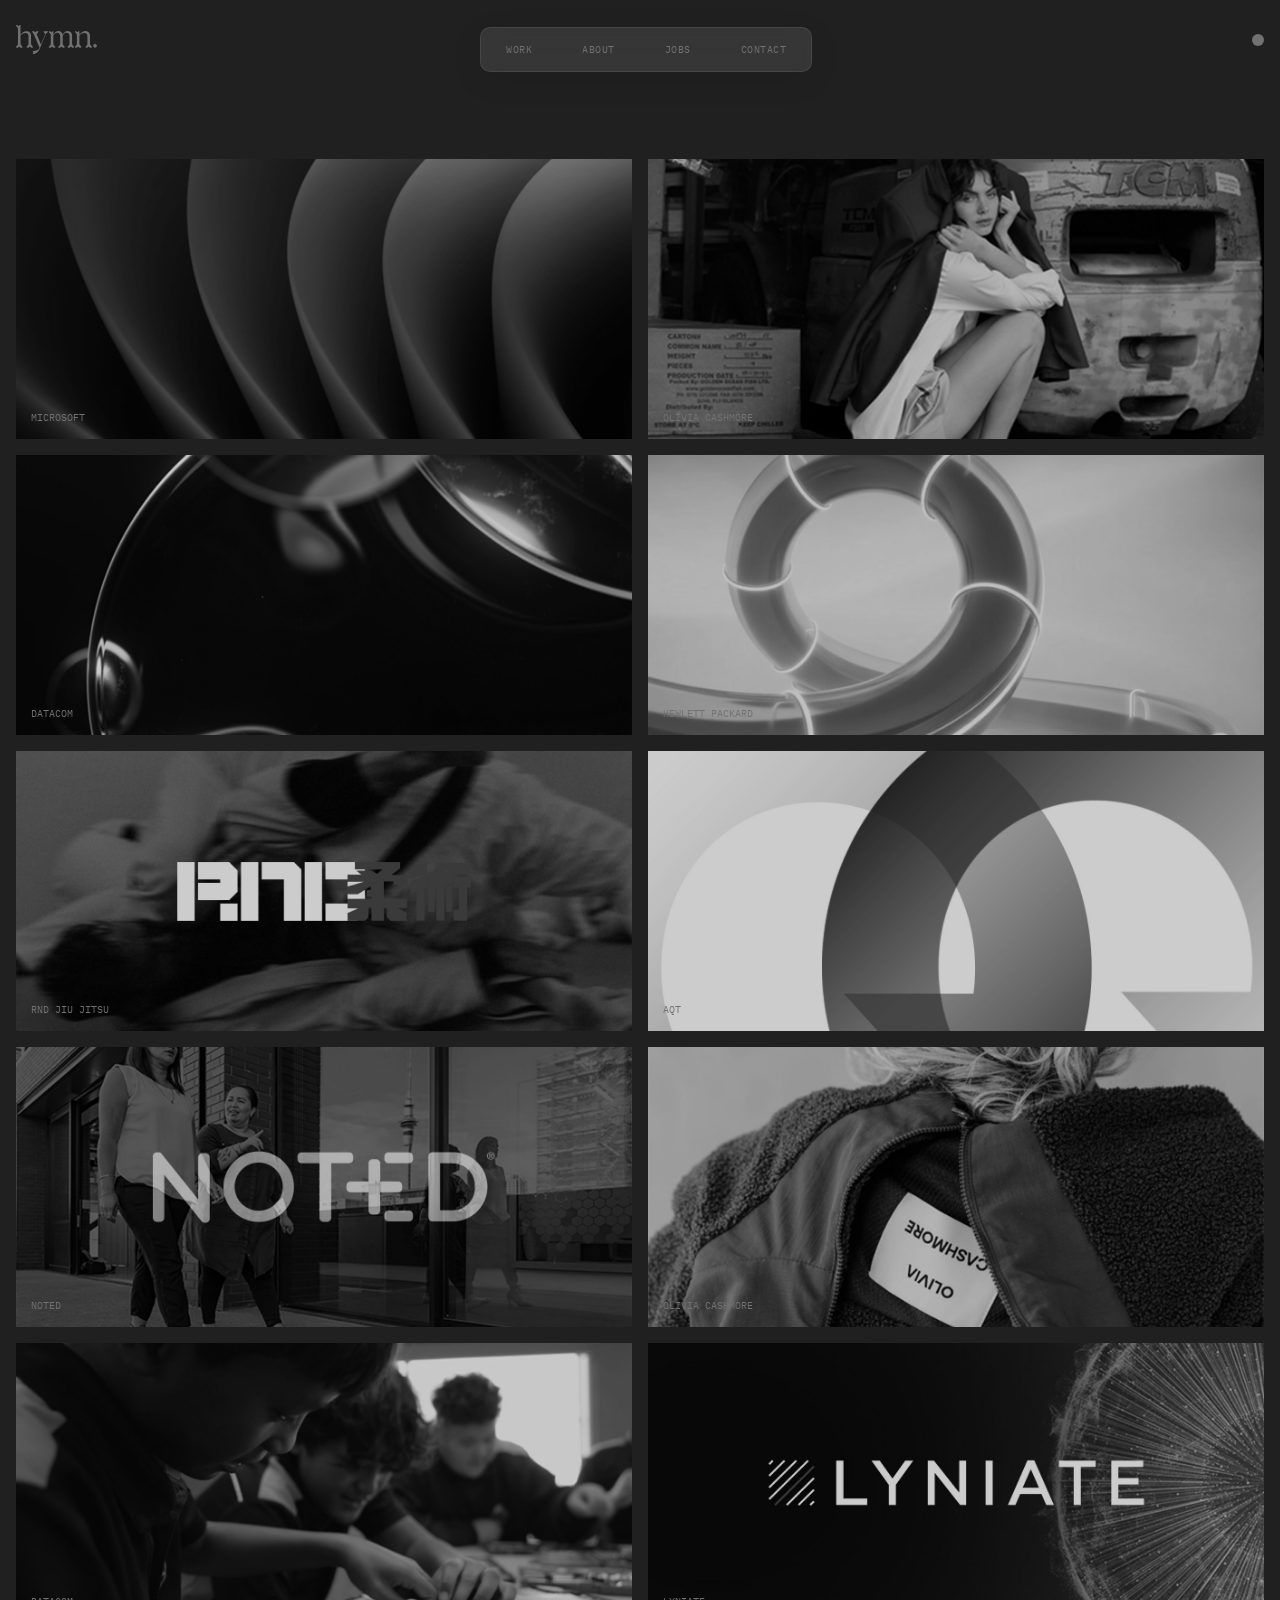
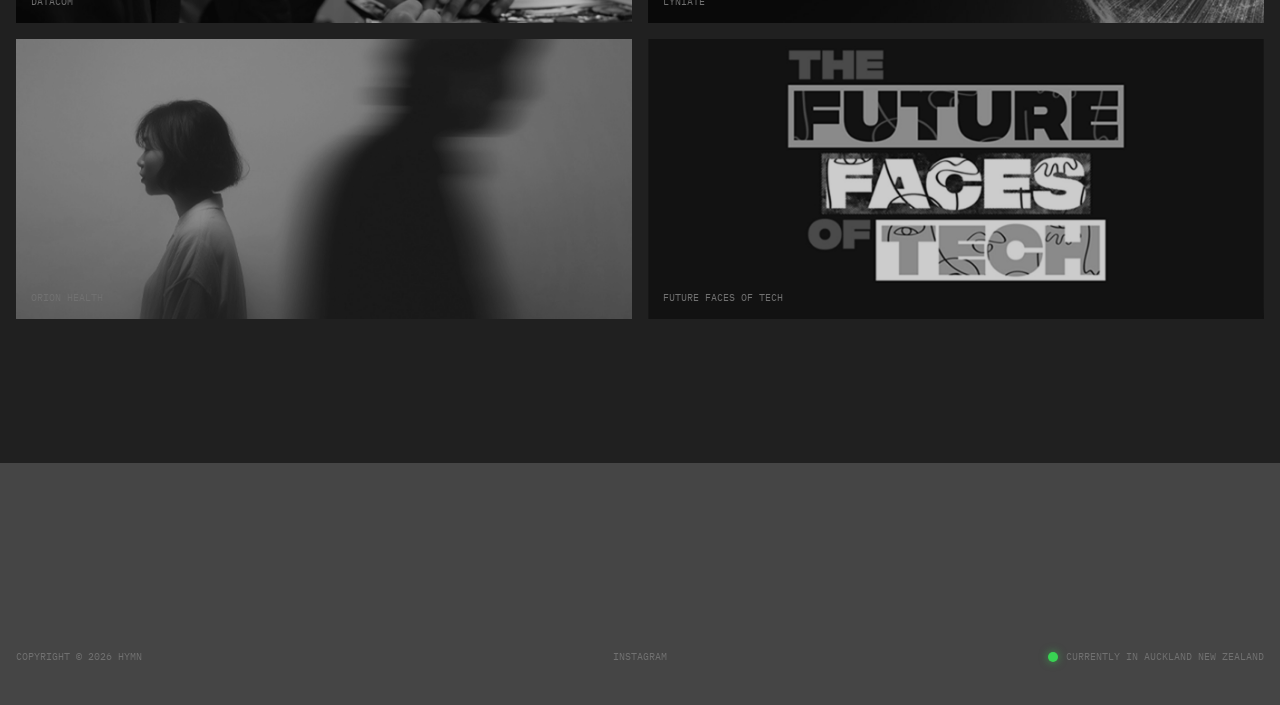
<file: index.html>
<!DOCTYPE html>
<html lang="en">
<head>
  <meta charset="UTF-8" />
  <meta name="viewport" content="width=device-width, initial-scale=1.0"/>
  <title>Hymn</title>
  
  <!-- ─── MODE FLASH FIX ───────────────────── -->
  <script>
    const saved = localStorage.getItem('colorMode');
    const hour = new Date().getHours();
    if (saved === 'light' || (!saved && hour >= 6 && hour < 16)) {
      document.documentElement.classList.add('light-mode');
    }
  </script>
  <link href="https://fonts.googleapis.com/css2?family=IBM+Plex+Mono:wght@400;500&family=IBM+Plex+Sans:wght@300;400&display=swap" rel="stylesheet">
  <link rel="stylesheet" href="/css/index.css">
</head>
<body>

  <!-- ─── HEADER ─────────────────────────────── -->
  <header>

    <!-- Full logo — desktop -->
   <a href="/index.html" class="logo logo-full">
      <svg width="81" height="29" viewBox="0 0 81 29" fill="none" xmlns="http://www.w3.org/2000/svg">
        <g>
          <path d="M34.8125 9.52207C34.2271 8.7255 33.6429 7.92894 33.0576 7.13237C32.9177 6.94176 32.752 6.75703 32.8919 6.497C33.0259 6.24756 33.2598 6.19696 33.5172 6.19931C33.7417 6.20049 33.9662 6.19931 34.1883 6.19931C34.4022 6.42287 34.6021 6.63701 34.8077 6.84645C35.1921 7.23709 35.5071 7.23826 35.8903 6.84881C36.096 6.63937 36.2958 6.42522 36.4944 6.21814H37.3419V9.3997C37.3619 9.40912 37.3819 9.41853 37.4018 9.42794C37.4724 9.31969 37.5405 9.21027 37.6134 9.1032C38.1623 8.29839 38.7735 7.55007 39.581 6.98647C40.8117 6.12636 42.1645 5.88751 43.6056 6.26991C44.9208 6.61937 45.7671 7.51947 46.282 8.75021C46.4054 9.04672 46.4912 9.3597 46.597 9.67503C46.8614 9.30087 47.113 8.91965 47.3904 8.55725C48.1602 7.55124 49.0747 6.70643 50.3089 6.33109C51.8498 5.8628 53.3226 6.03224 54.6014 7.07942C55.3619 7.70185 55.7933 8.55254 55.959 9.51736C56.0389 9.98801 56.0753 10.4704 56.0765 10.9481C56.0871 13.612 56.0812 16.2758 56.0812 18.9397V19.3127C56.5913 20.0022 57.1097 20.7023 57.6269 21.4012C57.7256 21.5353 57.8208 21.6718 57.9242 21.8024C58.0594 21.9718 58.0994 22.1601 58.003 22.3507C57.9078 22.5389 57.728 22.6284 57.5187 22.6296C57.0098 22.6343 56.5008 22.6307 55.9637 22.6307C55.7862 22.4425 55.6028 22.2401 55.4124 22.0448C55.3243 21.9542 55.2291 21.8659 55.1245 21.7977C54.8588 21.6259 54.6155 21.673 54.3334 21.9342C54.0972 22.153 53.8597 22.373 53.5823 22.6307C53.1439 22.6307 52.635 22.6343 52.126 22.6296C51.9074 22.6272 51.724 22.5437 51.6206 22.3377C51.5207 22.1365 51.5877 21.9601 51.7123 21.7918C52.3258 20.967 52.937 20.141 53.5553 19.3056C53.5553 19.1938 53.5553 19.0762 53.5553 18.9597C53.5553 16.6877 53.5635 14.4156 53.5494 12.1436C53.5459 11.5576 53.5118 10.967 53.4225 10.3892C53.359 9.97977 53.2215 9.56914 53.0428 9.1938C52.6314 8.33369 51.8792 7.96777 50.9647 7.87717C49.66 7.74656 48.6151 8.28427 47.7347 9.17968C47.3951 9.52443 47.1306 9.94448 46.845 10.341C46.7815 10.4292 46.7462 10.5575 46.7462 10.6669C46.7415 13.5261 46.7439 16.3864 46.7451 19.2456C46.7451 19.2644 46.7498 19.2844 46.7568 19.3327C47.3116 20.0822 47.8828 20.8529 48.4529 21.6235C48.4999 21.6859 48.5481 21.7483 48.5916 21.813C48.8443 22.2013 48.6527 22.6107 48.1908 22.6272C47.6736 22.646 47.1541 22.6319 46.6804 22.6319C46.4453 22.4083 46.2361 22.2177 46.0363 22.0165C45.6202 21.5977 45.3275 21.5965 44.9138 22.0059C44.7116 22.206 44.4954 22.3907 44.2321 22.6307C43.7901 22.6307 43.2612 22.6484 42.7346 22.626C42.268 22.606 42.087 22.1718 42.3749 21.7789C42.9344 21.0117 43.5033 20.2516 44.0687 19.4892C44.1098 19.4339 44.1498 19.3786 44.2074 19.2974C44.2074 19.2244 44.2074 19.1268 44.2074 19.0303C44.2074 16.6994 44.2133 14.3685 44.2039 12.0377C44.2015 11.3235 44.1768 10.6093 43.9841 9.91153C43.7866 9.19615 43.4551 8.5796 42.7758 8.21956C42.5454 8.09719 42.2915 8.00306 42.0364 7.94894C41.1102 7.75127 40.2322 7.88187 39.4059 8.36899C38.5749 8.85846 37.9425 9.53737 37.4512 10.3563C37.3936 10.4516 37.356 10.574 37.356 10.6846C37.3513 13.5343 37.3537 16.3841 37.3537 19.2338C37.3537 19.2527 37.3584 19.2727 37.3642 19.3244C37.9296 20.0881 38.5114 20.874 39.0932 21.66C39.1344 21.7153 39.1779 21.7683 39.2143 21.8259C39.46 22.2166 39.259 22.6143 38.7923 22.6296C38.2846 22.646 37.7744 22.6331 37.2385 22.6331C37.0469 22.4319 36.8471 22.2177 36.6425 22.0083C36.237 21.5918 35.9291 21.5941 35.5212 22.013C35.3237 22.2166 35.1298 22.4236 34.9312 22.6319C34.4058 22.6319 33.8862 22.646 33.3691 22.6284C32.9024 22.6119 32.7014 22.2048 32.973 21.8259C33.4972 21.0941 34.0367 20.3728 34.5691 19.6468C34.6502 19.5362 34.7302 19.4256 34.8113 19.3139V9.52325L34.8125 9.52207Z" fill="currentColor"/>
          <path d="M4.40442 22.6311C4.19403 22.4111 3.99421 22.1958 3.78852 21.9863C3.40534 21.598 3.09268 21.5992 2.70833 21.9899C2.50263 22.1993 2.30282 22.4134 2.09477 22.6323C1.5917 22.6323 1.09333 22.6299 0.594967 22.6335C0.358713 22.6358 0.174176 22.544 0.056636 22.3405C-0.0667805 22.1275 0.0319527 21.9416 0.15772 21.771C0.679595 21.0615 1.20617 20.3555 1.7304 19.6472C1.8115 19.5378 1.8926 19.426 1.97606 19.3119V3.32053C1.40129 2.54279 0.819467 1.75681 0.237647 0.970833C0.196508 0.915533 0.153018 0.862585 0.117757 0.803754C-0.116147 0.423708 0.0766177 0.0366021 0.523268 0.0083634C0.79596 -0.00810919 1.06983 0.00483356 1.29903 0.00483356C1.54821 0.240156 1.77154 0.44371 1.98781 0.655501C2.36864 1.02849 2.67542 1.03202 3.04567 0.653148C3.25136 0.44371 3.45 0.22839 3.6557 0.0118932H4.50198V9.6413C4.52314 9.65307 4.54429 9.66483 4.56545 9.67778C4.65713 9.57423 4.74881 9.47187 4.83932 9.36833C5.51164 8.59764 6.25332 7.89991 7.10783 7.33867C8.14453 6.65741 9.25763 6.16323 10.5224 6.13499C11.7083 6.10911 12.8226 6.33031 13.7253 7.18453C14.3295 7.75636 14.6539 8.47881 14.8537 9.27184C15.0206 9.9331 15.0429 10.6073 15.0429 11.2827C15.0429 13.8383 15.0429 16.3939 15.0429 18.9495V19.2989C15.6365 20.1014 16.2242 20.8956 16.8119 21.6898C16.8413 21.7287 16.8707 21.7675 16.9012 21.8063C17.0317 21.9746 17.0775 22.1581 16.9753 22.3534C16.8742 22.5452 16.6967 22.6264 16.4898 22.6288C15.9809 22.6346 15.4731 22.6311 15.003 22.6311C14.7585 22.4005 14.5352 22.1981 14.3201 21.9852C13.9298 21.6004 13.623 21.6004 13.241 21.9957C13.0436 22.1993 12.8508 22.4076 12.6428 22.6288C12.1127 22.6288 11.5743 22.6499 11.0395 22.6217C10.5941 22.5993 10.413 22.1769 10.6787 21.8122C11.237 21.045 11.8047 20.2838 12.3748 19.5237C12.4794 19.3837 12.5311 19.2448 12.5311 19.0672C12.5264 16.7469 12.5311 14.4266 12.5252 12.1051C12.5229 11.4109 12.5064 10.7132 12.3231 10.0366C12.1703 9.47422 11.9587 8.93651 11.5085 8.53528C10.8362 7.93639 10.0169 7.81755 9.16947 7.91285C7.75783 8.0717 6.53659 8.70119 5.4423 9.57659C5.10261 9.84838 4.81699 10.1896 4.53254 10.4732V19.3166C5.08498 20.0685 5.65269 20.8403 6.21923 21.6133C6.27095 21.6839 6.32619 21.7545 6.37438 21.8275C6.62945 22.2146 6.43433 22.6111 5.96417 22.6264C5.4564 22.6429 4.94628 22.6299 4.40912 22.6299L4.40442 22.6311Z" fill="currentColor"/>
          <path d="M63.335 22.6318C63.1023 22.4 62.8825 22.1788 62.6603 21.9576C62.2995 21.5987 62.0139 21.6011 61.6566 21.967C61.465 22.1635 61.2746 22.36 61.083 22.5553C61.063 22.5765 61.0371 22.5918 60.9913 22.6259C60.4859 22.6259 59.9569 22.6471 59.4315 22.6189C58.9896 22.5953 58.7921 22.1812 59.0448 21.8152C59.3892 21.3163 59.763 20.8375 60.125 20.3503C60.3178 20.0915 60.5035 19.8267 60.7068 19.5761C60.8585 19.3902 60.9125 19.1926 60.9114 18.9549C60.9055 16.3604 60.9078 13.7648 60.9078 11.1704C60.9078 10.7586 60.8961 10.3479 60.9114 9.93731C60.9219 9.65845 60.8455 9.43019 60.6751 9.20663C60.1403 8.50772 59.6408 7.78058 59.0895 7.09343C58.7263 6.64161 59.0307 6.23215 59.4503 6.2098C59.6748 6.19803 59.9017 6.17803 60.1238 6.20156C60.2355 6.21333 60.3577 6.29569 60.44 6.38041C60.6845 6.6322 60.9125 6.90047 61.0524 7.05696C61.5261 7.18168 61.7741 7.07461 61.9892 6.83222C62.1831 6.61337 62.3982 6.41335 62.5934 6.21686H63.4196V9.58197L63.4761 9.61139C63.5407 9.54785 63.6065 9.48667 63.6677 9.42077C64.4951 8.5289 65.3649 7.68409 66.4251 7.06637C67.6393 6.35923 68.9346 5.98389 70.3545 6.16391C71.2196 6.27333 72.0106 6.55925 72.6477 7.1758C73.2577 7.76646 73.6256 8.50772 73.762 9.33135C73.8877 10.0903 73.9641 10.8657 73.9723 11.6352C73.9982 14.0931 73.9841 16.5511 73.9782 19.009C73.9782 19.2373 74.0405 19.4173 74.1792 19.5985C74.714 20.2986 75.2335 21.0092 75.759 21.7164C75.8918 21.8941 76.0128 22.0788 75.8929 22.307C75.7731 22.5377 75.5685 22.633 75.3111 22.6318C74.8316 22.6294 74.3532 22.6318 73.876 22.6318C73.6456 22.4012 73.4258 22.18 73.2048 21.9599C72.8393 21.5975 72.5666 21.5987 72.2022 21.9635C72.0012 22.1647 71.8037 22.3671 71.6039 22.5694C71.5898 22.5836 71.5722 22.593 71.524 22.6283C71.0303 22.6283 70.5014 22.6494 69.976 22.6212C69.5082 22.5965 69.3284 22.1553 69.6128 21.767C70.1676 21.0092 70.7365 20.2609 71.2877 19.5008C71.3665 19.3914 71.4217 19.2361 71.4217 19.1008C71.4253 16.5746 71.4264 14.0484 71.4112 11.5222C71.4065 10.7962 71.3066 10.0773 71.0104 9.40195C70.6413 8.56302 69.9972 8.09002 69.0921 7.95001C67.9896 7.7794 66.9776 8.0712 66.0032 8.53949C65.1346 8.95719 64.3353 9.47843 63.6794 10.1985C63.4984 10.3962 63.4197 10.6115 63.4208 10.8868C63.4291 13.5801 63.4279 16.2722 63.422 18.9655C63.422 19.1926 63.4749 19.3773 63.6136 19.5597C64.1519 20.2692 64.6785 20.9881 65.2086 21.7023C65.3461 21.887 65.4801 22.0741 65.3497 22.3176C65.218 22.5624 64.9959 22.6341 64.7326 22.6318C64.2636 22.6283 63.7934 22.6318 63.3327 22.6318H63.335Z" fill="currentColor"/>
          <path d="M29.3541 8.94053C28.9063 8.43341 28.4714 7.94277 28.0377 7.45094C27.9084 7.30387 27.7732 7.16149 27.6545 7.00618C27.4265 6.70967 27.5405 6.34963 27.8966 6.2355C27.9883 6.20608 28.0894 6.19785 28.1858 6.19667C29.2824 6.19432 30.3779 6.19549 31.4745 6.19667C31.5521 6.19667 31.6332 6.20138 31.7073 6.22138C32.0305 6.30492 32.1645 6.67438 31.9682 6.945C31.9224 7.00736 31.8636 7.06148 31.8083 7.11561C31.2383 7.66744 30.6635 8.21339 30.1017 8.77228C29.9736 8.89935 29.8584 9.05702 29.789 9.22175C27.8097 13.9411 25.8362 18.6629 23.8639 23.3846C23.3408 24.6366 22.7272 25.832 21.8222 26.8615C20.9148 27.8923 19.824 28.6112 18.4653 28.8771C18.0833 28.9512 17.6895 28.9759 17.3004 28.9971C16.9854 29.0147 16.8127 28.8383 16.7892 28.5182C16.7809 28.4017 16.788 28.2841 16.788 28.1723C16.9255 28.0429 17.0618 27.9299 17.1806 27.8017C17.418 27.544 17.4062 27.2957 17.15 27.0592C17.043 26.9592 16.9243 26.871 16.7903 26.7604C16.8091 26.4968 16.7127 26.212 16.909 25.9144C17.063 25.9038 17.2346 25.8826 17.4062 25.8802C18.5805 25.8697 19.7288 25.6943 20.8231 25.2613C21.6788 24.9237 22.471 24.4707 22.9988 23.6823C23.1915 23.3941 23.3326 23.0646 23.4595 22.7387C23.5007 22.634 23.4407 22.4728 23.3902 22.3528C22.5791 20.4125 21.7634 18.4758 20.9489 16.5379C19.9862 14.2471 19.0248 11.955 18.0574 9.66651C17.9822 9.48884 17.8823 9.31705 17.7683 9.16056C17.2593 8.46636 16.7445 7.77569 16.2238 7.08972C16.0827 6.90382 16.0005 6.71438 16.1074 6.49435C16.212 6.27903 16.4071 6.19667 16.6399 6.19667C17.1382 6.19667 17.6366 6.19667 18.1538 6.19667C18.3336 6.41317 18.5158 6.62967 18.6945 6.84852C19.0518 7.28622 19.4937 7.2921 19.8499 6.86146C20.0309 6.64261 20.2119 6.42611 20.4023 6.19785C20.9101 6.19785 21.4179 6.19785 21.9256 6.19785C22.1595 6.19785 22.3511 6.28845 22.4534 6.50377C22.5521 6.71085 22.4863 6.90146 22.3558 7.07913C21.8622 7.74862 21.3697 8.4193 20.8783 9.08996C20.8208 9.1688 20.7643 9.24763 20.6891 9.35235C22.0949 12.6975 23.503 16.0461 24.9252 19.4289C26.4074 15.9179 27.8755 12.441 29.3541 8.94053Z" fill="currentColor"/>
          <path d="M78.9702 22.8094C78.8056 22.7165 78.614 22.653 78.4824 22.5259C78.0686 22.1247 77.6714 21.7058 77.2776 21.2846C77.0026 20.9904 77.0073 20.5739 77.287 20.2774C77.6831 19.8573 78.0851 19.4443 78.493 19.0372C78.8009 18.7289 79.257 18.7266 79.5708 19.0337C79.9693 19.4232 80.3618 19.8197 80.7427 20.2268C81.1023 20.6115 81.0812 21.008 80.7109 21.3881C80.356 21.7517 80.008 22.1223 79.6507 22.4835C79.4732 22.6624 79.2605 22.7765 78.969 22.8106L78.9702 22.8094Z" fill="currentColor"/>
        </g>
      </svg>
    </a>

<!-- Monogram — tablet/mobile -->
<a href="/index.html" class="logo logo-mark">

  <!-- Light mode pre-hover -->
  <svg class="mark-light-default" width="29" height="29" viewBox="0 0 42 42" fill="none" xmlns="http://www.w3.org/2000/svg">
    <circle cx="21" cy="21" r="21" fill="#C1C1C1"/>
    <path d="M23.1004 28.8694C21.7055 30.0985 19.5795 30.1659 18.089 29.0546C17.9878 28.9761 17.8865 28.8919 17.7909 28.8021C15.8111 26.8883 13.9101 24.8904 12.0259 22.8812C10.7098 21.4782 10.7323 19.4914 12.0709 18.0772C13.9663 16.0736 15.8899 14.1037 17.8416 12.1619C19.3151 10.6915 21.4974 10.6802 22.9991 12.145C24.9058 14.0027 26.7843 15.894 28.6066 17.8358C30.3277 19.671 30.2265 21.5623 28.4548 23.3751C26.7562 25.1093 25.0914 26.8771 23.3816 28.6001C23.286 28.6955 23.1903 28.7853 23.0947 28.8751L23.1004 28.8694Z" fill="#999999"/>
  </svg>

  <!-- Light mode hover -->
  <svg class="mark-light-hover" width="29" height="29" viewBox="0 0 42 42" fill="none" xmlns="http://www.w3.org/2000/svg">
    <circle cx="21" cy="21" r="21" fill="#717171"/>
    <path d="M23.1004 28.8694C21.7055 30.0985 19.5795 30.1659 18.089 29.0546C17.9878 28.9761 17.8865 28.8919 17.7909 28.8021C15.8111 26.8883 13.9101 24.8904 12.0259 22.8812C10.7098 21.4782 10.7323 19.4914 12.0709 18.0772C13.9663 16.0736 15.8899 14.1037 17.8416 12.1619C19.3151 10.6915 21.4974 10.6802 22.9991 12.145C24.9058 14.0027 26.7843 15.894 28.6066 17.8358C30.3277 19.671 30.2265 21.5623 28.4548 23.3751C26.7562 25.1093 25.0914 26.8771 23.3816 28.6001C23.286 28.6955 23.1903 28.7853 23.0947 28.8751L23.1004 28.8694Z" fill="#313131"/>
  </svg>

  <!-- Dark mode pre-hover -->
  <svg class="mark-dark-default" width="29" height="29" viewBox="0 0 42 42" fill="none" xmlns="http://www.w3.org/2000/svg">
    <circle cx="21" cy="21" r="21" fill="#484848"/>
    <path d="M23.1004 28.8694C21.7055 30.0985 19.5795 30.1659 18.089 29.0546C17.9878 28.9761 17.8865 28.8919 17.7909 28.8021C15.8111 26.8883 13.9101 24.8904 12.0259 22.8812C10.7098 21.4782 10.7323 19.4914 12.0709 18.0772C13.9663 16.0736 15.8899 14.1037 17.8416 12.1619C19.3151 10.6915 21.4974 10.6802 22.9991 12.145C24.9058 14.0027 26.7843 15.894 28.6066 17.8358C30.3277 19.671 30.2265 21.5623 28.4548 23.3751C26.7562 25.1093 25.0914 26.8771 23.3816 28.6001C23.286 28.6955 23.1903 28.7853 23.0947 28.8751L23.1004 28.8694Z" fill="#313131"/>
  </svg>

  <!-- Dark mode hover -->
  <svg class="mark-dark-hover" width="29" height="29" viewBox="0 0 42 42" fill="none" xmlns="http://www.w3.org/2000/svg">
    <circle cx="21" cy="21" r="21" fill="#717171"/>
    <path d="M23.1004 28.8694C21.7055 30.0985 19.5795 30.1659 18.089 29.0546C17.9878 28.9761 17.8865 28.8919 17.7909 28.8021C15.8111 26.8883 13.9101 24.8904 12.0259 22.8812C10.7098 21.4782 10.7323 19.4914 12.0709 18.0772C13.9663 16.0736 15.8899 14.1037 17.8416 12.1619C19.3151 10.6915 21.4974 10.6802 22.9991 12.145C24.9058 14.0027 26.7843 15.894 28.6066 17.8358C30.3277 19.671 30.2265 21.5623 28.4548 23.3751C26.7562 25.1093 25.0914 26.8771 23.3816 28.6001C23.286 28.6955 23.1903 28.7853 23.0947 28.8751L23.1004 28.8694Z" fill="#313131"/>
  </svg>

</a>

<nav>
  <a href="/index.html">Work</a>
  <a href="/about.html">About</a>
  <a href="/jobs.html">Jobs</a>
  <a href="/contact.html">Contact</a>
</nav>

  </header>

  <!-- ─── MODE TOGGLE ───────────────────────── -->
  <div class="mode-toggle" id="modeToggle">
    <div class="toggle-outline"></div>
    <div class="toggle-solid"></div>
  </div>

  <!-- ─── MAIN GRID ─────────────────────────── -->
  <main>
    <div class="grid">

      <!-- Row 1 -->
      <a href="/work/microsoft-ai-roadshow.html" style="display:contents">
        <div class="card">
          <img src="/images/index/microsoft-ai-roadshow.jpg" alt="Microsoft AI Training Roadshow" />
          <div class="card-overlay"></div>
          <span class="card-client">Microsoft</span>
          <span class="card-title">AI Training Roadshow</span>
        </div>
      </a>

      <div class="card">
        <img src="/images/index/olivia-cashmore-website.jpg" alt="Olivia Cashmore Website" />
        <div class="card-overlay"></div>
        <span class="card-client">Olivia Cashmore</span>
        <span class="card-title">Website Experience</span>
      </div>

      <div class="card">
        <img src="/images/index/datacom-always-solving.jpg" alt="Datacom Always Solving" />
        <div class="card-overlay"></div>
        <span class="card-client">Datacom</span>
        <span class="card-title">Always Solving</span>
      </div>

      <div class="card">
        <img src="/images/index/hp-datacom-partner-video.jpg" alt="HP Datacom Partner Video" />
        <div class="card-overlay"></div>
        <span class="card-client">Hewlett Packard</span>
        <span class="card-title">Partner Video</span>
      </div>

      <!-- Row 2 -->
      <div class="card">
        <img src="/images/index/rnd-jj.jpg" alt="RND Jiu Jitsu" />
        <div class="card-overlay"></div>
        <span class="card-client">RND Jiu Jitsu</span>
        <span class="card-title">Brand Identity</span>
      </div>

      <div class="card">
        <img src="/images/index/aqt-brand-identity.jpg" alt="AQT Brand Identity" />
        <div class="card-overlay"></div>
        <span class="card-client">AQT</span>
        <span class="card-title">Brand Identity</span>
      </div>

      <div class="card">
        <img src="/images/index/noted-website-design.jpg" alt="Noted Website Experience" />
        <div class="card-overlay"></div>
        <span class="card-client">Noted</span>
        <span class="card-title">Website Experience</span>
      </div>

      <div class="card">
        <img src="/images/index/olivia-cashmore-brand-identity.jpg" alt="Olivia Cashmore Brand Identity" />
        <div class="card-overlay"></div>
        <span class="card-client">Olivia Cashmore</span>
        <span class="card-title">Brand Identity</span>
      </div>

      <!-- Row 3 -->
      <div class="card">
        <img src="/images/index/e-waste-video.jpg" alt="Datacom E Waste Video" />
        <div class="card-overlay"></div>
        <span class="card-client">Datacom</span>
        <span class="card-title">E Waste for Good</span>
      </div>

      <div class="card">
        <img src="/images/index/lyniate-brand-identity.jpg" alt="Lyniate Brand Identity" />
        <div class="card-overlay"></div>
        <span class="card-client">Lyniate</span>
        <span class="card-title">Brand Identity</span>
      </div>

      <div class="card">
        <img src="/images/index/orion-health-blog-site.jpg" alt="Orion Health Blog Site" />
        <div class="card-overlay"></div>
        <span class="card-client">Orion Health</span>
        <span class="card-title">Blog Experience</span>
      </div>

      <div class="card">
        <img src="/images/index/future-faces-of-tech.jpg" alt="Future Faces of Tech" />
        <div class="card-overlay"></div>
        <span class="card-client">Future Faces of Tech</span>
        <span class="card-title">Event Visuals</span>
      </div>

    </div>
  </main>

<!-- ─── FOOTER ────────────────────────────── -->
  <footer>
    <span class="footer-copyright">Copyright © 2026 HYMN</span>
    <a href="https://www.instagram.com/hymncreative/" target="_blank" class="footer-instagram">Instagram</a>
    <div class="footer-location">
      <span class="status-dot"></span>
      <span>Currently in Auckland New Zealand</span>
    </div>
  </footer>

  <!-- ─── BOTTOM NAV — MOBILE ONLY ────────── -->
<nav class="bottom-nav">
  <a href="/index.html">Work</a>
  <a href="/about.html">About</a>
  <a href="/jobs.html">Jobs</a>
  <a href="/contact.html">Contact</a>
</nav>

<script src="/js/main.js"></script>

</body>
</html>
</file>
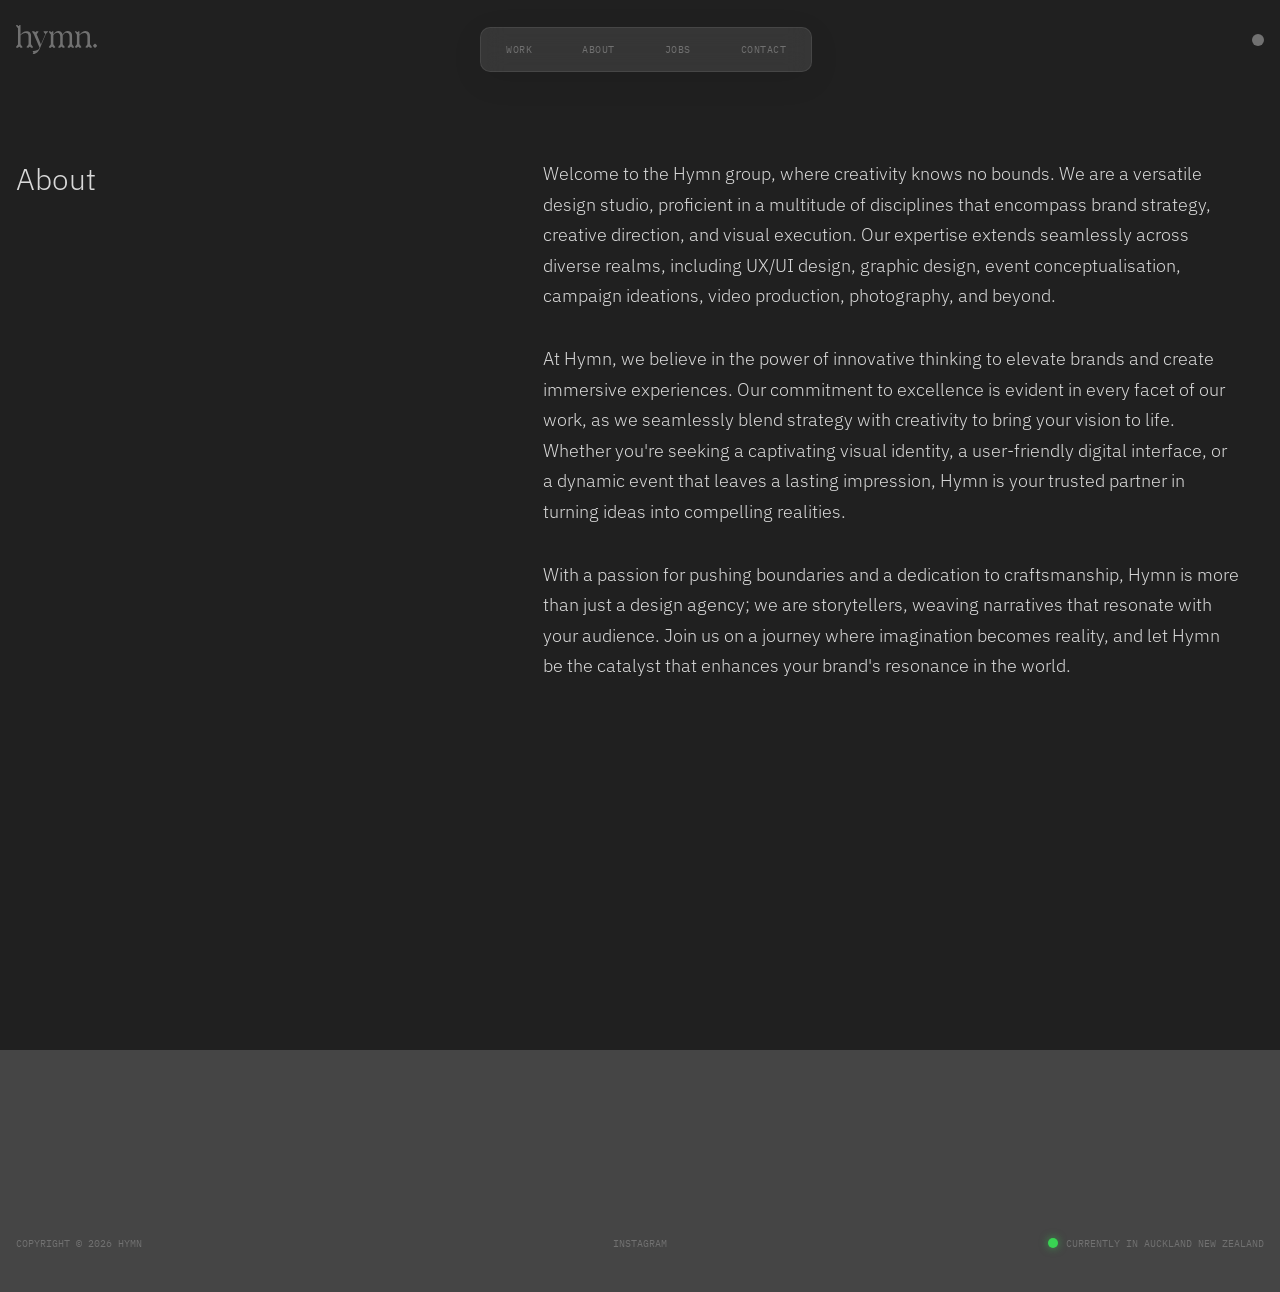
<file: about.html>
<!DOCTYPE html>
<html lang="en">
<head>
  <meta charset="UTF-8" />
  <meta name="viewport" content="width=device-width, initial-scale=1.0"/>
  <title>Hymn</title>
  
  <!-- ─── MODE FLASH FIX ───────────────────── -->
  <script>
    const saved = localStorage.getItem('colorMode');
    const hour = new Date().getHours();
    if (saved === 'light' || (!saved && hour >= 6 && hour < 16)) {
      document.documentElement.classList.add('light-mode');
    }
  </script>
  <link href="https://fonts.googleapis.com/css2?family=IBM+Plex+Mono:wght@400;500&family=IBM+Plex+Sans:wght@300;400;500&display=swap" rel="stylesheet">
  <link rel="stylesheet" href="/css/about.css">
</head>

<body>

  <!-- ─── HEADER ─────────────────────────────── -->
  <header>

    <!-- Full logo — desktop -->
    <a href="/index.html" class="logo logo-full">
      <svg width="81" height="29" viewBox="0 0 81 29" fill="none" xmlns="http://www.w3.org/2000/svg">
        <g>
          <path d="M34.8125 9.52207C34.2271 8.7255 33.6429 7.92894 33.0576 7.13237C32.9177 6.94176 32.752 6.75703 32.8919 6.497C33.0259 6.24756 33.2598 6.19696 33.5172 6.19931C33.7417 6.20049 33.9662 6.19931 34.1883 6.19931C34.4022 6.42287 34.6021 6.63701 34.8077 6.84645C35.1921 7.23709 35.5071 7.23826 35.8903 6.84881C36.096 6.63937 36.2958 6.42522 36.4944 6.21814H37.3419V9.3997C37.3619 9.40912 37.3819 9.41853 37.4018 9.42794C37.4724 9.31969 37.5405 9.21027 37.6134 9.1032C38.1623 8.29839 38.7735 7.55007 39.581 6.98647C40.8117 6.12636 42.1645 5.88751 43.6056 6.26991C44.9208 6.61937 45.7671 7.51947 46.282 8.75021C46.4054 9.04672 46.4912 9.3597 46.597 9.67503C46.8614 9.30087 47.113 8.91965 47.3904 8.55725C48.1602 7.55124 49.0747 6.70643 50.3089 6.33109C51.8498 5.8628 53.3226 6.03224 54.6014 7.07942C55.3619 7.70185 55.7933 8.55254 55.959 9.51736C56.0389 9.98801 56.0753 10.4704 56.0765 10.9481C56.0871 13.612 56.0812 16.2758 56.0812 18.9397V19.3127C56.5913 20.0022 57.1097 20.7023 57.6269 21.4012C57.7256 21.5353 57.8208 21.6718 57.9242 21.8024C58.0594 21.9718 58.0994 22.1601 58.003 22.3507C57.9078 22.5389 57.728 22.6284 57.5187 22.6296C57.0098 22.6343 56.5008 22.6307 55.9637 22.6307C55.7862 22.4425 55.6028 22.2401 55.4124 22.0448C55.3243 21.9542 55.2291 21.8659 55.1245 21.7977C54.8588 21.6259 54.6155 21.673 54.3334 21.9342C54.0972 22.153 53.8597 22.373 53.5823 22.6307C53.1439 22.6307 52.635 22.6343 52.126 22.6296C51.9074 22.6272 51.724 22.5437 51.6206 22.3377C51.5207 22.1365 51.5877 21.9601 51.7123 21.7918C52.3258 20.967 52.937 20.141 53.5553 19.3056C53.5553 19.1938 53.5553 19.0762 53.5553 18.9597C53.5553 16.6877 53.5635 14.4156 53.5494 12.1436C53.5459 11.5576 53.5118 10.967 53.4225 10.3892C53.359 9.97977 53.2215 9.56914 53.0428 9.1938C52.6314 8.33369 51.8792 7.96777 50.9647 7.87717C49.66 7.74656 48.6151 8.28427 47.7347 9.17968C47.3951 9.52443 47.1306 9.94448 46.845 10.341C46.7815 10.4292 46.7462 10.5575 46.7462 10.6669C46.7415 13.5261 46.7439 16.3864 46.7451 19.2456C46.7451 19.2644 46.7498 19.2844 46.7568 19.3327C47.3116 20.0822 47.8828 20.8529 48.4529 21.6235C48.4999 21.6859 48.5481 21.7483 48.5916 21.813C48.8443 22.2013 48.6527 22.6107 48.1908 22.6272C47.6736 22.646 47.1541 22.6319 46.6804 22.6319C46.4453 22.4083 46.2361 22.2177 46.0363 22.0165C45.6202 21.5977 45.3275 21.5965 44.9138 22.0059C44.7116 22.206 44.4954 22.3907 44.2321 22.6307C43.7901 22.6307 43.2612 22.6484 42.7346 22.626C42.268 22.606 42.087 22.1718 42.3749 21.7789C42.9344 21.0117 43.5033 20.2516 44.0687 19.4892C44.1098 19.4339 44.1498 19.3786 44.2074 19.2974C44.2074 19.2244 44.2074 19.1268 44.2074 19.0303C44.2074 16.6994 44.2133 14.3685 44.2039 12.0377C44.2015 11.3235 44.1768 10.6093 43.9841 9.91153C43.7866 9.19615 43.4551 8.5796 42.7758 8.21956C42.5454 8.09719 42.2915 8.00306 42.0364 7.94894C41.1102 7.75127 40.2322 7.88187 39.4059 8.36899C38.5749 8.85846 37.9425 9.53737 37.4512 10.3563C37.3936 10.4516 37.356 10.574 37.356 10.6846C37.3513 13.5343 37.3537 16.3841 37.3537 19.2338C37.3537 19.2527 37.3584 19.2727 37.3642 19.3244C37.9296 20.0881 38.5114 20.874 39.0932 21.66C39.1344 21.7153 39.1779 21.7683 39.2143 21.8259C39.46 22.2166 39.259 22.6143 38.7923 22.6296C38.2846 22.646 37.7744 22.6331 37.2385 22.6331C37.0469 22.4319 36.8471 22.2177 36.6425 22.0083C36.237 21.5918 35.9291 21.5941 35.5212 22.013C35.3237 22.2166 35.1298 22.4236 34.9312 22.6319C34.4058 22.6319 33.8862 22.646 33.3691 22.6284C32.9024 22.6119 32.7014 22.2048 32.973 21.8259C33.4972 21.0941 34.0367 20.3728 34.5691 19.6468C34.6502 19.5362 34.7302 19.4256 34.8113 19.3139V9.52325L34.8125 9.52207Z" fill="currentColor"/>
          <path d="M4.40442 22.6311C4.19403 22.4111 3.99421 22.1958 3.78852 21.9863C3.40534 21.598 3.09268 21.5992 2.70833 21.9899C2.50263 22.1993 2.30282 22.4134 2.09477 22.6323C1.5917 22.6323 1.09333 22.6299 0.594967 22.6335C0.358713 22.6358 0.174176 22.544 0.056636 22.3405C-0.0667805 22.1275 0.0319527 21.9416 0.15772 21.771C0.679595 21.0615 1.20617 20.3555 1.7304 19.6472C1.8115 19.5378 1.8926 19.426 1.97606 19.3119V3.32053C1.40129 2.54279 0.819467 1.75681 0.237647 0.970833C0.196508 0.915533 0.153018 0.862585 0.117757 0.803754C-0.116147 0.423708 0.0766177 0.0366021 0.523268 0.0083634C0.79596 -0.00810919 1.06983 0.00483356 1.29903 0.00483356C1.54821 0.240156 1.77154 0.44371 1.98781 0.655501C2.36864 1.02849 2.67542 1.03202 3.04567 0.653148C3.25136 0.44371 3.45 0.22839 3.6557 0.0118932H4.50198V9.6413C4.52314 9.65307 4.54429 9.66483 4.56545 9.67778C4.65713 9.57423 4.74881 9.47187 4.83932 9.36833C5.51164 8.59764 6.25332 7.89991 7.10783 7.33867C8.14453 6.65741 9.25763 6.16323 10.5224 6.13499C11.7083 6.10911 12.8226 6.33031 13.7253 7.18453C14.3295 7.75636 14.6539 8.47881 14.8537 9.27184C15.0206 9.9331 15.0429 10.6073 15.0429 11.2827C15.0429 13.8383 15.0429 16.3939 15.0429 18.9495V19.2989C15.6365 20.1014 16.2242 20.8956 16.8119 21.6898C16.8413 21.7287 16.8707 21.7675 16.9012 21.8063C17.0317 21.9746 17.0775 22.1581 16.9753 22.3534C16.8742 22.5452 16.6967 22.6264 16.4898 22.6288C15.9809 22.6346 15.4731 22.6311 15.003 22.6311C14.7585 22.4005 14.5352 22.1981 14.3201 21.9852C13.9298 21.6004 13.623 21.6004 13.241 21.9957C13.0436 22.1993 12.8508 22.4076 12.6428 22.6288C12.1127 22.6288 11.5743 22.6499 11.0395 22.6217C10.5941 22.5993 10.413 22.1769 10.6787 21.8122C11.237 21.045 11.8047 20.2838 12.3748 19.5237C12.4794 19.3837 12.5311 19.2448 12.5311 19.0672C12.5264 16.7469 12.5311 14.4266 12.5252 12.1051C12.5229 11.4109 12.5064 10.7132 12.3231 10.0366C12.1703 9.47422 11.9587 8.93651 11.5085 8.53528C10.8362 7.93639 10.0169 7.81755 9.16947 7.91285C7.75783 8.0717 6.53659 8.70119 5.4423 9.57659C5.10261 9.84838 4.81699 10.1896 4.53254 10.4732V19.3166C5.08498 20.0685 5.65269 20.8403 6.21923 21.6133C6.27095 21.6839 6.32619 21.7545 6.37438 21.8275C6.62945 22.2146 6.43433 22.6111 5.96417 22.6264C5.4564 22.6429 4.94628 22.6299 4.40912 22.6299L4.40442 22.6311Z" fill="currentColor"/>
          <path d="M63.335 22.6318C63.1023 22.4 62.8825 22.1788 62.6603 21.9576C62.2995 21.5987 62.0139 21.6011 61.6566 21.967C61.465 22.1635 61.2746 22.36 61.083 22.5553C61.063 22.5765 61.0371 22.5918 60.9913 22.6259C60.4859 22.6259 59.9569 22.6471 59.4315 22.6189C58.9896 22.5953 58.7921 22.1812 59.0448 21.8152C59.3892 21.3163 59.763 20.8375 60.125 20.3503C60.3178 20.0915 60.5035 19.8267 60.7068 19.5761C60.8585 19.3902 60.9125 19.1926 60.9114 18.9549C60.9055 16.3604 60.9078 13.7648 60.9078 11.1704C60.9078 10.7586 60.8961 10.3479 60.9114 9.93731C60.9219 9.65845 60.8455 9.43019 60.6751 9.20663C60.1403 8.50772 59.6408 7.78058 59.0895 7.09343C58.7263 6.64161 59.0307 6.23215 59.4503 6.2098C59.6748 6.19803 59.9017 6.17803 60.1238 6.20156C60.2355 6.21333 60.3577 6.29569 60.44 6.38041C60.6845 6.6322 60.9125 6.90047 61.0524 7.05696C61.5261 7.18168 61.7741 7.07461 61.9892 6.83222C62.1831 6.61337 62.3982 6.41335 62.5934 6.21686H63.4196V9.58197L63.4761 9.61139C63.5407 9.54785 63.6065 9.48667 63.6677 9.42077C64.4951 8.5289 65.3649 7.68409 66.4251 7.06637C67.6393 6.35923 68.9346 5.98389 70.3545 6.16391C71.2196 6.27333 72.0106 6.55925 72.6477 7.1758C73.2577 7.76646 73.6256 8.50772 73.762 9.33135C73.8877 10.0903 73.9641 10.8657 73.9723 11.6352C73.9982 14.0931 73.9841 16.5511 73.9782 19.009C73.9782 19.2373 74.0405 19.4173 74.1792 19.5985C74.714 20.2986 75.2335 21.0092 75.759 21.7164C75.8918 21.8941 76.0128 22.0788 75.8929 22.307C75.7731 22.5377 75.5685 22.633 75.3111 22.6318C74.8316 22.6294 74.3532 22.6318 73.876 22.6318C73.6456 22.4012 73.4258 22.18 73.2048 21.9599C72.8393 21.5975 72.5666 21.5987 72.2022 21.9635C72.0012 22.1647 71.8037 22.3671 71.6039 22.5694C71.5898 22.5836 71.5722 22.593 71.524 22.6283C71.0303 22.6283 70.5014 22.6494 69.976 22.6212C69.5082 22.5965 69.3284 22.1553 69.6128 21.767C70.1676 21.0092 70.7365 20.2609 71.2877 19.5008C71.3665 19.3914 71.4217 19.2361 71.4217 19.1008C71.4253 16.5746 71.4264 14.0484 71.4112 11.5222C71.4065 10.7962 71.3066 10.0773 71.0104 9.40195C70.6413 8.56302 69.9972 8.09002 69.0921 7.95001C67.9896 7.7794 66.9776 8.0712 66.0032 8.53949C65.1346 8.95719 64.3353 9.47843 63.6794 10.1985C63.4984 10.3962 63.4197 10.6115 63.4208 10.8868C63.4291 13.5801 63.4279 16.2722 63.422 18.9655C63.422 19.1926 63.4749 19.3773 63.6136 19.5597C64.1519 20.2692 64.6785 20.9881 65.2086 21.7023C65.3461 21.887 65.4801 22.0741 65.3497 22.3176C65.218 22.5624 64.9959 22.6341 64.7326 22.6318C64.2636 22.6283 63.7934 22.6318 63.3327 22.6318H63.335Z" fill="currentColor"/>
          <path d="M29.3541 8.94053C28.9063 8.43341 28.4714 7.94277 28.0377 7.45094C27.9084 7.30387 27.7732 7.16149 27.6545 7.00618C27.4265 6.70967 27.5405 6.34963 27.8966 6.2355C27.9883 6.20608 28.0894 6.19785 28.1858 6.19667C29.2824 6.19432 30.3779 6.19549 31.4745 6.19667C31.5521 6.19667 31.6332 6.20138 31.7073 6.22138C32.0305 6.30492 32.1645 6.67438 31.9682 6.945C31.9224 7.00736 31.8636 7.06148 31.8083 7.11561C31.2383 7.66744 30.6635 8.21339 30.1017 8.77228C29.9736 8.89935 29.8584 9.05702 29.789 9.22175C27.8097 13.9411 25.8362 18.6629 23.8639 23.3846C23.3408 24.6366 22.7272 25.832 21.8222 26.8615C20.9148 27.8923 19.824 28.6112 18.4653 28.8771C18.0833 28.9512 17.6895 28.9759 17.3004 28.9971C16.9854 29.0147 16.8127 28.8383 16.7892 28.5182C16.7809 28.4017 16.788 28.2841 16.788 28.1723C16.9255 28.0429 17.0618 27.9299 17.1806 27.8017C17.418 27.544 17.4062 27.2957 17.15 27.0592C17.043 26.9592 16.9243 26.871 16.7903 26.7604C16.8091 26.4968 16.7127 26.212 16.909 25.9144C17.063 25.9038 17.2346 25.8826 17.4062 25.8802C18.5805 25.8697 19.7288 25.6943 20.8231 25.2613C21.6788 24.9237 22.471 24.4707 22.9988 23.6823C23.1915 23.3941 23.3326 23.0646 23.4595 22.7387C23.5007 22.634 23.4407 22.4728 23.3902 22.3528C22.5791 20.4125 21.7634 18.4758 20.9489 16.5379C19.9862 14.2471 19.0248 11.955 18.0574 9.66651C17.9822 9.48884 17.8823 9.31705 17.7683 9.16056C17.2593 8.46636 16.7445 7.77569 16.2238 7.08972C16.0827 6.90382 16.0005 6.71438 16.1074 6.49435C16.212 6.27903 16.4071 6.19667 16.6399 6.19667C17.1382 6.19667 17.6366 6.19667 18.1538 6.19667C18.3336 6.41317 18.5158 6.62967 18.6945 6.84852C19.0518 7.28622 19.4937 7.2921 19.8499 6.86146C20.0309 6.64261 20.2119 6.42611 20.4023 6.19785C20.9101 6.19785 21.4179 6.19785 21.9256 6.19785C22.1595 6.19785 22.3511 6.28845 22.4534 6.50377C22.5521 6.71085 22.4863 6.90146 22.3558 7.07913C21.8622 7.74862 21.3697 8.4193 20.8783 9.08996C20.8208 9.1688 20.7643 9.24763 20.6891 9.35235C22.0949 12.6975 23.503 16.0461 24.9252 19.4289C26.4074 15.9179 27.8755 12.441 29.3541 8.94053Z" fill="currentColor"/>
          <path d="M78.9702 22.8094C78.8056 22.7165 78.614 22.653 78.4824 22.5259C78.0686 22.1247 77.6714 21.7058 77.2776 21.2846C77.0026 20.9904 77.0073 20.5739 77.287 20.2774C77.6831 19.8573 78.0851 19.4443 78.493 19.0372C78.8009 18.7289 79.257 18.7266 79.5708 19.0337C79.9693 19.4232 80.3618 19.8197 80.7427 20.2268C81.1023 20.6115 81.0812 21.008 80.7109 21.3881C80.356 21.7517 80.008 22.1223 79.6507 22.4835C79.4732 22.6624 79.2605 22.7765 78.969 22.8106L78.9702 22.8094Z" fill="currentColor"/>
        </g>
      </svg>
    </a>

    <!-- Monogram — tablet/mobile -->
    <a href="/index.html" class="logo logo-mark">
      <svg class="mark-light-default" width="29" height="29" viewBox="0 0 42 42" fill="none" xmlns="http://www.w3.org/2000/svg">
        <circle cx="21" cy="21" r="21" fill="#C1C1C1"/>
        <path d="M23.1004 28.8694C21.7055 30.0985 19.5795 30.1659 18.089 29.0546C17.9878 28.9761 17.8865 28.8919 17.7909 28.8021C15.8111 26.8883 13.9101 24.8904 12.0259 22.8812C10.7098 21.4782 10.7323 19.4914 12.0709 18.0772C13.9663 16.0736 15.8899 14.1037 17.8416 12.1619C19.3151 10.6915 21.4974 10.6802 22.9991 12.145C24.9058 14.0027 26.7843 15.894 28.6066 17.8358C30.3277 19.671 30.2265 21.5623 28.4548 23.3751C26.7562 25.1093 25.0914 26.8771 23.3816 28.6001C23.286 28.6955 23.1903 28.7853 23.0947 28.8751L23.1004 28.8694Z" fill="#999999"/>
      </svg>
      <svg class="mark-light-hover" width="29" height="29" viewBox="0 0 42 42" fill="none" xmlns="http://www.w3.org/2000/svg">
        <circle cx="21" cy="21" r="21" fill="#717171"/>
        <path d="M23.1004 28.8694C21.7055 30.0985 19.5795 30.1659 18.089 29.0546C17.9878 28.9761 17.8865 28.8919 17.7909 28.8021C15.8111 26.8883 13.9101 24.8904 12.0259 22.8812C10.7098 21.4782 10.7323 19.4914 12.0709 18.0772C13.9663 16.0736 15.8899 14.1037 17.8416 12.1619C19.3151 10.6915 21.4974 10.6802 22.9991 12.145C24.9058 14.0027 26.7843 15.894 28.6066 17.8358C30.3277 19.671 30.2265 21.5623 28.4548 23.3751C26.7562 25.1093 25.0914 26.8771 23.3816 28.6001C23.286 28.6955 23.1903 28.7853 23.0947 28.8751L23.1004 28.8694Z" fill="#313131"/>
      </svg>
      <svg class="mark-dark-default" width="29" height="29" viewBox="0 0 42 42" fill="none" xmlns="http://www.w3.org/2000/svg">
        <circle cx="21" cy="21" r="21" fill="#484848"/>
        <path d="M23.1004 28.8694C21.7055 30.0985 19.5795 30.1659 18.089 29.0546C17.9878 28.9761 17.8865 28.8919 17.7909 28.8021C15.8111 26.8883 13.9101 24.8904 12.0259 22.8812C10.7098 21.4782 10.7323 19.4914 12.0709 18.0772C13.9663 16.0736 15.8899 14.1037 17.8416 12.1619C19.3151 10.6915 21.4974 10.6802 22.9991 12.145C24.9058 14.0027 26.7843 15.894 28.6066 17.8358C30.3277 19.671 30.2265 21.5623 28.4548 23.3751C26.7562 25.1093 25.0914 26.8771 23.3816 28.6001C23.286 28.6955 23.1903 28.7853 23.0947 28.8751L23.1004 28.8694Z" fill="#313131"/>
      </svg>
      <svg class="mark-dark-hover" width="29" height="29" viewBox="0 0 42 42" fill="none" xmlns="http://www.w3.org/2000/svg">
        <circle cx="21" cy="21" r="21" fill="#717171"/>
        <path d="M23.1004 28.8694C21.7055 30.0985 19.5795 30.1659 18.089 29.0546C17.9878 28.9761 17.8865 28.8919 17.7909 28.8021C15.8111 26.8883 13.9101 24.8904 12.0259 22.8812C10.7098 21.4782 10.7323 19.4914 12.0709 18.0772C13.9663 16.0736 15.8899 14.1037 17.8416 12.1619C19.3151 10.6915 21.4974 10.6802 22.9991 12.145C24.9058 14.0027 26.7843 15.894 28.6066 17.8358C30.3277 19.671 30.2265 21.5623 28.4548 23.3751C26.7562 25.1093 25.0914 26.8771 23.3816 28.6001C23.286 28.6955 23.1903 28.7853 23.0947 28.8751L23.1004 28.8694Z" fill="#313131"/>
      </svg>
    </a>

    <nav>
  <a href="/index.html">Work</a>
  <a href="/about.html">About</a>
  <a href="/jobs.html">Jobs</a>
  <a href="/contact.html">Contact</a>
</nav>
  </header>

  <!-- ─── MODE TOGGLE ───────────────────────── -->
  <div class="mode-toggle" id="modeToggle">
    <div class="toggle-outline"></div>
    <div class="toggle-solid"></div>
  </div>

  <!-- ─── MAIN ───────────────────────────────── -->
  <main>
    <div class="about-content">

      <!-- Left column -->
      <div class="about-left">
        <span class="about-label">About</span>
        <h1 class="about-heading">About</h1>
      </div>

      <!-- Right column -->
      <div class="about-right">
        <p>Welcome to the Hymn group, where creativity knows no bounds. We are a versatile design studio, proficient in a multitude of disciplines that encompass brand strategy, creative direction, and visual execution. Our expertise extends seamlessly across diverse realms, including UX/UI design, graphic design, event conceptualisation, campaign ideations, video production, photography, and beyond.</p>

        <p>At Hymn, we believe in the power of innovative thinking to elevate brands and create immersive experiences. Our commitment to excellence is evident in every facet of our work, as we seamlessly blend strategy with creativity to bring your vision to life. Whether you're seeking a captivating visual identity, a user-friendly digital interface, or a dynamic event that leaves a lasting impression, Hymn is your trusted partner in turning ideas into compelling realities.</p>

        <p>With a passion for pushing boundaries and a dedication to craftsmanship, Hymn is more than just a design agency; we are storytellers, weaving narratives that resonate with your audience. Join us on a journey where imagination becomes reality, and let Hymn be the catalyst that enhances your brand's resonance in the world.</p>
      </div>

    </div>
  </main>

<!-- ─── FOOTER ────────────────────────────── -->
  <footer>
    <span class="footer-copyright">Copyright © 2026 HYMN</span>
    <a href="https://www.instagram.com/hymncreative/" target="_blank" class="footer-instagram">Instagram</a>
    <div class="footer-location">
      <span class="status-dot"></span>
      <span>Currently in Auckland New Zealand</span>
    </div>
  </footer>

<!-- ─── BOTTOM NAV — MOBILE ONLY ────────── -->
  <nav class="bottom-nav">
  <a href="/index.html">Work</a>
  <a href="/about.html">About</a>
  <a href="/jobs.html">Jobs</a>
  <a href="/contact.html">Contact</a>
</nav>

<script src="/js/main.js"></script>

</body>
</html>
</file>
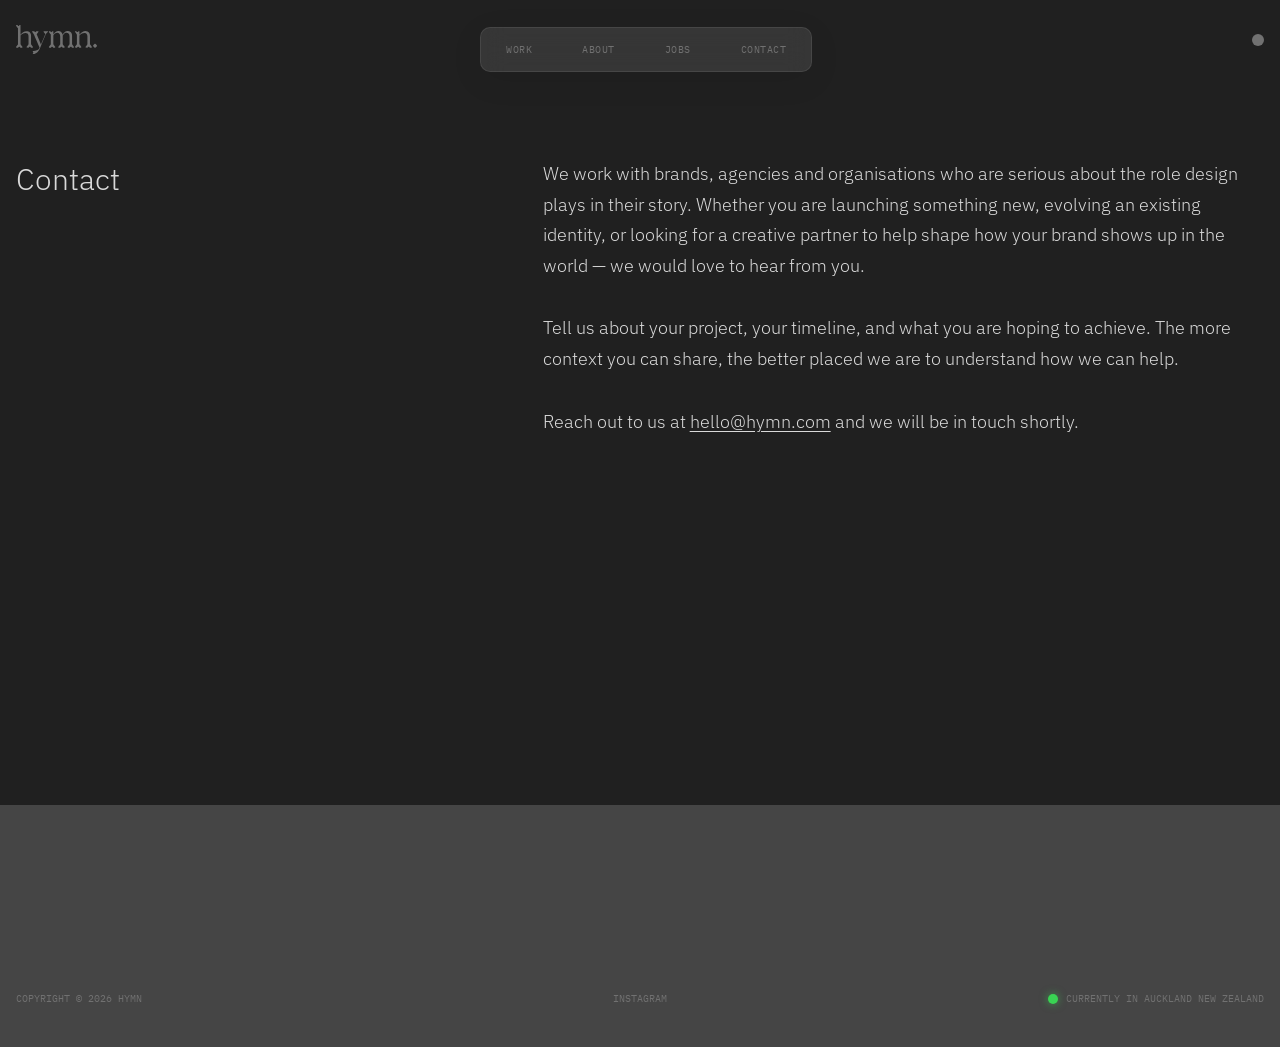
<file: contact.html>
<!DOCTYPE html>
<html lang="en">
<head>
  <meta charset="UTF-8" />
  <meta name="viewport" content="width=device-width, initial-scale=1.0"/>
  <title>Hymn</title>
  
  <!-- ─── MODE FLASH FIX ───────────────────── -->
  <script>
    const saved = localStorage.getItem('colorMode');
    const hour = new Date().getHours();
    if (saved === 'light' || (!saved && hour >= 6 && hour < 16)) {
      document.documentElement.classList.add('light-mode');
    }
  </script>
  <link href="https://fonts.googleapis.com/css2?family=IBM+Plex+Mono:wght@400;500&family=IBM+Plex+Sans:wght@300;400;500&display=swap" rel="stylesheet">
  <link rel="stylesheet" href="/css/contact.css">
</head>

<body>

  <!-- ─── HEADER ─────────────────────────────── -->
  <header>

    <!-- Full logo — desktop -->
    <a href="/index.html" class="logo logo-full">
      <svg width="81" height="29" viewBox="0 0 81 29" fill="none" xmlns="http://www.w3.org/2000/svg">
        <g>
          <path d="M34.8125 9.52207C34.2271 8.7255 33.6429 7.92894 33.0576 7.13237C32.9177 6.94176 32.752 6.75703 32.8919 6.497C33.0259 6.24756 33.2598 6.19696 33.5172 6.19931C33.7417 6.20049 33.9662 6.19931 34.1883 6.19931C34.4022 6.42287 34.6021 6.63701 34.8077 6.84645C35.1921 7.23709 35.5071 7.23826 35.8903 6.84881C36.096 6.63937 36.2958 6.42522 36.4944 6.21814H37.3419V9.3997C37.3619 9.40912 37.3819 9.41853 37.4018 9.42794C37.4724 9.31969 37.5405 9.21027 37.6134 9.1032C38.1623 8.29839 38.7735 7.55007 39.581 6.98647C40.8117 6.12636 42.1645 5.88751 43.6056 6.26991C44.9208 6.61937 45.7671 7.51947 46.282 8.75021C46.4054 9.04672 46.4912 9.3597 46.597 9.67503C46.8614 9.30087 47.113 8.91965 47.3904 8.55725C48.1602 7.55124 49.0747 6.70643 50.3089 6.33109C51.8498 5.8628 53.3226 6.03224 54.6014 7.07942C55.3619 7.70185 55.7933 8.55254 55.959 9.51736C56.0389 9.98801 56.0753 10.4704 56.0765 10.9481C56.0871 13.612 56.0812 16.2758 56.0812 18.9397V19.3127C56.5913 20.0022 57.1097 20.7023 57.6269 21.4012C57.7256 21.5353 57.8208 21.6718 57.9242 21.8024C58.0594 21.9718 58.0994 22.1601 58.003 22.3507C57.9078 22.5389 57.728 22.6284 57.5187 22.6296C57.0098 22.6343 56.5008 22.6307 55.9637 22.6307C55.7862 22.4425 55.6028 22.2401 55.4124 22.0448C55.3243 21.9542 55.2291 21.8659 55.1245 21.7977C54.8588 21.6259 54.6155 21.673 54.3334 21.9342C54.0972 22.153 53.8597 22.373 53.5823 22.6307C53.1439 22.6307 52.635 22.6343 52.126 22.6296C51.9074 22.6272 51.724 22.5437 51.6206 22.3377C51.5207 22.1365 51.5877 21.9601 51.7123 21.7918C52.3258 20.967 52.937 20.141 53.5553 19.3056C53.5553 19.1938 53.5553 19.0762 53.5553 18.9597C53.5553 16.6877 53.5635 14.4156 53.5494 12.1436C53.5459 11.5576 53.5118 10.967 53.4225 10.3892C53.359 9.97977 53.2215 9.56914 53.0428 9.1938C52.6314 8.33369 51.8792 7.96777 50.9647 7.87717C49.66 7.74656 48.6151 8.28427 47.7347 9.17968C47.3951 9.52443 47.1306 9.94448 46.845 10.341C46.7815 10.4292 46.7462 10.5575 46.7462 10.6669C46.7415 13.5261 46.7439 16.3864 46.7451 19.2456C46.7451 19.2644 46.7498 19.2844 46.7568 19.3327C47.3116 20.0822 47.8828 20.8529 48.4529 21.6235C48.4999 21.6859 48.5481 21.7483 48.5916 21.813C48.8443 22.2013 48.6527 22.6107 48.1908 22.6272C47.6736 22.646 47.1541 22.6319 46.6804 22.6319C46.4453 22.4083 46.2361 22.2177 46.0363 22.0165C45.6202 21.5977 45.3275 21.5965 44.9138 22.0059C44.7116 22.206 44.4954 22.3907 44.2321 22.6307C43.7901 22.6307 43.2612 22.6484 42.7346 22.626C42.268 22.606 42.087 22.1718 42.3749 21.7789C42.9344 21.0117 43.5033 20.2516 44.0687 19.4892C44.1098 19.4339 44.1498 19.3786 44.2074 19.2974C44.2074 19.2244 44.2074 19.1268 44.2074 19.0303C44.2074 16.6994 44.2133 14.3685 44.2039 12.0377C44.2015 11.3235 44.1768 10.6093 43.9841 9.91153C43.7866 9.19615 43.4551 8.5796 42.7758 8.21956C42.5454 8.09719 42.2915 8.00306 42.0364 7.94894C41.1102 7.75127 40.2322 7.88187 39.4059 8.36899C38.5749 8.85846 37.9425 9.53737 37.4512 10.3563C37.3936 10.4516 37.356 10.574 37.356 10.6846C37.3513 13.5343 37.3537 16.3841 37.3537 19.2338C37.3537 19.2527 37.3584 19.2727 37.3642 19.3244C37.9296 20.0881 38.5114 20.874 39.0932 21.66C39.1344 21.7153 39.1779 21.7683 39.2143 21.8259C39.46 22.2166 39.259 22.6143 38.7923 22.6296C38.2846 22.646 37.7744 22.6331 37.2385 22.6331C37.0469 22.4319 36.8471 22.2177 36.6425 22.0083C36.237 21.5918 35.9291 21.5941 35.5212 22.013C35.3237 22.2166 35.1298 22.4236 34.9312 22.6319C34.4058 22.6319 33.8862 22.646 33.3691 22.6284C32.9024 22.6119 32.7014 22.2048 32.973 21.8259C33.4972 21.0941 34.0367 20.3728 34.5691 19.6468C34.6502 19.5362 34.7302 19.4256 34.8113 19.3139V9.52325L34.8125 9.52207Z" fill="currentColor"/>
          <path d="M4.40442 22.6311C4.19403 22.4111 3.99421 22.1958 3.78852 21.9863C3.40534 21.598 3.09268 21.5992 2.70833 21.9899C2.50263 22.1993 2.30282 22.4134 2.09477 22.6323C1.5917 22.6323 1.09333 22.6299 0.594967 22.6335C0.358713 22.6358 0.174176 22.544 0.056636 22.3405C-0.0667805 22.1275 0.0319527 21.9416 0.15772 21.771C0.679595 21.0615 1.20617 20.3555 1.7304 19.6472C1.8115 19.5378 1.8926 19.426 1.97606 19.3119V3.32053C1.40129 2.54279 0.819467 1.75681 0.237647 0.970833C0.196508 0.915533 0.153018 0.862585 0.117757 0.803754C-0.116147 0.423708 0.0766177 0.0366021 0.523268 0.0083634C0.79596 -0.00810919 1.06983 0.00483356 1.29903 0.00483356C1.54821 0.240156 1.77154 0.44371 1.98781 0.655501C2.36864 1.02849 2.67542 1.03202 3.04567 0.653148C3.25136 0.44371 3.45 0.22839 3.6557 0.0118932H4.50198V9.6413C4.52314 9.65307 4.54429 9.66483 4.56545 9.67778C4.65713 9.57423 4.74881 9.47187 4.83932 9.36833C5.51164 8.59764 6.25332 7.89991 7.10783 7.33867C8.14453 6.65741 9.25763 6.16323 10.5224 6.13499C11.7083 6.10911 12.8226 6.33031 13.7253 7.18453C14.3295 7.75636 14.6539 8.47881 14.8537 9.27184C15.0206 9.9331 15.0429 10.6073 15.0429 11.2827C15.0429 13.8383 15.0429 16.3939 15.0429 18.9495V19.2989C15.6365 20.1014 16.2242 20.8956 16.8119 21.6898C16.8413 21.7287 16.8707 21.7675 16.9012 21.8063C17.0317 21.9746 17.0775 22.1581 16.9753 22.3534C16.8742 22.5452 16.6967 22.6264 16.4898 22.6288C15.9809 22.6346 15.4731 22.6311 15.003 22.6311C14.7585 22.4005 14.5352 22.1981 14.3201 21.9852C13.9298 21.6004 13.623 21.6004 13.241 21.9957C13.0436 22.1993 12.8508 22.4076 12.6428 22.6288C12.1127 22.6288 11.5743 22.6499 11.0395 22.6217C10.5941 22.5993 10.413 22.1769 10.6787 21.8122C11.237 21.045 11.8047 20.2838 12.3748 19.5237C12.4794 19.3837 12.5311 19.2448 12.5311 19.0672C12.5264 16.7469 12.5311 14.4266 12.5252 12.1051C12.5229 11.4109 12.5064 10.7132 12.3231 10.0366C12.1703 9.47422 11.9587 8.93651 11.5085 8.53528C10.8362 7.93639 10.0169 7.81755 9.16947 7.91285C7.75783 8.0717 6.53659 8.70119 5.4423 9.57659C5.10261 9.84838 4.81699 10.1896 4.53254 10.4732V19.3166C5.08498 20.0685 5.65269 20.8403 6.21923 21.6133C6.27095 21.6839 6.32619 21.7545 6.37438 21.8275C6.62945 22.2146 6.43433 22.6111 5.96417 22.6264C5.4564 22.6429 4.94628 22.6299 4.40912 22.6299L4.40442 22.6311Z" fill="currentColor"/>
          <path d="M63.335 22.6318C63.1023 22.4 62.8825 22.1788 62.6603 21.9576C62.2995 21.5987 62.0139 21.6011 61.6566 21.967C61.465 22.1635 61.2746 22.36 61.083 22.5553C61.063 22.5765 61.0371 22.5918 60.9913 22.6259C60.4859 22.6259 59.9569 22.6471 59.4315 22.6189C58.9896 22.5953 58.7921 22.1812 59.0448 21.8152C59.3892 21.3163 59.763 20.8375 60.125 20.3503C60.3178 20.0915 60.5035 19.8267 60.7068 19.5761C60.8585 19.3902 60.9125 19.1926 60.9114 18.9549C60.9055 16.3604 60.9078 13.7648 60.9078 11.1704C60.9078 10.7586 60.8961 10.3479 60.9114 9.93731C60.9219 9.65845 60.8455 9.43019 60.6751 9.20663C60.1403 8.50772 59.6408 7.78058 59.0895 7.09343C58.7263 6.64161 59.0307 6.23215 59.4503 6.2098C59.6748 6.19803 59.9017 6.17803 60.1238 6.20156C60.2355 6.21333 60.3577 6.29569 60.44 6.38041C60.6845 6.6322 60.9125 6.90047 61.0524 7.05696C61.5261 7.18168 61.7741 7.07461 61.9892 6.83222C62.1831 6.61337 62.3982 6.41335 62.5934 6.21686H63.4196V9.58197L63.4761 9.61139C63.5407 9.54785 63.6065 9.48667 63.6677 9.42077C64.4951 8.5289 65.3649 7.68409 66.4251 7.06637C67.6393 6.35923 68.9346 5.98389 70.3545 6.16391C71.2196 6.27333 72.0106 6.55925 72.6477 7.1758C73.2577 7.76646 73.6256 8.50772 73.762 9.33135C73.8877 10.0903 73.9641 10.8657 73.9723 11.6352C73.9982 14.0931 73.9841 16.5511 73.9782 19.009C73.9782 19.2373 74.0405 19.4173 74.1792 19.5985C74.714 20.2986 75.2335 21.0092 75.759 21.7164C75.8918 21.8941 76.0128 22.0788 75.8929 22.307C75.7731 22.5377 75.5685 22.633 75.3111 22.6318C74.8316 22.6294 74.3532 22.6318 73.876 22.6318C73.6456 22.4012 73.4258 22.18 73.2048 21.9599C72.8393 21.5975 72.5666 21.5987 72.2022 21.9635C72.0012 22.1647 71.8037 22.3671 71.6039 22.5694C71.5898 22.5836 71.5722 22.593 71.524 22.6283C71.0303 22.6283 70.5014 22.6494 69.976 22.6212C69.5082 22.5965 69.3284 22.1553 69.6128 21.767C70.1676 21.0092 70.7365 20.2609 71.2877 19.5008C71.3665 19.3914 71.4217 19.2361 71.4217 19.1008C71.4253 16.5746 71.4264 14.0484 71.4112 11.5222C71.4065 10.7962 71.3066 10.0773 71.0104 9.40195C70.6413 8.56302 69.9972 8.09002 69.0921 7.95001C67.9896 7.7794 66.9776 8.0712 66.0032 8.53949C65.1346 8.95719 64.3353 9.47843 63.6794 10.1985C63.4984 10.3962 63.4197 10.6115 63.4208 10.8868C63.4291 13.5801 63.4279 16.2722 63.422 18.9655C63.422 19.1926 63.4749 19.3773 63.6136 19.5597C64.1519 20.2692 64.6785 20.9881 65.2086 21.7023C65.3461 21.887 65.4801 22.0741 65.3497 22.3176C65.218 22.5624 64.9959 22.6341 64.7326 22.6318C64.2636 22.6283 63.7934 22.6318 63.3327 22.6318H63.335Z" fill="currentColor"/>
          <path d="M29.3541 8.94053C28.9063 8.43341 28.4714 7.94277 28.0377 7.45094C27.9084 7.30387 27.7732 7.16149 27.6545 7.00618C27.4265 6.70967 27.5405 6.34963 27.8966 6.2355C27.9883 6.20608 28.0894 6.19785 28.1858 6.19667C29.2824 6.19432 30.3779 6.19549 31.4745 6.19667C31.5521 6.19667 31.6332 6.20138 31.7073 6.22138C32.0305 6.30492 32.1645 6.67438 31.9682 6.945C31.9224 7.00736 31.8636 7.06148 31.8083 7.11561C31.2383 7.66744 30.6635 8.21339 30.1017 8.77228C29.9736 8.89935 29.8584 9.05702 29.789 9.22175C27.8097 13.9411 25.8362 18.6629 23.8639 23.3846C23.3408 24.6366 22.7272 25.832 21.8222 26.8615C20.9148 27.8923 19.824 28.6112 18.4653 28.8771C18.0833 28.9512 17.6895 28.9759 17.3004 28.9971C16.9854 29.0147 16.8127 28.8383 16.7892 28.5182C16.7809 28.4017 16.788 28.2841 16.788 28.1723C16.9255 28.0429 17.0618 27.9299 17.1806 27.8017C17.418 27.544 17.4062 27.2957 17.15 27.0592C17.043 26.9592 16.9243 26.871 16.7903 26.7604C16.8091 26.4968 16.7127 26.212 16.909 25.9144C17.063 25.9038 17.2346 25.8826 17.4062 25.8802C18.5805 25.8697 19.7288 25.6943 20.8231 25.2613C21.6788 24.9237 22.471 24.4707 22.9988 23.6823C23.1915 23.3941 23.3326 23.0646 23.4595 22.7387C23.5007 22.634 23.4407 22.4728 23.3902 22.3528C22.5791 20.4125 21.7634 18.4758 20.9489 16.5379C19.9862 14.2471 19.0248 11.955 18.0574 9.66651C17.9822 9.48884 17.8823 9.31705 17.7683 9.16056C17.2593 8.46636 16.7445 7.77569 16.2238 7.08972C16.0827 6.90382 16.0005 6.71438 16.1074 6.49435C16.212 6.27903 16.4071 6.19667 16.6399 6.19667C17.1382 6.19667 17.6366 6.19667 18.1538 6.19667C18.3336 6.41317 18.5158 6.62967 18.6945 6.84852C19.0518 7.28622 19.4937 7.2921 19.8499 6.86146C20.0309 6.64261 20.2119 6.42611 20.4023 6.19785C20.9101 6.19785 21.4179 6.19785 21.9256 6.19785C22.1595 6.19785 22.3511 6.28845 22.4534 6.50377C22.5521 6.71085 22.4863 6.90146 22.3558 7.07913C21.8622 7.74862 21.3697 8.4193 20.8783 9.08996C20.8208 9.1688 20.7643 9.24763 20.6891 9.35235C22.0949 12.6975 23.503 16.0461 24.9252 19.4289C26.4074 15.9179 27.8755 12.441 29.3541 8.94053Z" fill="currentColor"/>
          <path d="M78.9702 22.8094C78.8056 22.7165 78.614 22.653 78.4824 22.5259C78.0686 22.1247 77.6714 21.7058 77.2776 21.2846C77.0026 20.9904 77.0073 20.5739 77.287 20.2774C77.6831 19.8573 78.0851 19.4443 78.493 19.0372C78.8009 18.7289 79.257 18.7266 79.5708 19.0337C79.9693 19.4232 80.3618 19.8197 80.7427 20.2268C81.1023 20.6115 81.0812 21.008 80.7109 21.3881C80.356 21.7517 80.008 22.1223 79.6507 22.4835C79.4732 22.6624 79.2605 22.7765 78.969 22.8106L78.9702 22.8094Z" fill="currentColor"/>
        </g>
      </svg>
    </a>

    <!-- Monogram — tablet/mobile -->
    <a href="/index.html" class="logo logo-mark">
      <svg class="mark-light-default" width="29" height="29" viewBox="0 0 42 42" fill="none" xmlns="http://www.w3.org/2000/svg">
        <circle cx="21" cy="21" r="21" fill="#C1C1C1"/>
        <path d="M23.1004 28.8694C21.7055 30.0985 19.5795 30.1659 18.089 29.0546C17.9878 28.9761 17.8865 28.8919 17.7909 28.8021C15.8111 26.8883 13.9101 24.8904 12.0259 22.8812C10.7098 21.4782 10.7323 19.4914 12.0709 18.0772C13.9663 16.0736 15.8899 14.1037 17.8416 12.1619C19.3151 10.6915 21.4974 10.6802 22.9991 12.145C24.9058 14.0027 26.7843 15.894 28.6066 17.8358C30.3277 19.671 30.2265 21.5623 28.4548 23.3751C26.7562 25.1093 25.0914 26.8771 23.3816 28.6001C23.286 28.6955 23.1903 28.7853 23.0947 28.8751L23.1004 28.8694Z" fill="#999999"/>
      </svg>
      <svg class="mark-light-hover" width="29" height="29" viewBox="0 0 42 42" fill="none" xmlns="http://www.w3.org/2000/svg">
        <circle cx="21" cy="21" r="21" fill="#717171"/>
        <path d="M23.1004 28.8694C21.7055 30.0985 19.5795 30.1659 18.089 29.0546C17.9878 28.9761 17.8865 28.8919 17.7909 28.8021C15.8111 26.8883 13.9101 24.8904 12.0259 22.8812C10.7098 21.4782 10.7323 19.4914 12.0709 18.0772C13.9663 16.0736 15.8899 14.1037 17.8416 12.1619C19.3151 10.6915 21.4974 10.6802 22.9991 12.145C24.9058 14.0027 26.7843 15.894 28.6066 17.8358C30.3277 19.671 30.2265 21.5623 28.4548 23.3751C26.7562 25.1093 25.0914 26.8771 23.3816 28.6001C23.286 28.6955 23.1903 28.7853 23.0947 28.8751L23.1004 28.8694Z" fill="#313131"/>
      </svg>
      <svg class="mark-dark-default" width="29" height="29" viewBox="0 0 42 42" fill="none" xmlns="http://www.w3.org/2000/svg">
        <circle cx="21" cy="21" r="21" fill="#484848"/>
        <path d="M23.1004 28.8694C21.7055 30.0985 19.5795 30.1659 18.089 29.0546C17.9878 28.9761 17.8865 28.8919 17.7909 28.8021C15.8111 26.8883 13.9101 24.8904 12.0259 22.8812C10.7098 21.4782 10.7323 19.4914 12.0709 18.0772C13.9663 16.0736 15.8899 14.1037 17.8416 12.1619C19.3151 10.6915 21.4974 10.6802 22.9991 12.145C24.9058 14.0027 26.7843 15.894 28.6066 17.8358C30.3277 19.671 30.2265 21.5623 28.4548 23.3751C26.7562 25.1093 25.0914 26.8771 23.3816 28.6001C23.286 28.6955 23.1903 28.7853 23.0947 28.8751L23.1004 28.8694Z" fill="#313131"/>
      </svg>
      <svg class="mark-dark-hover" width="29" height="29" viewBox="0 0 42 42" fill="none" xmlns="http://www.w3.org/2000/svg">
        <circle cx="21" cy="21" r="21" fill="#717171"/>
        <path d="M23.1004 28.8694C21.7055 30.0985 19.5795 30.1659 18.089 29.0546C17.9878 28.9761 17.8865 28.8919 17.7909 28.8021C15.8111 26.8883 13.9101 24.8904 12.0259 22.8812C10.7098 21.4782 10.7323 19.4914 12.0709 18.0772C13.9663 16.0736 15.8899 14.1037 17.8416 12.1619C19.3151 10.6915 21.4974 10.6802 22.9991 12.145C24.9058 14.0027 26.7843 15.894 28.6066 17.8358C30.3277 19.671 30.2265 21.5623 28.4548 23.3751C26.7562 25.1093 25.0914 26.8771 23.3816 28.6001C23.286 28.6955 23.1903 28.7853 23.0947 28.8751L23.1004 28.8694Z" fill="#313131"/>
      </svg>
    </a>

   <nav>
  <a href="/index.html">Work</a>
  <a href="/about.html">About</a>
  <a href="/jobs.html">Jobs</a>
  <a href="/contact.html">Contact</a>
</nav>
  </header>

  <!-- ─── MODE TOGGLE ───────────────────────── -->
  <div class="mode-toggle" id="modeToggle">
    <div class="toggle-outline"></div>
    <div class="toggle-solid"></div>
  </div>

  <!-- ─── MAIN ───────────────────────────────── -->
  <main>
    <div class="about-content">

      <!-- Left column -->
      <div class="about-left">
        <h1 class="about-heading">Contact</h1>
      </div>

      <!-- Right column -->
      <div class="about-right">
        <p>We work with brands, agencies and organisations who are serious about the role design plays in their story. Whether you are launching something new, evolving an existing identity, or looking for a creative partner to help shape how your brand shows up in the world — we would love to hear from you.</p>

        <p>Tell us about your project, your timeline, and what you are hoping to achieve. The more context you can share, the better placed we are to understand how we can help.</p>

        <p>Reach out to us at <a href="mailto:hello@hymn.com">hello@hymn.com</a> and we will be in touch shortly.</p>
      </div>

    </div>
  </main>

<!-- ─── FOOTER ────────────────────────────── -->
  <footer>
    <span class="footer-copyright">Copyright © 2026 HYMN</span>
    <a href="https://www.instagram.com/hymncreative/" target="_blank" class="footer-instagram">Instagram</a>
    <div class="footer-location">
      <span class="status-dot"></span>
      <span>Currently in Auckland New Zealand</span>
    </div>
  </footer>

  <!-- ─── BOTTOM NAV — MOBILE ONLY ────────── -->
<nav class="bottom-nav">
  <a href="/index.html">Work</a>
  <a href="/about.html">About</a>
  <a href="/jobs.html">Jobs</a>
  <a href="/contact.html">Contact</a>
</nav>

<script src="/js/main.js"></script>

</body>
</html>
</file>
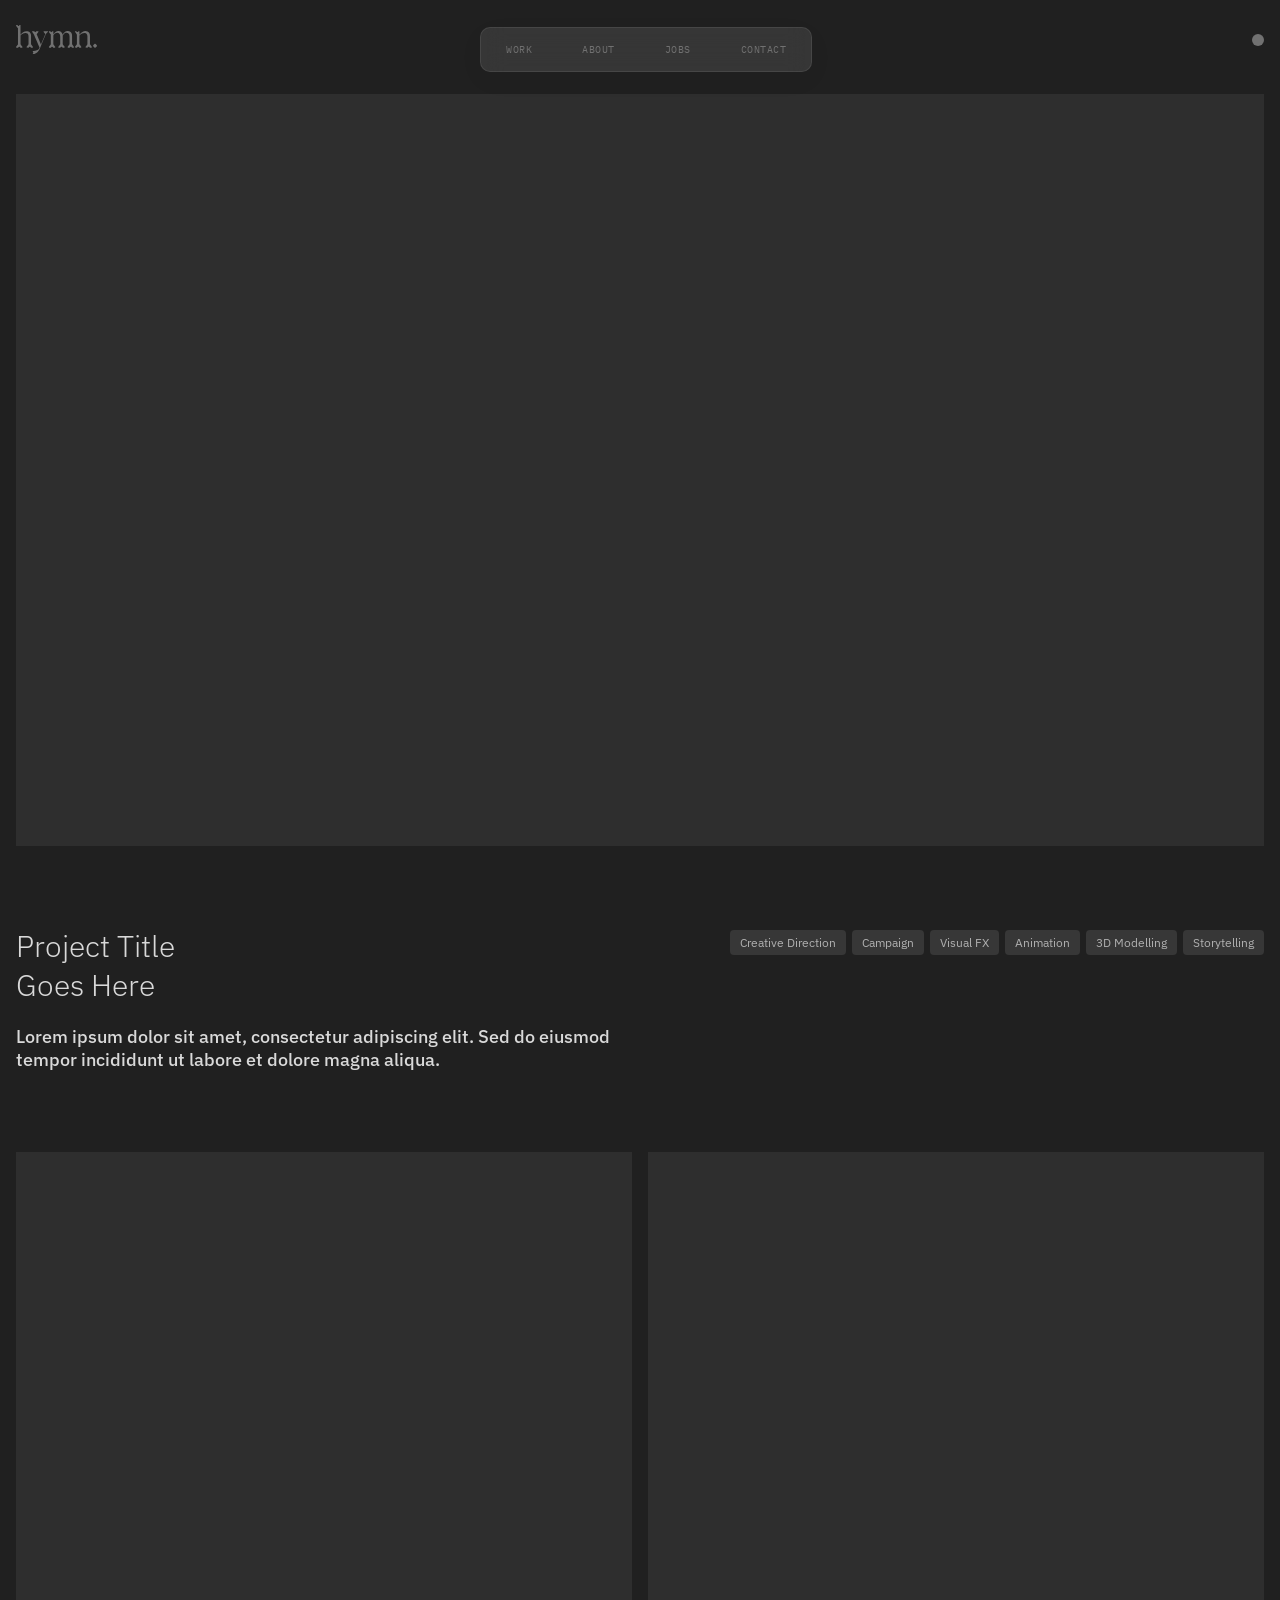
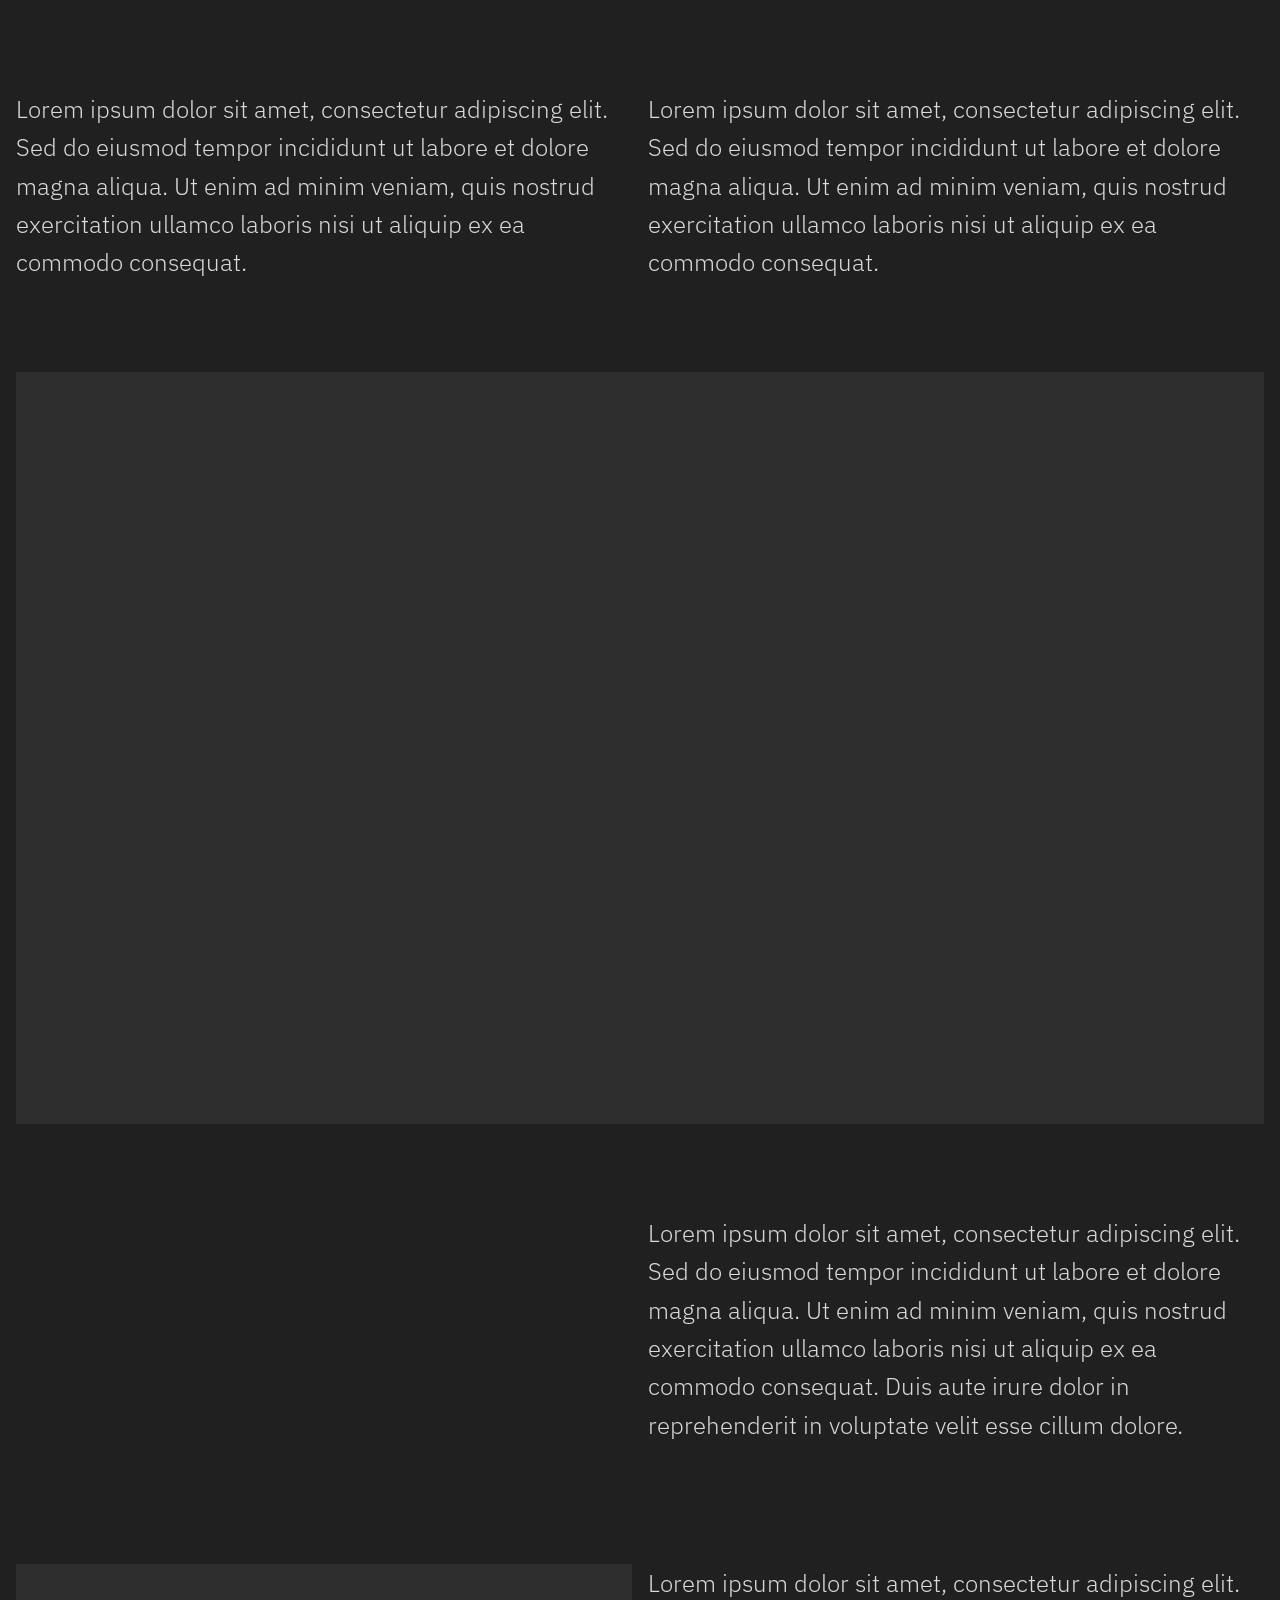
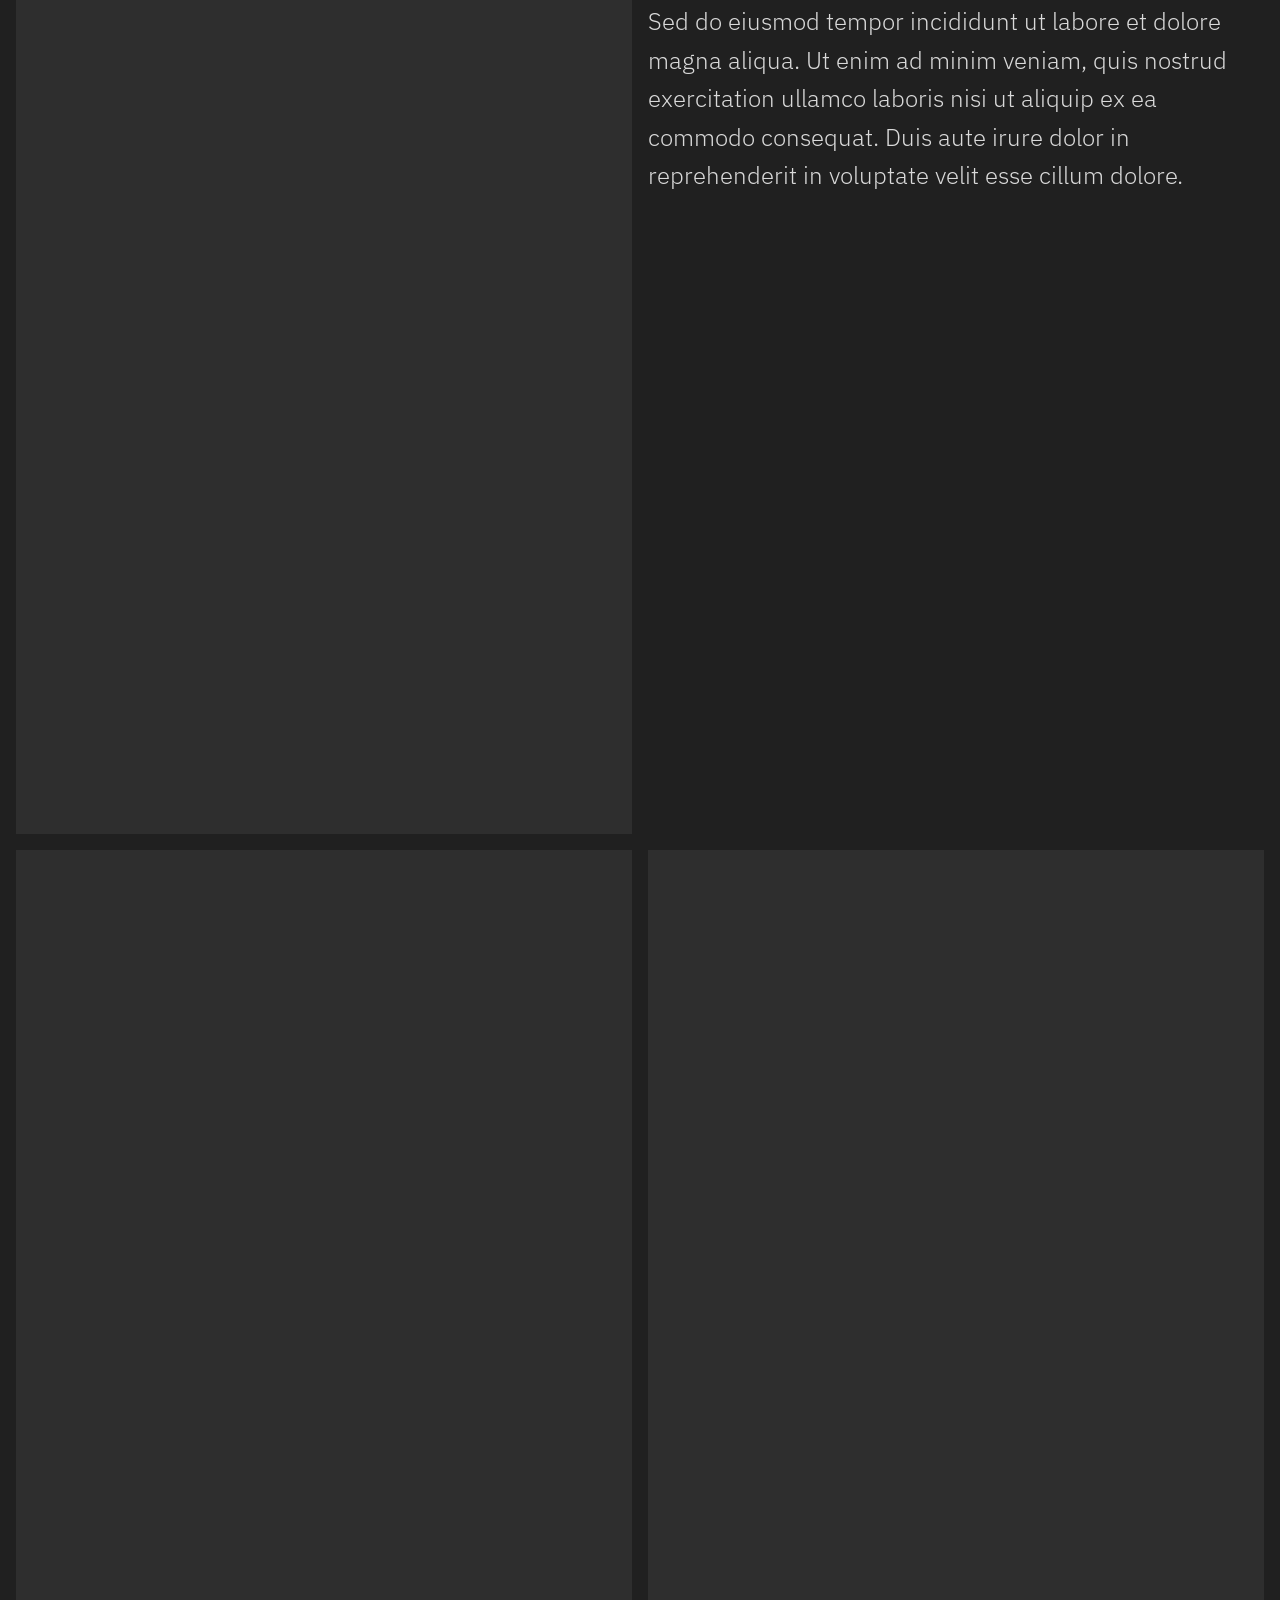
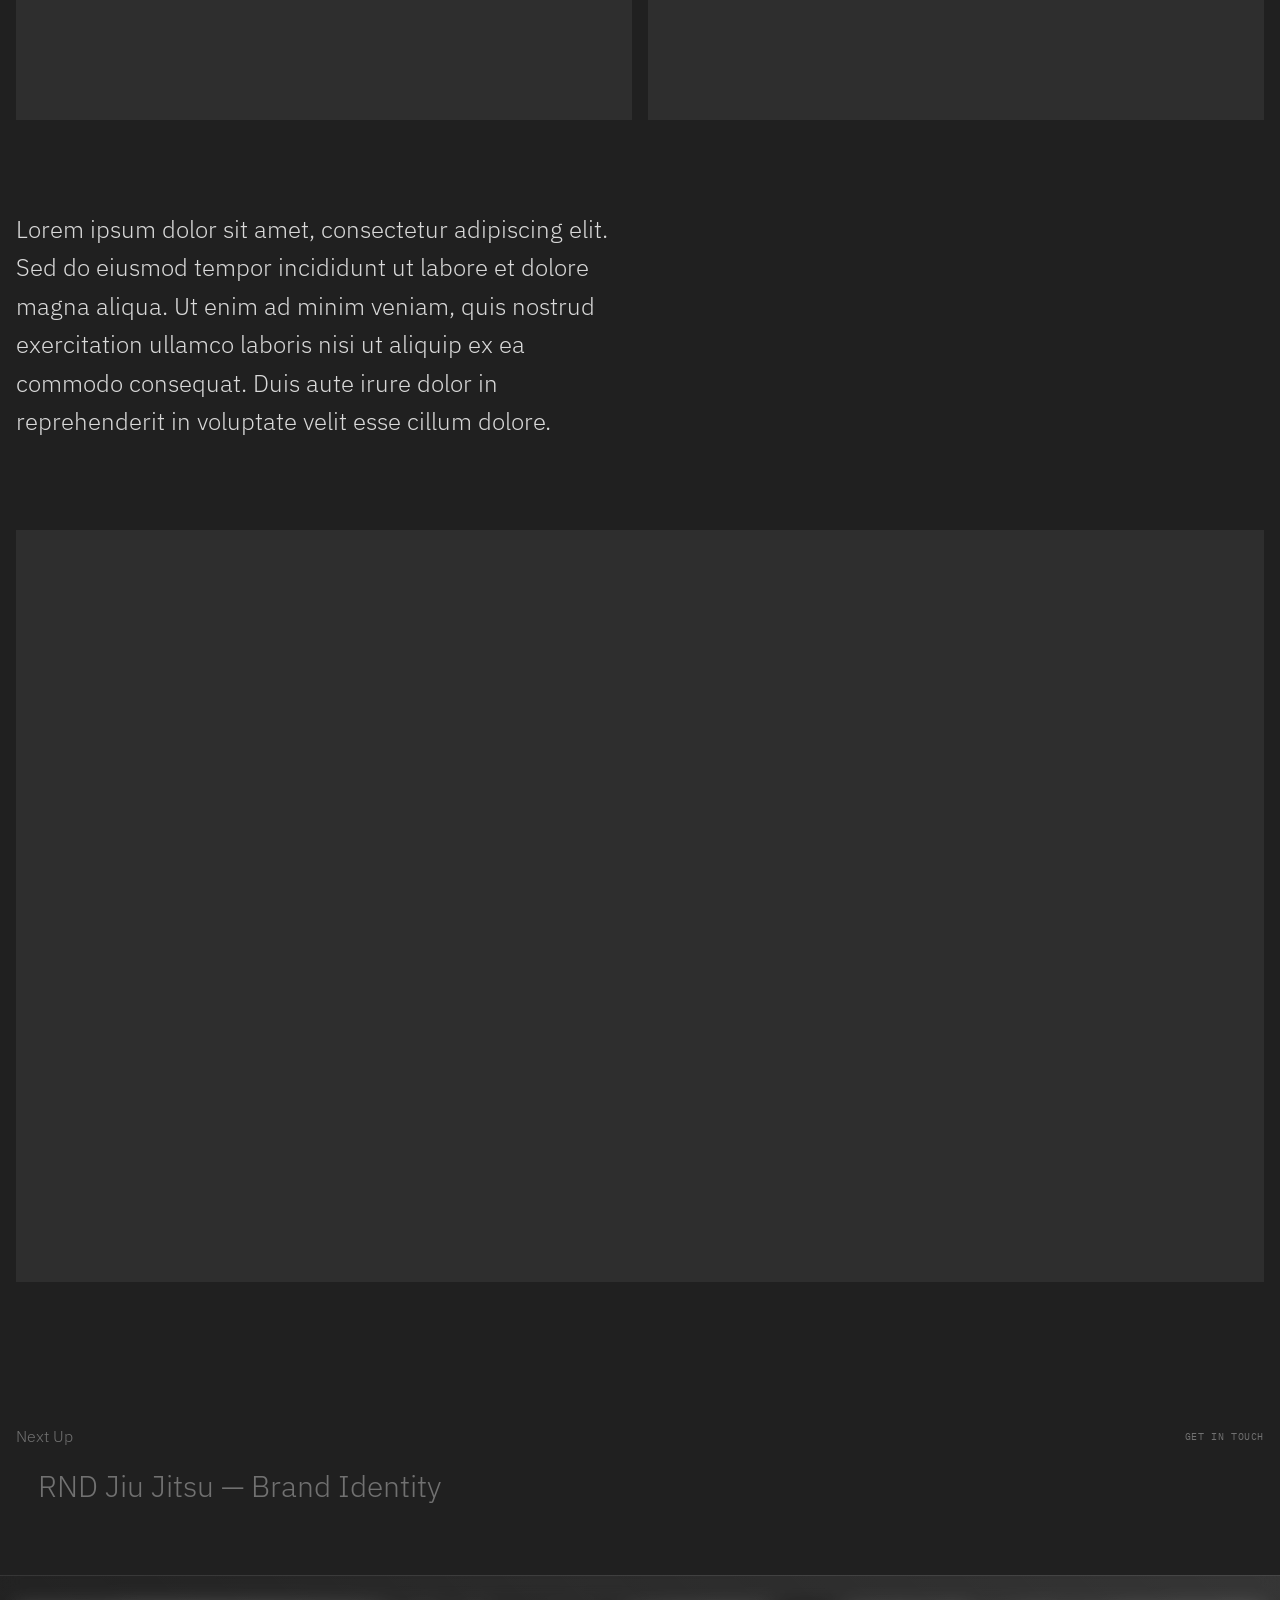
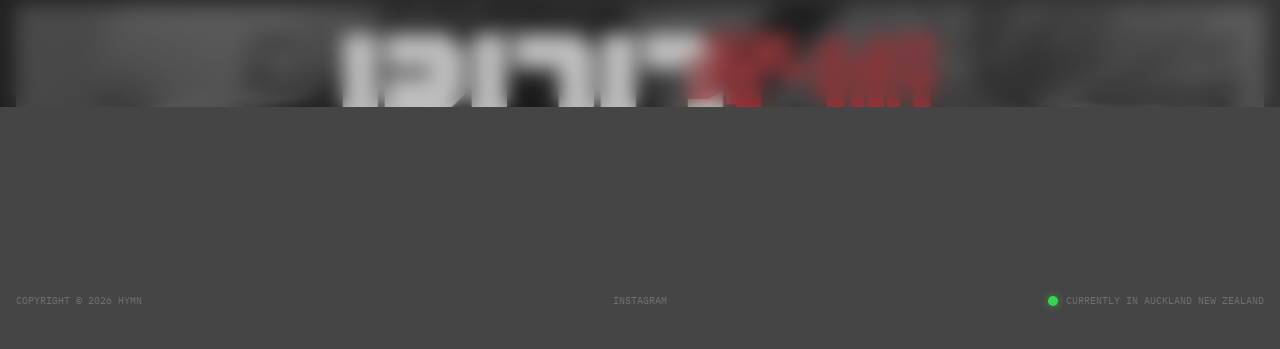
<file: hewlett-packard-partner-video.html>
<!DOCTYPE html>
<html lang="en">
<head>
  <meta charset="UTF-8" />
  <meta name="viewport" content="width=device-width, initial-scale=1.0"/>
  <title>Hymn - Hewlett Packard Partner Video</title>

  <script>
    const saved = localStorage.getItem('colorMode');
    const hour = new Date().getHours();
    if (saved === 'light' || (!saved && hour >= 6 && hour < 16)) {
      document.documentElement.classList.add('light-mode');
    }
  </script>

  <link href="https://fonts.googleapis.com/css2?family=IBM+Plex+Mono:wght@400;500&family=IBM+Plex+Sans:wght@300;400;500&display=swap" rel="stylesheet">
  <link rel="stylesheet" href="/css/case-study.css">
</head>

<body>

  <!-- ─── HEADER ─────────────────────────────── -->
  <header>

    <!-- Full logo — desktop -->
    <a href="/index.html" class="logo logo-full">
      <svg width="81" height="29" viewBox="0 0 81 29" fill="none" xmlns="http://www.w3.org/2000/svg">
        <g>
          <path d="M34.8125 9.52207C34.2271 8.7255 33.6429 7.92894 33.0576 7.13237C32.9177 6.94176 32.752 6.75703 32.8919 6.497C33.0259 6.24756 33.2598 6.19696 33.5172 6.19931C33.7417 6.20049 33.9662 6.19931 34.1883 6.19931C34.4022 6.42287 34.6021 6.63701 34.8077 6.84645C35.1921 7.23709 35.5071 7.23826 35.8903 6.84881C36.096 6.63937 36.2958 6.42522 36.4944 6.21814H37.3419V9.3997C37.3619 9.40912 37.3819 9.41853 37.4018 9.42794C37.4724 9.31969 37.5405 9.21027 37.6134 9.1032C38.1623 8.29839 38.7735 7.55007 39.581 6.98647C40.8117 6.12636 42.1645 5.88751 43.6056 6.26991C44.9208 6.61937 45.7671 7.51947 46.282 8.75021C46.4054 9.04672 46.4912 9.3597 46.597 9.67503C46.8614 9.30087 47.113 8.91965 47.3904 8.55725C48.1602 7.55124 49.0747 6.70643 50.3089 6.33109C51.8498 5.8628 53.3226 6.03224 54.6014 7.07942C55.3619 7.70185 55.7933 8.55254 55.959 9.51736C56.0389 9.98801 56.0753 10.4704 56.0765 10.9481C56.0871 13.612 56.0812 16.2758 56.0812 18.9397V19.3127C56.5913 20.0022 57.1097 20.7023 57.6269 21.4012C57.7256 21.5353 57.8208 21.6718 57.9242 21.8024C58.0594 21.9718 58.0994 22.1601 58.003 22.3507C57.9078 22.5389 57.728 22.6284 57.5187 22.6296C57.0098 22.6343 56.5008 22.6307 55.9637 22.6307C55.7862 22.4425 55.6028 22.2401 55.4124 22.0448C55.3243 21.9542 55.2291 21.8659 55.1245 21.7977C54.8588 21.6259 54.6155 21.673 54.3334 21.9342C54.0972 22.153 53.8597 22.373 53.5823 22.6307C53.1439 22.6307 52.635 22.6343 52.126 22.6296C51.9074 22.6272 51.724 22.5437 51.6206 22.3377C51.5207 22.1365 51.5877 21.9601 51.7123 21.7918C52.3258 20.967 52.937 20.141 53.5553 19.3056C53.5553 19.1938 53.5553 19.0762 53.5553 18.9597C53.5553 16.6877 53.5635 14.4156 53.5494 12.1436C53.5459 11.5576 53.5118 10.967 53.4225 10.3892C53.359 9.97977 53.2215 9.56914 53.0428 9.1938C52.6314 8.33369 51.8792 7.96777 50.9647 7.87717C49.66 7.74656 48.6151 8.28427 47.7347 9.17968C47.3951 9.52443 47.1306 9.94448 46.845 10.341C46.7815 10.4292 46.7462 10.5575 46.7462 10.6669C46.7415 13.5261 46.7439 16.3864 46.7451 19.2456C46.7451 19.2644 46.7498 19.2844 46.7568 19.3327C47.3116 20.0822 47.8828 20.8529 48.4529 21.6235C48.4999 21.6859 48.5481 21.7483 48.5916 21.813C48.8443 22.2013 48.6527 22.6107 48.1908 22.6272C47.6736 22.646 47.1541 22.6319 46.6804 22.6319C46.4453 22.4083 46.2361 22.2177 46.0363 22.0165C45.6202 21.5977 45.3275 21.5965 44.9138 22.0059C44.7116 22.206 44.4954 22.3907 44.2321 22.6307C43.7901 22.6307 43.2612 22.6484 42.7346 22.626C42.268 22.606 42.087 22.1718 42.3749 21.7789C42.9344 21.0117 43.5033 20.2516 44.0687 19.4892C44.1098 19.4339 44.1498 19.3786 44.2074 19.2974C44.2074 19.2244 44.2074 19.1268 44.2074 19.0303C44.2074 16.6994 44.2133 14.3685 44.2039 12.0377C44.2015 11.3235 44.1768 10.6093 43.9841 9.91153C43.7866 9.19615 43.4551 8.5796 42.7758 8.21956C42.5454 8.09719 42.2915 8.00306 42.0364 7.94894C41.1102 7.75127 40.2322 7.88187 39.4059 8.36899C38.5749 8.85846 37.9425 9.53737 37.4512 10.3563C37.3936 10.4516 37.356 10.574 37.356 10.6846C37.3513 13.5343 37.3537 16.3841 37.3537 19.2338C37.3537 19.2527 37.3584 19.2727 37.3642 19.3244C37.9296 20.0881 38.5114 20.874 39.0932 21.66C39.1344 21.7153 39.1779 21.7683 39.2143 21.8259C39.46 22.2166 39.259 22.6143 38.7923 22.6296C38.2846 22.646 37.7744 22.6331 37.2385 22.6331C37.0469 22.4319 36.8471 22.2177 36.6425 22.0083C36.237 21.5918 35.9291 21.5941 35.5212 22.013C35.3237 22.2166 35.1298 22.4236 34.9312 22.6319C34.4058 22.6319 33.8862 22.646 33.3691 22.6284C32.9024 22.6119 32.7014 22.2048 32.973 21.8259C33.4972 21.0941 34.0367 20.3728 34.5691 19.6468C34.6502 19.5362 34.7302 19.4256 34.8113 19.3139V9.52325L34.8125 9.52207Z" fill="currentColor"/>
          <path d="M4.40442 22.6311C4.19403 22.4111 3.99421 22.1958 3.78852 21.9863C3.40534 21.598 3.09268 21.5992 2.70833 21.9899C2.50263 22.1993 2.30282 22.4134 2.09477 22.6323C1.5917 22.6323 1.09333 22.6299 0.594967 22.6335C0.358713 22.6358 0.174176 22.544 0.056636 22.3405C-0.0667805 22.1275 0.0319527 21.9416 0.15772 21.771C0.679595 21.0615 1.20617 20.3555 1.7304 19.6472C1.8115 19.5378 1.8926 19.426 1.97606 19.3119V3.32053C1.40129 2.54279 0.819467 1.75681 0.237647 0.970833C0.196508 0.915533 0.153018 0.862585 0.117757 0.803754C-0.116147 0.423708 0.0766177 0.0366021 0.523268 0.0083634C0.79596 -0.00810919 1.06983 0.00483356 1.29903 0.00483356C1.54821 0.240156 1.77154 0.44371 1.98781 0.655501C2.36864 1.02849 2.67542 1.03202 3.04567 0.653148C3.25136 0.44371 3.45 0.22839 3.6557 0.0118932H4.50198V9.6413C4.52314 9.65307 4.54429 9.66483 4.56545 9.67778C4.65713 9.57423 4.74881 9.47187 4.83932 9.36833C5.51164 8.59764 6.25332 7.89991 7.10783 7.33867C8.14453 6.65741 9.25763 6.16323 10.5224 6.13499C11.7083 6.10911 12.8226 6.33031 13.7253 7.18453C14.3295 7.75636 14.6539 8.47881 14.8537 9.27184C15.0206 9.9331 15.0429 10.6073 15.0429 11.2827C15.0429 13.8383 15.0429 16.3939 15.0429 18.9495V19.2989C15.6365 20.1014 16.2242 20.8956 16.8119 21.6898C16.8413 21.7287 16.8707 21.7675 16.9012 21.8063C17.0317 21.9746 17.0775 22.1581 16.9753 22.3534C16.8742 22.5452 16.6967 22.6264 16.4898 22.6288C15.9809 22.6346 15.4731 22.6311 15.003 22.6311C14.7585 22.4005 14.5352 22.1981 14.3201 21.9852C13.9298 21.6004 13.623 21.6004 13.241 21.9957C13.0436 22.1993 12.8508 22.4076 12.6428 22.6288C12.1127 22.6288 11.5743 22.6499 11.0395 22.6217C10.5941 22.5993 10.413 22.1769 10.6787 21.8122C11.237 21.045 11.8047 20.2838 12.3748 19.5237C12.4794 19.3837 12.5311 19.2448 12.5311 19.0672C12.5264 16.7469 12.5311 14.4266 12.5252 12.1051C12.5229 11.4109 12.5064 10.7132 12.3231 10.0366C12.1703 9.47422 11.9587 8.93651 11.5085 8.53528C10.8362 7.93639 10.0169 7.81755 9.16947 7.91285C7.75783 8.0717 6.53659 8.70119 5.4423 9.57659C5.10261 9.84838 4.81699 10.1896 4.53254 10.4732V19.3166C5.08498 20.0685 5.65269 20.8403 6.21923 21.6133C6.27095 21.6839 6.32619 21.7545 6.37438 21.8275C6.62945 22.2146 6.43433 22.6111 5.96417 22.6264C5.4564 22.6429 4.94628 22.6299 4.40912 22.6299L4.40442 22.6311Z" fill="currentColor"/>
          <path d="M63.335 22.6318C63.1023 22.4 62.8825 22.1788 62.6603 21.9576C62.2995 21.5987 62.0139 21.6011 61.6566 21.967C61.465 22.1635 61.2746 22.36 61.083 22.5553C61.063 22.5765 61.0371 22.5918 60.9913 22.6259C60.4859 22.6259 59.9569 22.6471 59.4315 22.6189C58.9896 22.5953 58.7921 22.1812 59.0448 21.8152C59.3892 21.3163 59.763 20.8375 60.125 20.3503C60.3178 20.0915 60.5035 19.8267 60.7068 19.5761C60.8585 19.3902 60.9125 19.1926 60.9114 18.9549C60.9055 16.3604 60.9078 13.7648 60.9078 11.1704C60.9078 10.7586 60.8961 10.3479 60.9114 9.93731C60.9219 9.65845 60.8455 9.43019 60.6751 9.20663C60.1403 8.50772 59.6408 7.78058 59.0895 7.09343C58.7263 6.64161 59.0307 6.23215 59.4503 6.2098C59.6748 6.19803 59.9017 6.17803 60.1238 6.20156C60.2355 6.21333 60.3577 6.29569 60.44 6.38041C60.6845 6.6322 60.9125 6.90047 61.0524 7.05696C61.5261 7.18168 61.7741 7.07461 61.9892 6.83222C62.1831 6.61337 62.3982 6.41335 62.5934 6.21686H63.4196V9.58197L63.4761 9.61139C63.5407 9.54785 63.6065 9.48667 63.6677 9.42077C64.4951 8.5289 65.3649 7.68409 66.4251 7.06637C67.6393 6.35923 68.9346 5.98389 70.3545 6.16391C71.2196 6.27333 72.0106 6.55925 72.6477 7.1758C73.2577 7.76646 73.6256 8.50772 73.762 9.33135C73.8877 10.0903 73.9641 10.8657 73.9723 11.6352C73.9982 14.0931 73.9841 16.5511 73.9782 19.009C73.9782 19.2373 74.0405 19.4173 74.1792 19.5985C74.714 20.2986 75.2335 21.0092 75.759 21.7164C75.8918 21.8941 76.0128 22.0788 75.8929 22.307C75.7731 22.5377 75.5685 22.633 75.3111 22.6318C74.8316 22.6294 74.3532 22.6318 73.876 22.6318C73.6456 22.4012 73.4258 22.18 73.2048 21.9599C72.8393 21.5975 72.5666 21.5987 72.2022 21.9635C72.0012 22.1647 71.8037 22.3671 71.6039 22.5694C71.5898 22.5836 71.5722 22.593 71.524 22.6283C71.0303 22.6283 70.5014 22.6494 69.976 22.6212C69.5082 22.5965 69.3284 22.1553 69.6128 21.767C70.1676 21.0092 70.7365 20.2609 71.2877 19.5008C71.3665 19.3914 71.4217 19.2361 71.4217 19.1008C71.4253 16.5746 71.4264 14.0484 71.4112 11.5222C71.4065 10.7962 71.3066 10.0773 71.0104 9.40195C70.6413 8.56302 69.9972 8.09002 69.0921 7.95001C67.9896 7.7794 66.9776 8.0712 66.0032 8.53949C65.1346 8.95719 64.3353 9.47843 63.6794 10.1985C63.4984 10.3962 63.4197 10.6115 63.4208 10.8868C63.4291 13.5801 63.4279 16.2722 63.422 18.9655C63.422 19.1926 63.4749 19.3773 63.6136 19.5597C64.1519 20.2692 64.6785 20.9881 65.2086 21.7023C65.3461 21.887 65.4801 22.0741 65.3497 22.3176C65.218 22.5624 64.9959 22.6341 64.7326 22.6318C64.2636 22.6283 63.7934 22.6318 63.3327 22.6318H63.335Z" fill="currentColor"/>
          <path d="M29.3541 8.94053C28.9063 8.43341 28.4714 7.94277 28.0377 7.45094C27.9084 7.30387 27.7732 7.16149 27.6545 7.00618C27.4265 6.70967 27.5405 6.34963 27.8966 6.2355C27.9883 6.20608 28.0894 6.19785 28.1858 6.19667C29.2824 6.19432 30.3779 6.19549 31.4745 6.19667C31.5521 6.19667 31.6332 6.20138 31.7073 6.22138C32.0305 6.30492 32.1645 6.67438 31.9682 6.945C31.9224 7.00736 31.8636 7.06148 31.8083 7.11561C31.2383 7.66744 30.6635 8.21339 30.1017 8.77228C29.9736 8.89935 29.8584 9.05702 29.789 9.22175C27.8097 13.9411 25.8362 18.6629 23.8639 23.3846C23.3408 24.6366 22.7272 25.832 21.8222 26.8615C20.9148 27.8923 19.824 28.6112 18.4653 28.8771C18.0833 28.9512 17.6895 28.9759 17.3004 28.9971C16.9854 29.0147 16.8127 28.8383 16.7892 28.5182C16.7809 28.4017 16.788 28.2841 16.788 28.1723C16.9255 28.0429 17.0618 27.9299 17.1806 27.8017C17.418 27.544 17.4062 27.2957 17.15 27.0592C17.043 26.9592 16.9243 26.871 16.7903 26.7604C16.8091 26.4968 16.7127 26.212 16.909 25.9144C17.063 25.9038 17.2346 25.8826 17.4062 25.8802C18.5805 25.8697 19.7288 25.6943 20.8231 25.2613C21.6788 24.9237 22.471 24.4707 22.9988 23.6823C23.1915 23.3941 23.3326 23.0646 23.4595 22.7387C23.5007 22.634 23.4407 22.4728 23.3902 22.3528C22.5791 20.4125 21.7634 18.4758 20.9489 16.5379C19.9862 14.2471 19.0248 11.955 18.0574 9.66651C17.9822 9.48884 17.8823 9.31705 17.7683 9.16056C17.2593 8.46636 16.7445 7.77569 16.2238 7.08972C16.0827 6.90382 16.0005 6.71438 16.1074 6.49435C16.212 6.27903 16.4071 6.19667 16.6399 6.19667C17.1382 6.19667 17.6366 6.19667 18.1538 6.19667C18.3336 6.41317 18.5158 6.62967 18.6945 6.84852C19.0518 7.28622 19.4937 7.2921 19.8499 6.86146C20.0309 6.64261 20.2119 6.42611 20.4023 6.19785C20.9101 6.19785 21.4179 6.19785 21.9256 6.19785C22.1595 6.19785 22.3511 6.28845 22.4534 6.50377C22.5521 6.71085 22.4863 6.90146 22.3558 7.07913C21.8622 7.74862 21.3697 8.4193 20.8783 9.08996C20.8208 9.1688 20.7643 9.24763 20.6891 9.35235C22.0949 12.6975 23.503 16.0461 24.9252 19.4289C26.4074 15.9179 27.8755 12.441 29.3541 8.94053Z" fill="currentColor"/>
          <path d="M78.9702 22.8094C78.8056 22.7165 78.614 22.653 78.4824 22.5259C78.0686 22.1247 77.6714 21.7058 77.2776 21.2846C77.0026 20.9904 77.0073 20.5739 77.287 20.2774C77.6831 19.8573 78.0851 19.4443 78.493 19.0372C78.8009 18.7289 79.257 18.7266 79.5708 19.0337C79.9693 19.4232 80.3618 19.8197 80.7427 20.2268C81.1023 20.6115 81.0812 21.008 80.7109 21.3881C80.356 21.7517 80.008 22.1223 79.6507 22.4835C79.4732 22.6624 79.2605 22.7765 78.969 22.8106L78.9702 22.8094Z" fill="currentColor"/>
        </g>
      </svg>
    </a>

    <!-- Monogram — tablet/mobile -->
    <a href="/index.html" class="logo logo-mark">
      <svg class="mark-light-default" width="29" height="29" viewBox="0 0 42 42" fill="none" xmlns="http://www.w3.org/2000/svg">
        <circle cx="21" cy="21" r="21" fill="#C1C1C1"/>
        <path d="M23.1004 28.8694C21.7055 30.0985 19.5795 30.1659 18.089 29.0546C17.9878 28.9761 17.8865 28.8919 17.7909 28.8021C15.8111 26.8883 13.9101 24.8904 12.0259 22.8812C10.7098 21.4782 10.7323 19.4914 12.0709 18.0772C13.9663 16.0736 15.8899 14.1037 17.8416 12.1619C19.3151 10.6915 21.4974 10.6802 22.9991 12.145C24.9058 14.0027 26.7843 15.894 28.6066 17.8358C30.3277 19.671 30.2265 21.5623 28.4548 23.3751C26.7562 25.1093 25.0914 26.8771 23.3816 28.6001C23.286 28.6955 23.1903 28.7853 23.0947 28.8751L23.1004 28.8694Z" fill="#999999"/>
      </svg>
      <svg class="mark-light-hover" width="29" height="29" viewBox="0 0 42 42" fill="none" xmlns="http://www.w3.org/2000/svg">
        <circle cx="21" cy="21" r="21" fill="#717171"/>
        <path d="M23.1004 28.8694C21.7055 30.0985 19.5795 30.1659 18.089 29.0546C17.9878 28.9761 17.8865 28.8919 17.7909 28.8021C15.8111 26.8883 13.9101 24.8904 12.0259 22.8812C10.7098 21.4782 10.7323 19.4914 12.0709 18.0772C13.9663 16.0736 15.8899 14.1037 17.8416 12.1619C19.3151 10.6915 21.4974 10.6802 22.9991 12.145C24.9058 14.0027 26.7843 15.894 28.6066 17.8358C30.3277 19.671 30.2265 21.5623 28.4548 23.3751C26.7562 25.1093 25.0914 26.8771 23.3816 28.6001C23.286 28.6955 23.1903 28.7853 23.0947 28.8751L23.1004 28.8694Z" fill="#313131"/>
      </svg>
      <svg class="mark-dark-default" width="29" height="29" viewBox="0 0 42 42" fill="none" xmlns="http://www.w3.org/2000/svg">
        <circle cx="21" cy="21" r="21" fill="#484848"/>
        <path d="M23.1004 28.8694C21.7055 30.0985 19.5795 30.1659 18.089 29.0546C17.9878 28.9761 17.8865 28.8919 17.7909 28.8021C15.8111 26.8883 13.9101 24.8904 12.0259 22.8812C10.7098 21.4782 10.7323 19.4914 12.0709 18.0772C13.9663 16.0736 15.8899 14.1037 17.8416 12.1619C19.3151 10.6915 21.4974 10.6802 22.9991 12.145C24.9058 14.0027 26.7843 15.894 28.6066 17.8358C30.3277 19.671 30.2265 21.5623 28.4548 23.3751C26.7562 25.1093 25.0914 26.8771 23.3816 28.6001C23.286 28.6955 23.1903 28.7853 23.0947 28.8751L23.1004 28.8694Z" fill="#313131"/>
      </svg>
      <svg class="mark-dark-hover" width="29" height="29" viewBox="0 0 42 42" fill="none" xmlns="http://www.w3.org/2000/svg">
        <circle cx="21" cy="21" r="21" fill="#717171"/>
        <path d="M23.1004 28.8694C21.7055 30.0985 19.5795 30.1659 18.089 29.0546C17.9878 28.9761 17.8865 28.8919 17.7909 28.8021C15.8111 26.8883 13.9101 24.8904 12.0259 22.8812C10.7098 21.4782 10.7323 19.4914 12.0709 18.0772C13.9663 16.0736 15.8899 14.1037 17.8416 12.1619C19.3151 10.6915 21.4974 10.6802 22.9991 12.145C24.9058 14.0027 26.7843 15.894 28.6066 17.8358C30.3277 19.671 30.2265 21.5623 28.4548 23.3751C26.7562 25.1093 25.0914 26.8771 23.3816 28.6001C23.286 28.6955 23.1903 28.7853 23.0947 28.8751L23.1004 28.8694Z" fill="#313131"/>
      </svg>
    </a>

    <nav>
      <a href="/index.html">Work</a>
      <a href="/about.html">About</a>
      <a href="/jobs.html">Jobs</a>
      <a href="/contact.html">Contact</a>
    </nav>
  </header>

  <!-- ─── MODE TOGGLE ───────────────────────── -->
  <div class="mode-toggle" id="modeToggle">
    <div class="toggle-outline"></div>
    <div class="toggle-solid"></div>
  </div>

  <!-- ─── MAIN ───────────────────────────────── -->
  <main>

    <!-- Hero -->
    <div class="hero">
      <div class="hero-inner"></div>
    </div>

    <!-- Project Info -->
    <div class="project-info">
      <h1 class="project-title">Project Title<br>Goes Here</h1>
      <div class="project-tags">
        <span class="tag">Creative Direction</span>
        <span class="tag">Campaign</span>
        <span class="tag">Visual FX</span>
        <span class="tag">Animation</span>
        <span class="tag">3D Modelling</span>
        <span class="tag">Storytelling</span>
      </div>
      <p class="project-subtitle">
  Lorem ipsum dolor sit amet, consectetur adipiscing elit. Sed do eiusmod tempor incididunt ut labore et dolore magna aliqua.
</p>
    </div>

    <!-- Half Images -->
    <div class="half-image">
      <div class="placeholder"></div>
      <div class="placeholder"></div>
    </div>

    <!-- Two Col Text -->
    <div class="two-col-text">
      <div class="text-block">
        <p>Lorem ipsum dolor sit amet, consectetur adipiscing elit. Sed do eiusmod tempor incididunt ut labore et dolore magna aliqua. Ut enim ad minim veniam, quis nostrud exercitation ullamco laboris nisi ut aliquip ex ea commodo consequat.</p>
      </div>
      <div class="text-block">
        <p>Lorem ipsum dolor sit amet, consectetur adipiscing elit. Sed do eiusmod tempor incididunt ut labore et dolore magna aliqua. Ut enim ad minim veniam, quis nostrud exercitation ullamco laboris nisi ut aliquip ex ea commodo consequat.</p>
      </div>
    </div>

    <!-- Full Image -->
    <div class="full-image">
      <div class="placeholder"></div>
    </div>

    <!-- Text Right -->
    <div class="text-full align-right">
      <div class="text-block">
        <p>Lorem ipsum dolor sit amet, consectetur adipiscing elit. Sed do eiusmod tempor incididunt ut labore et dolore magna aliqua. Ut enim ad minim veniam, quis nostrud exercitation ullamco laboris nisi ut aliquip ex ea commodo consequat. Duis aute irure dolor in reprehenderit in voluptate velit esse cillum dolore.</p>
      </div>
    </div>

    <!-- Half Left + Text Right -->
    <div class="image-text-row image-left">
      <div class="placeholder"></div>
      <div class="text-block">
        <p>Lorem ipsum dolor sit amet, consectetur adipiscing elit. Sed do eiusmod tempor incididunt ut labore et dolore magna aliqua. Ut enim ad minim veniam, quis nostrud exercitation ullamco laboris nisi ut aliquip ex ea commodo consequat. Duis aute irure dolor in reprehenderit in voluptate velit esse cillum dolore.</p>
      </div>
    </div>

    <!-- Two Col Images -->
    <div class="two-col-images">
      <div class="placeholder"></div>
      <div class="placeholder"></div>
    </div>

    <!-- Text Left -->
    <div class="text-full">
      <div class="text-block">
        <p>Lorem ipsum dolor sit amet, consectetur adipiscing elit. Sed do eiusmod tempor incididunt ut labore et dolore magna aliqua. Ut enim ad minim veniam, quis nostrud exercitation ullamco laboris nisi ut aliquip ex ea commodo consequat. Duis aute irure dolor in reprehenderit in voluptate velit esse cillum dolore.</p>
      </div>
    </div>

    <!-- Full Image -->
    <div class="full-image">
      <div class="placeholder"></div>
    </div>

  </main>

  <!-- ─── NEXT UP WRAPPER ──────────────────── -->
  <div class="next-up-wrapper">
    <div class="next-up-label">
      <span>Next Up</span>
      <a href="/contact.html">Get In Touch</a>
    </div>
    <a href="/work/rndjj.html" class="next-up-title">
      RND Jiu Jitsu — Brand Identity
    </a>
    <div class="next-up-image-wrapper">
      <a href="/work/rndjj.html" class="next-up-image">
        <img src="/images/index/rnd-jj.jpg" alt="RND Jiu Jitsu Brand Identity" />
      </a>
      <div class="glass-overlay"></div>
    </div>
  </div>

  <!-- ─── FOOTER ────────────────────────────── -->
  <footer>
    <span class="footer-copyright">Copyright © 2026 HYMN</span>
    <a href="https://www.instagram.com/hymncreative/" target="_blank" class="footer-instagram">Instagram</a>
    <div class="footer-location">
      <span class="status-dot"></span>
      <span>Currently in Auckland New Zealand</span>
    </div>
  </footer>

  <!-- ─── BOTTOM NAV — MOBILE ONLY ────────── -->
  <nav class="bottom-nav">
    <a href="/index.html">Work</a>
    <a href="/about.html">About</a>
    <a href="/jobs.html">Jobs</a>
    <a href="/contact.html">Contact</a>
  </nav>

  <script src="/js/main.js"></script>

</body>
</html>
</file>
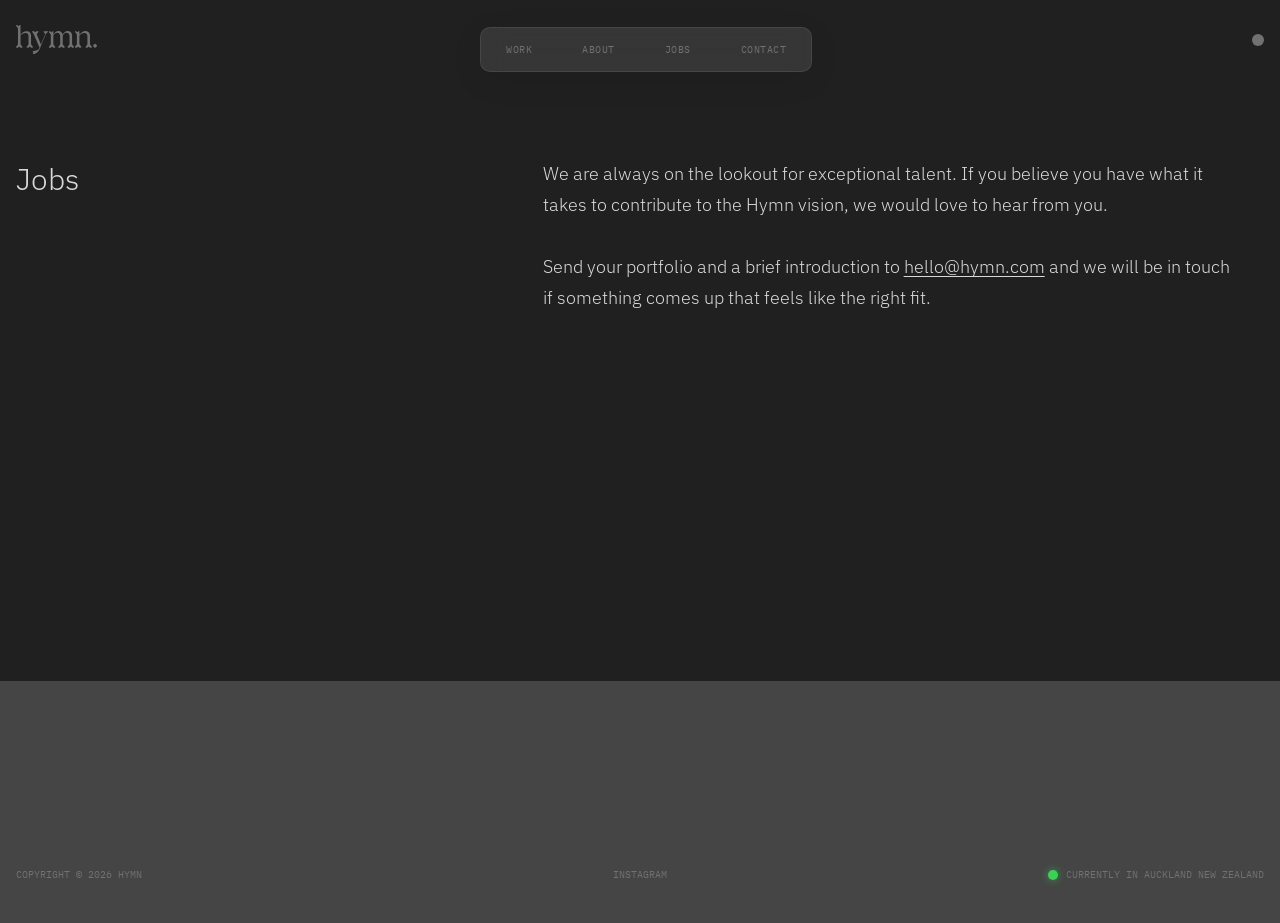
<file: jobs.html>
<!DOCTYPE html>
<html lang="en">
<head>
  <meta charset="UTF-8" />
  <meta name="viewport" content="width=device-width, initial-scale=1.0"/>
  <title>Hymn</title>
  
  <!-- ─── MODE FLASH FIX ───────────────────── -->
  <script>
    const saved = localStorage.getItem('colorMode');
    const hour = new Date().getHours();
    if (saved === 'light' || (!saved && hour >= 6 && hour < 16)) {
      document.documentElement.classList.add('light-mode');
    }
  </script>
  <link href="https://fonts.googleapis.com/css2?family=IBM+Plex+Mono:wght@400;500&family=IBM+Plex+Sans:wght@300;400;500&display=swap" rel="stylesheet">
  <link rel="stylesheet" href="/css/jobs.css">
</head>

<body>

  <!-- ─── HEADER ─────────────────────────────── -->
  <header>

    <!-- Full logo — desktop -->
    <a href="/index.html" class="logo logo-full">
      <svg width="81" height="29" viewBox="0 0 81 29" fill="none" xmlns="http://www.w3.org/2000/svg">
        <g>
          <path d="M34.8125 9.52207C34.2271 8.7255 33.6429 7.92894 33.0576 7.13237C32.9177 6.94176 32.752 6.75703 32.8919 6.497C33.0259 6.24756 33.2598 6.19696 33.5172 6.19931C33.7417 6.20049 33.9662 6.19931 34.1883 6.19931C34.4022 6.42287 34.6021 6.63701 34.8077 6.84645C35.1921 7.23709 35.5071 7.23826 35.8903 6.84881C36.096 6.63937 36.2958 6.42522 36.4944 6.21814H37.3419V9.3997C37.3619 9.40912 37.3819 9.41853 37.4018 9.42794C37.4724 9.31969 37.5405 9.21027 37.6134 9.1032C38.1623 8.29839 38.7735 7.55007 39.581 6.98647C40.8117 6.12636 42.1645 5.88751 43.6056 6.26991C44.9208 6.61937 45.7671 7.51947 46.282 8.75021C46.4054 9.04672 46.4912 9.3597 46.597 9.67503C46.8614 9.30087 47.113 8.91965 47.3904 8.55725C48.1602 7.55124 49.0747 6.70643 50.3089 6.33109C51.8498 5.8628 53.3226 6.03224 54.6014 7.07942C55.3619 7.70185 55.7933 8.55254 55.959 9.51736C56.0389 9.98801 56.0753 10.4704 56.0765 10.9481C56.0871 13.612 56.0812 16.2758 56.0812 18.9397V19.3127C56.5913 20.0022 57.1097 20.7023 57.6269 21.4012C57.7256 21.5353 57.8208 21.6718 57.9242 21.8024C58.0594 21.9718 58.0994 22.1601 58.003 22.3507C57.9078 22.5389 57.728 22.6284 57.5187 22.6296C57.0098 22.6343 56.5008 22.6307 55.9637 22.6307C55.7862 22.4425 55.6028 22.2401 55.4124 22.0448C55.3243 21.9542 55.2291 21.8659 55.1245 21.7977C54.8588 21.6259 54.6155 21.673 54.3334 21.9342C54.0972 22.153 53.8597 22.373 53.5823 22.6307C53.1439 22.6307 52.635 22.6343 52.126 22.6296C51.9074 22.6272 51.724 22.5437 51.6206 22.3377C51.5207 22.1365 51.5877 21.9601 51.7123 21.7918C52.3258 20.967 52.937 20.141 53.5553 19.3056C53.5553 19.1938 53.5553 19.0762 53.5553 18.9597C53.5553 16.6877 53.5635 14.4156 53.5494 12.1436C53.5459 11.5576 53.5118 10.967 53.4225 10.3892C53.359 9.97977 53.2215 9.56914 53.0428 9.1938C52.6314 8.33369 51.8792 7.96777 50.9647 7.87717C49.66 7.74656 48.6151 8.28427 47.7347 9.17968C47.3951 9.52443 47.1306 9.94448 46.845 10.341C46.7815 10.4292 46.7462 10.5575 46.7462 10.6669C46.7415 13.5261 46.7439 16.3864 46.7451 19.2456C46.7451 19.2644 46.7498 19.2844 46.7568 19.3327C47.3116 20.0822 47.8828 20.8529 48.4529 21.6235C48.4999 21.6859 48.5481 21.7483 48.5916 21.813C48.8443 22.2013 48.6527 22.6107 48.1908 22.6272C47.6736 22.646 47.1541 22.6319 46.6804 22.6319C46.4453 22.4083 46.2361 22.2177 46.0363 22.0165C45.6202 21.5977 45.3275 21.5965 44.9138 22.0059C44.7116 22.206 44.4954 22.3907 44.2321 22.6307C43.7901 22.6307 43.2612 22.6484 42.7346 22.626C42.268 22.606 42.087 22.1718 42.3749 21.7789C42.9344 21.0117 43.5033 20.2516 44.0687 19.4892C44.1098 19.4339 44.1498 19.3786 44.2074 19.2974C44.2074 19.2244 44.2074 19.1268 44.2074 19.0303C44.2074 16.6994 44.2133 14.3685 44.2039 12.0377C44.2015 11.3235 44.1768 10.6093 43.9841 9.91153C43.7866 9.19615 43.4551 8.5796 42.7758 8.21956C42.5454 8.09719 42.2915 8.00306 42.0364 7.94894C41.1102 7.75127 40.2322 7.88187 39.4059 8.36899C38.5749 8.85846 37.9425 9.53737 37.4512 10.3563C37.3936 10.4516 37.356 10.574 37.356 10.6846C37.3513 13.5343 37.3537 16.3841 37.3537 19.2338C37.3537 19.2527 37.3584 19.2727 37.3642 19.3244C37.9296 20.0881 38.5114 20.874 39.0932 21.66C39.1344 21.7153 39.1779 21.7683 39.2143 21.8259C39.46 22.2166 39.259 22.6143 38.7923 22.6296C38.2846 22.646 37.7744 22.6331 37.2385 22.6331C37.0469 22.4319 36.8471 22.2177 36.6425 22.0083C36.237 21.5918 35.9291 21.5941 35.5212 22.013C35.3237 22.2166 35.1298 22.4236 34.9312 22.6319C34.4058 22.6319 33.8862 22.646 33.3691 22.6284C32.9024 22.6119 32.7014 22.2048 32.973 21.8259C33.4972 21.0941 34.0367 20.3728 34.5691 19.6468C34.6502 19.5362 34.7302 19.4256 34.8113 19.3139V9.52325L34.8125 9.52207Z" fill="currentColor"/>
          <path d="M4.40442 22.6311C4.19403 22.4111 3.99421 22.1958 3.78852 21.9863C3.40534 21.598 3.09268 21.5992 2.70833 21.9899C2.50263 22.1993 2.30282 22.4134 2.09477 22.6323C1.5917 22.6323 1.09333 22.6299 0.594967 22.6335C0.358713 22.6358 0.174176 22.544 0.056636 22.3405C-0.0667805 22.1275 0.0319527 21.9416 0.15772 21.771C0.679595 21.0615 1.20617 20.3555 1.7304 19.6472C1.8115 19.5378 1.8926 19.426 1.97606 19.3119V3.32053C1.40129 2.54279 0.819467 1.75681 0.237647 0.970833C0.196508 0.915533 0.153018 0.862585 0.117757 0.803754C-0.116147 0.423708 0.0766177 0.0366021 0.523268 0.0083634C0.79596 -0.00810919 1.06983 0.00483356 1.29903 0.00483356C1.54821 0.240156 1.77154 0.44371 1.98781 0.655501C2.36864 1.02849 2.67542 1.03202 3.04567 0.653148C3.25136 0.44371 3.45 0.22839 3.6557 0.0118932H4.50198V9.6413C4.52314 9.65307 4.54429 9.66483 4.56545 9.67778C4.65713 9.57423 4.74881 9.47187 4.83932 9.36833C5.51164 8.59764 6.25332 7.89991 7.10783 7.33867C8.14453 6.65741 9.25763 6.16323 10.5224 6.13499C11.7083 6.10911 12.8226 6.33031 13.7253 7.18453C14.3295 7.75636 14.6539 8.47881 14.8537 9.27184C15.0206 9.9331 15.0429 10.6073 15.0429 11.2827C15.0429 13.8383 15.0429 16.3939 15.0429 18.9495V19.2989C15.6365 20.1014 16.2242 20.8956 16.8119 21.6898C16.8413 21.7287 16.8707 21.7675 16.9012 21.8063C17.0317 21.9746 17.0775 22.1581 16.9753 22.3534C16.8742 22.5452 16.6967 22.6264 16.4898 22.6288C15.9809 22.6346 15.4731 22.6311 15.003 22.6311C14.7585 22.4005 14.5352 22.1981 14.3201 21.9852C13.9298 21.6004 13.623 21.6004 13.241 21.9957C13.0436 22.1993 12.8508 22.4076 12.6428 22.6288C12.1127 22.6288 11.5743 22.6499 11.0395 22.6217C10.5941 22.5993 10.413 22.1769 10.6787 21.8122C11.237 21.045 11.8047 20.2838 12.3748 19.5237C12.4794 19.3837 12.5311 19.2448 12.5311 19.0672C12.5264 16.7469 12.5311 14.4266 12.5252 12.1051C12.5229 11.4109 12.5064 10.7132 12.3231 10.0366C12.1703 9.47422 11.9587 8.93651 11.5085 8.53528C10.8362 7.93639 10.0169 7.81755 9.16947 7.91285C7.75783 8.0717 6.53659 8.70119 5.4423 9.57659C5.10261 9.84838 4.81699 10.1896 4.53254 10.4732V19.3166C5.08498 20.0685 5.65269 20.8403 6.21923 21.6133C6.27095 21.6839 6.32619 21.7545 6.37438 21.8275C6.62945 22.2146 6.43433 22.6111 5.96417 22.6264C5.4564 22.6429 4.94628 22.6299 4.40912 22.6299L4.40442 22.6311Z" fill="currentColor"/>
          <path d="M63.335 22.6318C63.1023 22.4 62.8825 22.1788 62.6603 21.9576C62.2995 21.5987 62.0139 21.6011 61.6566 21.967C61.465 22.1635 61.2746 22.36 61.083 22.5553C61.063 22.5765 61.0371 22.5918 60.9913 22.6259C60.4859 22.6259 59.9569 22.6471 59.4315 22.6189C58.9896 22.5953 58.7921 22.1812 59.0448 21.8152C59.3892 21.3163 59.763 20.8375 60.125 20.3503C60.3178 20.0915 60.5035 19.8267 60.7068 19.5761C60.8585 19.3902 60.9125 19.1926 60.9114 18.9549C60.9055 16.3604 60.9078 13.7648 60.9078 11.1704C60.9078 10.7586 60.8961 10.3479 60.9114 9.93731C60.9219 9.65845 60.8455 9.43019 60.6751 9.20663C60.1403 8.50772 59.6408 7.78058 59.0895 7.09343C58.7263 6.64161 59.0307 6.23215 59.4503 6.2098C59.6748 6.19803 59.9017 6.17803 60.1238 6.20156C60.2355 6.21333 60.3577 6.29569 60.44 6.38041C60.6845 6.6322 60.9125 6.90047 61.0524 7.05696C61.5261 7.18168 61.7741 7.07461 61.9892 6.83222C62.1831 6.61337 62.3982 6.41335 62.5934 6.21686H63.4196V9.58197L63.4761 9.61139C63.5407 9.54785 63.6065 9.48667 63.6677 9.42077C64.4951 8.5289 65.3649 7.68409 66.4251 7.06637C67.6393 6.35923 68.9346 5.98389 70.3545 6.16391C71.2196 6.27333 72.0106 6.55925 72.6477 7.1758C73.2577 7.76646 73.6256 8.50772 73.762 9.33135C73.8877 10.0903 73.9641 10.8657 73.9723 11.6352C73.9982 14.0931 73.9841 16.5511 73.9782 19.009C73.9782 19.2373 74.0405 19.4173 74.1792 19.5985C74.714 20.2986 75.2335 21.0092 75.759 21.7164C75.8918 21.8941 76.0128 22.0788 75.8929 22.307C75.7731 22.5377 75.5685 22.633 75.3111 22.6318C74.8316 22.6294 74.3532 22.6318 73.876 22.6318C73.6456 22.4012 73.4258 22.18 73.2048 21.9599C72.8393 21.5975 72.5666 21.5987 72.2022 21.9635C72.0012 22.1647 71.8037 22.3671 71.6039 22.5694C71.5898 22.5836 71.5722 22.593 71.524 22.6283C71.0303 22.6283 70.5014 22.6494 69.976 22.6212C69.5082 22.5965 69.3284 22.1553 69.6128 21.767C70.1676 21.0092 70.7365 20.2609 71.2877 19.5008C71.3665 19.3914 71.4217 19.2361 71.4217 19.1008C71.4253 16.5746 71.4264 14.0484 71.4112 11.5222C71.4065 10.7962 71.3066 10.0773 71.0104 9.40195C70.6413 8.56302 69.9972 8.09002 69.0921 7.95001C67.9896 7.7794 66.9776 8.0712 66.0032 8.53949C65.1346 8.95719 64.3353 9.47843 63.6794 10.1985C63.4984 10.3962 63.4197 10.6115 63.4208 10.8868C63.4291 13.5801 63.4279 16.2722 63.422 18.9655C63.422 19.1926 63.4749 19.3773 63.6136 19.5597C64.1519 20.2692 64.6785 20.9881 65.2086 21.7023C65.3461 21.887 65.4801 22.0741 65.3497 22.3176C65.218 22.5624 64.9959 22.6341 64.7326 22.6318C64.2636 22.6283 63.7934 22.6318 63.3327 22.6318H63.335Z" fill="currentColor"/>
          <path d="M29.3541 8.94053C28.9063 8.43341 28.4714 7.94277 28.0377 7.45094C27.9084 7.30387 27.7732 7.16149 27.6545 7.00618C27.4265 6.70967 27.5405 6.34963 27.8966 6.2355C27.9883 6.20608 28.0894 6.19785 28.1858 6.19667C29.2824 6.19432 30.3779 6.19549 31.4745 6.19667C31.5521 6.19667 31.6332 6.20138 31.7073 6.22138C32.0305 6.30492 32.1645 6.67438 31.9682 6.945C31.9224 7.00736 31.8636 7.06148 31.8083 7.11561C31.2383 7.66744 30.6635 8.21339 30.1017 8.77228C29.9736 8.89935 29.8584 9.05702 29.789 9.22175C27.8097 13.9411 25.8362 18.6629 23.8639 23.3846C23.3408 24.6366 22.7272 25.832 21.8222 26.8615C20.9148 27.8923 19.824 28.6112 18.4653 28.8771C18.0833 28.9512 17.6895 28.9759 17.3004 28.9971C16.9854 29.0147 16.8127 28.8383 16.7892 28.5182C16.7809 28.4017 16.788 28.2841 16.788 28.1723C16.9255 28.0429 17.0618 27.9299 17.1806 27.8017C17.418 27.544 17.4062 27.2957 17.15 27.0592C17.043 26.9592 16.9243 26.871 16.7903 26.7604C16.8091 26.4968 16.7127 26.212 16.909 25.9144C17.063 25.9038 17.2346 25.8826 17.4062 25.8802C18.5805 25.8697 19.7288 25.6943 20.8231 25.2613C21.6788 24.9237 22.471 24.4707 22.9988 23.6823C23.1915 23.3941 23.3326 23.0646 23.4595 22.7387C23.5007 22.634 23.4407 22.4728 23.3902 22.3528C22.5791 20.4125 21.7634 18.4758 20.9489 16.5379C19.9862 14.2471 19.0248 11.955 18.0574 9.66651C17.9822 9.48884 17.8823 9.31705 17.7683 9.16056C17.2593 8.46636 16.7445 7.77569 16.2238 7.08972C16.0827 6.90382 16.0005 6.71438 16.1074 6.49435C16.212 6.27903 16.4071 6.19667 16.6399 6.19667C17.1382 6.19667 17.6366 6.19667 18.1538 6.19667C18.3336 6.41317 18.5158 6.62967 18.6945 6.84852C19.0518 7.28622 19.4937 7.2921 19.8499 6.86146C20.0309 6.64261 20.2119 6.42611 20.4023 6.19785C20.9101 6.19785 21.4179 6.19785 21.9256 6.19785C22.1595 6.19785 22.3511 6.28845 22.4534 6.50377C22.5521 6.71085 22.4863 6.90146 22.3558 7.07913C21.8622 7.74862 21.3697 8.4193 20.8783 9.08996C20.8208 9.1688 20.7643 9.24763 20.6891 9.35235C22.0949 12.6975 23.503 16.0461 24.9252 19.4289C26.4074 15.9179 27.8755 12.441 29.3541 8.94053Z" fill="currentColor"/>
          <path d="M78.9702 22.8094C78.8056 22.7165 78.614 22.653 78.4824 22.5259C78.0686 22.1247 77.6714 21.7058 77.2776 21.2846C77.0026 20.9904 77.0073 20.5739 77.287 20.2774C77.6831 19.8573 78.0851 19.4443 78.493 19.0372C78.8009 18.7289 79.257 18.7266 79.5708 19.0337C79.9693 19.4232 80.3618 19.8197 80.7427 20.2268C81.1023 20.6115 81.0812 21.008 80.7109 21.3881C80.356 21.7517 80.008 22.1223 79.6507 22.4835C79.4732 22.6624 79.2605 22.7765 78.969 22.8106L78.9702 22.8094Z" fill="currentColor"/>
        </g>
      </svg>
    </a>

    <!-- Monogram — tablet/mobile -->
    <a href="/index.html" class="logo logo-mark">
      <svg class="mark-light-default" width="29" height="29" viewBox="0 0 42 42" fill="none" xmlns="http://www.w3.org/2000/svg">
        <circle cx="21" cy="21" r="21" fill="#C1C1C1"/>
        <path d="M23.1004 28.8694C21.7055 30.0985 19.5795 30.1659 18.089 29.0546C17.9878 28.9761 17.8865 28.8919 17.7909 28.8021C15.8111 26.8883 13.9101 24.8904 12.0259 22.8812C10.7098 21.4782 10.7323 19.4914 12.0709 18.0772C13.9663 16.0736 15.8899 14.1037 17.8416 12.1619C19.3151 10.6915 21.4974 10.6802 22.9991 12.145C24.9058 14.0027 26.7843 15.894 28.6066 17.8358C30.3277 19.671 30.2265 21.5623 28.4548 23.3751C26.7562 25.1093 25.0914 26.8771 23.3816 28.6001C23.286 28.6955 23.1903 28.7853 23.0947 28.8751L23.1004 28.8694Z" fill="#999999"/>
      </svg>
      <svg class="mark-light-hover" width="29" height="29" viewBox="0 0 42 42" fill="none" xmlns="http://www.w3.org/2000/svg">
        <circle cx="21" cy="21" r="21" fill="#717171"/>
        <path d="M23.1004 28.8694C21.7055 30.0985 19.5795 30.1659 18.089 29.0546C17.9878 28.9761 17.8865 28.8919 17.7909 28.8021C15.8111 26.8883 13.9101 24.8904 12.0259 22.8812C10.7098 21.4782 10.7323 19.4914 12.0709 18.0772C13.9663 16.0736 15.8899 14.1037 17.8416 12.1619C19.3151 10.6915 21.4974 10.6802 22.9991 12.145C24.9058 14.0027 26.7843 15.894 28.6066 17.8358C30.3277 19.671 30.2265 21.5623 28.4548 23.3751C26.7562 25.1093 25.0914 26.8771 23.3816 28.6001C23.286 28.6955 23.1903 28.7853 23.0947 28.8751L23.1004 28.8694Z" fill="#313131"/>
      </svg>
      <svg class="mark-dark-default" width="29" height="29" viewBox="0 0 42 42" fill="none" xmlns="http://www.w3.org/2000/svg">
        <circle cx="21" cy="21" r="21" fill="#484848"/>
        <path d="M23.1004 28.8694C21.7055 30.0985 19.5795 30.1659 18.089 29.0546C17.9878 28.9761 17.8865 28.8919 17.7909 28.8021C15.8111 26.8883 13.9101 24.8904 12.0259 22.8812C10.7098 21.4782 10.7323 19.4914 12.0709 18.0772C13.9663 16.0736 15.8899 14.1037 17.8416 12.1619C19.3151 10.6915 21.4974 10.6802 22.9991 12.145C24.9058 14.0027 26.7843 15.894 28.6066 17.8358C30.3277 19.671 30.2265 21.5623 28.4548 23.3751C26.7562 25.1093 25.0914 26.8771 23.3816 28.6001C23.286 28.6955 23.1903 28.7853 23.0947 28.8751L23.1004 28.8694Z" fill="#313131"/>
      </svg>
      <svg class="mark-dark-hover" width="29" height="29" viewBox="0 0 42 42" fill="none" xmlns="http://www.w3.org/2000/svg">
        <circle cx="21" cy="21" r="21" fill="#717171"/>
        <path d="M23.1004 28.8694C21.7055 30.0985 19.5795 30.1659 18.089 29.0546C17.9878 28.9761 17.8865 28.8919 17.7909 28.8021C15.8111 26.8883 13.9101 24.8904 12.0259 22.8812C10.7098 21.4782 10.7323 19.4914 12.0709 18.0772C13.9663 16.0736 15.8899 14.1037 17.8416 12.1619C19.3151 10.6915 21.4974 10.6802 22.9991 12.145C24.9058 14.0027 26.7843 15.894 28.6066 17.8358C30.3277 19.671 30.2265 21.5623 28.4548 23.3751C26.7562 25.1093 25.0914 26.8771 23.3816 28.6001C23.286 28.6955 23.1903 28.7853 23.0947 28.8751L23.1004 28.8694Z" fill="#313131"/>
      </svg>
    </a>

    <nav>
      <a href="/index.html">Work</a>
      <a href="/about.html">About</a>
      <a href="/jobs.html">Jobs</a>
      <a href="/contact.html">Contact</a>
    </nav>
  </header>

  <!-- ─── MODE TOGGLE ───────────────────────── -->
  <div class="mode-toggle" id="modeToggle">
    <div class="toggle-outline"></div>
    <div class="toggle-solid"></div>
  </div>

  <!-- ─── MAIN ───────────────────────────────── -->
  <main>
    <div class="about-content">

      <!-- Left column -->
      <div class="about-left">
        <h1 class="about-heading">Jobs</h1>
      </div>

      <!-- Right column -->
      <div class="about-right">
        <p>We are always on the lookout for exceptional talent. If you believe you have what it takes to contribute to the Hymn vision, we would love to hear from you.</p>

        <p>Send your portfolio and a brief introduction to <a href="mailto:hello@hymn.com">hello@hymn.com</a> and we will be in touch if something comes up that feels like the right fit.</p>
      </div>

    </div>
  </main>

<!-- ─── FOOTER ────────────────────────────── -->
  <footer>
    <span class="footer-copyright">Copyright © 2026 HYMN</span>
    <a href="https://www.instagram.com/hymncreative/" target="_blank" class="footer-instagram">Instagram</a>
    <div class="footer-location">
      <span class="status-dot"></span>
      <span>Currently in Auckland New Zealand</span>
    </div>
  </footer>

  <!-- ─── BOTTOM NAV — MOBILE ONLY ────────── -->
<nav class="bottom-nav">
  <a href="/index.html">Work</a>
  <a href="/about.html">About</a>
  <a href="/jobs.html">Jobs</a>
  <a href="/contact.html">Contact</a>
</nav>

<script src="/js/main.js"></script>

</body>
</html>
</file>
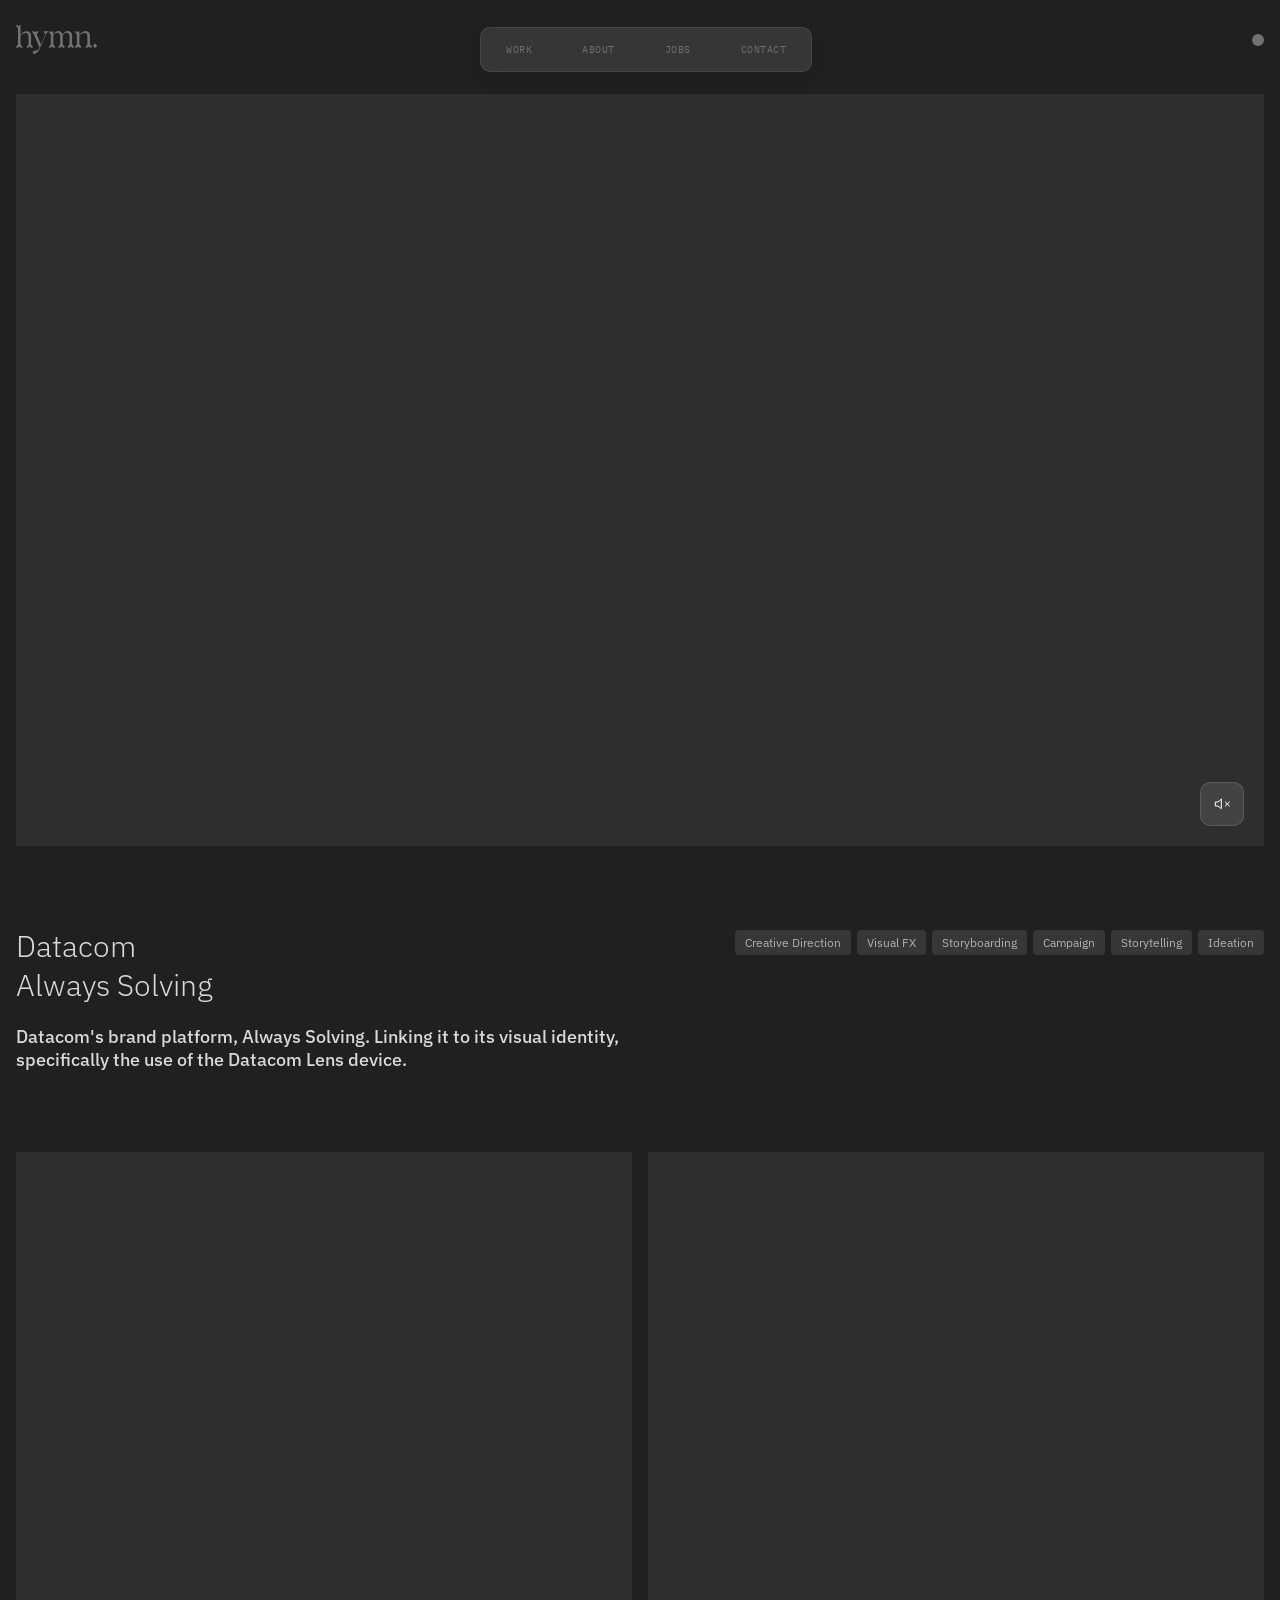
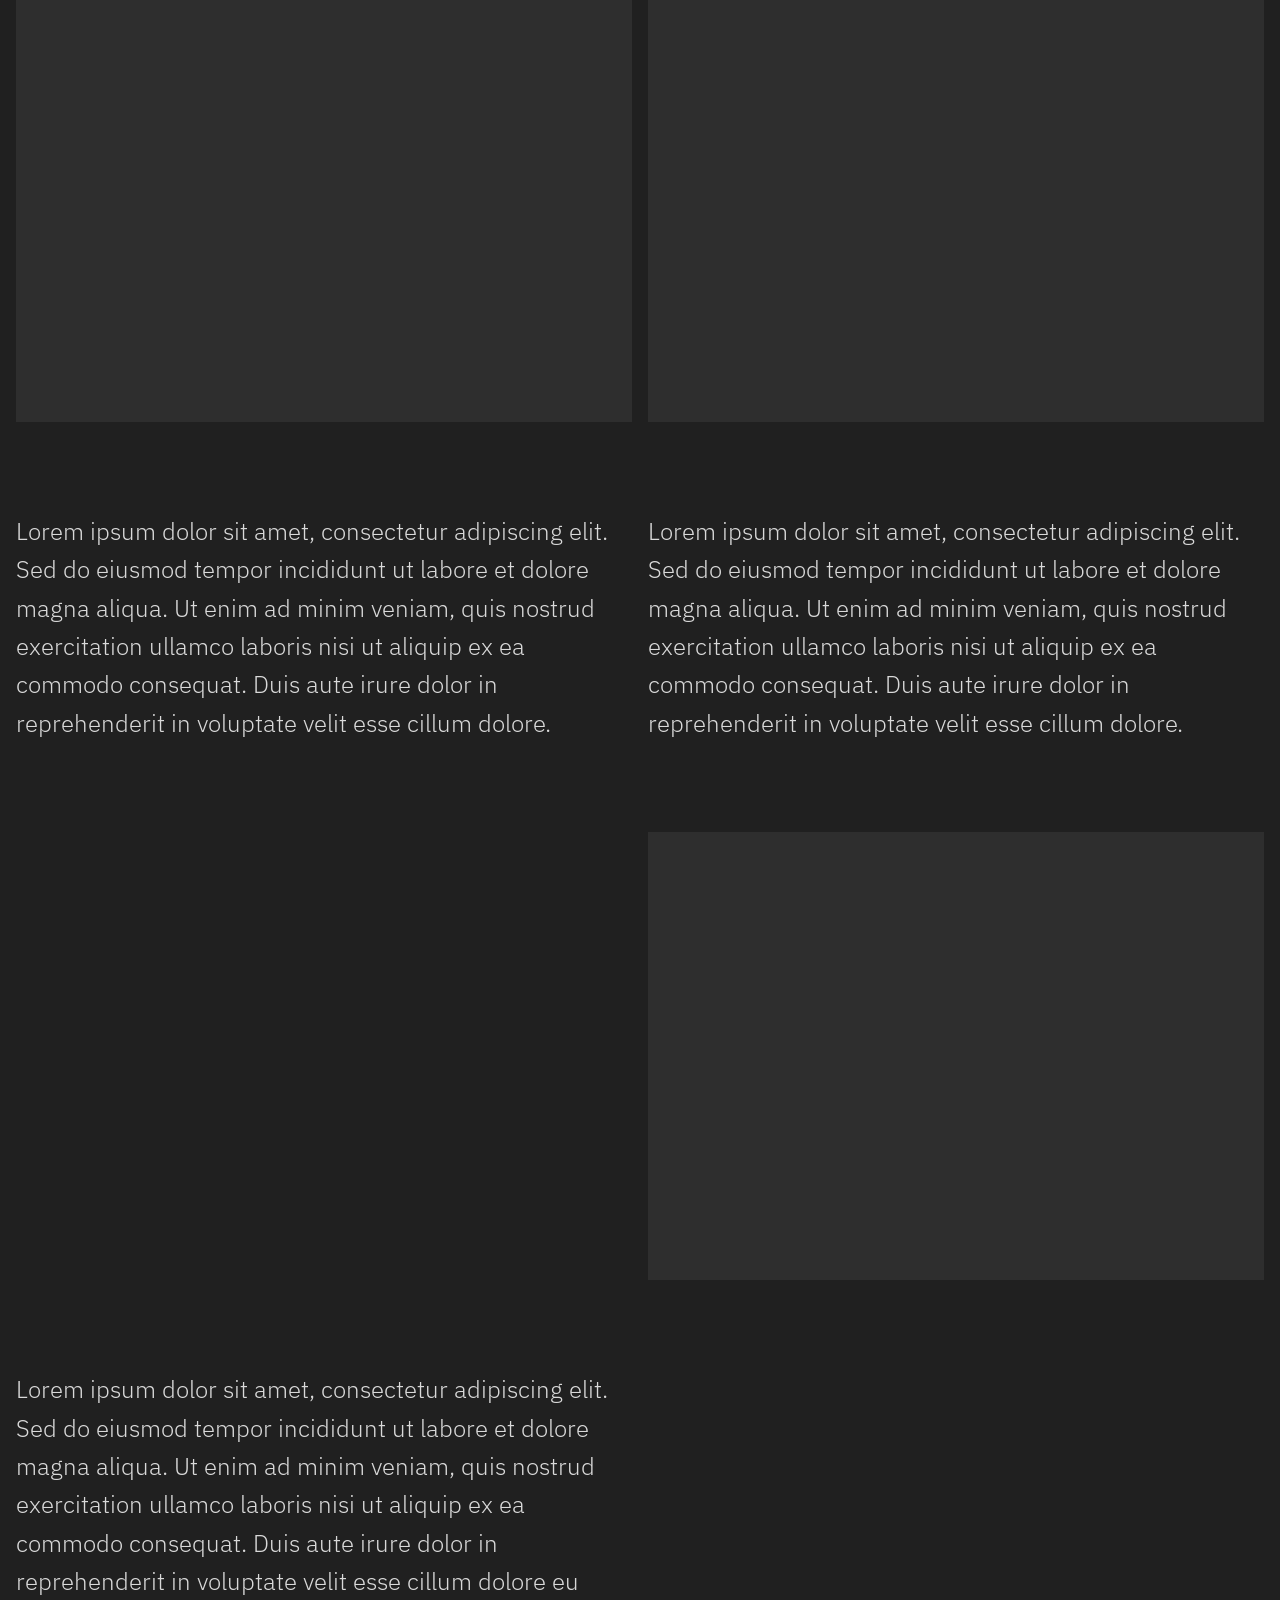
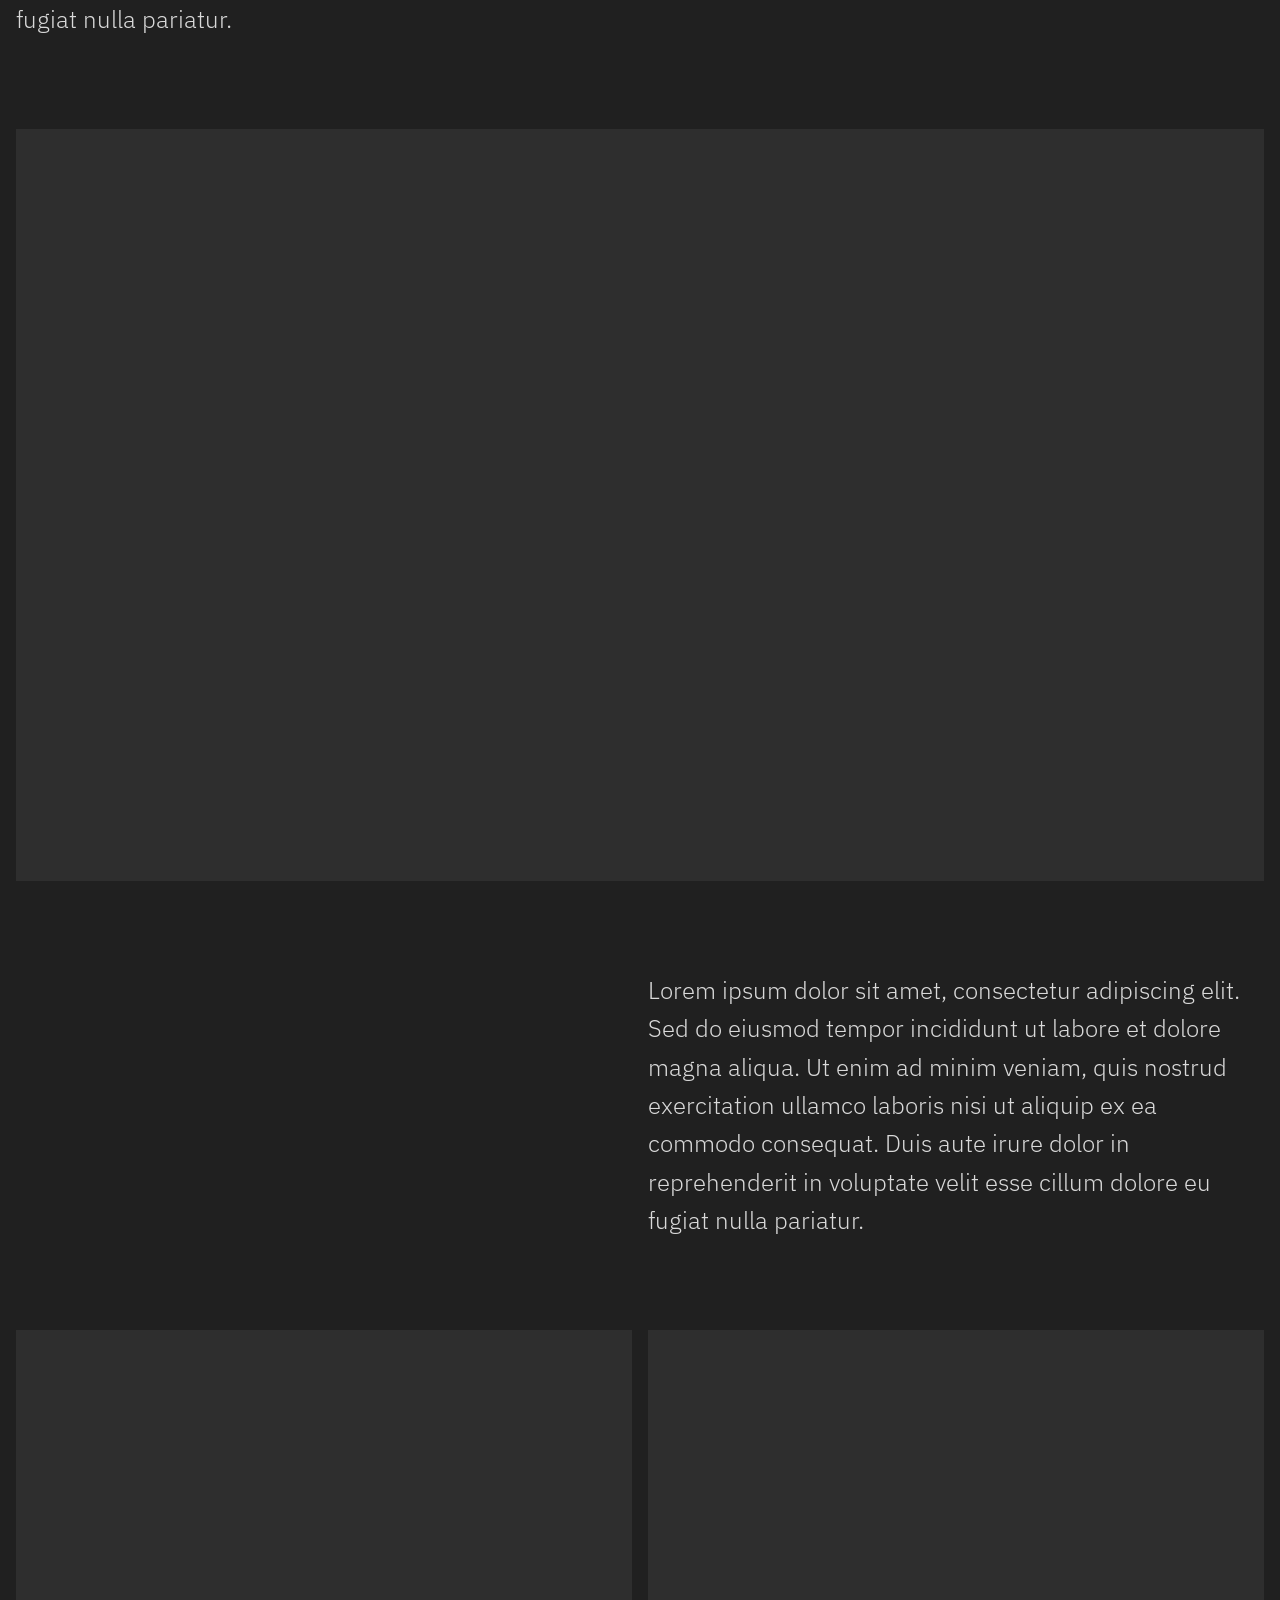
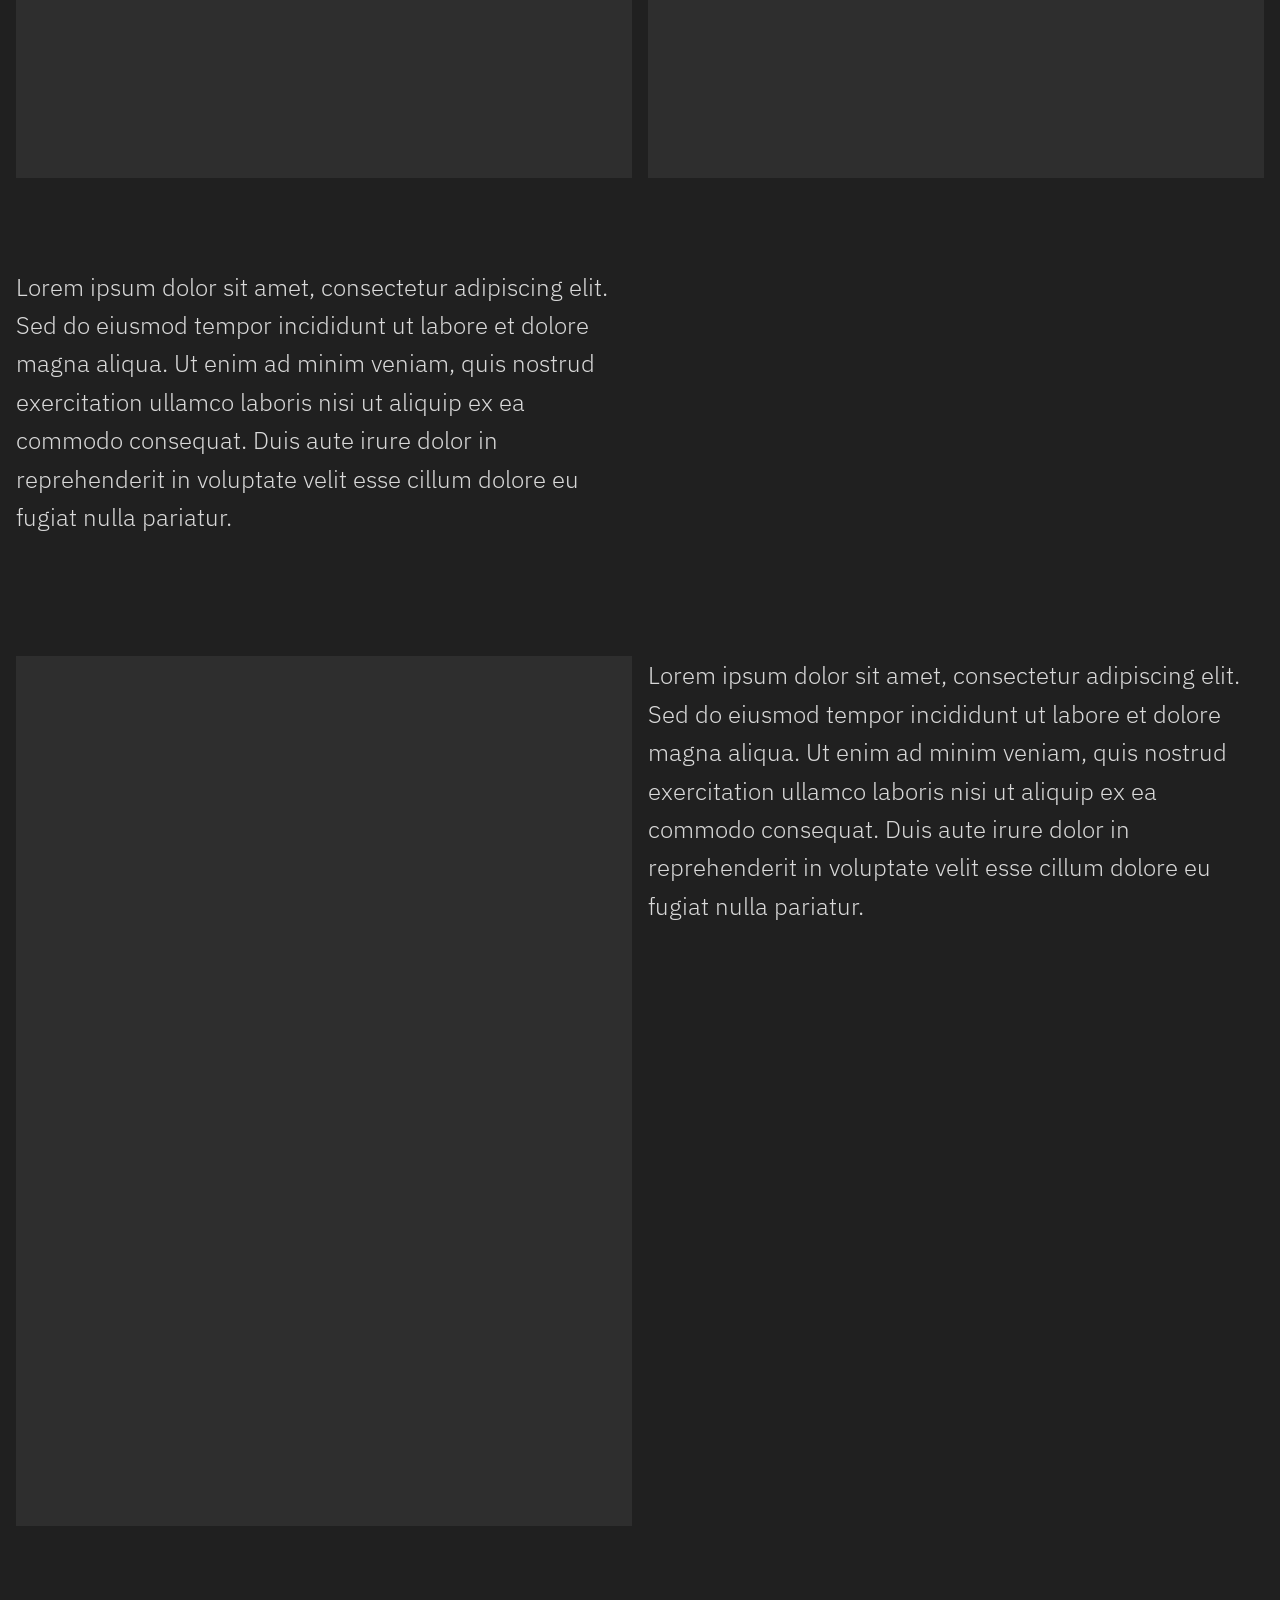
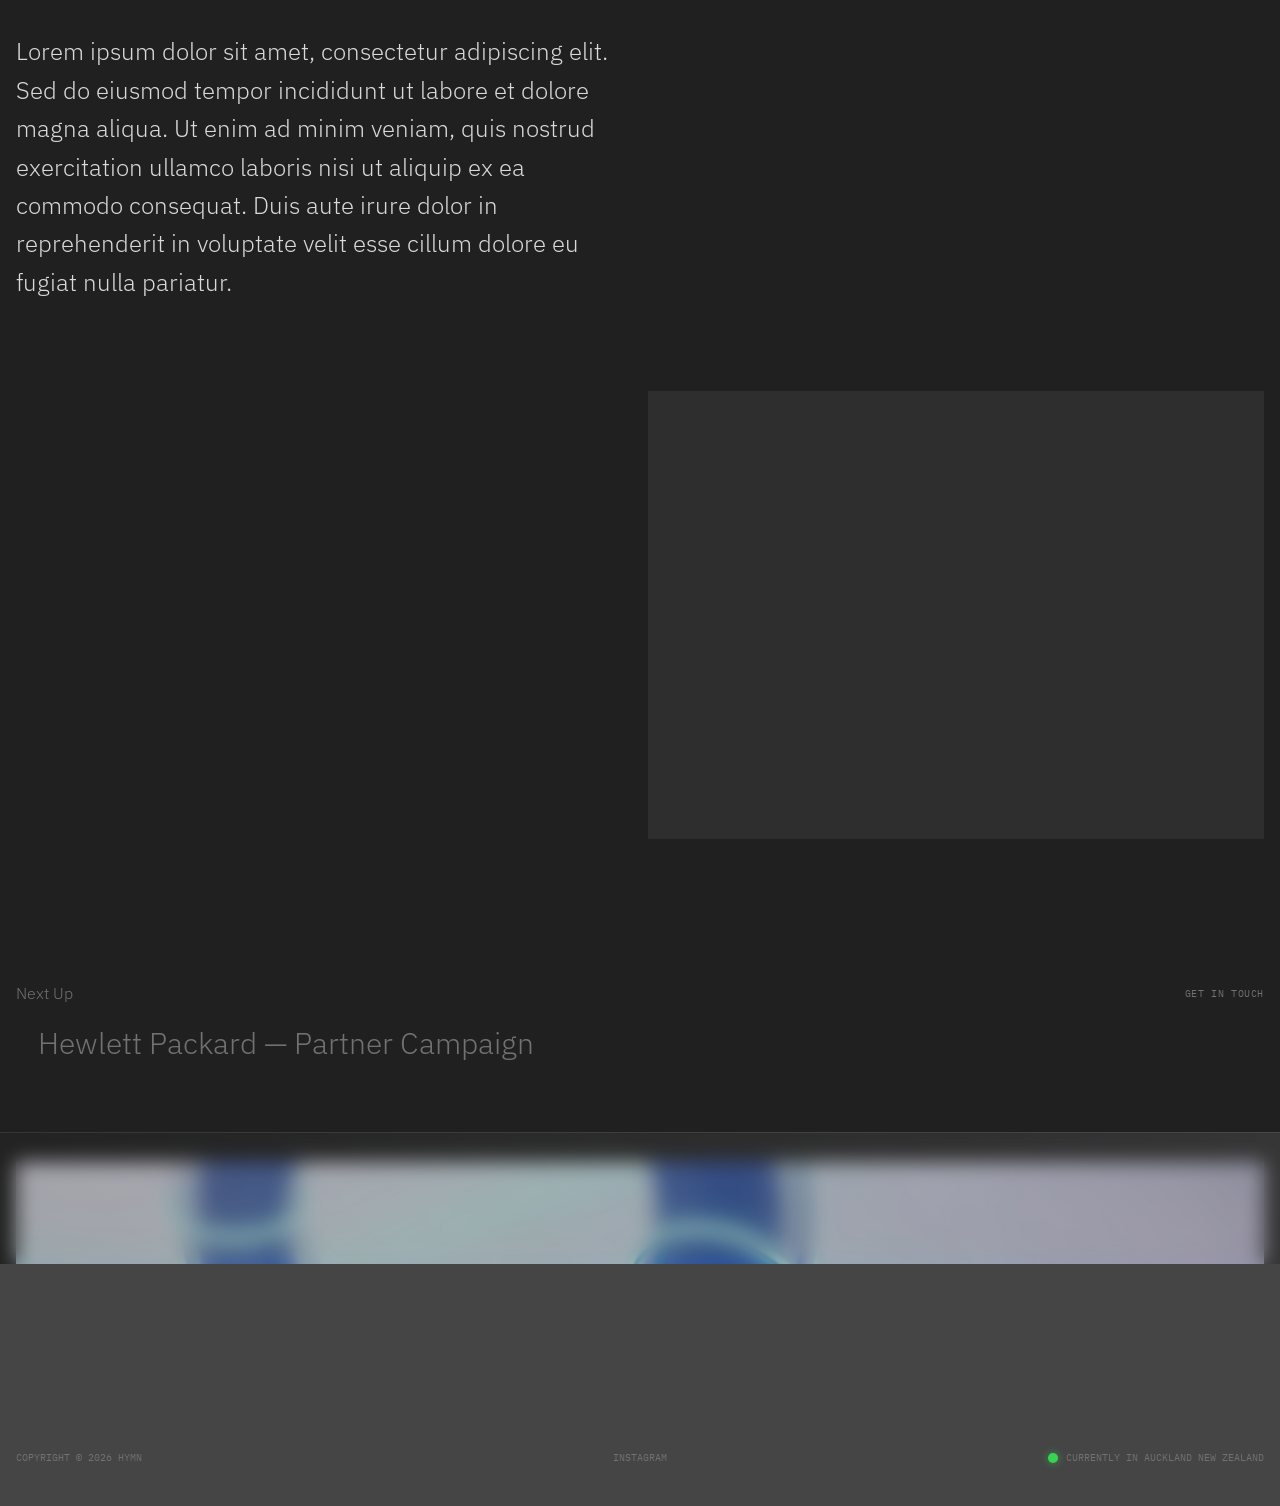
<file: work/datacom-always-solving.html>
<!DOCTYPE html>
<html lang="en">
<head>
  <meta charset="UTF-8" />
  <meta name="viewport" content="width=device-width, initial-scale=1.0"/>
  <title>Hymn - Datacom Always Solving</title>

  <script>
    const saved = localStorage.getItem('colorMode');
    const hour = new Date().getHours();
    if (saved === 'light' || (!saved && hour >= 6 && hour < 16)) {
      document.documentElement.classList.add('light-mode');
    }
  </script>

  <script src="https://player.vimeo.com/api/player.js"></script>

  <link href="https://fonts.googleapis.com/css2?family=IBM+Plex+Mono:wght@400;500&family=IBM+Plex+Sans:wght@300;400;500&display=swap" rel="stylesheet">
  <link rel="stylesheet" href="/css/case-study.css">
</head>

<body>

  <!-- ─── HEADER ─────────────────────────────── -->
  <header>

    <!-- Full logo — desktop -->
    <a href="/index.html" class="logo logo-full">
      <svg width="81" height="29" viewBox="0 0 81 29" fill="none" xmlns="http://www.w3.org/2000/svg">
        <g>
          <path d="M34.8125 9.52207C34.2271 8.7255 33.6429 7.92894 33.0576 7.13237C32.9177 6.94176 32.752 6.75703 32.8919 6.497C33.0259 6.24756 33.2598 6.19696 33.5172 6.19931C33.7417 6.20049 33.9662 6.19931 34.1883 6.19931C34.4022 6.42287 34.6021 6.63701 34.8077 6.84645C35.1921 7.23709 35.5071 7.23826 35.8903 6.84881C36.096 6.63937 36.2958 6.42522 36.4944 6.21814H37.3419V9.3997C37.3619 9.40912 37.3819 9.41853 37.4018 9.42794C37.4724 9.31969 37.5405 9.21027 37.6134 9.1032C38.1623 8.29839 38.7735 7.55007 39.581 6.98647C40.8117 6.12636 42.1645 5.88751 43.6056 6.26991C44.9208 6.61937 45.7671 7.51947 46.282 8.75021C46.4054 9.04672 46.4912 9.3597 46.597 9.67503C46.8614 9.30087 47.113 8.91965 47.3904 8.55725C48.1602 7.55124 49.0747 6.70643 50.3089 6.33109C51.8498 5.8628 53.3226 6.03224 54.6014 7.07942C55.3619 7.70185 55.7933 8.55254 55.959 9.51736C56.0389 9.98801 56.0753 10.4704 56.0765 10.9481C56.0871 13.612 56.0812 16.2758 56.0812 18.9397V19.3127C56.5913 20.0022 57.1097 20.7023 57.6269 21.4012C57.7256 21.5353 57.8208 21.6718 57.9242 21.8024C58.0594 21.9718 58.0994 22.1601 58.003 22.3507C57.9078 22.5389 57.728 22.6284 57.5187 22.6296C57.0098 22.6343 56.5008 22.6307 55.9637 22.6307C55.7862 22.4425 55.6028 22.2401 55.4124 22.0448C55.3243 21.9542 55.2291 21.8659 55.1245 21.7977C54.8588 21.6259 54.6155 21.673 54.3334 21.9342C54.0972 22.153 53.8597 22.373 53.5823 22.6307C53.1439 22.6307 52.635 22.6343 52.126 22.6296C51.9074 22.6272 51.724 22.5437 51.6206 22.3377C51.5207 22.1365 51.5877 21.9601 51.7123 21.7918C52.3258 20.967 52.937 20.141 53.5553 19.3056C53.5553 19.1938 53.5553 19.0762 53.5553 18.9597C53.5553 16.6877 53.5635 14.4156 53.5494 12.1436C53.5459 11.5576 53.5118 10.967 53.4225 10.3892C53.359 9.97977 53.2215 9.56914 53.0428 9.1938C52.6314 8.33369 51.8792 7.96777 50.9647 7.87717C49.66 7.74656 48.6151 8.28427 47.7347 9.17968C47.3951 9.52443 47.1306 9.94448 46.845 10.341C46.7815 10.4292 46.7462 10.5575 46.7462 10.6669C46.7415 13.5261 46.7439 16.3864 46.7451 19.2456C46.7451 19.2644 46.7498 19.2844 46.7568 19.3327C47.3116 20.0822 47.8828 20.8529 48.4529 21.6235C48.4999 21.6859 48.5481 21.7483 48.5916 21.813C48.8443 22.2013 48.6527 22.6107 48.1908 22.6272C47.6736 22.646 47.1541 22.6319 46.6804 22.6319C46.4453 22.4083 46.2361 22.2177 46.0363 22.0165C45.6202 21.5977 45.3275 21.5965 44.9138 22.0059C44.7116 22.206 44.4954 22.3907 44.2321 22.6307C43.7901 22.6307 43.2612 22.6484 42.7346 22.626C42.268 22.606 42.087 22.1718 42.3749 21.7789C42.9344 21.0117 43.5033 20.2516 44.0687 19.4892C44.1098 19.4339 44.1498 19.3786 44.2074 19.2974C44.2074 19.2244 44.2074 19.1268 44.2074 19.0303C44.2074 16.6994 44.2133 14.3685 44.2039 12.0377C44.2015 11.3235 44.1768 10.6093 43.9841 9.91153C43.7866 9.19615 43.4551 8.5796 42.7758 8.21956C42.5454 8.09719 42.2915 8.00306 42.0364 7.94894C41.1102 7.75127 40.2322 7.88187 39.4059 8.36899C38.5749 8.85846 37.9425 9.53737 37.4512 10.3563C37.3936 10.4516 37.356 10.574 37.356 10.6846C37.3513 13.5343 37.3537 16.3841 37.3537 19.2338C37.3537 19.2527 37.3584 19.2727 37.3642 19.3244C37.9296 20.0881 38.5114 20.874 39.0932 21.66C39.1344 21.7153 39.1779 21.7683 39.2143 21.8259C39.46 22.2166 39.259 22.6143 38.7923 22.6296C38.2846 22.646 37.7744 22.6331 37.2385 22.6331C37.0469 22.4319 36.8471 22.2177 36.6425 22.0083C36.237 21.5918 35.9291 21.5941 35.5212 22.013C35.3237 22.2166 35.1298 22.4236 34.9312 22.6319C34.4058 22.6319 33.8862 22.646 33.3691 22.6284C32.9024 22.6119 32.7014 22.2048 32.973 21.8259C33.4972 21.0941 34.0367 20.3728 34.5691 19.6468C34.6502 19.5362 34.7302 19.4256 34.8113 19.3139V9.52325L34.8125 9.52207Z" fill="currentColor"/>
          <path d="M4.40442 22.6311C4.19403 22.4111 3.99421 22.1958 3.78852 21.9863C3.40534 21.598 3.09268 21.5992 2.70833 21.9899C2.50263 22.1993 2.30282 22.4134 2.09477 22.6323C1.5917 22.6323 1.09333 22.6299 0.594967 22.6335C0.358713 22.6358 0.174176 22.544 0.056636 22.3405C-0.0667805 22.1275 0.0319527 21.9416 0.15772 21.771C0.679595 21.0615 1.20617 20.3555 1.7304 19.6472C1.8115 19.5378 1.8926 19.426 1.97606 19.3119V3.32053C1.40129 2.54279 0.819467 1.75681 0.237647 0.970833C0.196508 0.915533 0.153018 0.862585 0.117757 0.803754C-0.116147 0.423708 0.0766177 0.0366021 0.523268 0.0083634C0.79596 -0.00810919 1.06983 0.00483356 1.29903 0.00483356C1.54821 0.240156 1.77154 0.44371 1.98781 0.655501C2.36864 1.02849 2.67542 1.03202 3.04567 0.653148C3.25136 0.44371 3.45 0.22839 3.6557 0.0118932H4.50198V9.6413C4.52314 9.65307 4.54429 9.66483 4.56545 9.67778C4.65713 9.57423 4.74881 9.47187 4.83932 9.36833C5.51164 8.59764 6.25332 7.89991 7.10783 7.33867C8.14453 6.65741 9.25763 6.16323 10.5224 6.13499C11.7083 6.10911 12.8226 6.33031 13.7253 7.18453C14.3295 7.75636 14.6539 8.47881 14.8537 9.27184C15.0206 9.9331 15.0429 10.6073 15.0429 11.2827C15.0429 13.8383 15.0429 16.3939 15.0429 18.9495V19.2989C15.6365 20.1014 16.2242 20.8956 16.8119 21.6898C16.8413 21.7287 16.8707 21.7675 16.9012 21.8063C17.0317 21.9746 17.0775 22.1581 16.9753 22.3534C16.8742 22.5452 16.6967 22.6264 16.4898 22.6288C15.9809 22.6346 15.4731 22.6311 15.003 22.6311C14.7585 22.4005 14.5352 22.1981 14.3201 21.9852C13.9298 21.6004 13.623 21.6004 13.241 21.9957C13.0436 22.1993 12.8508 22.4076 12.6428 22.6288C12.1127 22.6288 11.5743 22.6499 11.0395 22.6217C10.5941 22.5993 10.413 22.1769 10.6787 21.8122C11.237 21.045 11.8047 20.2838 12.3748 19.5237C12.4794 19.3837 12.5311 19.2448 12.5311 19.0672C12.5264 16.7469 12.5311 14.4266 12.5252 12.1051C12.5229 11.4109 12.5064 10.7132 12.3231 10.0366C12.1703 9.47422 11.9587 8.93651 11.5085 8.53528C10.8362 7.93639 10.0169 7.81755 9.16947 7.91285C7.75783 8.0717 6.53659 8.70119 5.4423 9.57659C5.10261 9.84838 4.81699 10.1896 4.53254 10.4732V19.3166C5.08498 20.0685 5.65269 20.8403 6.21923 21.6133C6.27095 21.6839 6.32619 21.7545 6.37438 21.8275C6.62945 22.2146 6.43433 22.6111 5.96417 22.6264C5.4564 22.6429 4.94628 22.6299 4.40912 22.6299L4.40442 22.6311Z" fill="currentColor"/>
          <path d="M63.335 22.6318C63.1023 22.4 62.8825 22.1788 62.6603 21.9576C62.2995 21.5987 62.0139 21.6011 61.6566 21.967C61.465 22.1635 61.2746 22.36 61.083 22.5553C61.063 22.5765 61.0371 22.5918 60.9913 22.6259C60.4859 22.6259 59.9569 22.6471 59.4315 22.6189C58.9896 22.5953 58.7921 22.1812 59.0448 21.8152C59.3892 21.3163 59.763 20.8375 60.125 20.3503C60.3178 20.0915 60.5035 19.8267 60.7068 19.5761C60.8585 19.3902 60.9125 19.1926 60.9114 18.9549C60.9055 16.3604 60.9078 13.7648 60.9078 11.1704C60.9078 10.7586 60.8961 10.3479 60.9114 9.93731C60.9219 9.65845 60.8455 9.43019 60.6751 9.20663C60.1403 8.50772 59.6408 7.78058 59.0895 7.09343C58.7263 6.64161 59.0307 6.23215 59.4503 6.2098C59.6748 6.19803 59.9017 6.17803 60.1238 6.20156C60.2355 6.21333 60.3577 6.29569 60.44 6.38041C60.6845 6.6322 60.9125 6.90047 61.0524 7.05696C61.5261 7.18168 61.7741 7.07461 61.9892 6.83222C62.1831 6.61337 62.3982 6.41335 62.5934 6.21686H63.4196V9.58197L63.4761 9.61139C63.5407 9.54785 63.6065 9.48667 63.6677 9.42077C64.4951 8.5289 65.3649 7.68409 66.4251 7.06637C67.6393 6.35923 68.9346 5.98389 70.3545 6.16391C71.2196 6.27333 72.0106 6.55925 72.6477 7.1758C73.2577 7.76646 73.6256 8.50772 73.762 9.33135C73.8877 10.0903 73.9641 10.8657 73.9723 11.6352C73.9982 14.0931 73.9841 16.5511 73.9782 19.009C73.9782 19.2373 74.0405 19.4173 74.1792 19.5985C74.714 20.2986 75.2335 21.0092 75.759 21.7164C75.8918 21.8941 76.0128 22.0788 75.8929 22.307C75.7731 22.5377 75.5685 22.633 75.3111 22.6318C74.8316 22.6294 74.3532 22.6318 73.876 22.6318C73.6456 22.4012 73.4258 22.18 73.2048 21.9599C72.8393 21.5975 72.5666 21.5987 72.2022 21.9635C72.0012 22.1647 71.8037 22.3671 71.6039 22.5694C71.5898 22.5836 71.5722 22.593 71.524 22.6283C71.0303 22.6283 70.5014 22.6494 69.976 22.6212C69.5082 22.5965 69.3284 22.1553 69.6128 21.767C70.1676 21.0092 70.7365 20.2609 71.2877 19.5008C71.3665 19.3914 71.4217 19.2361 71.4217 19.1008C71.4253 16.5746 71.4264 14.0484 71.4112 11.5222C71.4065 10.7962 71.3066 10.0773 71.0104 9.40195C70.6413 8.56302 69.9972 8.09002 69.0921 7.95001C67.9896 7.7794 66.9776 8.0712 66.0032 8.53949C65.1346 8.95719 64.3353 9.47843 63.6794 10.1985C63.4984 10.3962 63.4197 10.6115 63.4208 10.8868C63.4291 13.5801 63.4279 16.2722 63.422 18.9655C63.422 19.1926 63.4749 19.3773 63.6136 19.5597C64.1519 20.2692 64.6785 20.9881 65.2086 21.7023C65.3461 21.887 65.4801 22.0741 65.3497 22.3176C65.218 22.5624 64.9959 22.6341 64.7326 22.6318C64.2636 22.6283 63.7934 22.6318 63.3327 22.6318H63.335Z" fill="currentColor"/>
          <path d="M29.3541 8.94053C28.9063 8.43341 28.4714 7.94277 28.0377 7.45094C27.9084 7.30387 27.7732 7.16149 27.6545 7.00618C27.4265 6.70967 27.5405 6.34963 27.8966 6.2355C27.9883 6.20608 28.0894 6.19785 28.1858 6.19667C29.2824 6.19432 30.3779 6.19549 31.4745 6.19667C31.5521 6.19667 31.6332 6.20138 31.7073 6.22138C32.0305 6.30492 32.1645 6.67438 31.9682 6.945C31.9224 7.00736 31.8636 7.06148 31.8083 7.11561C31.2383 7.66744 30.6635 8.21339 30.1017 8.77228C29.9736 8.89935 29.8584 9.05702 29.789 9.22175C27.8097 13.9411 25.8362 18.6629 23.8639 23.3846C23.3408 24.6366 22.7272 25.832 21.8222 26.8615C20.9148 27.8923 19.824 28.6112 18.4653 28.8771C18.0833 28.9512 17.6895 28.9759 17.3004 28.9971C16.9854 29.0147 16.8127 28.8383 16.7892 28.5182C16.7809 28.4017 16.788 28.2841 16.788 28.1723C16.9255 28.0429 17.0618 27.9299 17.1806 27.8017C17.418 27.544 17.4062 27.2957 17.15 27.0592C17.043 26.9592 16.9243 26.871 16.7903 26.7604C16.8091 26.4968 16.7127 26.212 16.909 25.9144C17.063 25.9038 17.2346 25.8826 17.4062 25.8802C18.5805 25.8697 19.7288 25.6943 20.8231 25.2613C21.6788 24.9237 22.471 24.4707 22.9988 23.6823C23.1915 23.3941 23.3326 23.0646 23.4595 22.7387C23.5007 22.634 23.4407 22.4728 23.3902 22.3528C22.5791 20.4125 21.7634 18.4758 20.9489 16.5379C19.9862 14.2471 19.0248 11.955 18.0574 9.66651C17.9822 9.48884 17.8823 9.31705 17.7683 9.16056C17.2593 8.46636 16.7445 7.77569 16.2238 7.08972C16.0827 6.90382 16.0005 6.71438 16.1074 6.49435C16.212 6.27903 16.4071 6.19667 16.6399 6.19667C17.1382 6.19667 17.6366 6.19667 18.1538 6.19667C18.3336 6.41317 18.5158 6.62967 18.6945 6.84852C19.0518 7.28622 19.4937 7.2921 19.8499 6.86146C20.0309 6.64261 20.2119 6.42611 20.4023 6.19785C20.9101 6.19785 21.4179 6.19785 21.9256 6.19785C22.1595 6.19785 22.3511 6.28845 22.4534 6.50377C22.5521 6.71085 22.4863 6.90146 22.3558 7.07913C21.8622 7.74862 21.3697 8.4193 20.8783 9.08996C20.8208 9.1688 20.7643 9.24763 20.6891 9.35235C22.0949 12.6975 23.503 16.0461 24.9252 19.4289C26.4074 15.9179 27.8755 12.441 29.3541 8.94053Z" fill="currentColor"/>
          <path d="M78.9702 22.8094C78.8056 22.7165 78.614 22.653 78.4824 22.5259C78.0686 22.1247 77.6714 21.7058 77.2776 21.2846C77.0026 20.9904 77.0073 20.5739 77.287 20.2774C77.6831 19.8573 78.0851 19.4443 78.493 19.0372C78.8009 18.7289 79.257 18.7266 79.5708 19.0337C79.9693 19.4232 80.3618 19.8197 80.7427 20.2268C81.1023 20.6115 81.0812 21.008 80.7109 21.3881C80.356 21.7517 80.008 22.1223 79.6507 22.4835C79.4732 22.6624 79.2605 22.7765 78.969 22.8106L78.9702 22.8094Z" fill="currentColor"/>
        </g>
      </svg>
    </a>

    <!-- Monogram — tablet/mobile -->
    <a href="/index.html" class="logo logo-mark">
      <svg class="mark-light-default" width="29" height="29" viewBox="0 0 42 42" fill="none" xmlns="http://www.w3.org/2000/svg">
        <circle cx="21" cy="21" r="21" fill="#C1C1C1"/>
        <path d="M23.1004 28.8694C21.7055 30.0985 19.5795 30.1659 18.089 29.0546C17.9878 28.9761 17.8865 28.8919 17.7909 28.8021C15.8111 26.8883 13.9101 24.8904 12.0259 22.8812C10.7098 21.4782 10.7323 19.4914 12.0709 18.0772C13.9663 16.0736 15.8899 14.1037 17.8416 12.1619C19.3151 10.6915 21.4974 10.6802 22.9991 12.145C24.9058 14.0027 26.7843 15.894 28.6066 17.8358C30.3277 19.671 30.2265 21.5623 28.4548 23.3751C26.7562 25.1093 25.0914 26.8771 23.3816 28.6001C23.286 28.6955 23.1903 28.7853 23.0947 28.8751L23.1004 28.8694Z" fill="#999999"/>
      </svg>
      <svg class="mark-light-hover" width="29" height="29" viewBox="0 0 42 42" fill="none" xmlns="http://www.w3.org/2000/svg">
        <circle cx="21" cy="21" r="21" fill="#717171"/>
        <path d="M23.1004 28.8694C21.7055 30.0985 19.5795 30.1659 18.089 29.0546C17.9878 28.9761 17.8865 28.8919 17.7909 28.8021C15.8111 26.8883 13.9101 24.8904 12.0259 22.8812C10.7098 21.4782 10.7323 19.4914 12.0709 18.0772C13.9663 16.0736 15.8899 14.1037 17.8416 12.1619C19.3151 10.6915 21.4974 10.6802 22.9991 12.145C24.9058 14.0027 26.7843 15.894 28.6066 17.8358C30.3277 19.671 30.2265 21.5623 28.4548 23.3751C26.7562 25.1093 25.0914 26.8771 23.3816 28.6001C23.286 28.6955 23.1903 28.7853 23.0947 28.8751L23.1004 28.8694Z" fill="#313131"/>
      </svg>
      <svg class="mark-dark-default" width="29" height="29" viewBox="0 0 42 42" fill="none" xmlns="http://www.w3.org/2000/svg">
        <circle cx="21" cy="21" r="21" fill="#484848"/>
        <path d="M23.1004 28.8694C21.7055 30.0985 19.5795 30.1659 18.089 29.0546C17.9878 28.9761 17.8865 28.8919 17.7909 28.8021C15.8111 26.8883 13.9101 24.8904 12.0259 22.8812C10.7098 21.4782 10.7323 19.4914 12.0709 18.0772C13.9663 16.0736 15.8899 14.1037 17.8416 12.1619C19.3151 10.6915 21.4974 10.6802 22.9991 12.145C24.9058 14.0027 26.7843 15.894 28.6066 17.8358C30.3277 19.671 30.2265 21.5623 28.4548 23.3751C26.7562 25.1093 25.0914 26.8771 23.3816 28.6001C23.286 28.6955 23.1903 28.7853 23.0947 28.8751L23.1004 28.8694Z" fill="#313131"/>
      </svg>
      <svg class="mark-dark-hover" width="29" height="29" viewBox="0 0 42 42" fill="none" xmlns="http://www.w3.org/2000/svg">
        <circle cx="21" cy="21" r="21" fill="#717171"/>
        <path d="M23.1004 28.8694C21.7055 30.0985 19.5795 30.1659 18.089 29.0546C17.9878 28.9761 17.8865 28.8919 17.7909 28.8021C15.8111 26.8883 13.9101 24.8904 12.0259 22.8812C10.7098 21.4782 10.7323 19.4914 12.0709 18.0772C13.9663 16.0736 15.8899 14.1037 17.8416 12.1619C19.3151 10.6915 21.4974 10.6802 22.9991 12.145C24.9058 14.0027 26.7843 15.894 28.6066 17.8358C30.3277 19.671 30.2265 21.5623 28.4548 23.3751C26.7562 25.1093 25.0914 26.8771 23.3816 28.6001C23.286 28.6955 23.1903 28.7853 23.0947 28.8751L23.1004 28.8694Z" fill="#313131"/>
      </svg>
    </a>

    <nav>
      <a href="/index.html">Work</a>
      <a href="/about.html">About</a>
      <a href="/jobs.html">Jobs</a>
      <a href="/contact.html">Contact</a>
    </nav>
  </header>

  <!-- ─── MODE TOGGLE ───────────────────────── -->
  <div class="mode-toggle" id="modeToggle">
    <div class="toggle-outline"></div>
    <div class="toggle-solid"></div>
  </div>

  <!-- ─── MAIN ───────────────────────────────── -->
  <main>

    <!-- Hero -->
<div class="hero">
  <div class="hero-inner hero-video">
    <iframe
      id="vimeo-player"
      src="https://player.vimeo.com/video/1004019963?autoplay=1&muted=1&loop=1&background=1"
      frameborder="0"
      allow="autoplay; fullscreen"
      allowfullscreen>
    </iframe>
   <button class="video-mute-toggle" id="muteToggle">
  <!-- Unmuted icon -->
  <svg class="unmuted" width="16" height="16" viewBox="0 0 24 24" fill="none" xmlns="http://www.w3.org/2000/svg">
    <path d="M11 5L6 9H2V15H6L11 19V5Z" stroke="white" stroke-width="1.5" stroke-linecap="round" stroke-linejoin="round"/>
    <path d="M19.07 4.93C20.9447 6.80528 21.9979 9.34836 21.9979 12C21.9979 14.6516 20.9447 17.1947 19.07 19.07M15.54 8.46C16.4774 9.39764 17.004 10.6692 17.004 11.995C17.004 13.3208 16.4774 14.5924 15.54 15.53" stroke="white" stroke-width="1.5" stroke-linecap="round" stroke-linejoin="round"/>
  </svg>
  <!-- Muted icon -->
  <svg class="muted" width="16" height="16" viewBox="0 0 24 24" fill="none" xmlns="http://www.w3.org/2000/svg">
    <path d="M11 5L6 9H2V15H6L11 19V5Z" stroke="white" stroke-width="1.5" stroke-linecap="round" stroke-linejoin="round"/>
    <path d="M23 9L17 15M17 9L23 15" stroke="white" stroke-width="1.5" stroke-linecap="round" stroke-linejoin="round"/>
  </svg>
</button>
  </div>
</div>

    <!-- Project Info -->
    <div class="project-info">
      <h1 class="project-title">Datacom<br>Always Solving</h1>
      <div class="project-tags">
        <span class="tag">Creative Direction</span>
        <span class="tag">Visual FX</span>
        <span class="tag">Storyboarding</span>
        <span class="tag">Campaign</span>
        <span class="tag">Storytelling</span>
        <span class="tag">Ideation</span>
      </div>
      <p class="project-subtitle">
        Datacom's brand platform, Always Solving. Linking it to its visual identity, specifically the use of the Datacom Lens device.
      </p>
    </div>

    <!-- Two Col Images -->
    <div class="two-col-images">
      <div class="placeholder"></div>
      <div class="placeholder"></div>
    </div>

    <!-- Two Col Text -->
    <div class="two-col-text">
      <div class="text-block">
        <p>Lorem ipsum dolor sit amet, consectetur adipiscing elit. Sed do eiusmod tempor incididunt ut labore et dolore magna aliqua. Ut enim ad minim veniam, quis nostrud exercitation ullamco laboris nisi ut aliquip ex ea commodo consequat. Duis aute irure dolor in reprehenderit in voluptate velit esse cillum dolore.</p>
      </div>
      <div class="text-block">
        <p>Lorem ipsum dolor sit amet, consectetur adipiscing elit. Sed do eiusmod tempor incididunt ut labore et dolore magna aliqua. Ut enim ad minim veniam, quis nostrud exercitation ullamco laboris nisi ut aliquip ex ea commodo consequat. Duis aute irure dolor in reprehenderit in voluptate velit esse cillum dolore.</p>
      </div>
    </div>

    <!-- Half Right -->
    <div class="half-image half-right">
      <div class="placeholder"></div>
    </div>

    <!-- Text Left -->
    <div class="text-full">
      <div class="text-block">
        <p>Lorem ipsum dolor sit amet, consectetur adipiscing elit. Sed do eiusmod tempor incididunt ut labore et dolore magna aliqua. Ut enim ad minim veniam, quis nostrud exercitation ullamco laboris nisi ut aliquip ex ea commodo consequat. Duis aute irure dolor in reprehenderit in voluptate velit esse cillum dolore eu fugiat nulla pariatur.</p>
      </div>
    </div>

    <!-- Full Image -->
    <div class="full-image">
      <div class="placeholder"></div>
    </div>

    <!-- Text Right -->
    <div class="text-full align-right">
      <div class="text-block">
        <p>Lorem ipsum dolor sit amet, consectetur adipiscing elit. Sed do eiusmod tempor incididunt ut labore et dolore magna aliqua. Ut enim ad minim veniam, quis nostrud exercitation ullamco laboris nisi ut aliquip ex ea commodo consequat. Duis aute irure dolor in reprehenderit in voluptate velit esse cillum dolore eu fugiat nulla pariatur.</p>
      </div>
    </div>

    <!-- Half Images -->
    <div class="half-image">
      <div class="placeholder"></div>
      <div class="placeholder"></div>
    </div>
  
  <!-- Text Left -->
    <div class="text-full">
      <div class="text-block">
        <p>Lorem ipsum dolor sit amet, consectetur adipiscing elit. Sed do eiusmod tempor incididunt ut labore et dolore magna aliqua. Ut enim ad minim veniam, quis nostrud exercitation ullamco laboris nisi ut aliquip ex ea commodo consequat. Duis aute irure dolor in reprehenderit in voluptate velit esse cillum dolore eu fugiat nulla pariatur.</p>
      </div>
    </div>

<!-- Image Left + Text Top Right -->
    <div class="image-text-row image-left">
      <div class="placeholder"></div>
      <div class="text-block">
        <p>Lorem ipsum dolor sit amet, consectetur adipiscing elit. Sed do eiusmod tempor incididunt ut labore et dolore magna aliqua. Ut enim ad minim veniam, quis nostrud exercitation ullamco laboris nisi ut aliquip ex ea commodo consequat. Duis aute irure dolor in reprehenderit in voluptate velit esse cillum dolore eu fugiat nulla pariatur.</p>
      </div>
    </div>

    <!-- Text Left -->
    <div class="text-full">
      <div class="text-block">
        <p>Lorem ipsum dolor sit amet, consectetur adipiscing elit. Sed do eiusmod tempor incididunt ut labore et dolore magna aliqua. Ut enim ad minim veniam, quis nostrud exercitation ullamco laboris nisi ut aliquip ex ea commodo consequat. Duis aute irure dolor in reprehenderit in voluptate velit esse cillum dolore eu fugiat nulla pariatur.</p>
      </div>
    </div>

    <!-- Half Right -->
    <div class="half-image half-right">
      <div class="placeholder"></div>
    </div>  

  </main>

  <!-- ─── NEXT UP WRAPPER ──────────────────── -->
  <div class="next-up-wrapper">
    <div class="next-up-label">
      <span>Next Up</span>
      <a href="/contact.html">Get In Touch</a>
    </div>
    <a href="/work/hp-datacom-partner-video.html" class="next-up-title">
      Hewlett Packard — Partner Campaign
    </a>
    <div class="next-up-image-wrapper">
      <a href="/work/hp-datacom-partner-video.html" class="next-up-image">
        <img src="/images/index/hp-datacom-partner-video.jpg" alt="Hewlett Packard Campaign" />
      </a>
      <div class="glass-overlay"></div>
    </div>
  </div>

  <!-- ─── FOOTER ────────────────────────────── -->
  <footer>
    <span class="footer-copyright">Copyright © 2026 HYMN</span>
    <a href="https://www.instagram.com/hymncreative/" target="_blank" class="footer-instagram">Instagram</a>
    <div class="footer-location">
      <span class="status-dot"></span>
      <span>Currently in Auckland New Zealand</span>
    </div>
  </footer>

  <!-- ─── BOTTOM NAV — MOBILE ONLY ────────── -->
  <nav class="bottom-nav">
    <a href="/index.html">Work</a>
    <a href="/about.html">About</a>
    <a href="/jobs.html">Jobs</a>
    <a href="/contact.html">Contact</a>
  </nav>

  <script src="/js/main.js"></script>

</body>
</html>
</file>
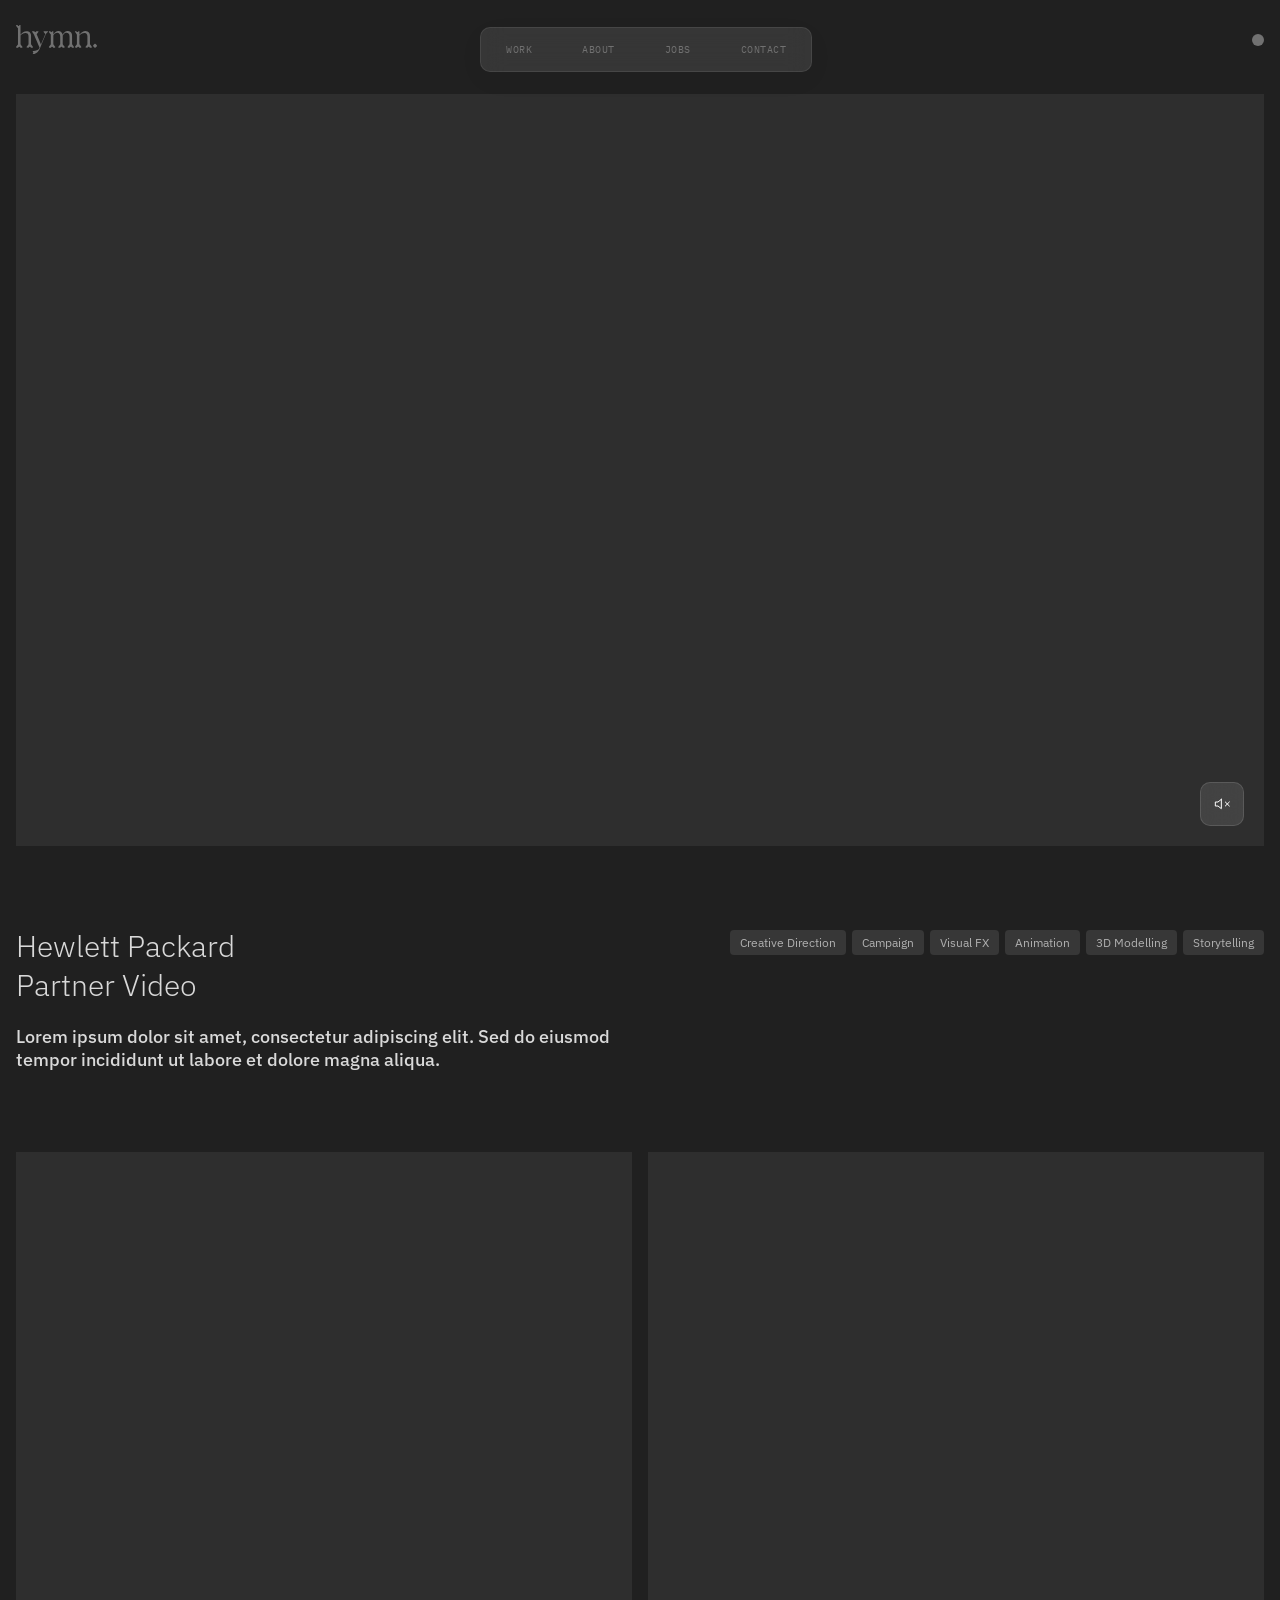
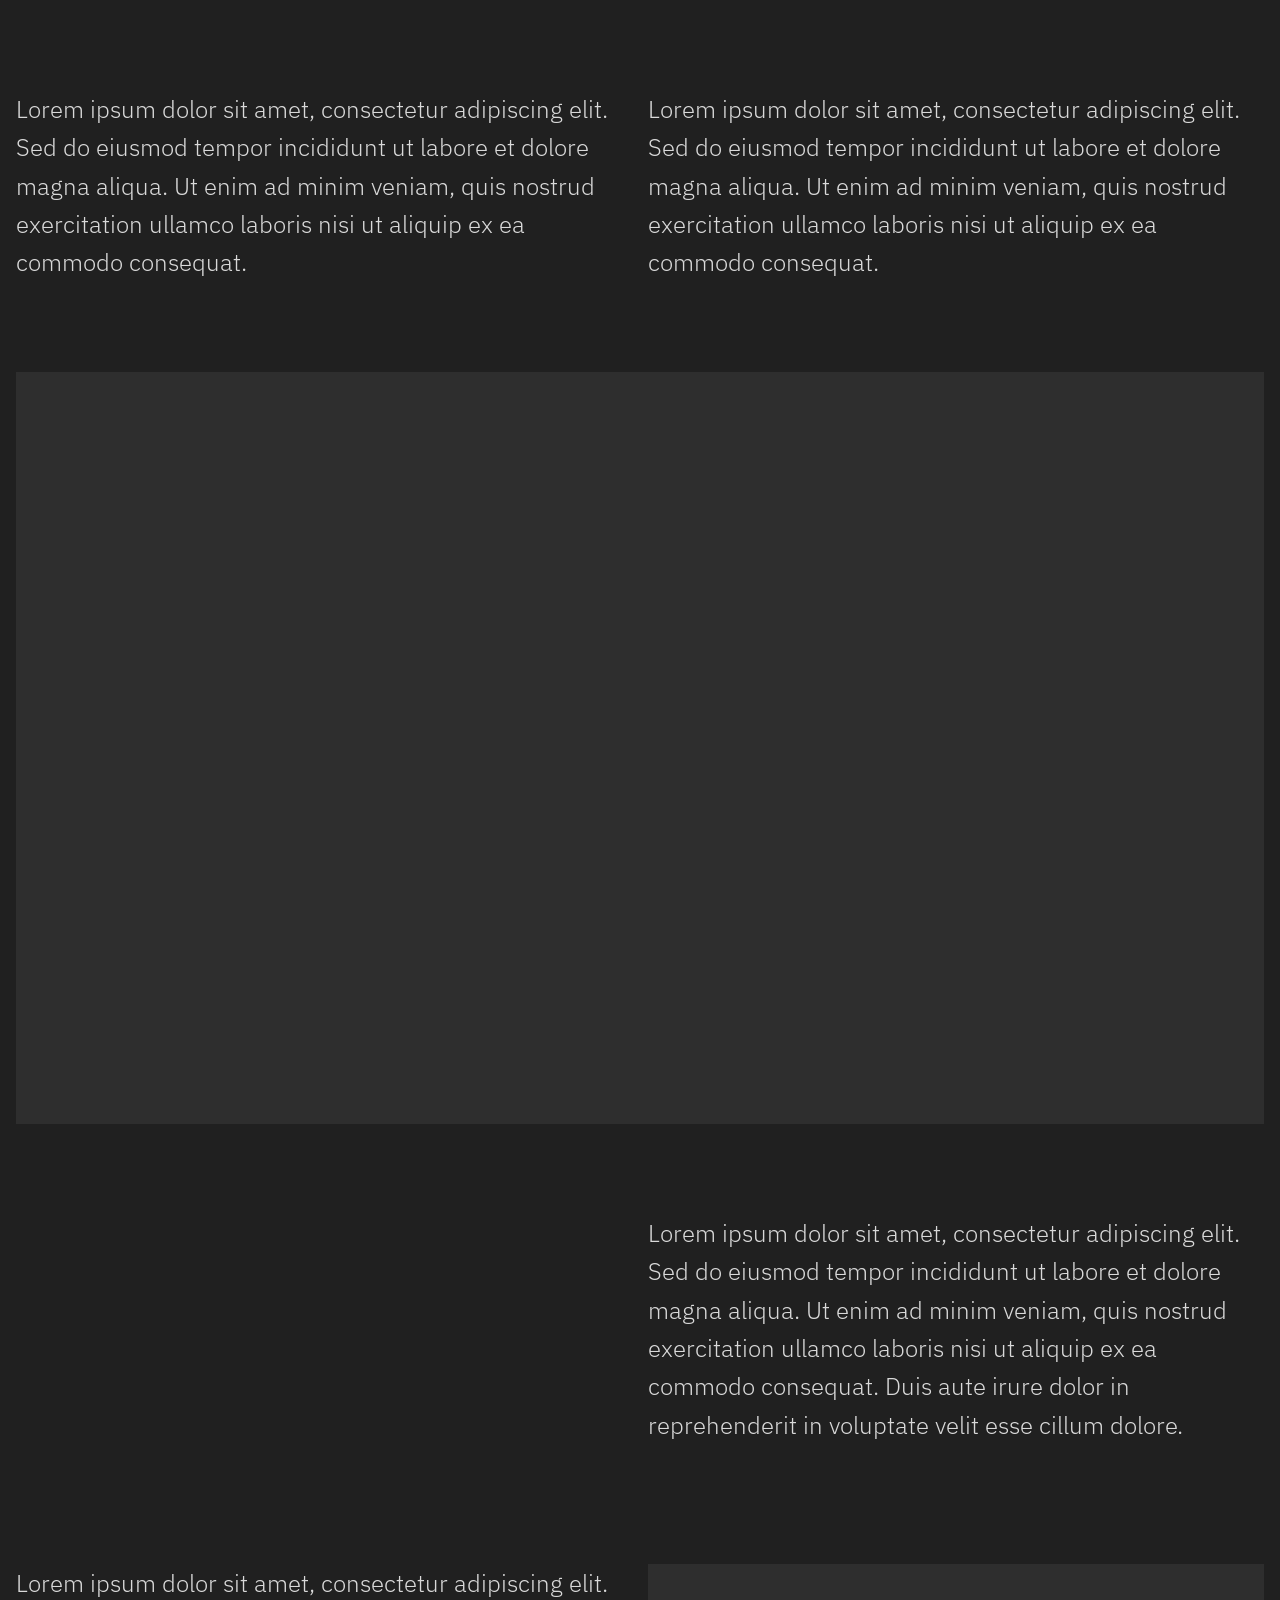
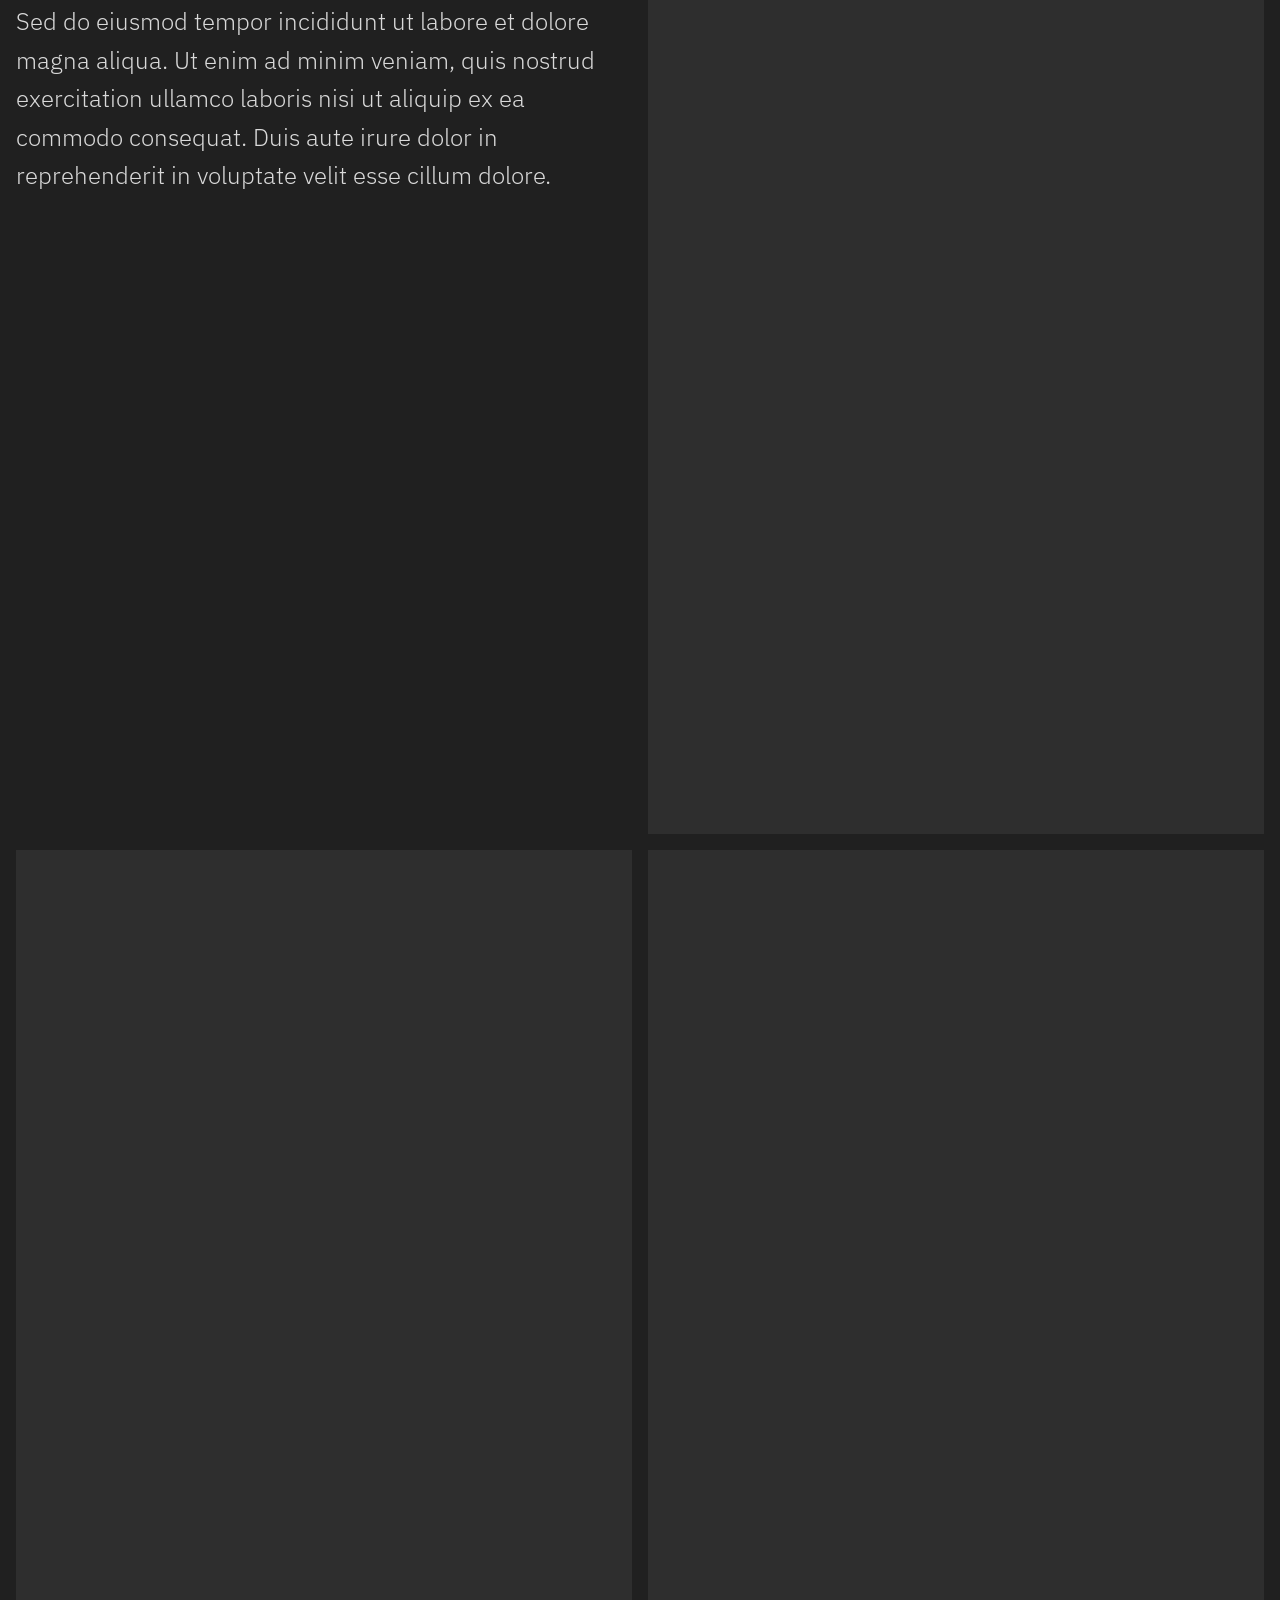
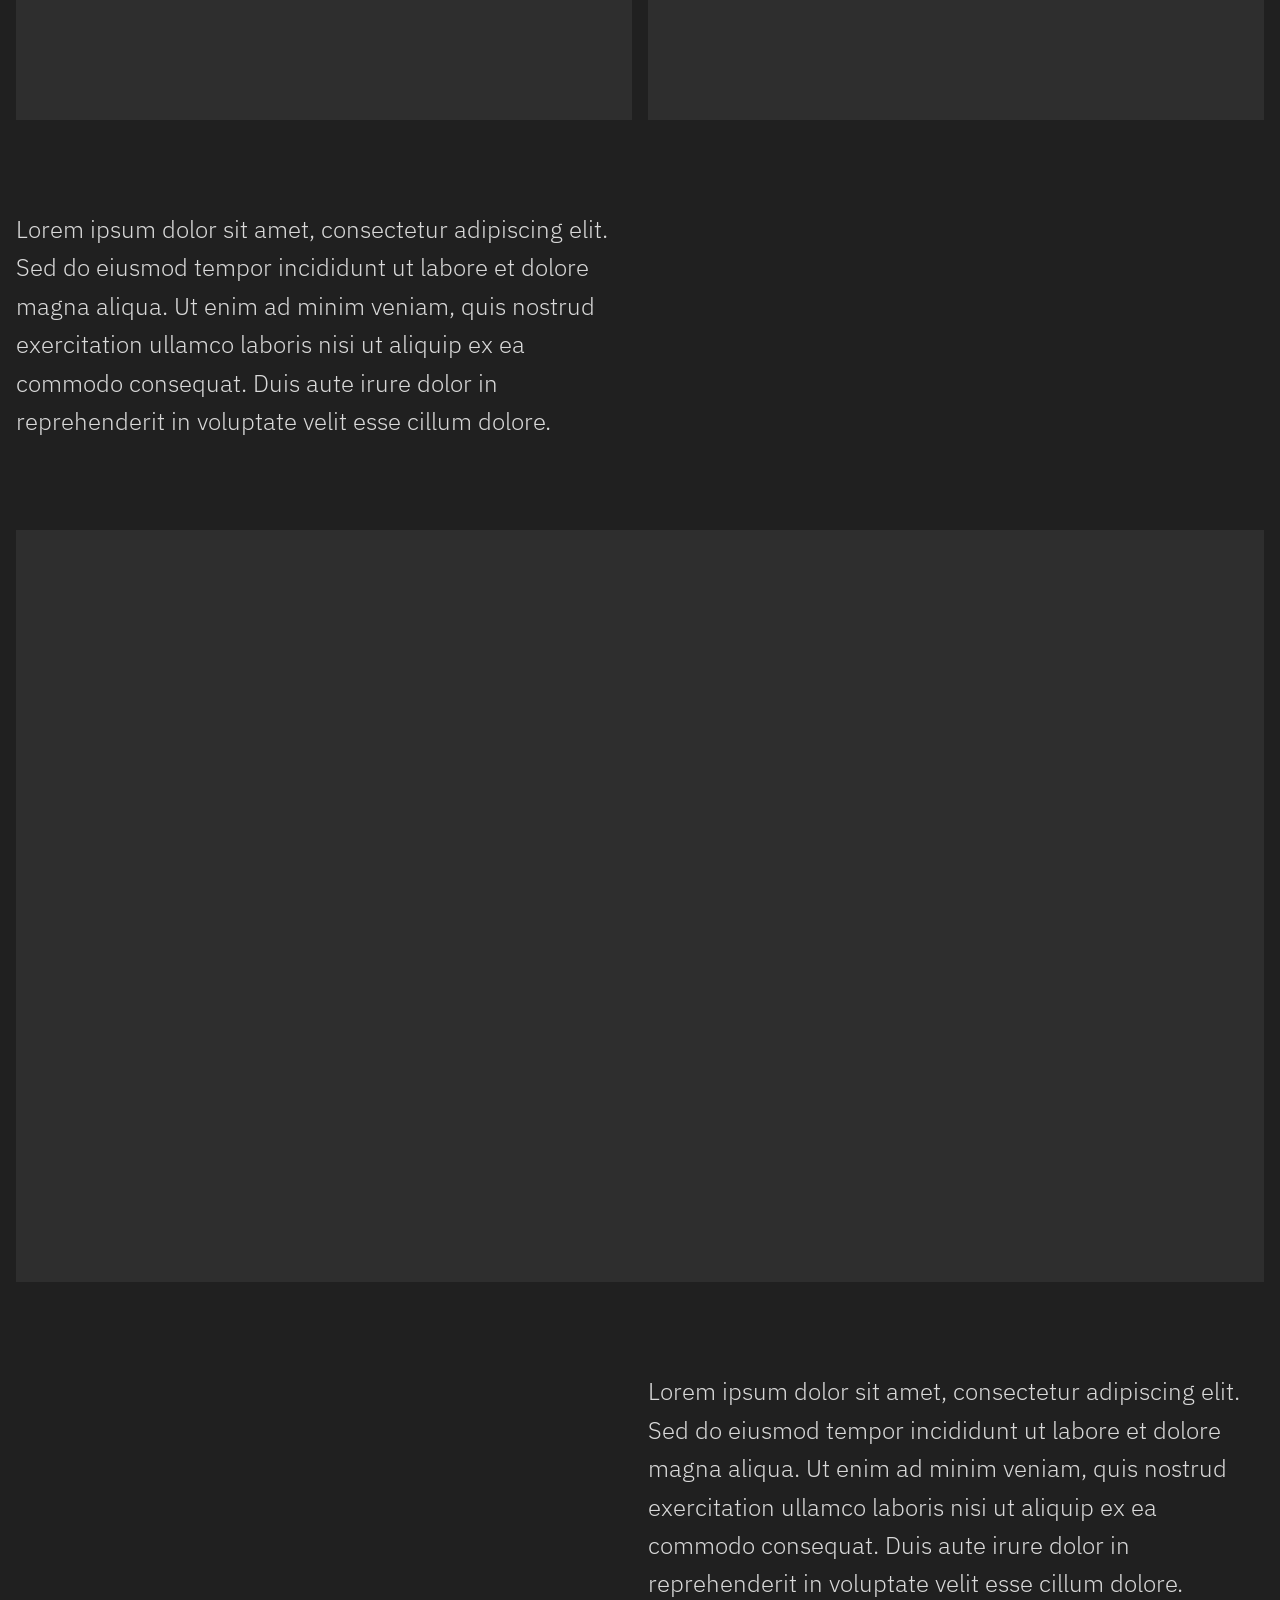
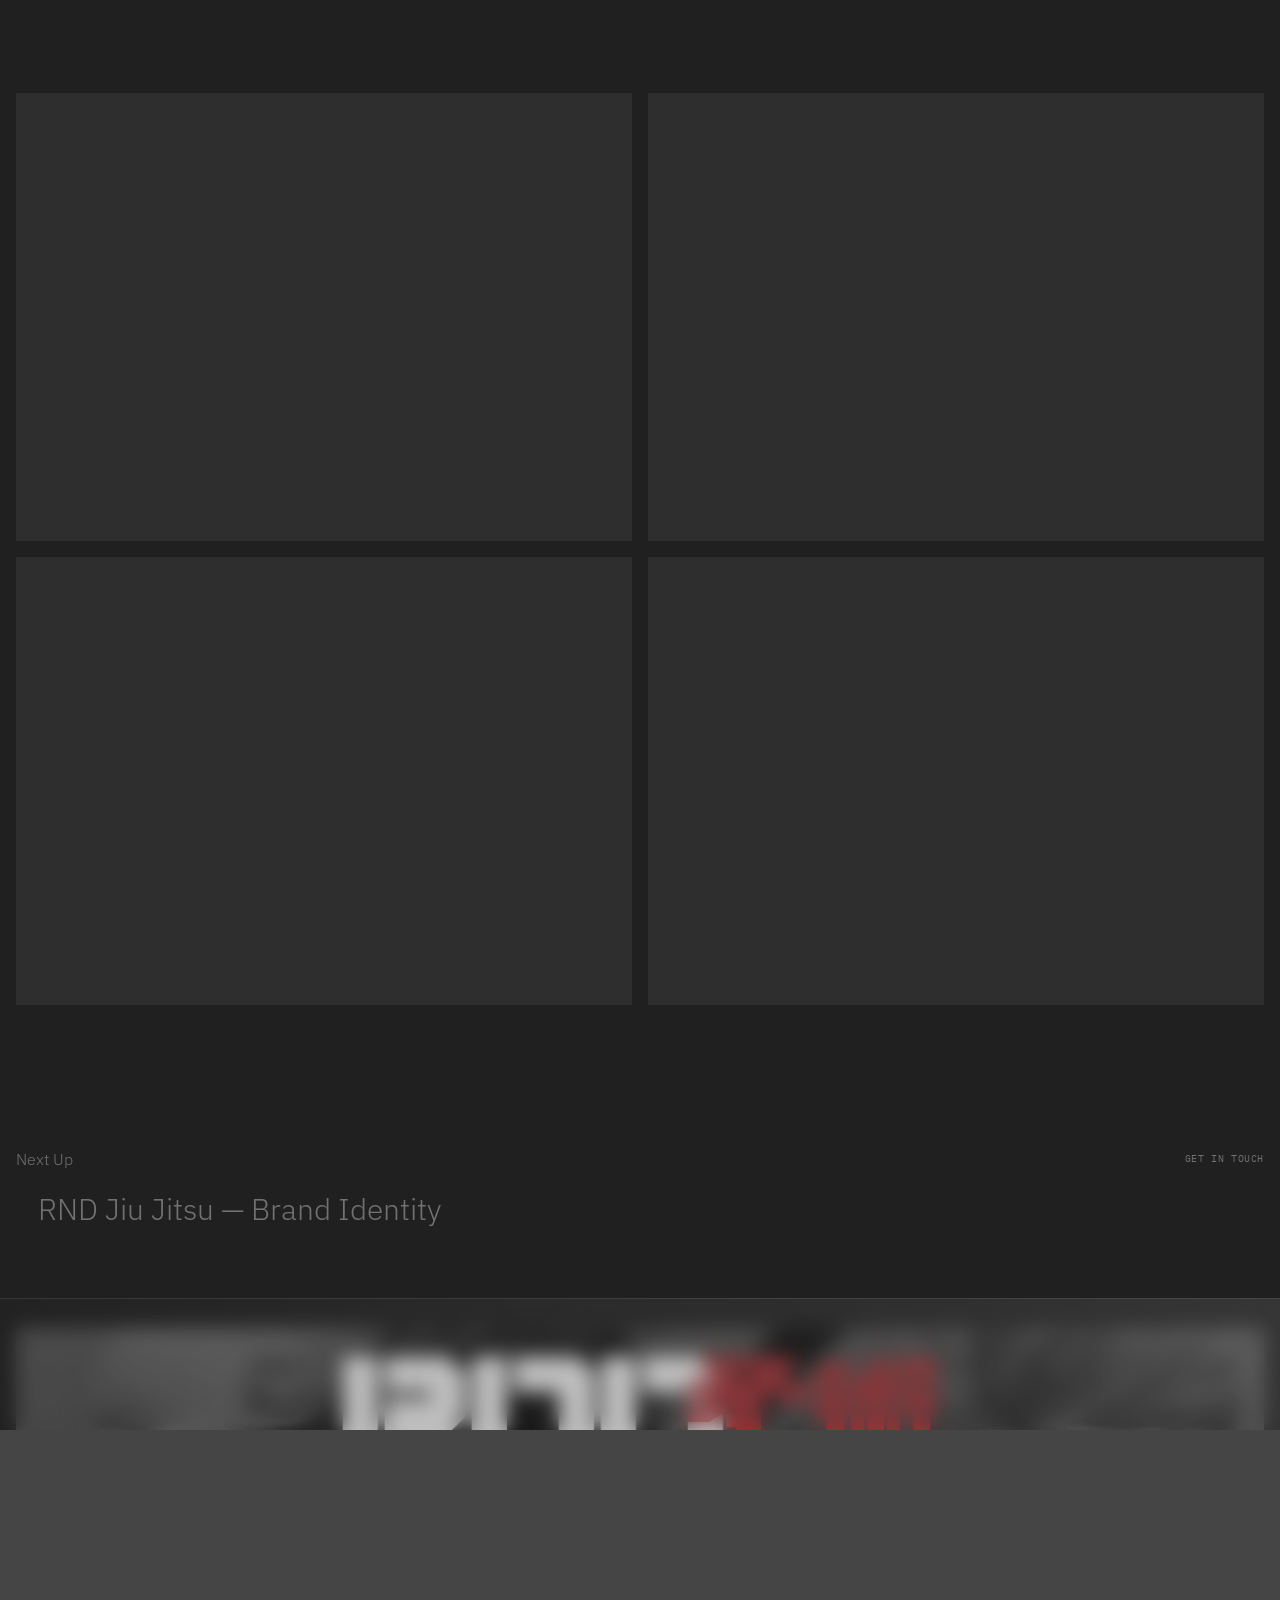
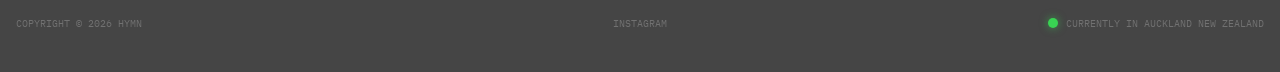
<file: work/hp-datacom-partner-video.html>
<!DOCTYPE html>
<html lang="en">
<head>
  <meta charset="UTF-8" />
  <meta name="viewport" content="width=device-width, initial-scale=1.0"/>
  <title>Hymn - Hewlett Packard Partner Video</title>

  <script>
    const saved = localStorage.getItem('colorMode');
    const hour = new Date().getHours();
    if (saved === 'light' || (!saved && hour >= 6 && hour < 16)) {
      document.documentElement.classList.add('light-mode');
    }
  </script>

  <script src="https://player.vimeo.com/api/player.js"></script>

  <link href="https://fonts.googleapis.com/css2?family=IBM+Plex+Mono:wght@400;500&family=IBM+Plex+Sans:wght@300;400;500&display=swap" rel="stylesheet">
  <link rel="stylesheet" href="/css/case-study.css">
</head>

<body>

  <!-- ─── HEADER ─────────────────────────────── -->
  <header>

    <!-- Full logo — desktop -->
    <a href="/index.html" class="logo logo-full">
      <svg width="81" height="29" viewBox="0 0 81 29" fill="none" xmlns="http://www.w3.org/2000/svg">
        <g>
          <path d="M34.8125 9.52207C34.2271 8.7255 33.6429 7.92894 33.0576 7.13237C32.9177 6.94176 32.752 6.75703 32.8919 6.497C33.0259 6.24756 33.2598 6.19696 33.5172 6.19931C33.7417 6.20049 33.9662 6.19931 34.1883 6.19931C34.4022 6.42287 34.6021 6.63701 34.8077 6.84645C35.1921 7.23709 35.5071 7.23826 35.8903 6.84881C36.096 6.63937 36.2958 6.42522 36.4944 6.21814H37.3419V9.3997C37.3619 9.40912 37.3819 9.41853 37.4018 9.42794C37.4724 9.31969 37.5405 9.21027 37.6134 9.1032C38.1623 8.29839 38.7735 7.55007 39.581 6.98647C40.8117 6.12636 42.1645 5.88751 43.6056 6.26991C44.9208 6.61937 45.7671 7.51947 46.282 8.75021C46.4054 9.04672 46.4912 9.3597 46.597 9.67503C46.8614 9.30087 47.113 8.91965 47.3904 8.55725C48.1602 7.55124 49.0747 6.70643 50.3089 6.33109C51.8498 5.8628 53.3226 6.03224 54.6014 7.07942C55.3619 7.70185 55.7933 8.55254 55.959 9.51736C56.0389 9.98801 56.0753 10.4704 56.0765 10.9481C56.0871 13.612 56.0812 16.2758 56.0812 18.9397V19.3127C56.5913 20.0022 57.1097 20.7023 57.6269 21.4012C57.7256 21.5353 57.8208 21.6718 57.9242 21.8024C58.0594 21.9718 58.0994 22.1601 58.003 22.3507C57.9078 22.5389 57.728 22.6284 57.5187 22.6296C57.0098 22.6343 56.5008 22.6307 55.9637 22.6307C55.7862 22.4425 55.6028 22.2401 55.4124 22.0448C55.3243 21.9542 55.2291 21.8659 55.1245 21.7977C54.8588 21.6259 54.6155 21.673 54.3334 21.9342C54.0972 22.153 53.8597 22.373 53.5823 22.6307C53.1439 22.6307 52.635 22.6343 52.126 22.6296C51.9074 22.6272 51.724 22.5437 51.6206 22.3377C51.5207 22.1365 51.5877 21.9601 51.7123 21.7918C52.3258 20.967 52.937 20.141 53.5553 19.3056C53.5553 19.1938 53.5553 19.0762 53.5553 18.9597C53.5553 16.6877 53.5635 14.4156 53.5494 12.1436C53.5459 11.5576 53.5118 10.967 53.4225 10.3892C53.359 9.97977 53.2215 9.56914 53.0428 9.1938C52.6314 8.33369 51.8792 7.96777 50.9647 7.87717C49.66 7.74656 48.6151 8.28427 47.7347 9.17968C47.3951 9.52443 47.1306 9.94448 46.845 10.341C46.7815 10.4292 46.7462 10.5575 46.7462 10.6669C46.7415 13.5261 46.7439 16.3864 46.7451 19.2456C46.7451 19.2644 46.7498 19.2844 46.7568 19.3327C47.3116 20.0822 47.8828 20.8529 48.4529 21.6235C48.4999 21.6859 48.5481 21.7483 48.5916 21.813C48.8443 22.2013 48.6527 22.6107 48.1908 22.6272C47.6736 22.646 47.1541 22.6319 46.6804 22.6319C46.4453 22.4083 46.2361 22.2177 46.0363 22.0165C45.6202 21.5977 45.3275 21.5965 44.9138 22.0059C44.7116 22.206 44.4954 22.3907 44.2321 22.6307C43.7901 22.6307 43.2612 22.6484 42.7346 22.626C42.268 22.606 42.087 22.1718 42.3749 21.7789C42.9344 21.0117 43.5033 20.2516 44.0687 19.4892C44.1098 19.4339 44.1498 19.3786 44.2074 19.2974C44.2074 19.2244 44.2074 19.1268 44.2074 19.0303C44.2074 16.6994 44.2133 14.3685 44.2039 12.0377C44.2015 11.3235 44.1768 10.6093 43.9841 9.91153C43.7866 9.19615 43.4551 8.5796 42.7758 8.21956C42.5454 8.09719 42.2915 8.00306 42.0364 7.94894C41.1102 7.75127 40.2322 7.88187 39.4059 8.36899C38.5749 8.85846 37.9425 9.53737 37.4512 10.3563C37.3936 10.4516 37.356 10.574 37.356 10.6846C37.3513 13.5343 37.3537 16.3841 37.3537 19.2338C37.3537 19.2527 37.3584 19.2727 37.3642 19.3244C37.9296 20.0881 38.5114 20.874 39.0932 21.66C39.1344 21.7153 39.1779 21.7683 39.2143 21.8259C39.46 22.2166 39.259 22.6143 38.7923 22.6296C38.2846 22.646 37.7744 22.6331 37.2385 22.6331C37.0469 22.4319 36.8471 22.2177 36.6425 22.0083C36.237 21.5918 35.9291 21.5941 35.5212 22.013C35.3237 22.2166 35.1298 22.4236 34.9312 22.6319C34.4058 22.6319 33.8862 22.646 33.3691 22.6284C32.9024 22.6119 32.7014 22.2048 32.973 21.8259C33.4972 21.0941 34.0367 20.3728 34.5691 19.6468C34.6502 19.5362 34.7302 19.4256 34.8113 19.3139V9.52325L34.8125 9.52207Z" fill="currentColor"/>
          <path d="M4.40442 22.6311C4.19403 22.4111 3.99421 22.1958 3.78852 21.9863C3.40534 21.598 3.09268 21.5992 2.70833 21.9899C2.50263 22.1993 2.30282 22.4134 2.09477 22.6323C1.5917 22.6323 1.09333 22.6299 0.594967 22.6335C0.358713 22.6358 0.174176 22.544 0.056636 22.3405C-0.0667805 22.1275 0.0319527 21.9416 0.15772 21.771C0.679595 21.0615 1.20617 20.3555 1.7304 19.6472C1.8115 19.5378 1.8926 19.426 1.97606 19.3119V3.32053C1.40129 2.54279 0.819467 1.75681 0.237647 0.970833C0.196508 0.915533 0.153018 0.862585 0.117757 0.803754C-0.116147 0.423708 0.0766177 0.0366021 0.523268 0.0083634C0.79596 -0.00810919 1.06983 0.00483356 1.29903 0.00483356C1.54821 0.240156 1.77154 0.44371 1.98781 0.655501C2.36864 1.02849 2.67542 1.03202 3.04567 0.653148C3.25136 0.44371 3.45 0.22839 3.6557 0.0118932H4.50198V9.6413C4.52314 9.65307 4.54429 9.66483 4.56545 9.67778C4.65713 9.57423 4.74881 9.47187 4.83932 9.36833C5.51164 8.59764 6.25332 7.89991 7.10783 7.33867C8.14453 6.65741 9.25763 6.16323 10.5224 6.13499C11.7083 6.10911 12.8226 6.33031 13.7253 7.18453C14.3295 7.75636 14.6539 8.47881 14.8537 9.27184C15.0206 9.9331 15.0429 10.6073 15.0429 11.2827C15.0429 13.8383 15.0429 16.3939 15.0429 18.9495V19.2989C15.6365 20.1014 16.2242 20.8956 16.8119 21.6898C16.8413 21.7287 16.8707 21.7675 16.9012 21.8063C17.0317 21.9746 17.0775 22.1581 16.9753 22.3534C16.8742 22.5452 16.6967 22.6264 16.4898 22.6288C15.9809 22.6346 15.4731 22.6311 15.003 22.6311C14.7585 22.4005 14.5352 22.1981 14.3201 21.9852C13.9298 21.6004 13.623 21.6004 13.241 21.9957C13.0436 22.1993 12.8508 22.4076 12.6428 22.6288C12.1127 22.6288 11.5743 22.6499 11.0395 22.6217C10.5941 22.5993 10.413 22.1769 10.6787 21.8122C11.237 21.045 11.8047 20.2838 12.3748 19.5237C12.4794 19.3837 12.5311 19.2448 12.5311 19.0672C12.5264 16.7469 12.5311 14.4266 12.5252 12.1051C12.5229 11.4109 12.5064 10.7132 12.3231 10.0366C12.1703 9.47422 11.9587 8.93651 11.5085 8.53528C10.8362 7.93639 10.0169 7.81755 9.16947 7.91285C7.75783 8.0717 6.53659 8.70119 5.4423 9.57659C5.10261 9.84838 4.81699 10.1896 4.53254 10.4732V19.3166C5.08498 20.0685 5.65269 20.8403 6.21923 21.6133C6.27095 21.6839 6.32619 21.7545 6.37438 21.8275C6.62945 22.2146 6.43433 22.6111 5.96417 22.6264C5.4564 22.6429 4.94628 22.6299 4.40912 22.6299L4.40442 22.6311Z" fill="currentColor"/>
          <path d="M63.335 22.6318C63.1023 22.4 62.8825 22.1788 62.6603 21.9576C62.2995 21.5987 62.0139 21.6011 61.6566 21.967C61.465 22.1635 61.2746 22.36 61.083 22.5553C61.063 22.5765 61.0371 22.5918 60.9913 22.6259C60.4859 22.6259 59.9569 22.6471 59.4315 22.6189C58.9896 22.5953 58.7921 22.1812 59.0448 21.8152C59.3892 21.3163 59.763 20.8375 60.125 20.3503C60.3178 20.0915 60.5035 19.8267 60.7068 19.5761C60.8585 19.3902 60.9125 19.1926 60.9114 18.9549C60.9055 16.3604 60.9078 13.7648 60.9078 11.1704C60.9078 10.7586 60.8961 10.3479 60.9114 9.93731C60.9219 9.65845 60.8455 9.43019 60.6751 9.20663C60.1403 8.50772 59.6408 7.78058 59.0895 7.09343C58.7263 6.64161 59.0307 6.23215 59.4503 6.2098C59.6748 6.19803 59.9017 6.17803 60.1238 6.20156C60.2355 6.21333 60.3577 6.29569 60.44 6.38041C60.6845 6.6322 60.9125 6.90047 61.0524 7.05696C61.5261 7.18168 61.7741 7.07461 61.9892 6.83222C62.1831 6.61337 62.3982 6.41335 62.5934 6.21686H63.4196V9.58197L63.4761 9.61139C63.5407 9.54785 63.6065 9.48667 63.6677 9.42077C64.4951 8.5289 65.3649 7.68409 66.4251 7.06637C67.6393 6.35923 68.9346 5.98389 70.3545 6.16391C71.2196 6.27333 72.0106 6.55925 72.6477 7.1758C73.2577 7.76646 73.6256 8.50772 73.762 9.33135C73.8877 10.0903 73.9641 10.8657 73.9723 11.6352C73.9982 14.0931 73.9841 16.5511 73.9782 19.009C73.9782 19.2373 74.0405 19.4173 74.1792 19.5985C74.714 20.2986 75.2335 21.0092 75.759 21.7164C75.8918 21.8941 76.0128 22.0788 75.8929 22.307C75.7731 22.5377 75.5685 22.633 75.3111 22.6318C74.8316 22.6294 74.3532 22.6318 73.876 22.6318C73.6456 22.4012 73.4258 22.18 73.2048 21.9599C72.8393 21.5975 72.5666 21.5987 72.2022 21.9635C72.0012 22.1647 71.8037 22.3671 71.6039 22.5694C71.5898 22.5836 71.5722 22.593 71.524 22.6283C71.0303 22.6283 70.5014 22.6494 69.976 22.6212C69.5082 22.5965 69.3284 22.1553 69.6128 21.767C70.1676 21.0092 70.7365 20.2609 71.2877 19.5008C71.3665 19.3914 71.4217 19.2361 71.4217 19.1008C71.4253 16.5746 71.4264 14.0484 71.4112 11.5222C71.4065 10.7962 71.3066 10.0773 71.0104 9.40195C70.6413 8.56302 69.9972 8.09002 69.0921 7.95001C67.9896 7.7794 66.9776 8.0712 66.0032 8.53949C65.1346 8.95719 64.3353 9.47843 63.6794 10.1985C63.4984 10.3962 63.4197 10.6115 63.4208 10.8868C63.4291 13.5801 63.4279 16.2722 63.422 18.9655C63.422 19.1926 63.4749 19.3773 63.6136 19.5597C64.1519 20.2692 64.6785 20.9881 65.2086 21.7023C65.3461 21.887 65.4801 22.0741 65.3497 22.3176C65.218 22.5624 64.9959 22.6341 64.7326 22.6318C64.2636 22.6283 63.7934 22.6318 63.3327 22.6318H63.335Z" fill="currentColor"/>
          <path d="M29.3541 8.94053C28.9063 8.43341 28.4714 7.94277 28.0377 7.45094C27.9084 7.30387 27.7732 7.16149 27.6545 7.00618C27.4265 6.70967 27.5405 6.34963 27.8966 6.2355C27.9883 6.20608 28.0894 6.19785 28.1858 6.19667C29.2824 6.19432 30.3779 6.19549 31.4745 6.19667C31.5521 6.19667 31.6332 6.20138 31.7073 6.22138C32.0305 6.30492 32.1645 6.67438 31.9682 6.945C31.9224 7.00736 31.8636 7.06148 31.8083 7.11561C31.2383 7.66744 30.6635 8.21339 30.1017 8.77228C29.9736 8.89935 29.8584 9.05702 29.789 9.22175C27.8097 13.9411 25.8362 18.6629 23.8639 23.3846C23.3408 24.6366 22.7272 25.832 21.8222 26.8615C20.9148 27.8923 19.824 28.6112 18.4653 28.8771C18.0833 28.9512 17.6895 28.9759 17.3004 28.9971C16.9854 29.0147 16.8127 28.8383 16.7892 28.5182C16.7809 28.4017 16.788 28.2841 16.788 28.1723C16.9255 28.0429 17.0618 27.9299 17.1806 27.8017C17.418 27.544 17.4062 27.2957 17.15 27.0592C17.043 26.9592 16.9243 26.871 16.7903 26.7604C16.8091 26.4968 16.7127 26.212 16.909 25.9144C17.063 25.9038 17.2346 25.8826 17.4062 25.8802C18.5805 25.8697 19.7288 25.6943 20.8231 25.2613C21.6788 24.9237 22.471 24.4707 22.9988 23.6823C23.1915 23.3941 23.3326 23.0646 23.4595 22.7387C23.5007 22.634 23.4407 22.4728 23.3902 22.3528C22.5791 20.4125 21.7634 18.4758 20.9489 16.5379C19.9862 14.2471 19.0248 11.955 18.0574 9.66651C17.9822 9.48884 17.8823 9.31705 17.7683 9.16056C17.2593 8.46636 16.7445 7.77569 16.2238 7.08972C16.0827 6.90382 16.0005 6.71438 16.1074 6.49435C16.212 6.27903 16.4071 6.19667 16.6399 6.19667C17.1382 6.19667 17.6366 6.19667 18.1538 6.19667C18.3336 6.41317 18.5158 6.62967 18.6945 6.84852C19.0518 7.28622 19.4937 7.2921 19.8499 6.86146C20.0309 6.64261 20.2119 6.42611 20.4023 6.19785C20.9101 6.19785 21.4179 6.19785 21.9256 6.19785C22.1595 6.19785 22.3511 6.28845 22.4534 6.50377C22.5521 6.71085 22.4863 6.90146 22.3558 7.07913C21.8622 7.74862 21.3697 8.4193 20.8783 9.08996C20.8208 9.1688 20.7643 9.24763 20.6891 9.35235C22.0949 12.6975 23.503 16.0461 24.9252 19.4289C26.4074 15.9179 27.8755 12.441 29.3541 8.94053Z" fill="currentColor"/>
          <path d="M78.9702 22.8094C78.8056 22.7165 78.614 22.653 78.4824 22.5259C78.0686 22.1247 77.6714 21.7058 77.2776 21.2846C77.0026 20.9904 77.0073 20.5739 77.287 20.2774C77.6831 19.8573 78.0851 19.4443 78.493 19.0372C78.8009 18.7289 79.257 18.7266 79.5708 19.0337C79.9693 19.4232 80.3618 19.8197 80.7427 20.2268C81.1023 20.6115 81.0812 21.008 80.7109 21.3881C80.356 21.7517 80.008 22.1223 79.6507 22.4835C79.4732 22.6624 79.2605 22.7765 78.969 22.8106L78.9702 22.8094Z" fill="currentColor"/>
        </g>
      </svg>
    </a>

    <!-- Monogram — tablet/mobile -->
    <a href="/index.html" class="logo logo-mark">
      <svg class="mark-light-default" width="29" height="29" viewBox="0 0 42 42" fill="none" xmlns="http://www.w3.org/2000/svg">
        <circle cx="21" cy="21" r="21" fill="#C1C1C1"/>
        <path d="M23.1004 28.8694C21.7055 30.0985 19.5795 30.1659 18.089 29.0546C17.9878 28.9761 17.8865 28.8919 17.7909 28.8021C15.8111 26.8883 13.9101 24.8904 12.0259 22.8812C10.7098 21.4782 10.7323 19.4914 12.0709 18.0772C13.9663 16.0736 15.8899 14.1037 17.8416 12.1619C19.3151 10.6915 21.4974 10.6802 22.9991 12.145C24.9058 14.0027 26.7843 15.894 28.6066 17.8358C30.3277 19.671 30.2265 21.5623 28.4548 23.3751C26.7562 25.1093 25.0914 26.8771 23.3816 28.6001C23.286 28.6955 23.1903 28.7853 23.0947 28.8751L23.1004 28.8694Z" fill="#999999"/>
      </svg>
      <svg class="mark-light-hover" width="29" height="29" viewBox="0 0 42 42" fill="none" xmlns="http://www.w3.org/2000/svg">
        <circle cx="21" cy="21" r="21" fill="#717171"/>
        <path d="M23.1004 28.8694C21.7055 30.0985 19.5795 30.1659 18.089 29.0546C17.9878 28.9761 17.8865 28.8919 17.7909 28.8021C15.8111 26.8883 13.9101 24.8904 12.0259 22.8812C10.7098 21.4782 10.7323 19.4914 12.0709 18.0772C13.9663 16.0736 15.8899 14.1037 17.8416 12.1619C19.3151 10.6915 21.4974 10.6802 22.9991 12.145C24.9058 14.0027 26.7843 15.894 28.6066 17.8358C30.3277 19.671 30.2265 21.5623 28.4548 23.3751C26.7562 25.1093 25.0914 26.8771 23.3816 28.6001C23.286 28.6955 23.1903 28.7853 23.0947 28.8751L23.1004 28.8694Z" fill="#313131"/>
      </svg>
      <svg class="mark-dark-default" width="29" height="29" viewBox="0 0 42 42" fill="none" xmlns="http://www.w3.org/2000/svg">
        <circle cx="21" cy="21" r="21" fill="#484848"/>
        <path d="M23.1004 28.8694C21.7055 30.0985 19.5795 30.1659 18.089 29.0546C17.9878 28.9761 17.8865 28.8919 17.7909 28.8021C15.8111 26.8883 13.9101 24.8904 12.0259 22.8812C10.7098 21.4782 10.7323 19.4914 12.0709 18.0772C13.9663 16.0736 15.8899 14.1037 17.8416 12.1619C19.3151 10.6915 21.4974 10.6802 22.9991 12.145C24.9058 14.0027 26.7843 15.894 28.6066 17.8358C30.3277 19.671 30.2265 21.5623 28.4548 23.3751C26.7562 25.1093 25.0914 26.8771 23.3816 28.6001C23.286 28.6955 23.1903 28.7853 23.0947 28.8751L23.1004 28.8694Z" fill="#313131"/>
      </svg>
      <svg class="mark-dark-hover" width="29" height="29" viewBox="0 0 42 42" fill="none" xmlns="http://www.w3.org/2000/svg">
        <circle cx="21" cy="21" r="21" fill="#717171"/>
        <path d="M23.1004 28.8694C21.7055 30.0985 19.5795 30.1659 18.089 29.0546C17.9878 28.9761 17.8865 28.8919 17.7909 28.8021C15.8111 26.8883 13.9101 24.8904 12.0259 22.8812C10.7098 21.4782 10.7323 19.4914 12.0709 18.0772C13.9663 16.0736 15.8899 14.1037 17.8416 12.1619C19.3151 10.6915 21.4974 10.6802 22.9991 12.145C24.9058 14.0027 26.7843 15.894 28.6066 17.8358C30.3277 19.671 30.2265 21.5623 28.4548 23.3751C26.7562 25.1093 25.0914 26.8771 23.3816 28.6001C23.286 28.6955 23.1903 28.7853 23.0947 28.8751L23.1004 28.8694Z" fill="#313131"/>
      </svg>
    </a>

    <nav>
      <a href="/index.html">Work</a>
      <a href="/about.html">About</a>
      <a href="/jobs.html">Jobs</a>
      <a href="/contact.html">Contact</a>
    </nav>
  </header>

  <!-- ─── MODE TOGGLE ───────────────────────── -->
  <div class="mode-toggle" id="modeToggle">
    <div class="toggle-outline"></div>
    <div class="toggle-solid"></div>
  </div>

  <!-- ─── MAIN ───────────────────────────────── -->
  <main>

  <!-- Hero -->
<div class="hero">
  <div class="hero-inner hero-video">
    <iframe
      id="vimeo-player"
      src="https://player.vimeo.com/video/1193412928?autoplay=1&muted=1&loop=1&background=1"
      frameborder="0"
      allow="autoplay; fullscreen"
      allowfullscreen>
    </iframe>
    <button class="video-mute-toggle" id="muteToggle">
      <svg class="unmuted" width="16" height="16" viewBox="0 0 24 24" fill="none" xmlns="http://www.w3.org/2000/svg">
        <path d="M11 5L6 9H2V15H6L11 19V5Z" stroke="white" stroke-width="1.5" stroke-linecap="round" stroke-linejoin="round"/>
        <path d="M19.07 4.93C20.9447 6.80528 21.9979 9.34836 21.9979 12C21.9979 14.6516 20.9447 17.1947 19.07 19.07M15.54 8.46C16.4774 9.39764 17.004 10.6692 17.004 11.995C17.004 13.3208 16.4774 14.5924 15.54 15.53" stroke="white" stroke-width="1.5" stroke-linecap="round" stroke-linejoin="round"/>
      </svg>
      <svg class="muted" width="16" height="16" viewBox="0 0 24 24" fill="none" xmlns="http://www.w3.org/2000/svg">
        <path d="M11 5L6 9H2V15H6L11 19V5Z" stroke="white" stroke-width="1.5" stroke-linecap="round" stroke-linejoin="round"/>
        <path d="M23 9L17 15M17 9L23 15" stroke="white" stroke-width="1.5" stroke-linecap="round" stroke-linejoin="round"/>
      </svg>
    </button>
  </div>
</div>

    <!-- Project Info -->
    <div class="project-info">
      <h1 class="project-title">Hewlett Packard<br>Partner Video</h1>
      <div class="project-tags">
        <span class="tag">Creative Direction</span>
        <span class="tag">Campaign</span>
        <span class="tag">Visual FX</span>
        <span class="tag">Animation</span>
        <span class="tag">3D Modelling</span>
        <span class="tag">Storytelling</span>
      </div>
      <p class="project-subtitle">
  Lorem ipsum dolor sit amet, consectetur adipiscing elit. Sed do eiusmod tempor incididunt ut labore et dolore magna aliqua.
</p>
    </div>

    <!-- Half Images -->
    <div class="half-image">
      <div class="placeholder"></div>
      <div class="placeholder"></div>
    </div>

    <!-- Two Col Text -->
    <div class="two-col-text">
      <div class="text-block">
        <p>Lorem ipsum dolor sit amet, consectetur adipiscing elit. Sed do eiusmod tempor incididunt ut labore et dolore magna aliqua. Ut enim ad minim veniam, quis nostrud exercitation ullamco laboris nisi ut aliquip ex ea commodo consequat.</p>
      </div>
      <div class="text-block">
        <p>Lorem ipsum dolor sit amet, consectetur adipiscing elit. Sed do eiusmod tempor incididunt ut labore et dolore magna aliqua. Ut enim ad minim veniam, quis nostrud exercitation ullamco laboris nisi ut aliquip ex ea commodo consequat.</p>
      </div>
    </div>

    <!-- Full Image -->
    <div class="full-image">
      <div class="placeholder"></div>
    </div>

    <!-- Text Right -->
    <div class="text-full align-right">
      <div class="text-block">
        <p>Lorem ipsum dolor sit amet, consectetur adipiscing elit. Sed do eiusmod tempor incididunt ut labore et dolore magna aliqua. Ut enim ad minim veniam, quis nostrud exercitation ullamco laboris nisi ut aliquip ex ea commodo consequat. Duis aute irure dolor in reprehenderit in voluptate velit esse cillum dolore.</p>
      </div>
    </div>

    <!-- Text Left + Half Image Right -->
    <div class="image-text-row">
      <div class="text-block">
        <p>Lorem ipsum dolor sit amet, consectetur adipiscing elit. Sed do eiusmod tempor incididunt ut labore et dolore magna aliqua. Ut enim ad minim veniam, quis nostrud exercitation ullamco laboris nisi ut aliquip ex ea commodo consequat. Duis aute irure dolor in reprehenderit in voluptate velit esse cillum dolore.</p>
      </div>
      <div class="placeholder"></div>
    </div>

    <!-- Two Col Images -->
    <div class="two-col-images">
      <div class="placeholder"></div>
      <div class="placeholder"></div>
    </div>

    <!-- Text Left -->
    <div class="text-full">
      <div class="text-block">
        <p>Lorem ipsum dolor sit amet, consectetur adipiscing elit. Sed do eiusmod tempor incididunt ut labore et dolore magna aliqua. Ut enim ad minim veniam, quis nostrud exercitation ullamco laboris nisi ut aliquip ex ea commodo consequat. Duis aute irure dolor in reprehenderit in voluptate velit esse cillum dolore.</p>
      </div>
    </div>

    <!-- Full Image -->
    <div class="full-image">
      <div class="placeholder"></div>
    </div>

    <!-- Text Right -->
<div class="text-full align-right">
  <div class="text-block">
    <p>Lorem ipsum dolor sit amet, consectetur adipiscing elit. Sed do eiusmod tempor incididunt ut labore et dolore magna aliqua. Ut enim ad minim veniam, quis nostrud exercitation ullamco laboris nisi ut aliquip ex ea commodo consequat. Duis aute irure dolor in reprehenderit in voluptate velit esse cillum dolore.</p>
  </div>
</div>

    <!-- Half Images -->
    <div class="half-image">
      <div class="placeholder"></div>
      <div class="placeholder"></div>
    </div>

    <!-- Half Images -->
    <div class="half-image">
      <div class="placeholder"></div>
      <div class="placeholder"></div>
    </div>

  </main>

  <!-- ─── NEXT UP WRAPPER ──────────────────── -->
  <div class="next-up-wrapper">
    <div class="next-up-label">
      <span>Next Up</span>
      <a href="/contact.html">Get In Touch</a>
    </div>
    <a href="/work/rndjj.html" class="next-up-title">
      RND Jiu Jitsu — Brand Identity
    </a>
    <div class="next-up-image-wrapper">
      <a href="/work/rndjj.html" class="next-up-image">
        <img src="/images/index/rnd-jj.jpg" alt="RND Jiu Jitsu Brand Identity" />
      </a>
      <div class="glass-overlay"></div>
    </div>
  </div>

  <!-- ─── FOOTER ────────────────────────────── -->
  <footer>
    <span class="footer-copyright">Copyright © 2026 HYMN</span>
    <a href="https://www.instagram.com/hymncreative/" target="_blank" class="footer-instagram">Instagram</a>
    <div class="footer-location">
      <span class="status-dot"></span>
      <span>Currently in Auckland New Zealand</span>
    </div>
  </footer>

  <!-- ─── BOTTOM NAV — MOBILE ONLY ────────── -->
  <nav class="bottom-nav">
    <a href="/index.html">Work</a>
    <a href="/about.html">About</a>
    <a href="/jobs.html">Jobs</a>
    <a href="/contact.html">Contact</a>
  </nav>

  <script src="/js/main.js"></script>

</body>
</html>
</file>
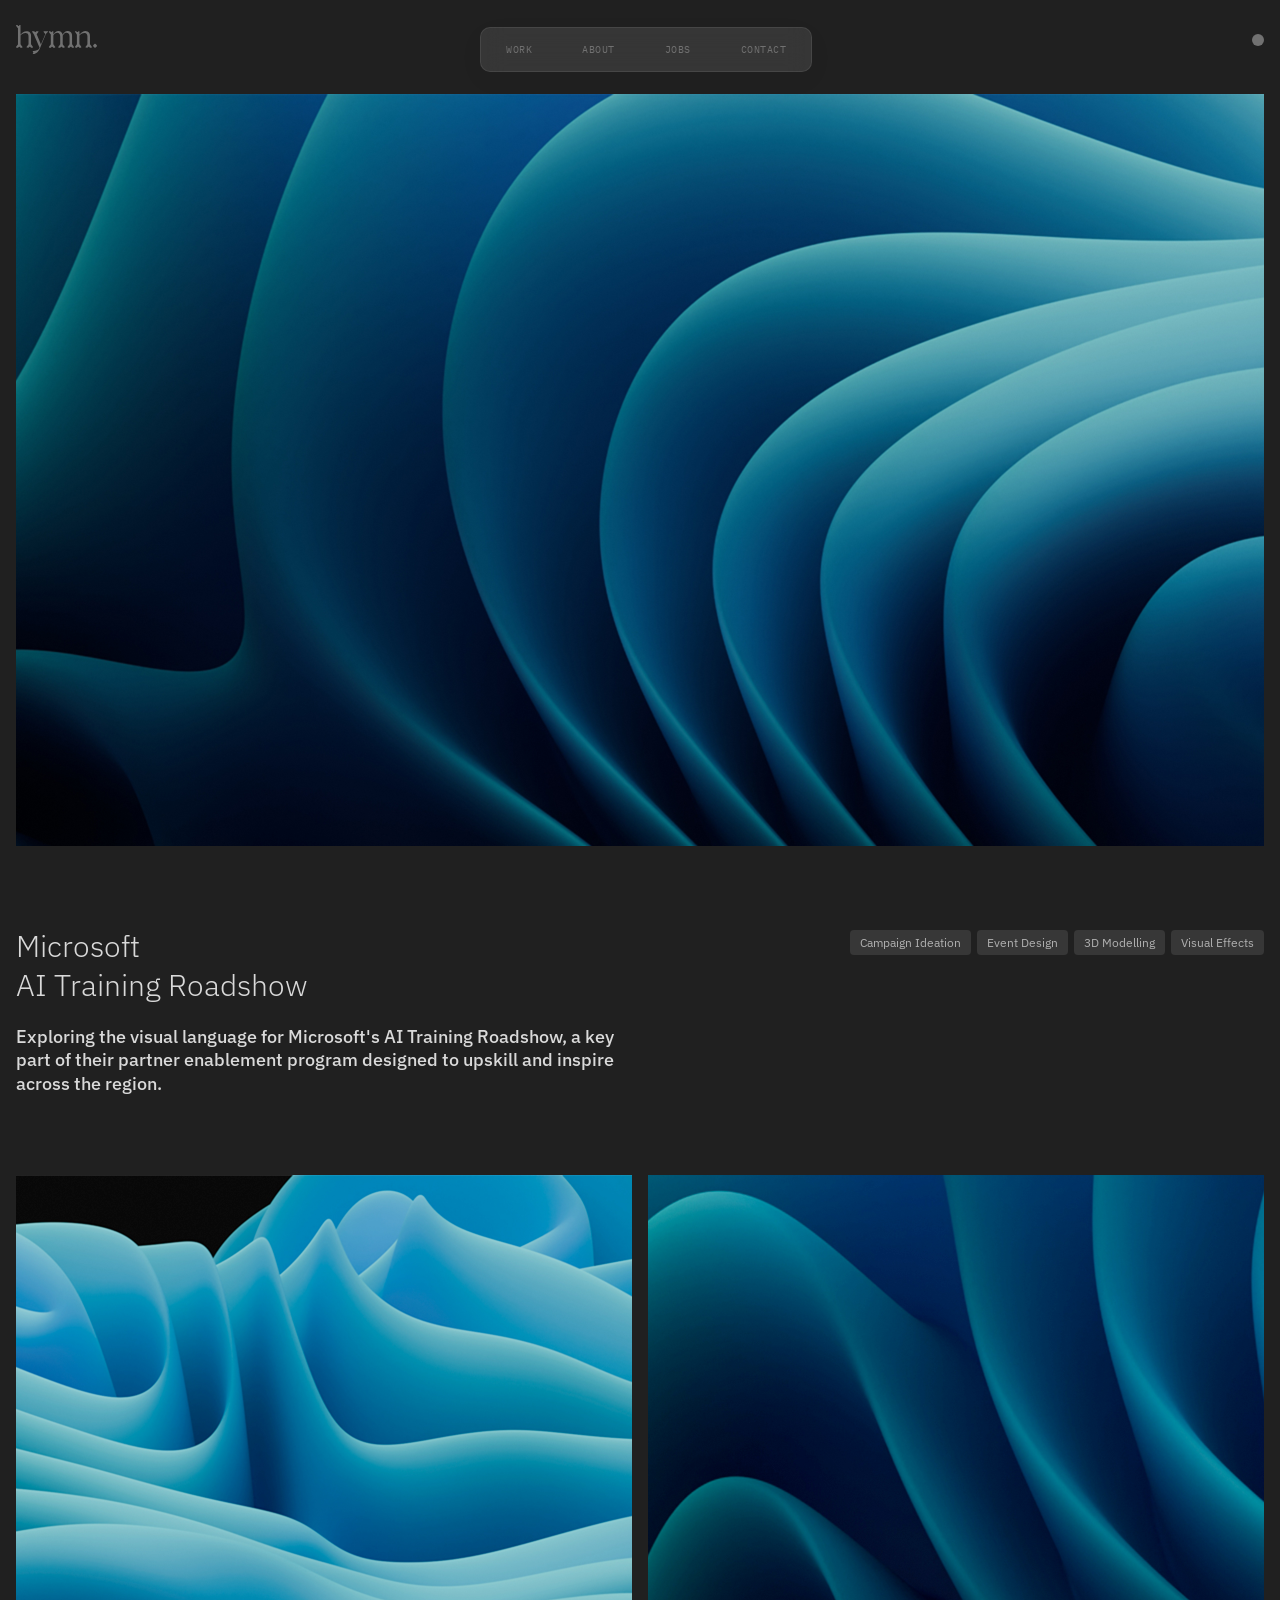
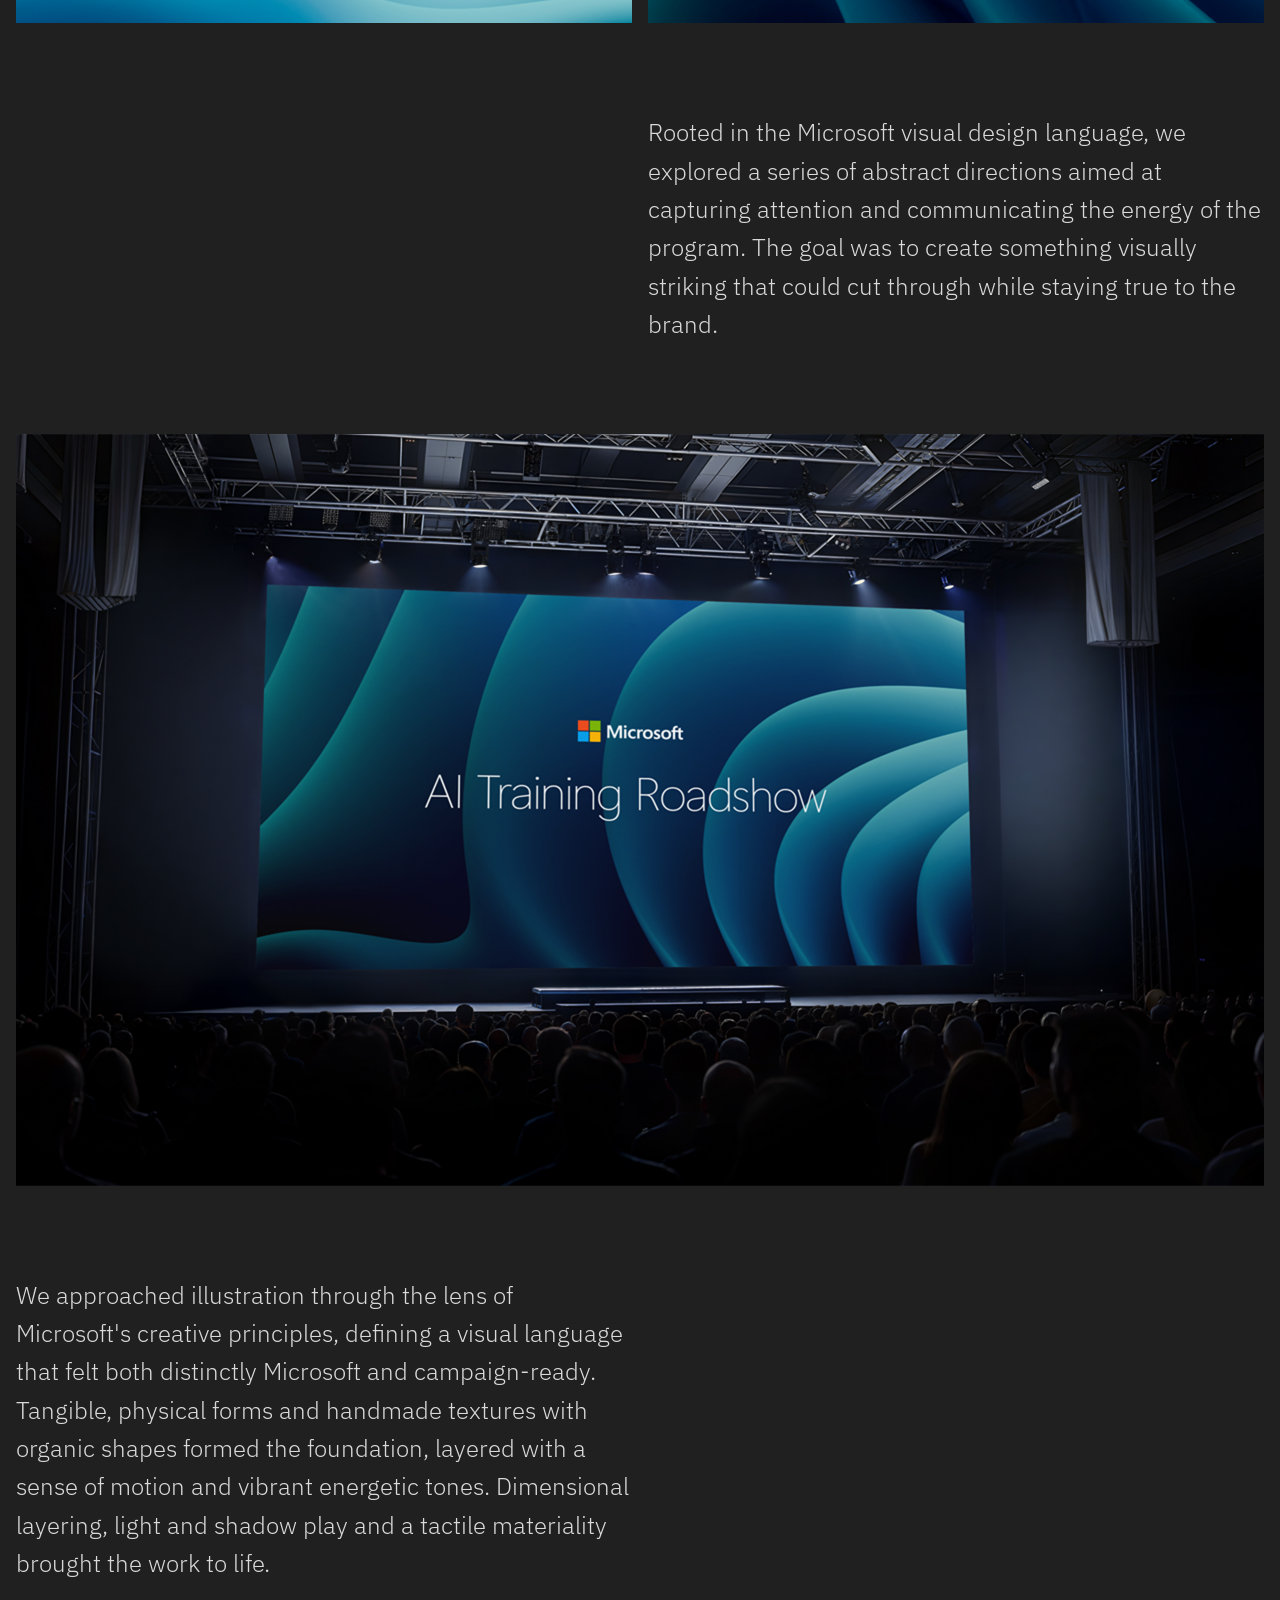
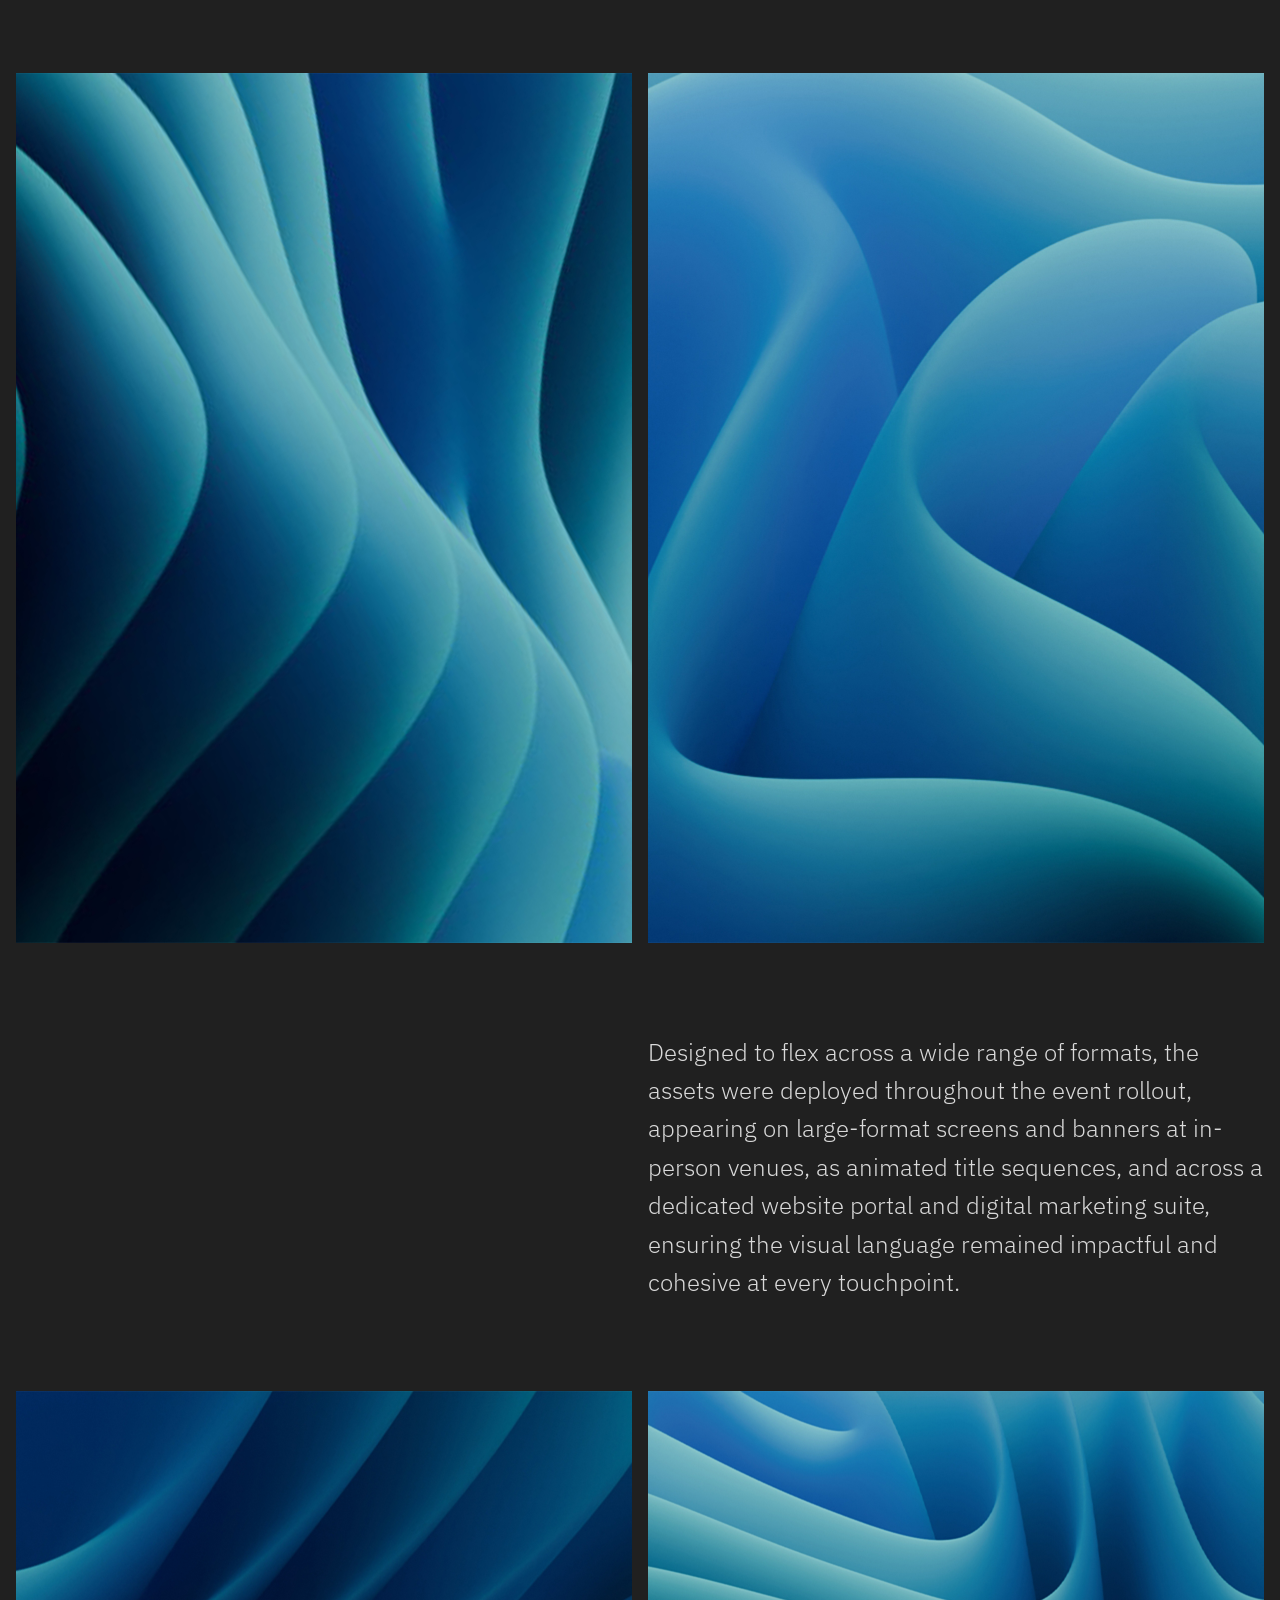
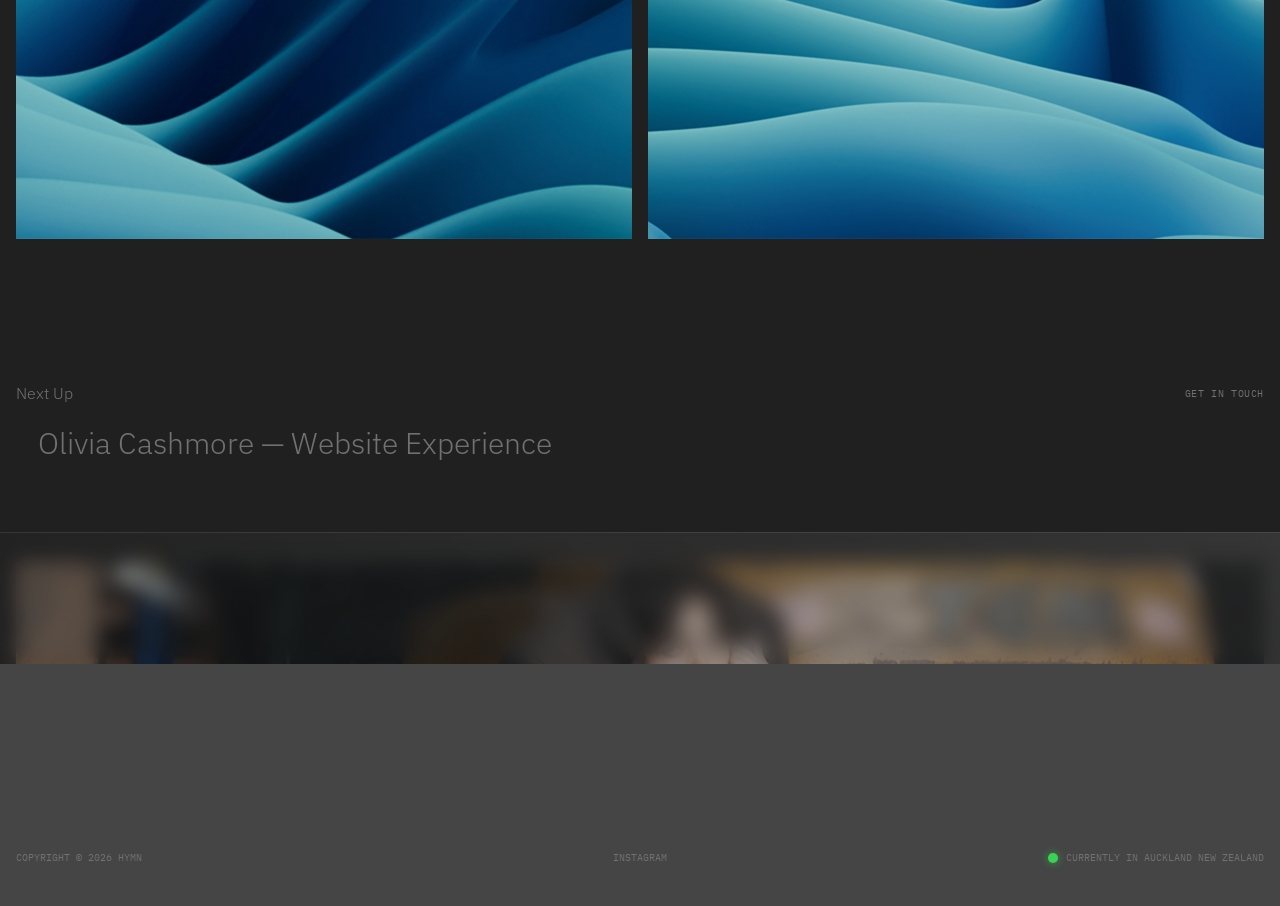
<file: work/microsoft-ai-roadshow.html>
<!DOCTYPE html>
<html lang="en">
<head>
  <meta charset="UTF-8" />
  <meta name="viewport" content="width=device-width, initial-scale=1.0"/>
  <title>Hymn - Microsoft AI Training Roadshow</title>

  <script>
    const saved = localStorage.getItem('colorMode');
    const hour = new Date().getHours();
    if (saved === 'light' || (!saved && hour >= 6 && hour < 16)) {
      document.documentElement.classList.add('light-mode');
    }
  </script>

  <link href="https://fonts.googleapis.com/css2?family=IBM+Plex+Mono:wght@400;500&family=IBM+Plex+Sans:wght@300;400;500&display=swap" rel="stylesheet">
  <link rel="stylesheet" href="/css/case-study.css">
</head>

<body>

  <!-- ─── HEADER ─────────────────────────────── -->
  <header>

    <!-- Full logo — desktop -->
    <a href="/index.html" class="logo logo-full">
      <svg width="81" height="29" viewBox="0 0 81 29" fill="none" xmlns="http://www.w3.org/2000/svg">
        <g>
          <path d="M34.8125 9.52207C34.2271 8.7255 33.6429 7.92894 33.0576 7.13237C32.9177 6.94176 32.752 6.75703 32.8919 6.497C33.0259 6.24756 33.2598 6.19696 33.5172 6.19931C33.7417 6.20049 33.9662 6.19931 34.1883 6.19931C34.4022 6.42287 34.6021 6.63701 34.8077 6.84645C35.1921 7.23709 35.5071 7.23826 35.8903 6.84881C36.096 6.63937 36.2958 6.42522 36.4944 6.21814H37.3419V9.3997C37.3619 9.40912 37.3819 9.41853 37.4018 9.42794C37.4724 9.31969 37.5405 9.21027 37.6134 9.1032C38.1623 8.29839 38.7735 7.55007 39.581 6.98647C40.8117 6.12636 42.1645 5.88751 43.6056 6.26991C44.9208 6.61937 45.7671 7.51947 46.282 8.75021C46.4054 9.04672 46.4912 9.3597 46.597 9.67503C46.8614 9.30087 47.113 8.91965 47.3904 8.55725C48.1602 7.55124 49.0747 6.70643 50.3089 6.33109C51.8498 5.8628 53.3226 6.03224 54.6014 7.07942C55.3619 7.70185 55.7933 8.55254 55.959 9.51736C56.0389 9.98801 56.0753 10.4704 56.0765 10.9481C56.0871 13.612 56.0812 16.2758 56.0812 18.9397V19.3127C56.5913 20.0022 57.1097 20.7023 57.6269 21.4012C57.7256 21.5353 57.8208 21.6718 57.9242 21.8024C58.0594 21.9718 58.0994 22.1601 58.003 22.3507C57.9078 22.5389 57.728 22.6284 57.5187 22.6296C57.0098 22.6343 56.5008 22.6307 55.9637 22.6307C55.7862 22.4425 55.6028 22.2401 55.4124 22.0448C55.3243 21.9542 55.2291 21.8659 55.1245 21.7977C54.8588 21.6259 54.6155 21.673 54.3334 21.9342C54.0972 22.153 53.8597 22.373 53.5823 22.6307C53.1439 22.6307 52.635 22.6343 52.126 22.6296C51.9074 22.6272 51.724 22.5437 51.6206 22.3377C51.5207 22.1365 51.5877 21.9601 51.7123 21.7918C52.3258 20.967 52.937 20.141 53.5553 19.3056C53.5553 19.1938 53.5553 19.0762 53.5553 18.9597C53.5553 16.6877 53.5635 14.4156 53.5494 12.1436C53.5459 11.5576 53.5118 10.967 53.4225 10.3892C53.359 9.97977 53.2215 9.56914 53.0428 9.1938C52.6314 8.33369 51.8792 7.96777 50.9647 7.87717C49.66 7.74656 48.6151 8.28427 47.7347 9.17968C47.3951 9.52443 47.1306 9.94448 46.845 10.341C46.7815 10.4292 46.7462 10.5575 46.7462 10.6669C46.7415 13.5261 46.7439 16.3864 46.7451 19.2456C46.7451 19.2644 46.7498 19.2844 46.7568 19.3327C47.3116 20.0822 47.8828 20.8529 48.4529 21.6235C48.4999 21.6859 48.5481 21.7483 48.5916 21.813C48.8443 22.2013 48.6527 22.6107 48.1908 22.6272C47.6736 22.646 47.1541 22.6319 46.6804 22.6319C46.4453 22.4083 46.2361 22.2177 46.0363 22.0165C45.6202 21.5977 45.3275 21.5965 44.9138 22.0059C44.7116 22.206 44.4954 22.3907 44.2321 22.6307C43.7901 22.6307 43.2612 22.6484 42.7346 22.626C42.268 22.606 42.087 22.1718 42.3749 21.7789C42.9344 21.0117 43.5033 20.2516 44.0687 19.4892C44.1098 19.4339 44.1498 19.3786 44.2074 19.2974C44.2074 19.2244 44.2074 19.1268 44.2074 19.0303C44.2074 16.6994 44.2133 14.3685 44.2039 12.0377C44.2015 11.3235 44.1768 10.6093 43.9841 9.91153C43.7866 9.19615 43.4551 8.5796 42.7758 8.21956C42.5454 8.09719 42.2915 8.00306 42.0364 7.94894C41.1102 7.75127 40.2322 7.88187 39.4059 8.36899C38.5749 8.85846 37.9425 9.53737 37.4512 10.3563C37.3936 10.4516 37.356 10.574 37.356 10.6846C37.3513 13.5343 37.3537 16.3841 37.3537 19.2338C37.3537 19.2527 37.3584 19.2727 37.3642 19.3244C37.9296 20.0881 38.5114 20.874 39.0932 21.66C39.1344 21.7153 39.1779 21.7683 39.2143 21.8259C39.46 22.2166 39.259 22.6143 38.7923 22.6296C38.2846 22.646 37.7744 22.6331 37.2385 22.6331C37.0469 22.4319 36.8471 22.2177 36.6425 22.0083C36.237 21.5918 35.9291 21.5941 35.5212 22.013C35.3237 22.2166 35.1298 22.4236 34.9312 22.6319C34.4058 22.6319 33.8862 22.646 33.3691 22.6284C32.9024 22.6119 32.7014 22.2048 32.973 21.8259C33.4972 21.0941 34.0367 20.3728 34.5691 19.6468C34.6502 19.5362 34.7302 19.4256 34.8113 19.3139V9.52325L34.8125 9.52207Z" fill="currentColor"/>
          <path d="M4.40442 22.6311C4.19403 22.4111 3.99421 22.1958 3.78852 21.9863C3.40534 21.598 3.09268 21.5992 2.70833 21.9899C2.50263 22.1993 2.30282 22.4134 2.09477 22.6323C1.5917 22.6323 1.09333 22.6299 0.594967 22.6335C0.358713 22.6358 0.174176 22.544 0.056636 22.3405C-0.0667805 22.1275 0.0319527 21.9416 0.15772 21.771C0.679595 21.0615 1.20617 20.3555 1.7304 19.6472C1.8115 19.5378 1.8926 19.426 1.97606 19.3119V3.32053C1.40129 2.54279 0.819467 1.75681 0.237647 0.970833C0.196508 0.915533 0.153018 0.862585 0.117757 0.803754C-0.116147 0.423708 0.0766177 0.0366021 0.523268 0.0083634C0.79596 -0.00810919 1.06983 0.00483356 1.29903 0.00483356C1.54821 0.240156 1.77154 0.44371 1.98781 0.655501C2.36864 1.02849 2.67542 1.03202 3.04567 0.653148C3.25136 0.44371 3.45 0.22839 3.6557 0.0118932H4.50198V9.6413C4.52314 9.65307 4.54429 9.66483 4.56545 9.67778C4.65713 9.57423 4.74881 9.47187 4.83932 9.36833C5.51164 8.59764 6.25332 7.89991 7.10783 7.33867C8.14453 6.65741 9.25763 6.16323 10.5224 6.13499C11.7083 6.10911 12.8226 6.33031 13.7253 7.18453C14.3295 7.75636 14.6539 8.47881 14.8537 9.27184C15.0206 9.9331 15.0429 10.6073 15.0429 11.2827C15.0429 13.8383 15.0429 16.3939 15.0429 18.9495V19.2989C15.6365 20.1014 16.2242 20.8956 16.8119 21.6898C16.8413 21.7287 16.8707 21.7675 16.9012 21.8063C17.0317 21.9746 17.0775 22.1581 16.9753 22.3534C16.8742 22.5452 16.6967 22.6264 16.4898 22.6288C15.9809 22.6346 15.4731 22.6311 15.003 22.6311C14.7585 22.4005 14.5352 22.1981 14.3201 21.9852C13.9298 21.6004 13.623 21.6004 13.241 21.9957C13.0436 22.1993 12.8508 22.4076 12.6428 22.6288C12.1127 22.6288 11.5743 22.6499 11.0395 22.6217C10.5941 22.5993 10.413 22.1769 10.6787 21.8122C11.237 21.045 11.8047 20.2838 12.3748 19.5237C12.4794 19.3837 12.5311 19.2448 12.5311 19.0672C12.5264 16.7469 12.5311 14.4266 12.5252 12.1051C12.5229 11.4109 12.5064 10.7132 12.3231 10.0366C12.1703 9.47422 11.9587 8.93651 11.5085 8.53528C10.8362 7.93639 10.0169 7.81755 9.16947 7.91285C7.75783 8.0717 6.53659 8.70119 5.4423 9.57659C5.10261 9.84838 4.81699 10.1896 4.53254 10.4732V19.3166C5.08498 20.0685 5.65269 20.8403 6.21923 21.6133C6.27095 21.6839 6.32619 21.7545 6.37438 21.8275C6.62945 22.2146 6.43433 22.6111 5.96417 22.6264C5.4564 22.6429 4.94628 22.6299 4.40912 22.6299L4.40442 22.6311Z" fill="currentColor"/>
          <path d="M63.335 22.6318C63.1023 22.4 62.8825 22.1788 62.6603 21.9576C62.2995 21.5987 62.0139 21.6011 61.6566 21.967C61.465 22.1635 61.2746 22.36 61.083 22.5553C61.063 22.5765 61.0371 22.5918 60.9913 22.6259C60.4859 22.6259 59.9569 22.6471 59.4315 22.6189C58.9896 22.5953 58.7921 22.1812 59.0448 21.8152C59.3892 21.3163 59.763 20.8375 60.125 20.3503C60.3178 20.0915 60.5035 19.8267 60.7068 19.5761C60.8585 19.3902 60.9125 19.1926 60.9114 18.9549C60.9055 16.3604 60.9078 13.7648 60.9078 11.1704C60.9078 10.7586 60.8961 10.3479 60.9114 9.93731C60.9219 9.65845 60.8455 9.43019 60.6751 9.20663C60.1403 8.50772 59.6408 7.78058 59.0895 7.09343C58.7263 6.64161 59.0307 6.23215 59.4503 6.2098C59.6748 6.19803 59.9017 6.17803 60.1238 6.20156C60.2355 6.21333 60.3577 6.29569 60.44 6.38041C60.6845 6.6322 60.9125 6.90047 61.0524 7.05696C61.5261 7.18168 61.7741 7.07461 61.9892 6.83222C62.1831 6.61337 62.3982 6.41335 62.5934 6.21686H63.4196V9.58197L63.4761 9.61139C63.5407 9.54785 63.6065 9.48667 63.6677 9.42077C64.4951 8.5289 65.3649 7.68409 66.4251 7.06637C67.6393 6.35923 68.9346 5.98389 70.3545 6.16391C71.2196 6.27333 72.0106 6.55925 72.6477 7.1758C73.2577 7.76646 73.6256 8.50772 73.762 9.33135C73.8877 10.0903 73.9641 10.8657 73.9723 11.6352C73.9982 14.0931 73.9841 16.5511 73.9782 19.009C73.9782 19.2373 74.0405 19.4173 74.1792 19.5985C74.714 20.2986 75.2335 21.0092 75.759 21.7164C75.8918 21.8941 76.0128 22.0788 75.8929 22.307C75.7731 22.5377 75.5685 22.633 75.3111 22.6318C74.8316 22.6294 74.3532 22.6318 73.876 22.6318C73.6456 22.4012 73.4258 22.18 73.2048 21.9599C72.8393 21.5975 72.5666 21.5987 72.2022 21.9635C72.0012 22.1647 71.8037 22.3671 71.6039 22.5694C71.5898 22.5836 71.5722 22.593 71.524 22.6283C71.0303 22.6283 70.5014 22.6494 69.976 22.6212C69.5082 22.5965 69.3284 22.1553 69.6128 21.767C70.1676 21.0092 70.7365 20.2609 71.2877 19.5008C71.3665 19.3914 71.4217 19.2361 71.4217 19.1008C71.4253 16.5746 71.4264 14.0484 71.4112 11.5222C71.4065 10.7962 71.3066 10.0773 71.0104 9.40195C70.6413 8.56302 69.9972 8.09002 69.0921 7.95001C67.9896 7.7794 66.9776 8.0712 66.0032 8.53949C65.1346 8.95719 64.3353 9.47843 63.6794 10.1985C63.4984 10.3962 63.4197 10.6115 63.4208 10.8868C63.4291 13.5801 63.4279 16.2722 63.422 18.9655C63.422 19.1926 63.4749 19.3773 63.6136 19.5597C64.1519 20.2692 64.6785 20.9881 65.2086 21.7023C65.3461 21.887 65.4801 22.0741 65.3497 22.3176C65.218 22.5624 64.9959 22.6341 64.7326 22.6318C64.2636 22.6283 63.7934 22.6318 63.3327 22.6318H63.335Z" fill="currentColor"/>
          <path d="M29.3541 8.94053C28.9063 8.43341 28.4714 7.94277 28.0377 7.45094C27.9084 7.30387 27.7732 7.16149 27.6545 7.00618C27.4265 6.70967 27.5405 6.34963 27.8966 6.2355C27.9883 6.20608 28.0894 6.19785 28.1858 6.19667C29.2824 6.19432 30.3779 6.19549 31.4745 6.19667C31.5521 6.19667 31.6332 6.20138 31.7073 6.22138C32.0305 6.30492 32.1645 6.67438 31.9682 6.945C31.9224 7.00736 31.8636 7.06148 31.8083 7.11561C31.2383 7.66744 30.6635 8.21339 30.1017 8.77228C29.9736 8.89935 29.8584 9.05702 29.789 9.22175C27.8097 13.9411 25.8362 18.6629 23.8639 23.3846C23.3408 24.6366 22.7272 25.832 21.8222 26.8615C20.9148 27.8923 19.824 28.6112 18.4653 28.8771C18.0833 28.9512 17.6895 28.9759 17.3004 28.9971C16.9854 29.0147 16.8127 28.8383 16.7892 28.5182C16.7809 28.4017 16.788 28.2841 16.788 28.1723C16.9255 28.0429 17.0618 27.9299 17.1806 27.8017C17.418 27.544 17.4062 27.2957 17.15 27.0592C17.043 26.9592 16.9243 26.871 16.7903 26.7604C16.8091 26.4968 16.7127 26.212 16.909 25.9144C17.063 25.9038 17.2346 25.8826 17.4062 25.8802C18.5805 25.8697 19.7288 25.6943 20.8231 25.2613C21.6788 24.9237 22.471 24.4707 22.9988 23.6823C23.1915 23.3941 23.3326 23.0646 23.4595 22.7387C23.5007 22.634 23.4407 22.4728 23.3902 22.3528C22.5791 20.4125 21.7634 18.4758 20.9489 16.5379C19.9862 14.2471 19.0248 11.955 18.0574 9.66651C17.9822 9.48884 17.8823 9.31705 17.7683 9.16056C17.2593 8.46636 16.7445 7.77569 16.2238 7.08972C16.0827 6.90382 16.0005 6.71438 16.1074 6.49435C16.212 6.27903 16.4071 6.19667 16.6399 6.19667C17.1382 6.19667 17.6366 6.19667 18.1538 6.19667C18.3336 6.41317 18.5158 6.62967 18.6945 6.84852C19.0518 7.28622 19.4937 7.2921 19.8499 6.86146C20.0309 6.64261 20.2119 6.42611 20.4023 6.19785C20.9101 6.19785 21.4179 6.19785 21.9256 6.19785C22.1595 6.19785 22.3511 6.28845 22.4534 6.50377C22.5521 6.71085 22.4863 6.90146 22.3558 7.07913C21.8622 7.74862 21.3697 8.4193 20.8783 9.08996C20.8208 9.1688 20.7643 9.24763 20.6891 9.35235C22.0949 12.6975 23.503 16.0461 24.9252 19.4289C26.4074 15.9179 27.8755 12.441 29.3541 8.94053Z" fill="currentColor"/>
          <path d="M78.9702 22.8094C78.8056 22.7165 78.614 22.653 78.4824 22.5259C78.0686 22.1247 77.6714 21.7058 77.2776 21.2846C77.0026 20.9904 77.0073 20.5739 77.287 20.2774C77.6831 19.8573 78.0851 19.4443 78.493 19.0372C78.8009 18.7289 79.257 18.7266 79.5708 19.0337C79.9693 19.4232 80.3618 19.8197 80.7427 20.2268C81.1023 20.6115 81.0812 21.008 80.7109 21.3881C80.356 21.7517 80.008 22.1223 79.6507 22.4835C79.4732 22.6624 79.2605 22.7765 78.969 22.8106L78.9702 22.8094Z" fill="currentColor"/>
        </g>
      </svg>
    </a>

    <!-- Monogram — tablet/mobile -->
    <a href="/index.html" class="logo logo-mark">
      <svg class="mark-light-default" width="29" height="29" viewBox="0 0 42 42" fill="none" xmlns="http://www.w3.org/2000/svg">
        <circle cx="21" cy="21" r="21" fill="#C1C1C1"/>
        <path d="M23.1004 28.8694C21.7055 30.0985 19.5795 30.1659 18.089 29.0546C17.9878 28.9761 17.8865 28.8919 17.7909 28.8021C15.8111 26.8883 13.9101 24.8904 12.0259 22.8812C10.7098 21.4782 10.7323 19.4914 12.0709 18.0772C13.9663 16.0736 15.8899 14.1037 17.8416 12.1619C19.3151 10.6915 21.4974 10.6802 22.9991 12.145C24.9058 14.0027 26.7843 15.894 28.6066 17.8358C30.3277 19.671 30.2265 21.5623 28.4548 23.3751C26.7562 25.1093 25.0914 26.8771 23.3816 28.6001C23.286 28.6955 23.1903 28.7853 23.0947 28.8751L23.1004 28.8694Z" fill="#999999"/>
      </svg>
      <svg class="mark-light-hover" width="29" height="29" viewBox="0 0 42 42" fill="none" xmlns="http://www.w3.org/2000/svg">
        <circle cx="21" cy="21" r="21" fill="#717171"/>
        <path d="M23.1004 28.8694C21.7055 30.0985 19.5795 30.1659 18.089 29.0546C17.9878 28.9761 17.8865 28.8919 17.7909 28.8021C15.8111 26.8883 13.9101 24.8904 12.0259 22.8812C10.7098 21.4782 10.7323 19.4914 12.0709 18.0772C13.9663 16.0736 15.8899 14.1037 17.8416 12.1619C19.3151 10.6915 21.4974 10.6802 22.9991 12.145C24.9058 14.0027 26.7843 15.894 28.6066 17.8358C30.3277 19.671 30.2265 21.5623 28.4548 23.3751C26.7562 25.1093 25.0914 26.8771 23.3816 28.6001C23.286 28.6955 23.1903 28.7853 23.0947 28.8751L23.1004 28.8694Z" fill="#313131"/>
      </svg>
      <svg class="mark-dark-default" width="29" height="29" viewBox="0 0 42 42" fill="none" xmlns="http://www.w3.org/2000/svg">
        <circle cx="21" cy="21" r="21" fill="#484848"/>
        <path d="M23.1004 28.8694C21.7055 30.0985 19.5795 30.1659 18.089 29.0546C17.9878 28.9761 17.8865 28.8919 17.7909 28.8021C15.8111 26.8883 13.9101 24.8904 12.0259 22.8812C10.7098 21.4782 10.7323 19.4914 12.0709 18.0772C13.9663 16.0736 15.8899 14.1037 17.8416 12.1619C19.3151 10.6915 21.4974 10.6802 22.9991 12.145C24.9058 14.0027 26.7843 15.894 28.6066 17.8358C30.3277 19.671 30.2265 21.5623 28.4548 23.3751C26.7562 25.1093 25.0914 26.8771 23.3816 28.6001C23.286 28.6955 23.1903 28.7853 23.0947 28.8751L23.1004 28.8694Z" fill="#313131"/>
      </svg>
      <svg class="mark-dark-hover" width="29" height="29" viewBox="0 0 42 42" fill="none" xmlns="http://www.w3.org/2000/svg">
        <circle cx="21" cy="21" r="21" fill="#717171"/>
        <path d="M23.1004 28.8694C21.7055 30.0985 19.5795 30.1659 18.089 29.0546C17.9878 28.9761 17.8865 28.8919 17.7909 28.8021C15.8111 26.8883 13.9101 24.8904 12.0259 22.8812C10.7098 21.4782 10.7323 19.4914 12.0709 18.0772C13.9663 16.0736 15.8899 14.1037 17.8416 12.1619C19.3151 10.6915 21.4974 10.6802 22.9991 12.145C24.9058 14.0027 26.7843 15.894 28.6066 17.8358C30.3277 19.671 30.2265 21.5623 28.4548 23.3751C26.7562 25.1093 25.0914 26.8771 23.3816 28.6001C23.286 28.6955 23.1903 28.7853 23.0947 28.8751L23.1004 28.8694Z" fill="#313131"/>
      </svg>
    </a>

    <nav>
      <a href="/index.html">Work</a>
      <a href="/about.html">About</a>
      <a href="/jobs.html">Jobs</a>
      <a href="/contact.html">Contact</a>
    </nav>
  </header>

  <!-- ─── MODE TOGGLE ───────────────────────── -->
  <div class="mode-toggle" id="modeToggle">
    <div class="toggle-outline"></div>
    <div class="toggle-solid"></div>
  </div>

  <!-- ─── MAIN ───────────────────────────────── -->
  <main>

    <!-- Hero -->
<div class="hero">
  <div class="hero-inner" style="background-image: url('/images/msft-ai-roadshow/msft-ai-roadshow-hero@2x.jpg'); background-size: cover; background-position: center;"></div>
</div>

    <!-- Project Info -->
    <div class="project-info">
      <h1 class="project-title">Microsoft<br>AI Training Roadshow</h1>
      <div class="project-tags">
        <span class="tag">Campaign Ideation</span>
        <span class="tag">Event Design</span>
        <span class="tag">3D Modelling</span>
        <span class="tag">Visual Effects</span>
      </div>
      <p class="project-subtitle">
        Exploring the visual language for Microsoft's AI Training Roadshow, a key part of their partner enablement program designed to upskill and inspire across the region.
      </p>
    </div>

    <!-- Half Images -->
<div class="half-image">
  <div class="placeholder">
   <img src="/images/msft-ai-roadshow/msft-ai-roadshow-half-01@2x.jpg" alt="Microsoft AI Training Roadshow" />
  </div>
  <div class="placeholder">
    <img src="/images/msft-ai-roadshow/msft-ai-roadshow-half-02@2x.jpg" alt="Microsoft AI Training Roadshow" />
  </div>
</div>

    <!-- Text Right -->
    <div class="text-full align-right">
      <div class="text-block">
        <p>Rooted in the Microsoft visual design language, we explored a series of abstract directions aimed at capturing attention and communicating the energy of the program. The goal was to create something visually striking that could cut through while staying true to the brand.</p>
      </div>
    </div>

    <!-- Full Image -->
    <div class="full-image">
  <div class="placeholder">
    <img src="/images/msft-ai-roadshow/msft-ai-roadshow-full-01@2x.jpg" alt="Microsoft AI Training Roadshow" />
  </div>
</div>

    <!-- Text Left -->
    <div class="text-full">
      <div class="text-block">
        <p>We approached illustration through the lens of Microsoft's creative principles, defining a visual language that felt both distinctly Microsoft and campaign-ready. Tangible, physical forms and handmade textures with organic shapes formed the foundation, layered with a sense of motion and vibrant energetic tones. Dimensional layering, light and shadow play and a tactile materiality brought the work to life.</p>
      </div>
    </div>

    <!-- Two Col Images -->
   <div class="two-col-images">
  <div class="placeholder">
    <img src="/images/msft-ai-roadshow/msft-ai-roadshow-two-col-01@2x.jpg" alt="Microsoft AI Training Roadshow" />
  </div>
  <div class="placeholder">
    <img src="/images/msft-ai-roadshow/msft-ai-roadshow-two-col-02@2x.jpg" alt="Microsoft AI Training Roadshow" />
  </div>
</div>

    <!-- Text Right -->
    <div class="text-full align-right">
      <div class="text-block">
        <p>Designed to flex across a wide range of formats, the assets were deployed throughout the event rollout, appearing on large-format screens and banners at in-person venues, as animated title sequences, and across a dedicated website portal and digital marketing suite, ensuring the visual language remained impactful and cohesive at every touchpoint.</p>
      </div>
    </div>

    <!-- Half Images -->
    <div class="half-image">
  <div class="placeholder">
    <img src="/images/msft-ai-roadshow/msft-ai-roadshow-half-03@2x.jpg" alt="Microsoft AI Training Roadshow" />
  </div>
  <div class="placeholder">
    <img src="/images/msft-ai-roadshow/msft-ai-roadshow-half-04@2x.jpg" alt="Microsoft AI Training Roadshow" />
  </div>
</div>

  </main>

  <!-- ─── NEXT UP WRAPPER ──────────────────── -->
  <div class="next-up-wrapper">
  <div class="next-up-label">
    <span>Next Up</span>
    <a href="/contact.html">Get In Touch</a>
  </div>
  <a href="/work/olivia-cashmore.html" class="next-up-title">
    Olivia Cashmore — Website Experience
  </a>
  <div class="next-up-image-wrapper">
    <a href="/work/olivia-cashmore.html" class="next-up-image">
      <img src="/images/msft-ai-roadshow/msft-ai-roadshow-next-up@2x.jpg" alt="Olivia Cashmore — Website Experience" />
    </a>
    <div class="glass-overlay"></div>
  </div>
</div>

  <!-- ─── FOOTER ────────────────────────────── -->
  <footer>
    <span class="footer-copyright">Copyright © 2026 HYMN</span>
    <a href="https://www.instagram.com/hymncreative/" target="_blank" class="footer-instagram">Instagram</a>
    <div class="footer-location">
      <span class="status-dot"></span>
      <span>Currently in Auckland New Zealand</span>
    </div>
  </footer>

  <!-- ─── BOTTOM NAV — MOBILE ONLY ────────── -->
  <nav class="bottom-nav">
    <a href="/index.html">Work</a>
    <a href="/about.html">About</a>
    <a href="/jobs.html">Jobs</a>
    <a href="/contact.html">Contact</a>
  </nav>

<script src="/js/main.js"></script>

</body>
</html>
</file>
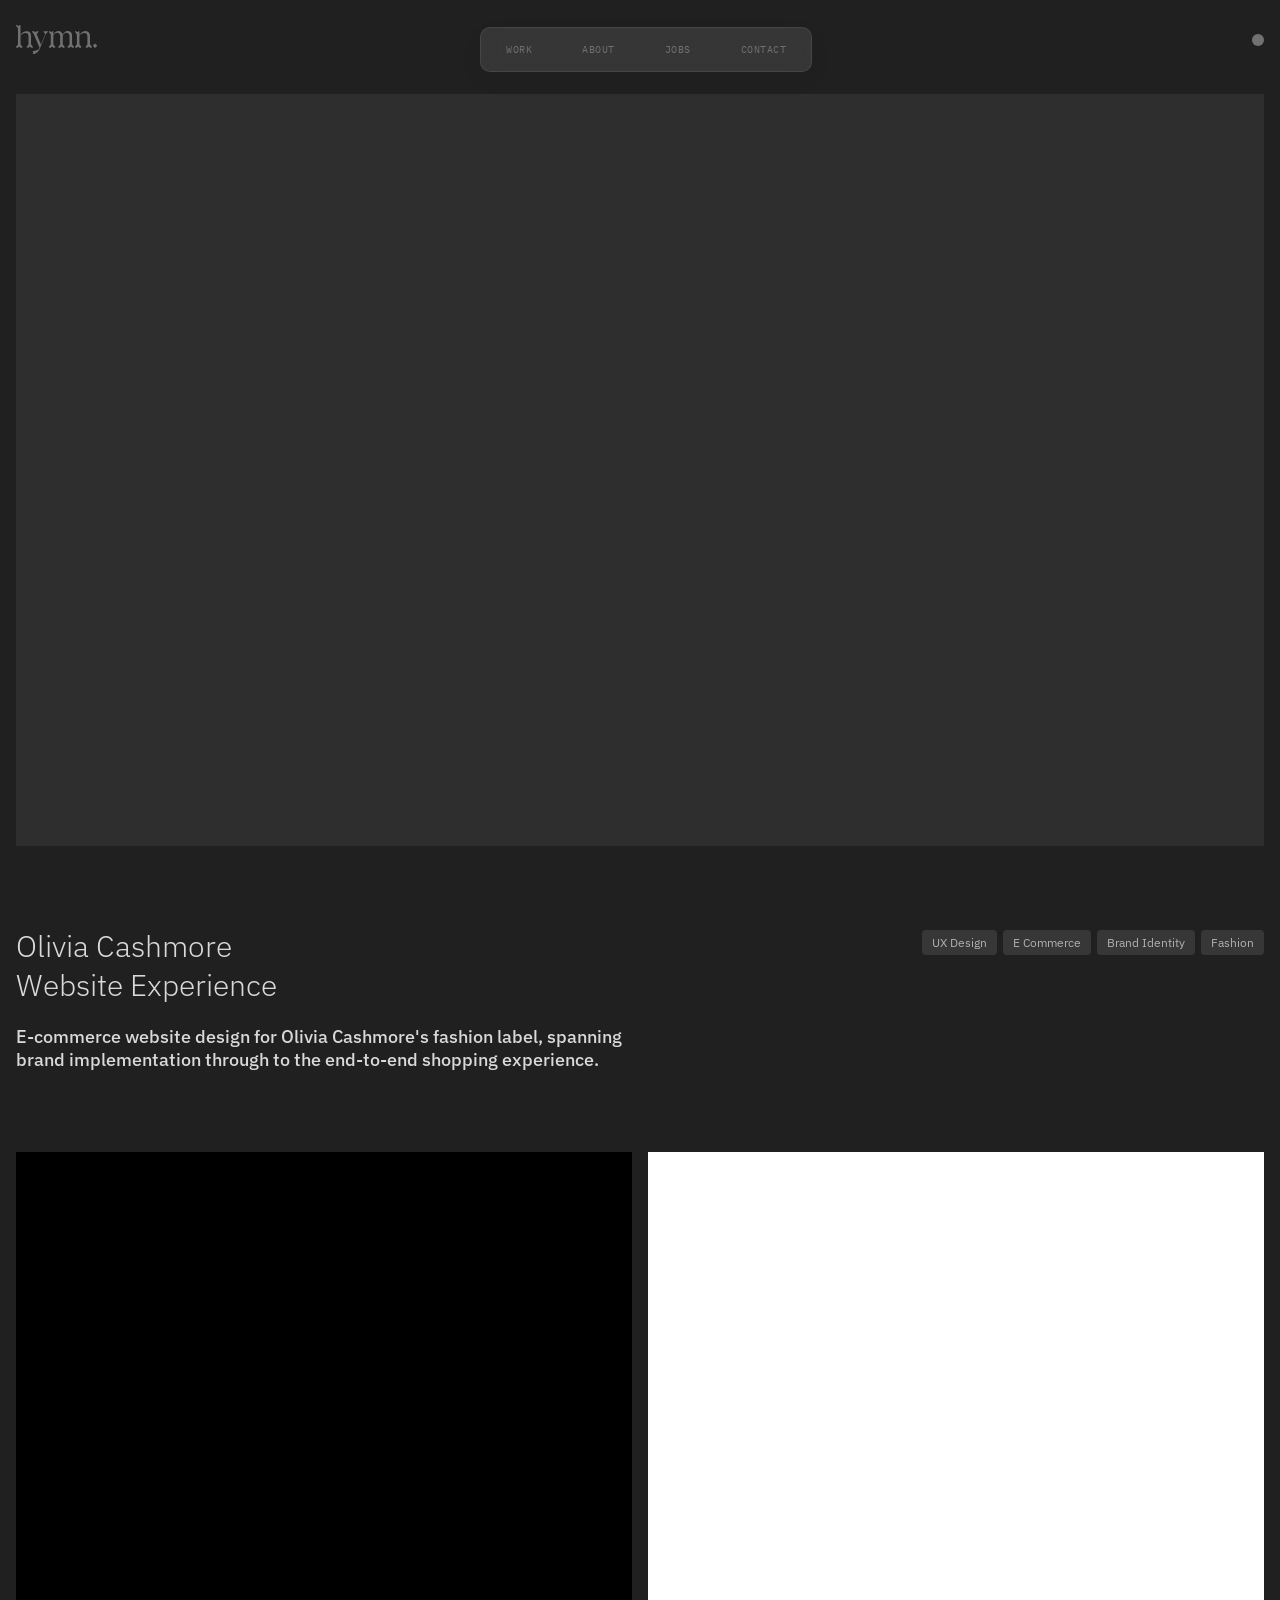
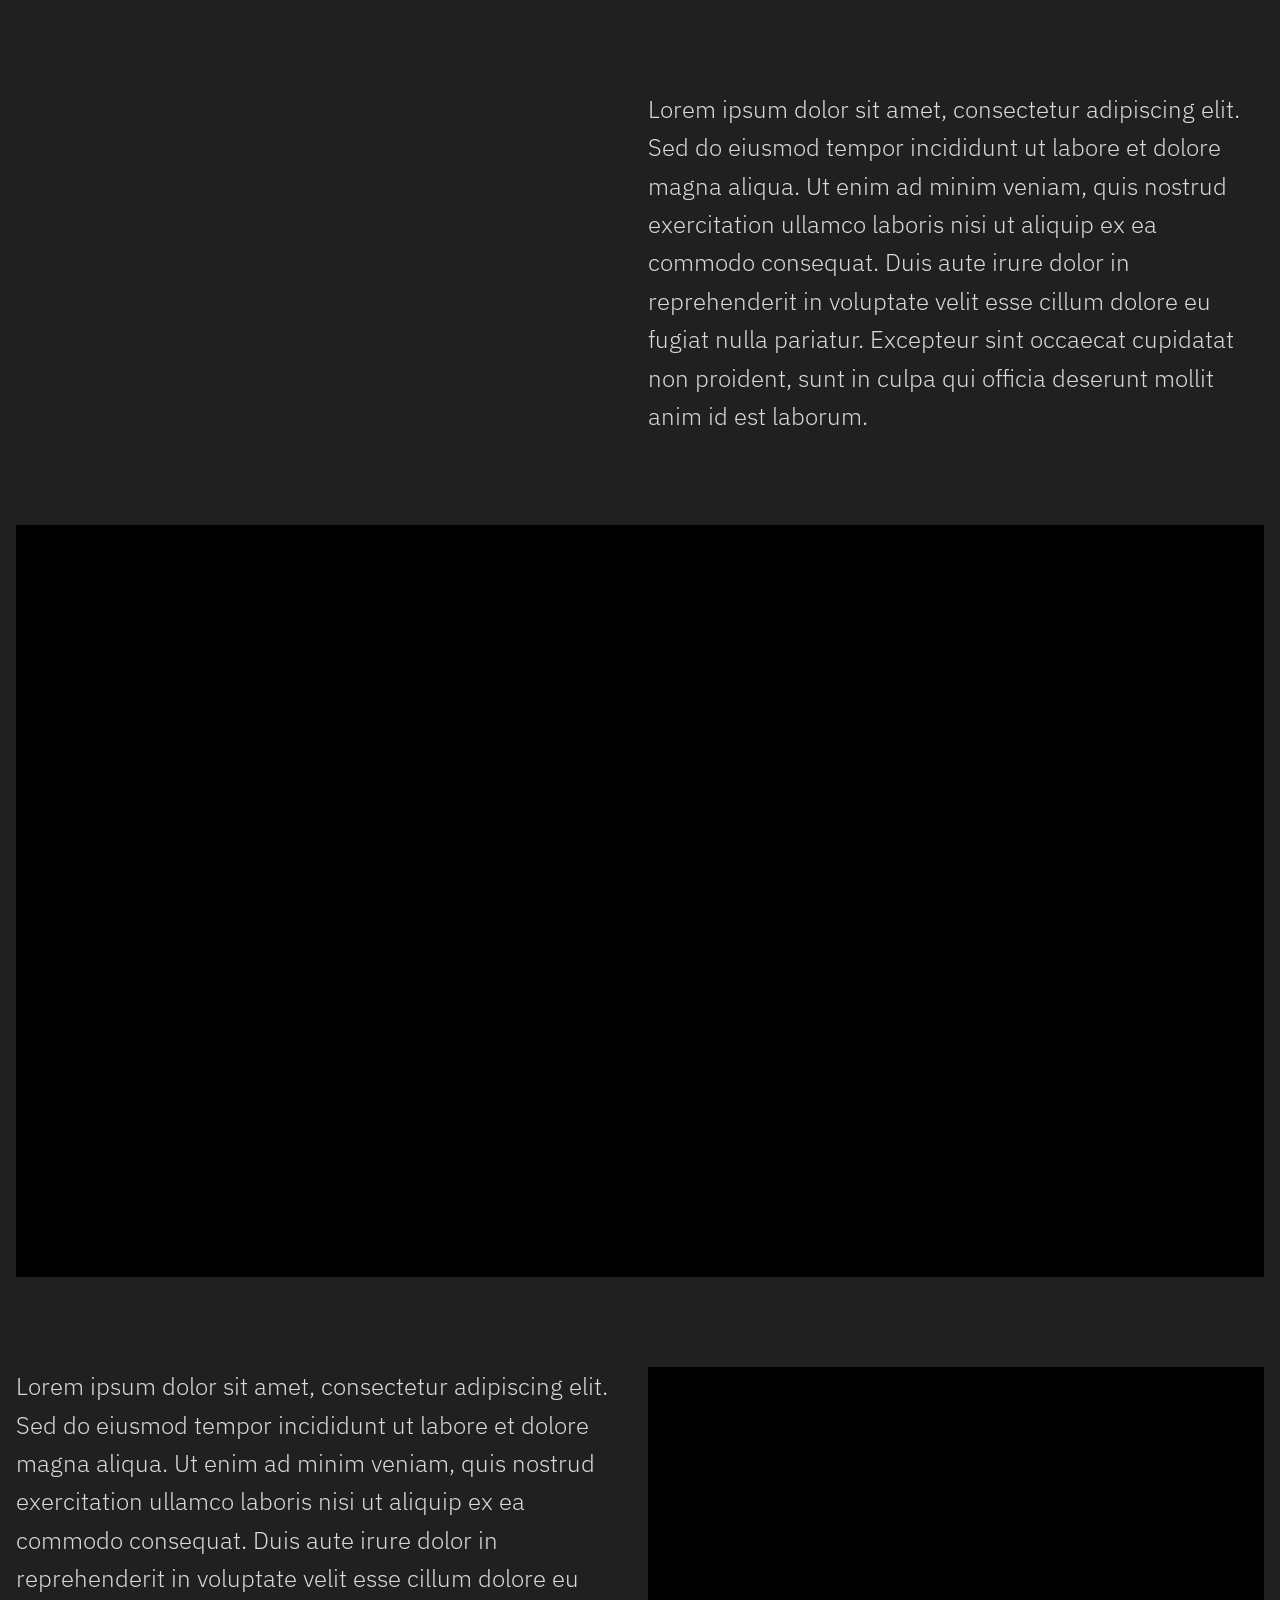
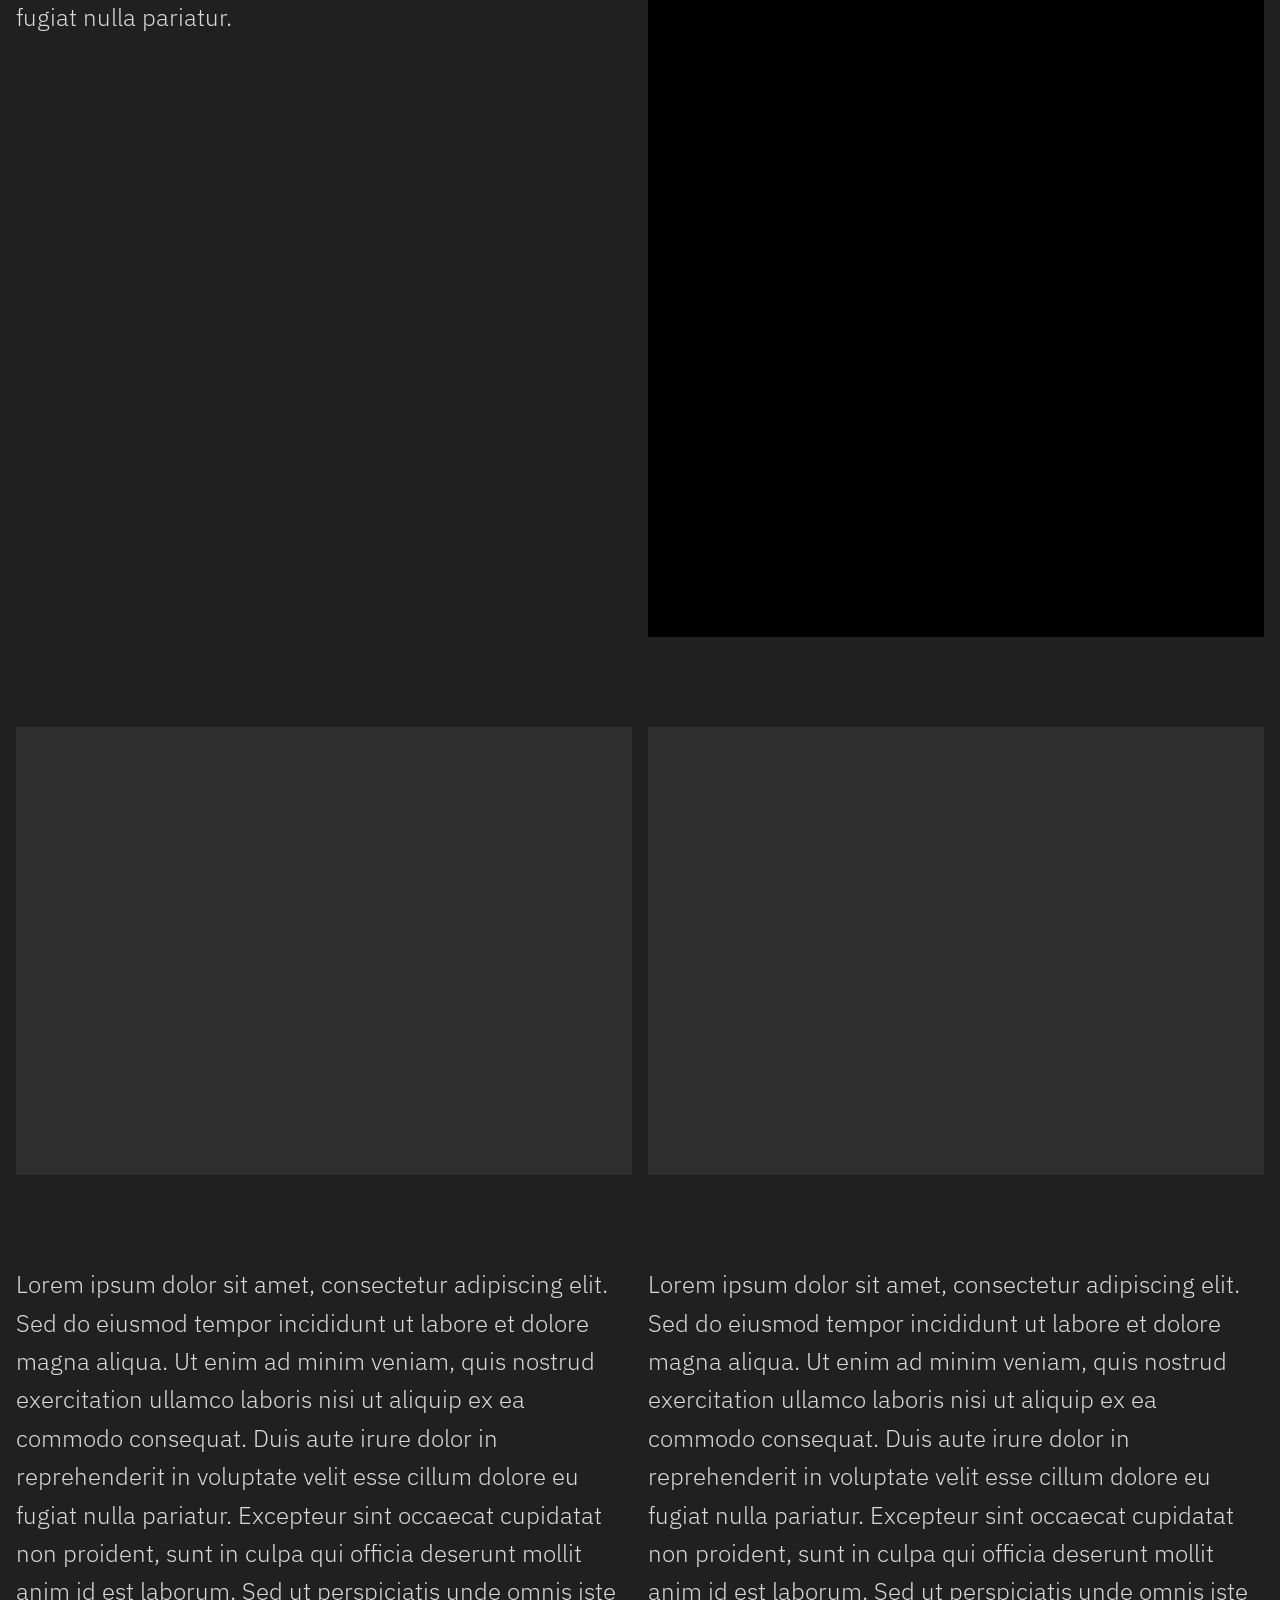
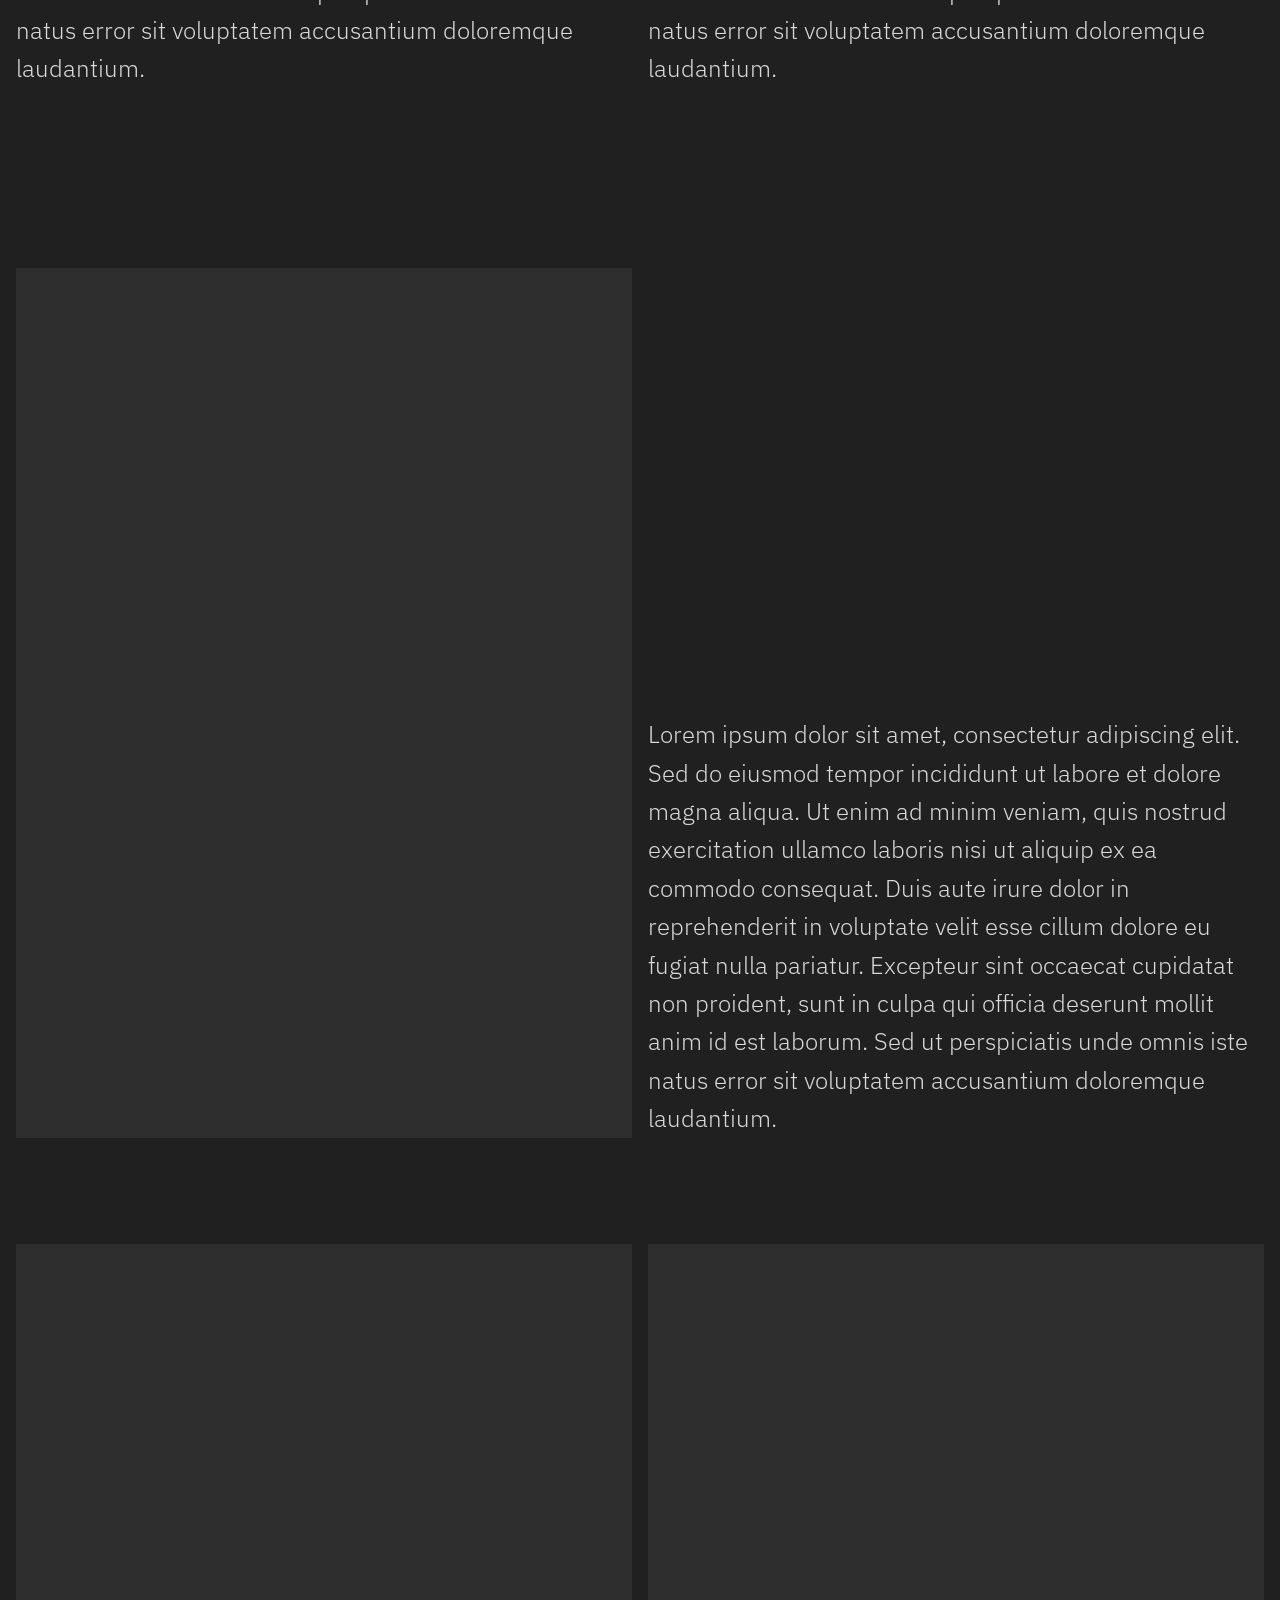
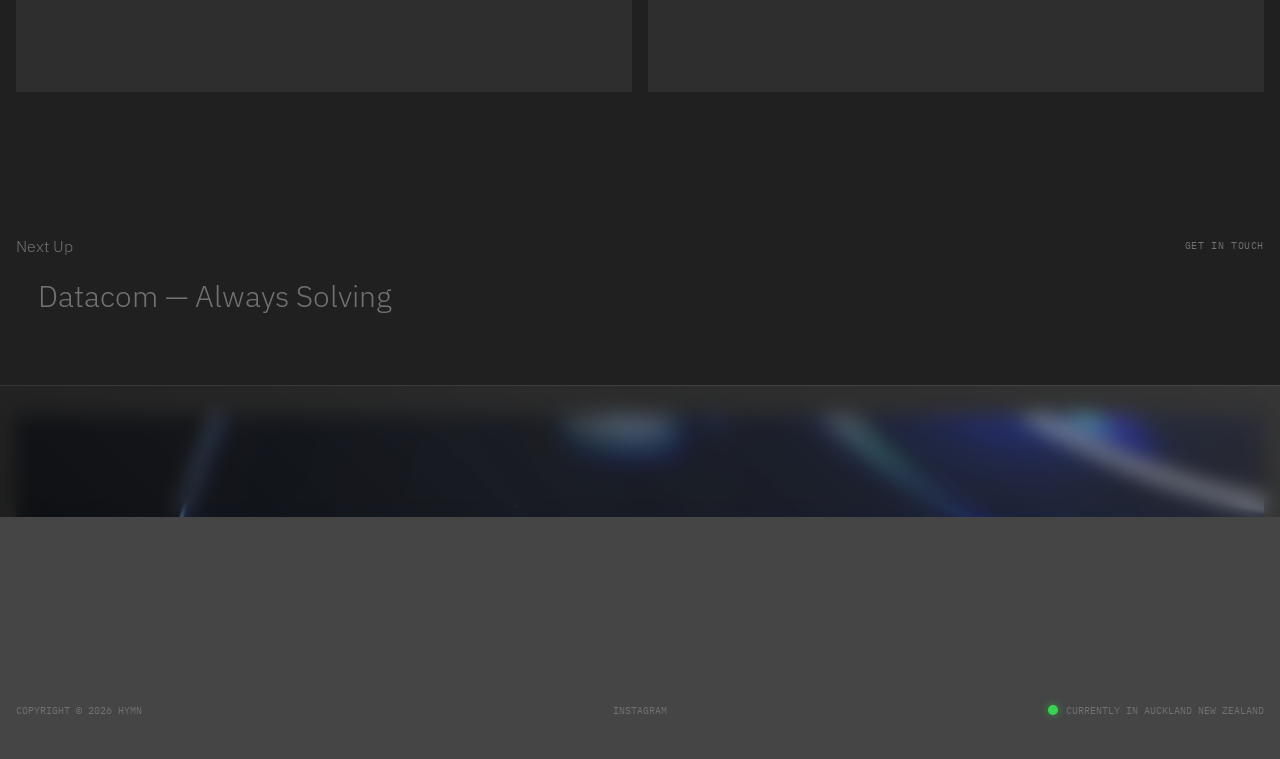
<file: work/olivia-cashmore-website1.0.html>
<!DOCTYPE html>
<html lang="en">
<head>
  <meta charset="UTF-8" />
  <meta name="viewport" content="width=device-width, initial-scale=1.0"/>
  <title>Hymn - Olivia Cashmore Website Experience</title>

  <script>
    const saved = localStorage.getItem('colorMode');
    const hour = new Date().getHours();
    if (saved === 'light' || (!saved && hour >= 6 && hour < 16)) {
      document.documentElement.classList.add('light-mode');
    }
  </script>

  <link href="https://fonts.googleapis.com/css2?family=IBM+Plex+Mono:wght@400;500&family=IBM+Plex+Sans:wght@300;400;500&display=swap" rel="stylesheet">
  <link rel="stylesheet" href="/css/case-study.css">
</head>

<body>

  <!-- ─── HEADER ─────────────────────────────── -->
  <header>

    <!-- Full logo — desktop -->
    <a href="/index.html" class="logo logo-full">
      <svg width="81" height="29" viewBox="0 0 81 29" fill="none" xmlns="http://www.w3.org/2000/svg">
        <g>
          <path d="M34.8125 9.52207C34.2271 8.7255 33.6429 7.92894 33.0576 7.13237C32.9177 6.94176 32.752 6.75703 32.8919 6.497C33.0259 6.24756 33.2598 6.19696 33.5172 6.19931C33.7417 6.20049 33.9662 6.19931 34.1883 6.19931C34.4022 6.42287 34.6021 6.63701 34.8077 6.84645C35.1921 7.23709 35.5071 7.23826 35.8903 6.84881C36.096 6.63937 36.2958 6.42522 36.4944 6.21814H37.3419V9.3997C37.3619 9.40912 37.3819 9.41853 37.4018 9.42794C37.4724 9.31969 37.5405 9.21027 37.6134 9.1032C38.1623 8.29839 38.7735 7.55007 39.581 6.98647C40.8117 6.12636 42.1645 5.88751 43.6056 6.26991C44.9208 6.61937 45.7671 7.51947 46.282 8.75021C46.4054 9.04672 46.4912 9.3597 46.597 9.67503C46.8614 9.30087 47.113 8.91965 47.3904 8.55725C48.1602 7.55124 49.0747 6.70643 50.3089 6.33109C51.8498 5.8628 53.3226 6.03224 54.6014 7.07942C55.3619 7.70185 55.7933 8.55254 55.959 9.51736C56.0389 9.98801 56.0753 10.4704 56.0765 10.9481C56.0871 13.612 56.0812 16.2758 56.0812 18.9397V19.3127C56.5913 20.0022 57.1097 20.7023 57.6269 21.4012C57.7256 21.5353 57.8208 21.6718 57.9242 21.8024C58.0594 21.9718 58.0994 22.1601 58.003 22.3507C57.9078 22.5389 57.728 22.6284 57.5187 22.6296C57.0098 22.6343 56.5008 22.6307 55.9637 22.6307C55.7862 22.4425 55.6028 22.2401 55.4124 22.0448C55.3243 21.9542 55.2291 21.8659 55.1245 21.7977C54.8588 21.6259 54.6155 21.673 54.3334 21.9342C54.0972 22.153 53.8597 22.373 53.5823 22.6307C53.1439 22.6307 52.635 22.6343 52.126 22.6296C51.9074 22.6272 51.724 22.5437 51.6206 22.3377C51.5207 22.1365 51.5877 21.9601 51.7123 21.7918C52.3258 20.967 52.937 20.141 53.5553 19.3056C53.5553 19.1938 53.5553 19.0762 53.5553 18.9597C53.5553 16.6877 53.5635 14.4156 53.5494 12.1436C53.5459 11.5576 53.5118 10.967 53.4225 10.3892C53.359 9.97977 53.2215 9.56914 53.0428 9.1938C52.6314 8.33369 51.8792 7.96777 50.9647 7.87717C49.66 7.74656 48.6151 8.28427 47.7347 9.17968C47.3951 9.52443 47.1306 9.94448 46.845 10.341C46.7815 10.4292 46.7462 10.5575 46.7462 10.6669C46.7415 13.5261 46.7439 16.3864 46.7451 19.2456C46.7451 19.2644 46.7498 19.2844 46.7568 19.3327C47.3116 20.0822 47.8828 20.8529 48.4529 21.6235C48.4999 21.6859 48.5481 21.7483 48.5916 21.813C48.8443 22.2013 48.6527 22.6107 48.1908 22.6272C47.6736 22.646 47.1541 22.6319 46.6804 22.6319C46.4453 22.4083 46.2361 22.2177 46.0363 22.0165C45.6202 21.5977 45.3275 21.5965 44.9138 22.0059C44.7116 22.206 44.4954 22.3907 44.2321 22.6307C43.7901 22.6307 43.2612 22.6484 42.7346 22.626C42.268 22.606 42.087 22.1718 42.3749 21.7789C42.9344 21.0117 43.5033 20.2516 44.0687 19.4892C44.1098 19.4339 44.1498 19.3786 44.2074 19.2974C44.2074 19.2244 44.2074 19.1268 44.2074 19.0303C44.2074 16.6994 44.2133 14.3685 44.2039 12.0377C44.2015 11.3235 44.1768 10.6093 43.9841 9.91153C43.7866 9.19615 43.4551 8.5796 42.7758 8.21956C42.5454 8.09719 42.2915 8.00306 42.0364 7.94894C41.1102 7.75127 40.2322 7.88187 39.4059 8.36899C38.5749 8.85846 37.9425 9.53737 37.4512 10.3563C37.3936 10.4516 37.356 10.574 37.356 10.6846C37.3513 13.5343 37.3537 16.3841 37.3537 19.2338C37.3537 19.2527 37.3584 19.2727 37.3642 19.3244C37.9296 20.0881 38.5114 20.874 39.0932 21.66C39.1344 21.7153 39.1779 21.7683 39.2143 21.8259C39.46 22.2166 39.259 22.6143 38.7923 22.6296C38.2846 22.646 37.7744 22.6331 37.2385 22.6331C37.0469 22.4319 36.8471 22.2177 36.6425 22.0083C36.237 21.5918 35.9291 21.5941 35.5212 22.013C35.3237 22.2166 35.1298 22.4236 34.9312 22.6319C34.4058 22.6319 33.8862 22.646 33.3691 22.6284C32.9024 22.6119 32.7014 22.2048 32.973 21.8259C33.4972 21.0941 34.0367 20.3728 34.5691 19.6468C34.6502 19.5362 34.7302 19.4256 34.8113 19.3139V9.52325L34.8125 9.52207Z" fill="currentColor"/>
          <path d="M4.40442 22.6311C4.19403 22.4111 3.99421 22.1958 3.78852 21.9863C3.40534 21.598 3.09268 21.5992 2.70833 21.9899C2.50263 22.1993 2.30282 22.4134 2.09477 22.6323C1.5917 22.6323 1.09333 22.6299 0.594967 22.6335C0.358713 22.6358 0.174176 22.544 0.056636 22.3405C-0.0667805 22.1275 0.0319527 21.9416 0.15772 21.771C0.679595 21.0615 1.20617 20.3555 1.7304 19.6472C1.8115 19.5378 1.8926 19.426 1.97606 19.3119V3.32053C1.40129 2.54279 0.819467 1.75681 0.237647 0.970833C0.196508 0.915533 0.153018 0.862585 0.117757 0.803754C-0.116147 0.423708 0.0766177 0.0366021 0.523268 0.0083634C0.79596 -0.00810919 1.06983 0.00483356 1.29903 0.00483356C1.54821 0.240156 1.77154 0.44371 1.98781 0.655501C2.36864 1.02849 2.67542 1.03202 3.04567 0.653148C3.25136 0.44371 3.45 0.22839 3.6557 0.0118932H4.50198V9.6413C4.52314 9.65307 4.54429 9.66483 4.56545 9.67778C4.65713 9.57423 4.74881 9.47187 4.83932 9.36833C5.51164 8.59764 6.25332 7.89991 7.10783 7.33867C8.14453 6.65741 9.25763 6.16323 10.5224 6.13499C11.7083 6.10911 12.8226 6.33031 13.7253 7.18453C14.3295 7.75636 14.6539 8.47881 14.8537 9.27184C15.0206 9.9331 15.0429 10.6073 15.0429 11.2827C15.0429 13.8383 15.0429 16.3939 15.0429 18.9495V19.2989C15.6365 20.1014 16.2242 20.8956 16.8119 21.6898C16.8413 21.7287 16.8707 21.7675 16.9012 21.8063C17.0317 21.9746 17.0775 22.1581 16.9753 22.3534C16.8742 22.5452 16.6967 22.6264 16.4898 22.6288C15.9809 22.6346 15.4731 22.6311 15.003 22.6311C14.7585 22.4005 14.5352 22.1981 14.3201 21.9852C13.9298 21.6004 13.623 21.6004 13.241 21.9957C13.0436 22.1993 12.8508 22.4076 12.6428 22.6288C12.1127 22.6288 11.5743 22.6499 11.0395 22.6217C10.5941 22.5993 10.413 22.1769 10.6787 21.8122C11.237 21.045 11.8047 20.2838 12.3748 19.5237C12.4794 19.3837 12.5311 19.2448 12.5311 19.0672C12.5264 16.7469 12.5311 14.4266 12.5252 12.1051C12.5229 11.4109 12.5064 10.7132 12.3231 10.0366C12.1703 9.47422 11.9587 8.93651 11.5085 8.53528C10.8362 7.93639 10.0169 7.81755 9.16947 7.91285C7.75783 8.0717 6.53659 8.70119 5.4423 9.57659C5.10261 9.84838 4.81699 10.1896 4.53254 10.4732V19.3166C5.08498 20.0685 5.65269 20.8403 6.21923 21.6133C6.27095 21.6839 6.32619 21.7545 6.37438 21.8275C6.62945 22.2146 6.43433 22.6111 5.96417 22.6264C5.4564 22.6429 4.94628 22.6299 4.40912 22.6299L4.40442 22.6311Z" fill="currentColor"/>
          <path d="M63.335 22.6318C63.1023 22.4 62.8825 22.1788 62.6603 21.9576C62.2995 21.5987 62.0139 21.6011 61.6566 21.967C61.465 22.1635 61.2746 22.36 61.083 22.5553C61.063 22.5765 61.0371 22.5918 60.9913 22.6259C60.4859 22.6259 59.9569 22.6471 59.4315 22.6189C58.9896 22.5953 58.7921 22.1812 59.0448 21.8152C59.3892 21.3163 59.763 20.8375 60.125 20.3503C60.3178 20.0915 60.5035 19.8267 60.7068 19.5761C60.8585 19.3902 60.9125 19.1926 60.9114 18.9549C60.9055 16.3604 60.9078 13.7648 60.9078 11.1704C60.9078 10.7586 60.8961 10.3479 60.9114 9.93731C60.9219 9.65845 60.8455 9.43019 60.6751 9.20663C60.1403 8.50772 59.6408 7.78058 59.0895 7.09343C58.7263 6.64161 59.0307 6.23215 59.4503 6.2098C59.6748 6.19803 59.9017 6.17803 60.1238 6.20156C60.2355 6.21333 60.3577 6.29569 60.44 6.38041C60.6845 6.6322 60.9125 6.90047 61.0524 7.05696C61.5261 7.18168 61.7741 7.07461 61.9892 6.83222C62.1831 6.61337 62.3982 6.41335 62.5934 6.21686H63.4196V9.58197L63.4761 9.61139C63.5407 9.54785 63.6065 9.48667 63.6677 9.42077C64.4951 8.5289 65.3649 7.68409 66.4251 7.06637C67.6393 6.35923 68.9346 5.98389 70.3545 6.16391C71.2196 6.27333 72.0106 6.55925 72.6477 7.1758C73.2577 7.76646 73.6256 8.50772 73.762 9.33135C73.8877 10.0903 73.9641 10.8657 73.9723 11.6352C73.9982 14.0931 73.9841 16.5511 73.9782 19.009C73.9782 19.2373 74.0405 19.4173 74.1792 19.5985C74.714 20.2986 75.2335 21.0092 75.759 21.7164C75.8918 21.8941 76.0128 22.0788 75.8929 22.307C75.7731 22.5377 75.5685 22.633 75.3111 22.6318C74.8316 22.6294 74.3532 22.6318 73.876 22.6318C73.6456 22.4012 73.4258 22.18 73.2048 21.9599C72.8393 21.5975 72.5666 21.5987 72.2022 21.9635C72.0012 22.1647 71.8037 22.3671 71.6039 22.5694C71.5898 22.5836 71.5722 22.593 71.524 22.6283C71.0303 22.6283 70.5014 22.6494 69.976 22.6212C69.5082 22.5965 69.3284 22.1553 69.6128 21.767C70.1676 21.0092 70.7365 20.2609 71.2877 19.5008C71.3665 19.3914 71.4217 19.2361 71.4217 19.1008C71.4253 16.5746 71.4264 14.0484 71.4112 11.5222C71.4065 10.7962 71.3066 10.0773 71.0104 9.40195C70.6413 8.56302 69.9972 8.09002 69.0921 7.95001C67.9896 7.7794 66.9776 8.0712 66.0032 8.53949C65.1346 8.95719 64.3353 9.47843 63.6794 10.1985C63.4984 10.3962 63.4197 10.6115 63.4208 10.8868C63.4291 13.5801 63.4279 16.2722 63.422 18.9655C63.422 19.1926 63.4749 19.3773 63.6136 19.5597C64.1519 20.2692 64.6785 20.9881 65.2086 21.7023C65.3461 21.887 65.4801 22.0741 65.3497 22.3176C65.218 22.5624 64.9959 22.6341 64.7326 22.6318C64.2636 22.6283 63.7934 22.6318 63.3327 22.6318H63.335Z" fill="currentColor"/>
          <path d="M29.3541 8.94053C28.9063 8.43341 28.4714 7.94277 28.0377 7.45094C27.9084 7.30387 27.7732 7.16149 27.6545 7.00618C27.4265 6.70967 27.5405 6.34963 27.8966 6.2355C27.9883 6.20608 28.0894 6.19785 28.1858 6.19667C29.2824 6.19432 30.3779 6.19549 31.4745 6.19667C31.5521 6.19667 31.6332 6.20138 31.7073 6.22138C32.0305 6.30492 32.1645 6.67438 31.9682 6.945C31.9224 7.00736 31.8636 7.06148 31.8083 7.11561C31.2383 7.66744 30.6635 8.21339 30.1017 8.77228C29.9736 8.89935 29.8584 9.05702 29.789 9.22175C27.8097 13.9411 25.8362 18.6629 23.8639 23.3846C23.3408 24.6366 22.7272 25.832 21.8222 26.8615C20.9148 27.8923 19.824 28.6112 18.4653 28.8771C18.0833 28.9512 17.6895 28.9759 17.3004 28.9971C16.9854 29.0147 16.8127 28.8383 16.7892 28.5182C16.7809 28.4017 16.788 28.2841 16.788 28.1723C16.9255 28.0429 17.0618 27.9299 17.1806 27.8017C17.418 27.544 17.4062 27.2957 17.15 27.0592C17.043 26.9592 16.9243 26.871 16.7903 26.7604C16.8091 26.4968 16.7127 26.212 16.909 25.9144C17.063 25.9038 17.2346 25.8826 17.4062 25.8802C18.5805 25.8697 19.7288 25.6943 20.8231 25.2613C21.6788 24.9237 22.471 24.4707 22.9988 23.6823C23.1915 23.3941 23.3326 23.0646 23.4595 22.7387C23.5007 22.634 23.4407 22.4728 23.3902 22.3528C22.5791 20.4125 21.7634 18.4758 20.9489 16.5379C19.9862 14.2471 19.0248 11.955 18.0574 9.66651C17.9822 9.48884 17.8823 9.31705 17.7683 9.16056C17.2593 8.46636 16.7445 7.77569 16.2238 7.08972C16.0827 6.90382 16.0005 6.71438 16.1074 6.49435C16.212 6.27903 16.4071 6.19667 16.6399 6.19667C17.1382 6.19667 17.6366 6.19667 18.1538 6.19667C18.3336 6.41317 18.5158 6.62967 18.6945 6.84852C19.0518 7.28622 19.4937 7.2921 19.8499 6.86146C20.0309 6.64261 20.2119 6.42611 20.4023 6.19785C20.9101 6.19785 21.4179 6.19785 21.9256 6.19785C22.1595 6.19785 22.3511 6.28845 22.4534 6.50377C22.5521 6.71085 22.4863 6.90146 22.3558 7.07913C21.8622 7.74862 21.3697 8.4193 20.8783 9.08996C20.8208 9.1688 20.7643 9.24763 20.6891 9.35235C22.0949 12.6975 23.503 16.0461 24.9252 19.4289C26.4074 15.9179 27.8755 12.441 29.3541 8.94053Z" fill="currentColor"/>
          <path d="M78.9702 22.8094C78.8056 22.7165 78.614 22.653 78.4824 22.5259C78.0686 22.1247 77.6714 21.7058 77.2776 21.2846C77.0026 20.9904 77.0073 20.5739 77.287 20.2774C77.6831 19.8573 78.0851 19.4443 78.493 19.0372C78.8009 18.7289 79.257 18.7266 79.5708 19.0337C79.9693 19.4232 80.3618 19.8197 80.7427 20.2268C81.1023 20.6115 81.0812 21.008 80.7109 21.3881C80.356 21.7517 80.008 22.1223 79.6507 22.4835C79.4732 22.6624 79.2605 22.7765 78.969 22.8106L78.9702 22.8094Z" fill="currentColor"/>
        </g>
      </svg>
    </a>

    <!-- Monogram — tablet/mobile -->
    <a href="/index.html" class="logo logo-mark">
      <svg class="mark-light-default" width="29" height="29" viewBox="0 0 42 42" fill="none" xmlns="http://www.w3.org/2000/svg">
        <circle cx="21" cy="21" r="21" fill="#C1C1C1"/>
        <path d="M23.1004 28.8694C21.7055 30.0985 19.5795 30.1659 18.089 29.0546C17.9878 28.9761 17.8865 28.8919 17.7909 28.8021C15.8111 26.8883 13.9101 24.8904 12.0259 22.8812C10.7098 21.4782 10.7323 19.4914 12.0709 18.0772C13.9663 16.0736 15.8899 14.1037 17.8416 12.1619C19.3151 10.6915 21.4974 10.6802 22.9991 12.145C24.9058 14.0027 26.7843 15.894 28.6066 17.8358C30.3277 19.671 30.2265 21.5623 28.4548 23.3751C26.7562 25.1093 25.0914 26.8771 23.3816 28.6001C23.286 28.6955 23.1903 28.7853 23.0947 28.8751L23.1004 28.8694Z" fill="#999999"/>
      </svg>
      <svg class="mark-light-hover" width="29" height="29" viewBox="0 0 42 42" fill="none" xmlns="http://www.w3.org/2000/svg">
        <circle cx="21" cy="21" r="21" fill="#717171"/>
        <path d="M23.1004 28.8694C21.7055 30.0985 19.5795 30.1659 18.089 29.0546C17.9878 28.9761 17.8865 28.8919 17.7909 28.8021C15.8111 26.8883 13.9101 24.8904 12.0259 22.8812C10.7098 21.4782 10.7323 19.4914 12.0709 18.0772C13.9663 16.0736 15.8899 14.1037 17.8416 12.1619C19.3151 10.6915 21.4974 10.6802 22.9991 12.145C24.9058 14.0027 26.7843 15.894 28.6066 17.8358C30.3277 19.671 30.2265 21.5623 28.4548 23.3751C26.7562 25.1093 25.0914 26.8771 23.3816 28.6001C23.286 28.6955 23.1903 28.7853 23.0947 28.8751L23.1004 28.8694Z" fill="#313131"/>
      </svg>
      <svg class="mark-dark-default" width="29" height="29" viewBox="0 0 42 42" fill="none" xmlns="http://www.w3.org/2000/svg">
        <circle cx="21" cy="21" r="21" fill="#484848"/>
        <path d="M23.1004 28.8694C21.7055 30.0985 19.5795 30.1659 18.089 29.0546C17.9878 28.9761 17.8865 28.8919 17.7909 28.8021C15.8111 26.8883 13.9101 24.8904 12.0259 22.8812C10.7098 21.4782 10.7323 19.4914 12.0709 18.0772C13.9663 16.0736 15.8899 14.1037 17.8416 12.1619C19.3151 10.6915 21.4974 10.6802 22.9991 12.145C24.9058 14.0027 26.7843 15.894 28.6066 17.8358C30.3277 19.671 30.2265 21.5623 28.4548 23.3751C26.7562 25.1093 25.0914 26.8771 23.3816 28.6001C23.286 28.6955 23.1903 28.7853 23.0947 28.8751L23.1004 28.8694Z" fill="#313131"/>
      </svg>
      <svg class="mark-dark-hover" width="29" height="29" viewBox="0 0 42 42" fill="none" xmlns="http://www.w3.org/2000/svg">
        <circle cx="21" cy="21" r="21" fill="#717171"/>
        <path d="M23.1004 28.8694C21.7055 30.0985 19.5795 30.1659 18.089 29.0546C17.9878 28.9761 17.8865 28.8919 17.7909 28.8021C15.8111 26.8883 13.9101 24.8904 12.0259 22.8812C10.7098 21.4782 10.7323 19.4914 12.0709 18.0772C13.9663 16.0736 15.8899 14.1037 17.8416 12.1619C19.3151 10.6915 21.4974 10.6802 22.9991 12.145C24.9058 14.0027 26.7843 15.894 28.6066 17.8358C30.3277 19.671 30.2265 21.5623 28.4548 23.3751C26.7562 25.1093 25.0914 26.8771 23.3816 28.6001C23.286 28.6955 23.1903 28.7853 23.0947 28.8751L23.1004 28.8694Z" fill="#313131"/>
      </svg>
    </a>

    <nav>
      <a href="/index.html">Work</a>
      <a href="/about.html">About</a>
      <a href="/jobs.html">Jobs</a>
      <a href="/contact.html">Contact</a>
    </nav>
  </header>

  <!-- ─── MODE TOGGLE ───────────────────────── -->
  <div class="mode-toggle" id="modeToggle">
    <div class="toggle-outline"></div>
    <div class="toggle-solid"></div>
  </div>

  <!-- ─── MAIN ───────────────────────────────── -->
  <main>

    <!-- Hero Video -->
<div class="hero">
  <div class="hero-inner hero-video">
    <iframe 
      src="https://player.vimeo.com/video/1219068956?background=1&autoplay=1&loop=1&byline=0&title=0&muted=1"
      frameborder="0" 
      allow="autoplay; fullscreen" 
      allowfullscreen>
    </iframe>
  </div>
</div>

    <!-- Project Info -->
    <div class="project-info">
      <h1 class="project-title">Olivia Cashmore<br>Website Experience</h1>
      <div class="project-tags">
        <span class="tag">UX Design</span>
        <span class="tag">E Commerce</span>
        <span class="tag">Brand Identity</span>
        <span class="tag">Fashion</span>
      </div>
      <p class="project-subtitle">
        E-commerce website design for Olivia Cashmore's fashion label, spanning brand implementation through to the end-to-end shopping experience.
      </p>
    </div>

    <!-- Half Images -->
    <div class="half-image">
      <div class="placeholder video-placeholder" style="background: #000;">
  <iframe
    src="https://player.vimeo.com/video/1227599662?background=1&autoplay=1&loop=1&byline=0&title=0&muted=1"
    allow="autoplay; fullscreen"
    allowfullscreen>
  </iframe>
</div>

      <div class="placeholder video-placeholder">
        <iframe
          src="https://player.vimeo.com/video/1219381979?background=1&autoplay=1&loop=1&byline=0&title=0&muted=1"
          allow="autoplay; fullscreen"
          allowfullscreen>
        </iframe>
      </div>
    </div>

    <!-- Body Copy Right -->
    <div class="text-full align-right">
      <div class="text-block">
        <p>Lorem ipsum dolor sit amet, consectetur adipiscing elit. Sed do eiusmod tempor incididunt ut labore et dolore magna aliqua. Ut enim ad minim veniam, quis nostrud exercitation ullamco laboris nisi ut aliquip ex ea commodo consequat. Duis aute irure dolor in reprehenderit in voluptate velit esse cillum dolore eu fugiat nulla pariatur. Excepteur sint occaecat cupidatat non proident, sunt in culpa qui officia deserunt mollit anim id est laborum.</p>
      </div>
    </div>

   <!-- Full Image / Video -->
<div class="full-image">
  <div class="placeholder video-placeholder">
    <iframe
      src="https://player.vimeo.com/video/1226808264?background=1&autoplay=1&loop=1&byline=0&title=0&muted=1"
      allow="autoplay; fullscreen"
      allowfullscreen>
    </iframe>
  </div>
</div>

    <!-- Text + Image Right -->
    <div class="text-image-row">
      <div class="text-block">
        <p>Lorem ipsum dolor sit amet, consectetur adipiscing elit. Sed do eiusmod tempor incididunt ut labore et dolore magna aliqua. Ut enim ad minim veniam, quis nostrud exercitation ullamco laboris nisi ut aliquip ex ea commodo consequat. Duis aute irure dolor in reprehenderit in voluptate velit esse cillum dolore eu fugiat nulla pariatur.</p>
      </div>
    <div class="placeholder" style="display: flex; align-items: center; justify-content: center; overflow: hidden; background: #000;">
  <video
    autoplay
    muted
    loop
    playsinline
    style="width: 70%; height: 70%; object-fit: contain; display: block;">
    <source src="/images/olivia-cashmore/olivia-cashmore-side-01.mp4" type="video/mp4">
  </video>
</div>
      </div>
    </div>

    <!-- Half Images -->
    <div class="half-image">
      <div class="placeholder"></div>
      <div class="placeholder"></div>
    </div>

  <!-- Two Column Text -->
    <div class="two-col-text">
      <div class="text-block">
        <p>Lorem ipsum dolor sit amet, consectetur adipiscing elit. Sed do eiusmod tempor incididunt ut labore et dolore magna aliqua. Ut enim ad minim veniam, quis nostrud exercitation ullamco laboris nisi ut aliquip ex ea commodo consequat. Duis aute irure dolor in reprehenderit in voluptate velit esse cillum dolore eu fugiat nulla pariatur. Excepteur sint occaecat cupidatat non proident, sunt in culpa qui officia deserunt mollit anim id est laborum. Sed ut perspiciatis unde omnis iste natus error sit voluptatem accusantium doloremque laudantium.</p>
      </div>
      <div class="text-block">
        <p>Lorem ipsum dolor sit amet, consectetur adipiscing elit. Sed do eiusmod tempor incididunt ut labore et dolore magna aliqua. Ut enim ad minim veniam, quis nostrud exercitation ullamco laboris nisi ut aliquip ex ea commodo consequat. Duis aute irure dolor in reprehenderit in voluptate velit esse cillum dolore eu fugiat nulla pariatur. Excepteur sint occaecat cupidatat non proident, sunt in culpa qui officia deserunt mollit anim id est laborum. Sed ut perspiciatis unde omnis iste natus error sit voluptatem accusantium doloremque laudantium.</p>
      </div>
    </div>

    <!-- Image Left + Text Bottom Right -->
    <div class="image-text-row image-left text-bottom">
      <div class="placeholder"></div>
      <div class="text-block">
        <p>Lorem ipsum dolor sit amet, consectetur adipiscing elit. Sed do eiusmod tempor incididunt ut labore et dolore magna aliqua. Ut enim ad minim veniam, quis nostrud exercitation ullamco laboris nisi ut aliquip ex ea commodo consequat. Duis aute irure dolor in reprehenderit in voluptate velit esse cillum dolore eu fugiat nulla pariatur. Excepteur sint occaecat cupidatat non proident, sunt in culpa qui officia deserunt mollit anim id est laborum. Sed ut perspiciatis unde omnis iste natus error sit voluptatem accusantium doloremque laudantium.</p>
      </div>
    </div>

        <!-- Half Images -->
    <div class="half-image">
      <div class="placeholder"></div>
      <div class="placeholder"></div>
    </div>

  </main>

  <!-- ─── NEXT UP WRAPPER ──────────────────── -->
  <div class="next-up-wrapper">
    <div class="next-up-label">
      <span>Next Up</span>
      <a href="/contact.html">Get In Touch</a>
    </div>
    <a href="/work/datacom-always-solving.html" class="next-up-title">
      Datacom — Always Solving
    </a>
    <div class="next-up-image-wrapper">
      <a href="/work/datacom-always-solving.html" class="next-up-image">
        <img src="/images/index/datacom-always-solving.jpg" alt="Datacom Always Solving" />
      </a>
      <div class="glass-overlay"></div>
    </div>
  </div>

  <!-- ─── FOOTER ────────────────────────────── -->
  <footer>
    <span class="footer-copyright">Copyright © 2026 HYMN</span>
    <a href="https://www.instagram.com/hymncreative/" target="_blank" class="footer-instagram">Instagram</a>
    <div class="footer-location">
      <span class="status-dot"></span>
      <span>Currently in Auckland New Zealand</span>
    </div>
  </footer>

  <!-- ─── BOTTOM NAV — MOBILE ONLY ────────── -->
  <nav class="bottom-nav">
    <a href="/index.html">Work</a>
    <a href="/about.html">About</a>
    <a href="/jobs.html">Jobs</a>
    <a href="/contact.html">Contact</a>
  </nav>

  <script src="/js/main.js"></script>

</body>
</html>
</file>
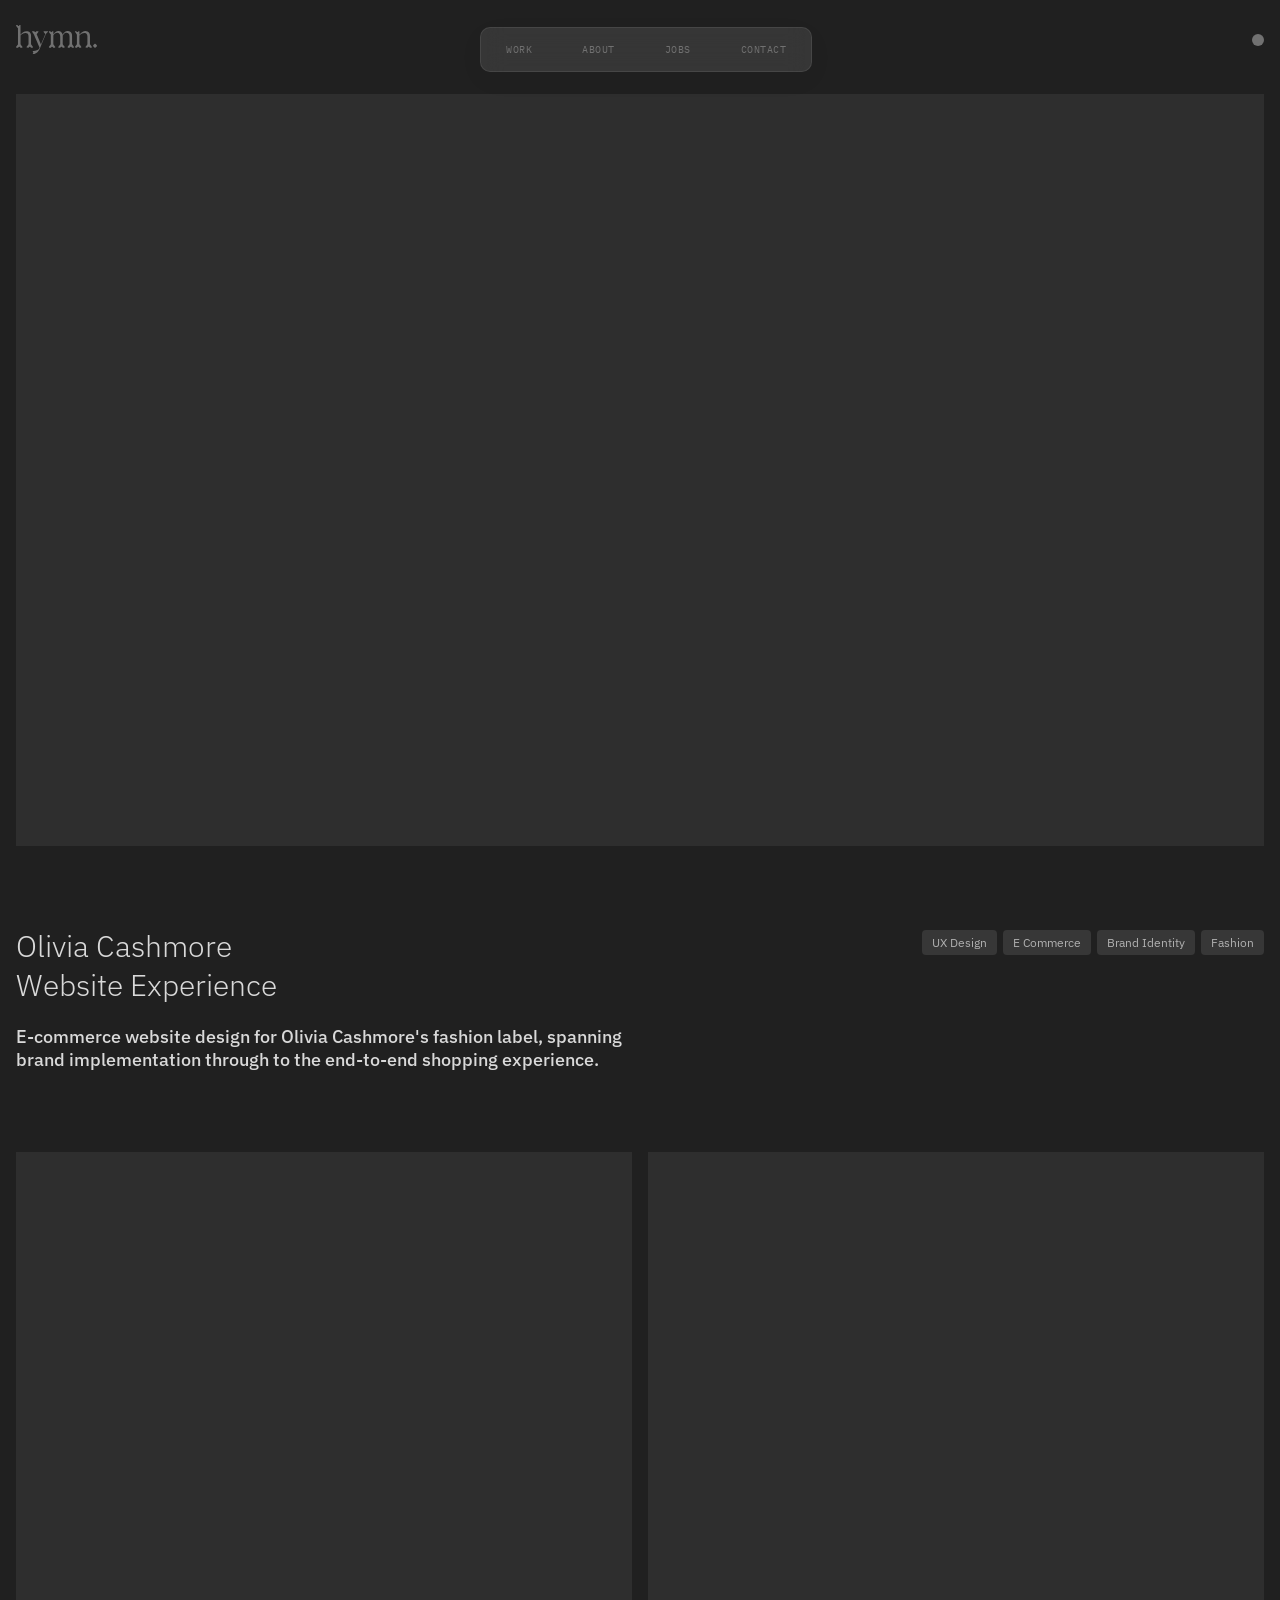
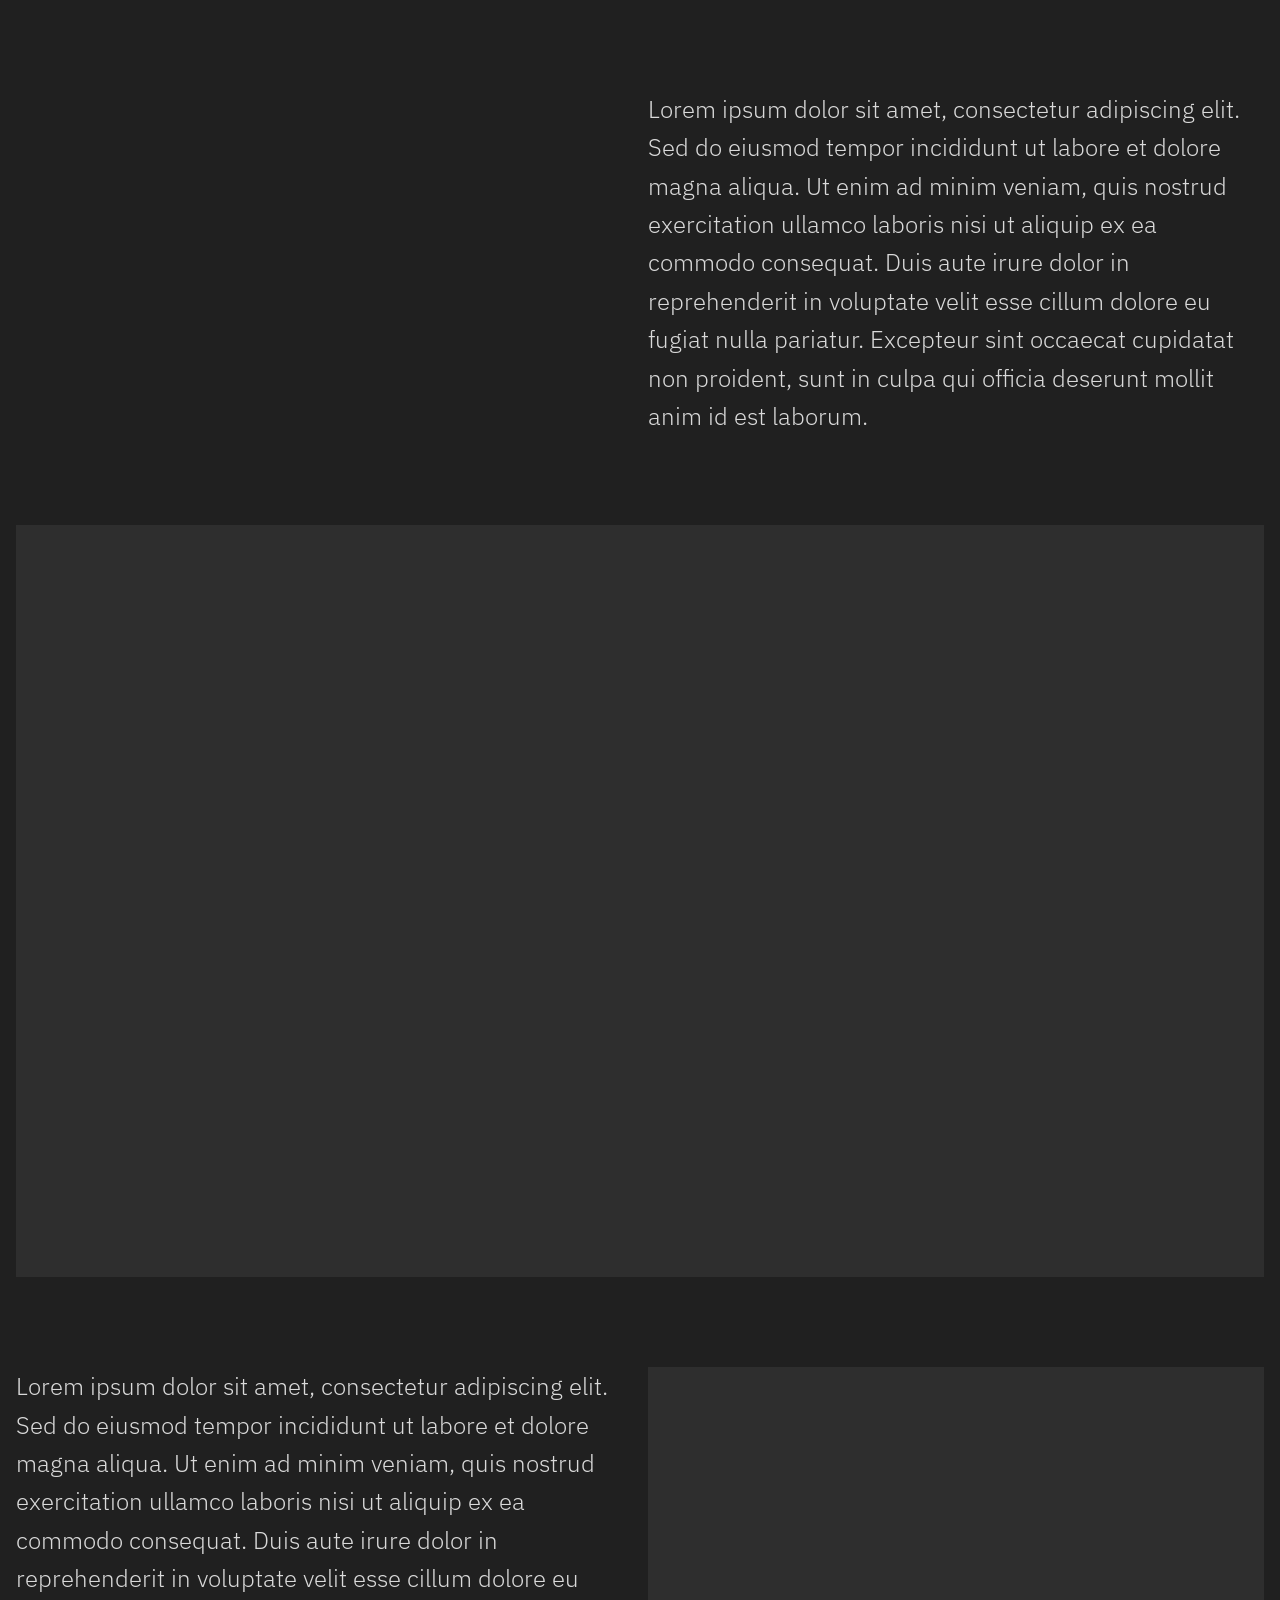
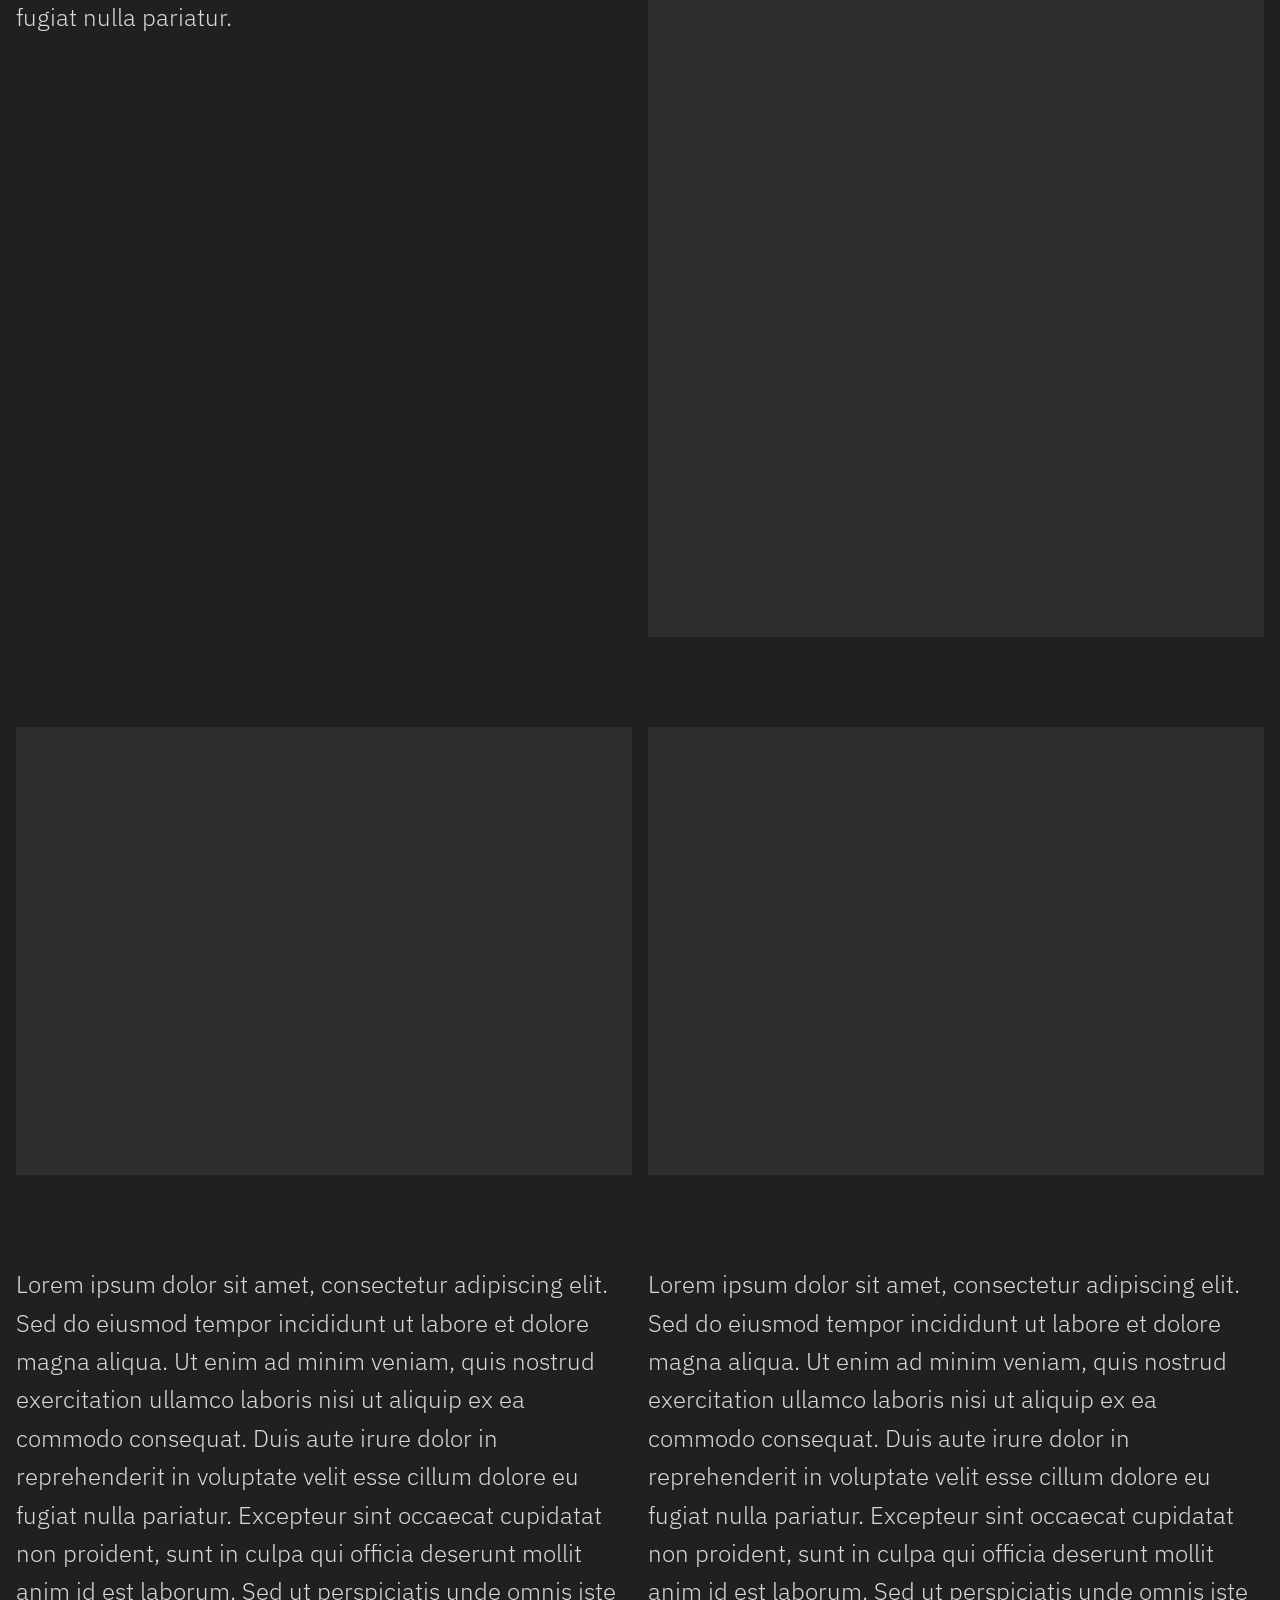
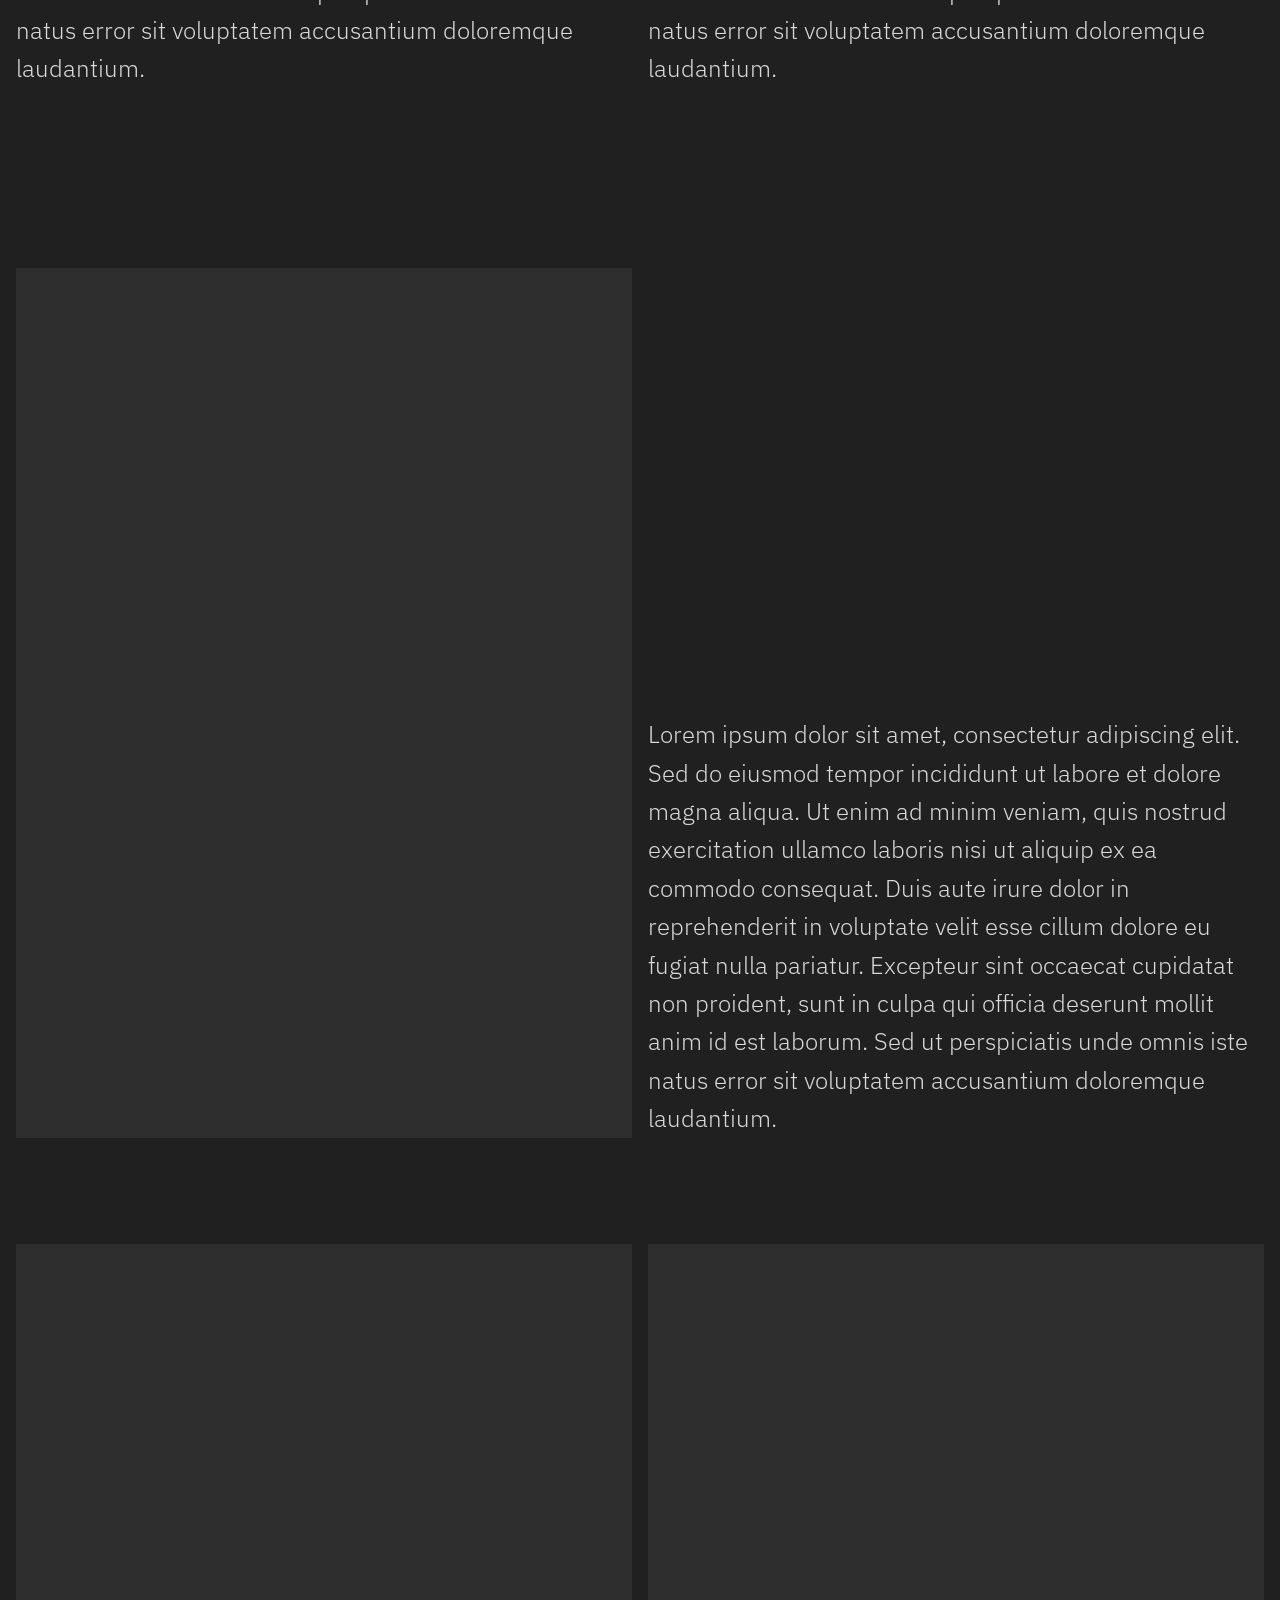
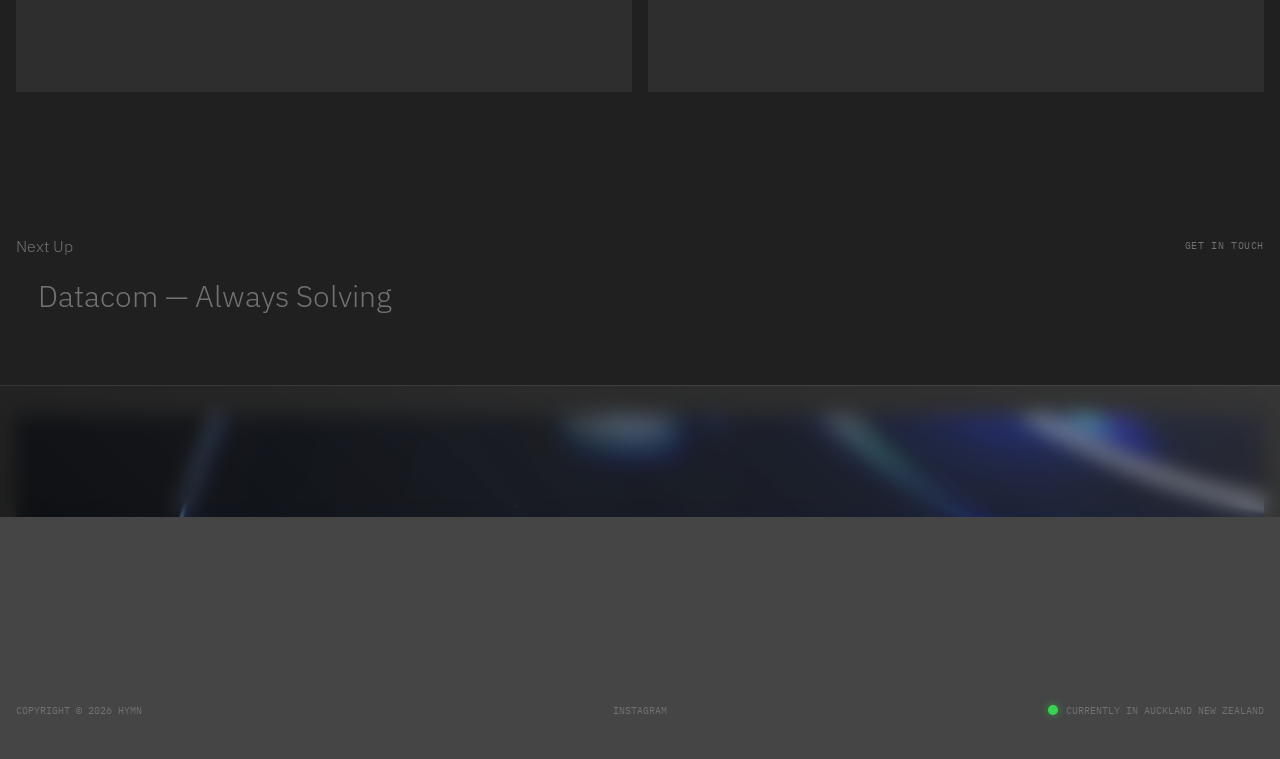
<file: work/work/templates/_template-02.html>
<!DOCTYPE html>
<html lang="en">
<head>
  <meta charset="UTF-8" />
  <meta name="viewport" content="width=device-width, initial-scale=1.0"/>
  <title>Hymn - Olivia Cashmore Website Experience</title>

  <script>
    const saved = localStorage.getItem('colorMode');
    const hour = new Date().getHours();
    if (saved === 'light' || (!saved && hour >= 6 && hour < 16)) {
      document.documentElement.classList.add('light-mode');
    }
  </script>

  <link href="https://fonts.googleapis.com/css2?family=IBM+Plex+Mono:wght@400;500&family=IBM+Plex+Sans:wght@300;400;500&display=swap" rel="stylesheet">
  <link rel="stylesheet" href="/css/case-study.css">
</head>

<body>

  <!-- ─── HEADER ─────────────────────────────── -->
  <header>

    <!-- Full logo — desktop -->
    <a href="/index.html" class="logo logo-full">
      <svg width="81" height="29" viewBox="0 0 81 29" fill="none" xmlns="http://www.w3.org/2000/svg">
        <g>
          <path d="M34.8125 9.52207C34.2271 8.7255 33.6429 7.92894 33.0576 7.13237C32.9177 6.94176 32.752 6.75703 32.8919 6.497C33.0259 6.24756 33.2598 6.19696 33.5172 6.19931C33.7417 6.20049 33.9662 6.19931 34.1883 6.19931C34.4022 6.42287 34.6021 6.63701 34.8077 6.84645C35.1921 7.23709 35.5071 7.23826 35.8903 6.84881C36.096 6.63937 36.2958 6.42522 36.4944 6.21814H37.3419V9.3997C37.3619 9.40912 37.3819 9.41853 37.4018 9.42794C37.4724 9.31969 37.5405 9.21027 37.6134 9.1032C38.1623 8.29839 38.7735 7.55007 39.581 6.98647C40.8117 6.12636 42.1645 5.88751 43.6056 6.26991C44.9208 6.61937 45.7671 7.51947 46.282 8.75021C46.4054 9.04672 46.4912 9.3597 46.597 9.67503C46.8614 9.30087 47.113 8.91965 47.3904 8.55725C48.1602 7.55124 49.0747 6.70643 50.3089 6.33109C51.8498 5.8628 53.3226 6.03224 54.6014 7.07942C55.3619 7.70185 55.7933 8.55254 55.959 9.51736C56.0389 9.98801 56.0753 10.4704 56.0765 10.9481C56.0871 13.612 56.0812 16.2758 56.0812 18.9397V19.3127C56.5913 20.0022 57.1097 20.7023 57.6269 21.4012C57.7256 21.5353 57.8208 21.6718 57.9242 21.8024C58.0594 21.9718 58.0994 22.1601 58.003 22.3507C57.9078 22.5389 57.728 22.6284 57.5187 22.6296C57.0098 22.6343 56.5008 22.6307 55.9637 22.6307C55.7862 22.4425 55.6028 22.2401 55.4124 22.0448C55.3243 21.9542 55.2291 21.8659 55.1245 21.7977C54.8588 21.6259 54.6155 21.673 54.3334 21.9342C54.0972 22.153 53.8597 22.373 53.5823 22.6307C53.1439 22.6307 52.635 22.6343 52.126 22.6296C51.9074 22.6272 51.724 22.5437 51.6206 22.3377C51.5207 22.1365 51.5877 21.9601 51.7123 21.7918C52.3258 20.967 52.937 20.141 53.5553 19.3056C53.5553 19.1938 53.5553 19.0762 53.5553 18.9597C53.5553 16.6877 53.5635 14.4156 53.5494 12.1436C53.5459 11.5576 53.5118 10.967 53.4225 10.3892C53.359 9.97977 53.2215 9.56914 53.0428 9.1938C52.6314 8.33369 51.8792 7.96777 50.9647 7.87717C49.66 7.74656 48.6151 8.28427 47.7347 9.17968C47.3951 9.52443 47.1306 9.94448 46.845 10.341C46.7815 10.4292 46.7462 10.5575 46.7462 10.6669C46.7415 13.5261 46.7439 16.3864 46.7451 19.2456C46.7451 19.2644 46.7498 19.2844 46.7568 19.3327C47.3116 20.0822 47.8828 20.8529 48.4529 21.6235C48.4999 21.6859 48.5481 21.7483 48.5916 21.813C48.8443 22.2013 48.6527 22.6107 48.1908 22.6272C47.6736 22.646 47.1541 22.6319 46.6804 22.6319C46.4453 22.4083 46.2361 22.2177 46.0363 22.0165C45.6202 21.5977 45.3275 21.5965 44.9138 22.0059C44.7116 22.206 44.4954 22.3907 44.2321 22.6307C43.7901 22.6307 43.2612 22.6484 42.7346 22.626C42.268 22.606 42.087 22.1718 42.3749 21.7789C42.9344 21.0117 43.5033 20.2516 44.0687 19.4892C44.1098 19.4339 44.1498 19.3786 44.2074 19.2974C44.2074 19.2244 44.2074 19.1268 44.2074 19.0303C44.2074 16.6994 44.2133 14.3685 44.2039 12.0377C44.2015 11.3235 44.1768 10.6093 43.9841 9.91153C43.7866 9.19615 43.4551 8.5796 42.7758 8.21956C42.5454 8.09719 42.2915 8.00306 42.0364 7.94894C41.1102 7.75127 40.2322 7.88187 39.4059 8.36899C38.5749 8.85846 37.9425 9.53737 37.4512 10.3563C37.3936 10.4516 37.356 10.574 37.356 10.6846C37.3513 13.5343 37.3537 16.3841 37.3537 19.2338C37.3537 19.2527 37.3584 19.2727 37.3642 19.3244C37.9296 20.0881 38.5114 20.874 39.0932 21.66C39.1344 21.7153 39.1779 21.7683 39.2143 21.8259C39.46 22.2166 39.259 22.6143 38.7923 22.6296C38.2846 22.646 37.7744 22.6331 37.2385 22.6331C37.0469 22.4319 36.8471 22.2177 36.6425 22.0083C36.237 21.5918 35.9291 21.5941 35.5212 22.013C35.3237 22.2166 35.1298 22.4236 34.9312 22.6319C34.4058 22.6319 33.8862 22.646 33.3691 22.6284C32.9024 22.6119 32.7014 22.2048 32.973 21.8259C33.4972 21.0941 34.0367 20.3728 34.5691 19.6468C34.6502 19.5362 34.7302 19.4256 34.8113 19.3139V9.52325L34.8125 9.52207Z" fill="currentColor"/>
          <path d="M4.40442 22.6311C4.19403 22.4111 3.99421 22.1958 3.78852 21.9863C3.40534 21.598 3.09268 21.5992 2.70833 21.9899C2.50263 22.1993 2.30282 22.4134 2.09477 22.6323C1.5917 22.6323 1.09333 22.6299 0.594967 22.6335C0.358713 22.6358 0.174176 22.544 0.056636 22.3405C-0.0667805 22.1275 0.0319527 21.9416 0.15772 21.771C0.679595 21.0615 1.20617 20.3555 1.7304 19.6472C1.8115 19.5378 1.8926 19.426 1.97606 19.3119V3.32053C1.40129 2.54279 0.819467 1.75681 0.237647 0.970833C0.196508 0.915533 0.153018 0.862585 0.117757 0.803754C-0.116147 0.423708 0.0766177 0.0366021 0.523268 0.0083634C0.79596 -0.00810919 1.06983 0.00483356 1.29903 0.00483356C1.54821 0.240156 1.77154 0.44371 1.98781 0.655501C2.36864 1.02849 2.67542 1.03202 3.04567 0.653148C3.25136 0.44371 3.45 0.22839 3.6557 0.0118932H4.50198V9.6413C4.52314 9.65307 4.54429 9.66483 4.56545 9.67778C4.65713 9.57423 4.74881 9.47187 4.83932 9.36833C5.51164 8.59764 6.25332 7.89991 7.10783 7.33867C8.14453 6.65741 9.25763 6.16323 10.5224 6.13499C11.7083 6.10911 12.8226 6.33031 13.7253 7.18453C14.3295 7.75636 14.6539 8.47881 14.8537 9.27184C15.0206 9.9331 15.0429 10.6073 15.0429 11.2827C15.0429 13.8383 15.0429 16.3939 15.0429 18.9495V19.2989C15.6365 20.1014 16.2242 20.8956 16.8119 21.6898C16.8413 21.7287 16.8707 21.7675 16.9012 21.8063C17.0317 21.9746 17.0775 22.1581 16.9753 22.3534C16.8742 22.5452 16.6967 22.6264 16.4898 22.6288C15.9809 22.6346 15.4731 22.6311 15.003 22.6311C14.7585 22.4005 14.5352 22.1981 14.3201 21.9852C13.9298 21.6004 13.623 21.6004 13.241 21.9957C13.0436 22.1993 12.8508 22.4076 12.6428 22.6288C12.1127 22.6288 11.5743 22.6499 11.0395 22.6217C10.5941 22.5993 10.413 22.1769 10.6787 21.8122C11.237 21.045 11.8047 20.2838 12.3748 19.5237C12.4794 19.3837 12.5311 19.2448 12.5311 19.0672C12.5264 16.7469 12.5311 14.4266 12.5252 12.1051C12.5229 11.4109 12.5064 10.7132 12.3231 10.0366C12.1703 9.47422 11.9587 8.93651 11.5085 8.53528C10.8362 7.93639 10.0169 7.81755 9.16947 7.91285C7.75783 8.0717 6.53659 8.70119 5.4423 9.57659C5.10261 9.84838 4.81699 10.1896 4.53254 10.4732V19.3166C5.08498 20.0685 5.65269 20.8403 6.21923 21.6133C6.27095 21.6839 6.32619 21.7545 6.37438 21.8275C6.62945 22.2146 6.43433 22.6111 5.96417 22.6264C5.4564 22.6429 4.94628 22.6299 4.40912 22.6299L4.40442 22.6311Z" fill="currentColor"/>
          <path d="M63.335 22.6318C63.1023 22.4 62.8825 22.1788 62.6603 21.9576C62.2995 21.5987 62.0139 21.6011 61.6566 21.967C61.465 22.1635 61.2746 22.36 61.083 22.5553C61.063 22.5765 61.0371 22.5918 60.9913 22.6259C60.4859 22.6259 59.9569 22.6471 59.4315 22.6189C58.9896 22.5953 58.7921 22.1812 59.0448 21.8152C59.3892 21.3163 59.763 20.8375 60.125 20.3503C60.3178 20.0915 60.5035 19.8267 60.7068 19.5761C60.8585 19.3902 60.9125 19.1926 60.9114 18.9549C60.9055 16.3604 60.9078 13.7648 60.9078 11.1704C60.9078 10.7586 60.8961 10.3479 60.9114 9.93731C60.9219 9.65845 60.8455 9.43019 60.6751 9.20663C60.1403 8.50772 59.6408 7.78058 59.0895 7.09343C58.7263 6.64161 59.0307 6.23215 59.4503 6.2098C59.6748 6.19803 59.9017 6.17803 60.1238 6.20156C60.2355 6.21333 60.3577 6.29569 60.44 6.38041C60.6845 6.6322 60.9125 6.90047 61.0524 7.05696C61.5261 7.18168 61.7741 7.07461 61.9892 6.83222C62.1831 6.61337 62.3982 6.41335 62.5934 6.21686H63.4196V9.58197L63.4761 9.61139C63.5407 9.54785 63.6065 9.48667 63.6677 9.42077C64.4951 8.5289 65.3649 7.68409 66.4251 7.06637C67.6393 6.35923 68.9346 5.98389 70.3545 6.16391C71.2196 6.27333 72.0106 6.55925 72.6477 7.1758C73.2577 7.76646 73.6256 8.50772 73.762 9.33135C73.8877 10.0903 73.9641 10.8657 73.9723 11.6352C73.9982 14.0931 73.9841 16.5511 73.9782 19.009C73.9782 19.2373 74.0405 19.4173 74.1792 19.5985C74.714 20.2986 75.2335 21.0092 75.759 21.7164C75.8918 21.8941 76.0128 22.0788 75.8929 22.307C75.7731 22.5377 75.5685 22.633 75.3111 22.6318C74.8316 22.6294 74.3532 22.6318 73.876 22.6318C73.6456 22.4012 73.4258 22.18 73.2048 21.9599C72.8393 21.5975 72.5666 21.5987 72.2022 21.9635C72.0012 22.1647 71.8037 22.3671 71.6039 22.5694C71.5898 22.5836 71.5722 22.593 71.524 22.6283C71.0303 22.6283 70.5014 22.6494 69.976 22.6212C69.5082 22.5965 69.3284 22.1553 69.6128 21.767C70.1676 21.0092 70.7365 20.2609 71.2877 19.5008C71.3665 19.3914 71.4217 19.2361 71.4217 19.1008C71.4253 16.5746 71.4264 14.0484 71.4112 11.5222C71.4065 10.7962 71.3066 10.0773 71.0104 9.40195C70.6413 8.56302 69.9972 8.09002 69.0921 7.95001C67.9896 7.7794 66.9776 8.0712 66.0032 8.53949C65.1346 8.95719 64.3353 9.47843 63.6794 10.1985C63.4984 10.3962 63.4197 10.6115 63.4208 10.8868C63.4291 13.5801 63.4279 16.2722 63.422 18.9655C63.422 19.1926 63.4749 19.3773 63.6136 19.5597C64.1519 20.2692 64.6785 20.9881 65.2086 21.7023C65.3461 21.887 65.4801 22.0741 65.3497 22.3176C65.218 22.5624 64.9959 22.6341 64.7326 22.6318C64.2636 22.6283 63.7934 22.6318 63.3327 22.6318H63.335Z" fill="currentColor"/>
          <path d="M29.3541 8.94053C28.9063 8.43341 28.4714 7.94277 28.0377 7.45094C27.9084 7.30387 27.7732 7.16149 27.6545 7.00618C27.4265 6.70967 27.5405 6.34963 27.8966 6.2355C27.9883 6.20608 28.0894 6.19785 28.1858 6.19667C29.2824 6.19432 30.3779 6.19549 31.4745 6.19667C31.5521 6.19667 31.6332 6.20138 31.7073 6.22138C32.0305 6.30492 32.1645 6.67438 31.9682 6.945C31.9224 7.00736 31.8636 7.06148 31.8083 7.11561C31.2383 7.66744 30.6635 8.21339 30.1017 8.77228C29.9736 8.89935 29.8584 9.05702 29.789 9.22175C27.8097 13.9411 25.8362 18.6629 23.8639 23.3846C23.3408 24.6366 22.7272 25.832 21.8222 26.8615C20.9148 27.8923 19.824 28.6112 18.4653 28.8771C18.0833 28.9512 17.6895 28.9759 17.3004 28.9971C16.9854 29.0147 16.8127 28.8383 16.7892 28.5182C16.7809 28.4017 16.788 28.2841 16.788 28.1723C16.9255 28.0429 17.0618 27.9299 17.1806 27.8017C17.418 27.544 17.4062 27.2957 17.15 27.0592C17.043 26.9592 16.9243 26.871 16.7903 26.7604C16.8091 26.4968 16.7127 26.212 16.909 25.9144C17.063 25.9038 17.2346 25.8826 17.4062 25.8802C18.5805 25.8697 19.7288 25.6943 20.8231 25.2613C21.6788 24.9237 22.471 24.4707 22.9988 23.6823C23.1915 23.3941 23.3326 23.0646 23.4595 22.7387C23.5007 22.634 23.4407 22.4728 23.3902 22.3528C22.5791 20.4125 21.7634 18.4758 20.9489 16.5379C19.9862 14.2471 19.0248 11.955 18.0574 9.66651C17.9822 9.48884 17.8823 9.31705 17.7683 9.16056C17.2593 8.46636 16.7445 7.77569 16.2238 7.08972C16.0827 6.90382 16.0005 6.71438 16.1074 6.49435C16.212 6.27903 16.4071 6.19667 16.6399 6.19667C17.1382 6.19667 17.6366 6.19667 18.1538 6.19667C18.3336 6.41317 18.5158 6.62967 18.6945 6.84852C19.0518 7.28622 19.4937 7.2921 19.8499 6.86146C20.0309 6.64261 20.2119 6.42611 20.4023 6.19785C20.9101 6.19785 21.4179 6.19785 21.9256 6.19785C22.1595 6.19785 22.3511 6.28845 22.4534 6.50377C22.5521 6.71085 22.4863 6.90146 22.3558 7.07913C21.8622 7.74862 21.3697 8.4193 20.8783 9.08996C20.8208 9.1688 20.7643 9.24763 20.6891 9.35235C22.0949 12.6975 23.503 16.0461 24.9252 19.4289C26.4074 15.9179 27.8755 12.441 29.3541 8.94053Z" fill="currentColor"/>
          <path d="M78.9702 22.8094C78.8056 22.7165 78.614 22.653 78.4824 22.5259C78.0686 22.1247 77.6714 21.7058 77.2776 21.2846C77.0026 20.9904 77.0073 20.5739 77.287 20.2774C77.6831 19.8573 78.0851 19.4443 78.493 19.0372C78.8009 18.7289 79.257 18.7266 79.5708 19.0337C79.9693 19.4232 80.3618 19.8197 80.7427 20.2268C81.1023 20.6115 81.0812 21.008 80.7109 21.3881C80.356 21.7517 80.008 22.1223 79.6507 22.4835C79.4732 22.6624 79.2605 22.7765 78.969 22.8106L78.9702 22.8094Z" fill="currentColor"/>
        </g>
      </svg>
    </a>

    <!-- Monogram — tablet/mobile -->
    <a href="/index.html" class="logo logo-mark">
      <svg class="mark-light-default" width="29" height="29" viewBox="0 0 42 42" fill="none" xmlns="http://www.w3.org/2000/svg">
        <circle cx="21" cy="21" r="21" fill="#C1C1C1"/>
        <path d="M23.1004 28.8694C21.7055 30.0985 19.5795 30.1659 18.089 29.0546C17.9878 28.9761 17.8865 28.8919 17.7909 28.8021C15.8111 26.8883 13.9101 24.8904 12.0259 22.8812C10.7098 21.4782 10.7323 19.4914 12.0709 18.0772C13.9663 16.0736 15.8899 14.1037 17.8416 12.1619C19.3151 10.6915 21.4974 10.6802 22.9991 12.145C24.9058 14.0027 26.7843 15.894 28.6066 17.8358C30.3277 19.671 30.2265 21.5623 28.4548 23.3751C26.7562 25.1093 25.0914 26.8771 23.3816 28.6001C23.286 28.6955 23.1903 28.7853 23.0947 28.8751L23.1004 28.8694Z" fill="#999999"/>
      </svg>
      <svg class="mark-light-hover" width="29" height="29" viewBox="0 0 42 42" fill="none" xmlns="http://www.w3.org/2000/svg">
        <circle cx="21" cy="21" r="21" fill="#717171"/>
        <path d="M23.1004 28.8694C21.7055 30.0985 19.5795 30.1659 18.089 29.0546C17.9878 28.9761 17.8865 28.8919 17.7909 28.8021C15.8111 26.8883 13.9101 24.8904 12.0259 22.8812C10.7098 21.4782 10.7323 19.4914 12.0709 18.0772C13.9663 16.0736 15.8899 14.1037 17.8416 12.1619C19.3151 10.6915 21.4974 10.6802 22.9991 12.145C24.9058 14.0027 26.7843 15.894 28.6066 17.8358C30.3277 19.671 30.2265 21.5623 28.4548 23.3751C26.7562 25.1093 25.0914 26.8771 23.3816 28.6001C23.286 28.6955 23.1903 28.7853 23.0947 28.8751L23.1004 28.8694Z" fill="#313131"/>
      </svg>
      <svg class="mark-dark-default" width="29" height="29" viewBox="0 0 42 42" fill="none" xmlns="http://www.w3.org/2000/svg">
        <circle cx="21" cy="21" r="21" fill="#484848"/>
        <path d="M23.1004 28.8694C21.7055 30.0985 19.5795 30.1659 18.089 29.0546C17.9878 28.9761 17.8865 28.8919 17.7909 28.8021C15.8111 26.8883 13.9101 24.8904 12.0259 22.8812C10.7098 21.4782 10.7323 19.4914 12.0709 18.0772C13.9663 16.0736 15.8899 14.1037 17.8416 12.1619C19.3151 10.6915 21.4974 10.6802 22.9991 12.145C24.9058 14.0027 26.7843 15.894 28.6066 17.8358C30.3277 19.671 30.2265 21.5623 28.4548 23.3751C26.7562 25.1093 25.0914 26.8771 23.3816 28.6001C23.286 28.6955 23.1903 28.7853 23.0947 28.8751L23.1004 28.8694Z" fill="#313131"/>
      </svg>
      <svg class="mark-dark-hover" width="29" height="29" viewBox="0 0 42 42" fill="none" xmlns="http://www.w3.org/2000/svg">
        <circle cx="21" cy="21" r="21" fill="#717171"/>
        <path d="M23.1004 28.8694C21.7055 30.0985 19.5795 30.1659 18.089 29.0546C17.9878 28.9761 17.8865 28.8919 17.7909 28.8021C15.8111 26.8883 13.9101 24.8904 12.0259 22.8812C10.7098 21.4782 10.7323 19.4914 12.0709 18.0772C13.9663 16.0736 15.8899 14.1037 17.8416 12.1619C19.3151 10.6915 21.4974 10.6802 22.9991 12.145C24.9058 14.0027 26.7843 15.894 28.6066 17.8358C30.3277 19.671 30.2265 21.5623 28.4548 23.3751C26.7562 25.1093 25.0914 26.8771 23.3816 28.6001C23.286 28.6955 23.1903 28.7853 23.0947 28.8751L23.1004 28.8694Z" fill="#313131"/>
      </svg>
    </a>

    <nav>
      <a href="/index.html">Work</a>
      <a href="/about.html">About</a>
      <a href="/jobs.html">Jobs</a>
      <a href="/contact.html">Contact</a>
    </nav>
  </header>

  <!-- ─── MODE TOGGLE ───────────────────────── -->
  <div class="mode-toggle" id="modeToggle">
    <div class="toggle-outline"></div>
    <div class="toggle-solid"></div>
  </div>

  <!-- ─── MAIN ───────────────────────────────── -->
  <main>

    <!-- Hero -->
<div class="hero">
  <div class="hero-inner"></div>
</div>

    <!-- Project Info -->
    <div class="project-info">
      <h1 class="project-title">Olivia Cashmore<br>Website Experience</h1>
      <div class="project-tags">
        <span class="tag">UX Design</span>
        <span class="tag">E Commerce</span>
        <span class="tag">Brand Identity</span>
        <span class="tag">Fashion</span>
      </div>
      <p class="project-subtitle">
        E-commerce website design for Olivia Cashmore's fashion label, spanning brand implementation through to the end-to-end shopping experience.
      </p>
    </div>

    <!-- Half Images -->
    <div class="half-image">
      <div class="placeholder"></div>
      <div class="placeholder"></div>
    </div>

    <!-- Body Copy Right -->
    <div class="text-full align-right">
      <div class="text-block">
        <p>Lorem ipsum dolor sit amet, consectetur adipiscing elit. Sed do eiusmod tempor incididunt ut labore et dolore magna aliqua. Ut enim ad minim veniam, quis nostrud exercitation ullamco laboris nisi ut aliquip ex ea commodo consequat. Duis aute irure dolor in reprehenderit in voluptate velit esse cillum dolore eu fugiat nulla pariatur. Excepteur sint occaecat cupidatat non proident, sunt in culpa qui officia deserunt mollit anim id est laborum.</p>
      </div>
    </div>

    <!-- Full Image -->
    <div class="full-image">
      <div class="placeholder"></div>
    </div>

    <!-- Text + Image Right -->
    <div class="text-image-row">
      <div class="text-block">
        <p>Lorem ipsum dolor sit amet, consectetur adipiscing elit. Sed do eiusmod tempor incididunt ut labore et dolore magna aliqua. Ut enim ad minim veniam, quis nostrud exercitation ullamco laboris nisi ut aliquip ex ea commodo consequat. Duis aute irure dolor in reprehenderit in voluptate velit esse cillum dolore eu fugiat nulla pariatur.</p>
      </div>
      <div class="placeholder"></div>
    </div>

    <!-- Half Images -->
    <div class="half-image">
      <div class="placeholder"></div>
      <div class="placeholder"></div>
    </div>

  <!-- Two Column Text -->
    <div class="two-col-text">
      <div class="text-block">
        <p>Lorem ipsum dolor sit amet, consectetur adipiscing elit. Sed do eiusmod tempor incididunt ut labore et dolore magna aliqua. Ut enim ad minim veniam, quis nostrud exercitation ullamco laboris nisi ut aliquip ex ea commodo consequat. Duis aute irure dolor in reprehenderit in voluptate velit esse cillum dolore eu fugiat nulla pariatur. Excepteur sint occaecat cupidatat non proident, sunt in culpa qui officia deserunt mollit anim id est laborum. Sed ut perspiciatis unde omnis iste natus error sit voluptatem accusantium doloremque laudantium.</p>
      </div>
      <div class="text-block">
        <p>Lorem ipsum dolor sit amet, consectetur adipiscing elit. Sed do eiusmod tempor incididunt ut labore et dolore magna aliqua. Ut enim ad minim veniam, quis nostrud exercitation ullamco laboris nisi ut aliquip ex ea commodo consequat. Duis aute irure dolor in reprehenderit in voluptate velit esse cillum dolore eu fugiat nulla pariatur. Excepteur sint occaecat cupidatat non proident, sunt in culpa qui officia deserunt mollit anim id est laborum. Sed ut perspiciatis unde omnis iste natus error sit voluptatem accusantium doloremque laudantium.</p>
      </div>
    </div>

    <!-- Image Left + Text Bottom Right -->
    <div class="image-text-row image-left text-bottom">
      <div class="placeholder"></div>
      <div class="text-block">
        <p>Lorem ipsum dolor sit amet, consectetur adipiscing elit. Sed do eiusmod tempor incididunt ut labore et dolore magna aliqua. Ut enim ad minim veniam, quis nostrud exercitation ullamco laboris nisi ut aliquip ex ea commodo consequat. Duis aute irure dolor in reprehenderit in voluptate velit esse cillum dolore eu fugiat nulla pariatur. Excepteur sint occaecat cupidatat non proident, sunt in culpa qui officia deserunt mollit anim id est laborum. Sed ut perspiciatis unde omnis iste natus error sit voluptatem accusantium doloremque laudantium.</p>
      </div>
    </div>

        <!-- Half Images -->
    <div class="half-image">
      <div class="placeholder"></div>
      <div class="placeholder"></div>
    </div>

  </main>

  <!-- ─── NEXT UP WRAPPER ──────────────────── -->
  <div class="next-up-wrapper">
    <div class="next-up-label">
      <span>Next Up</span>
      <a href="/contact.html">Get In Touch</a>
    </div>
    <a href="/work/datacom-always-solving.html" class="next-up-title">
      Datacom — Always Solving
    </a>
    <div class="next-up-image-wrapper">
      <a href="/work/datacom-always-solving.html" class="next-up-image">
        <img src="/images/index/datacom-always-solving.jpg" alt="Datacom Always Solving" />
      </a>
      <div class="glass-overlay"></div>
    </div>
  </div>

  <!-- ─── FOOTER ────────────────────────────── -->
  <footer>
    <span class="footer-copyright">Copyright © 2026 HYMN</span>
    <a href="https://www.instagram.com/hymncreative/" target="_blank" class="footer-instagram">Instagram</a>
    <div class="footer-location">
      <span class="status-dot"></span>
      <span>Currently in Auckland New Zealand</span>
    </div>
  </footer>

  <!-- ─── BOTTOM NAV — MOBILE ONLY ────────── -->
  <nav class="bottom-nav">
    <a href="/index.html">Work</a>
    <a href="/about.html">About</a>
    <a href="/jobs.html">Jobs</a>
    <a href="/contact.html">Contact</a>
  </nav>

  <script src="/js/main.js"></script>

</body>
</html>
</file>
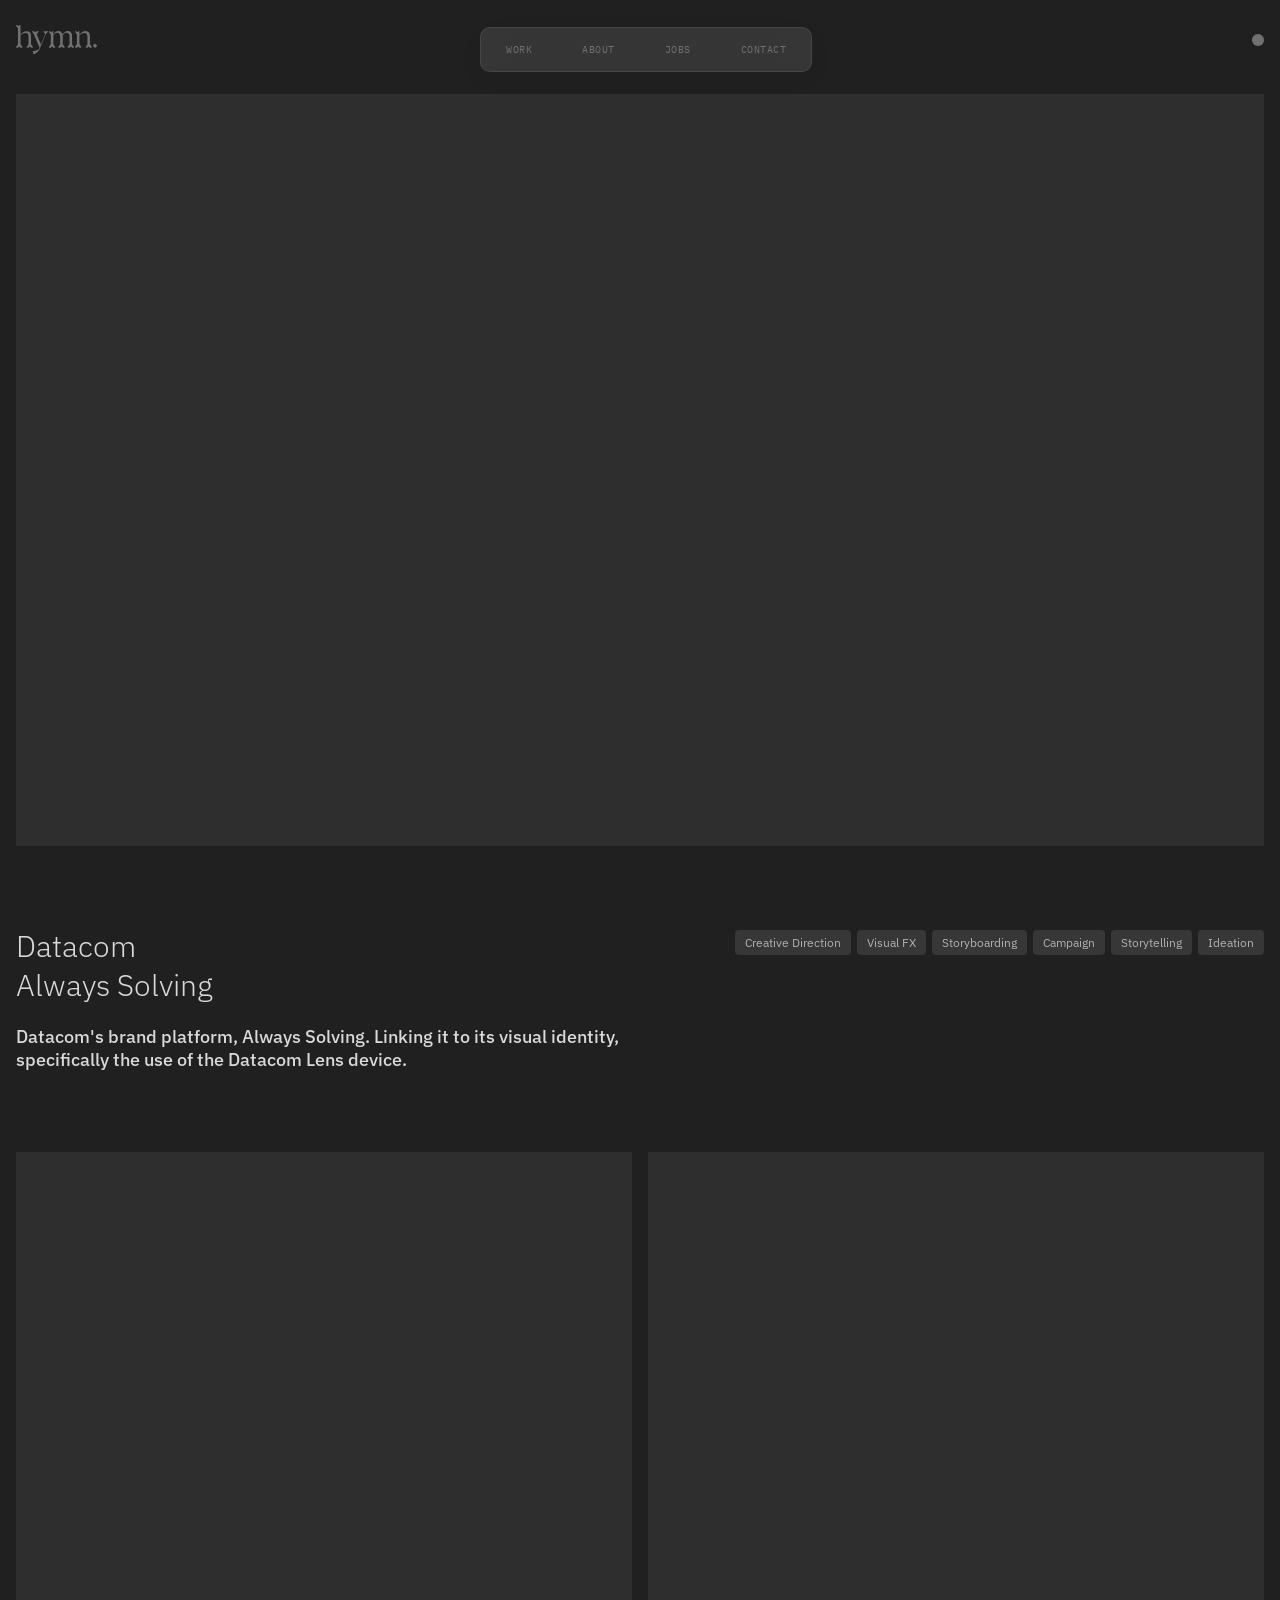
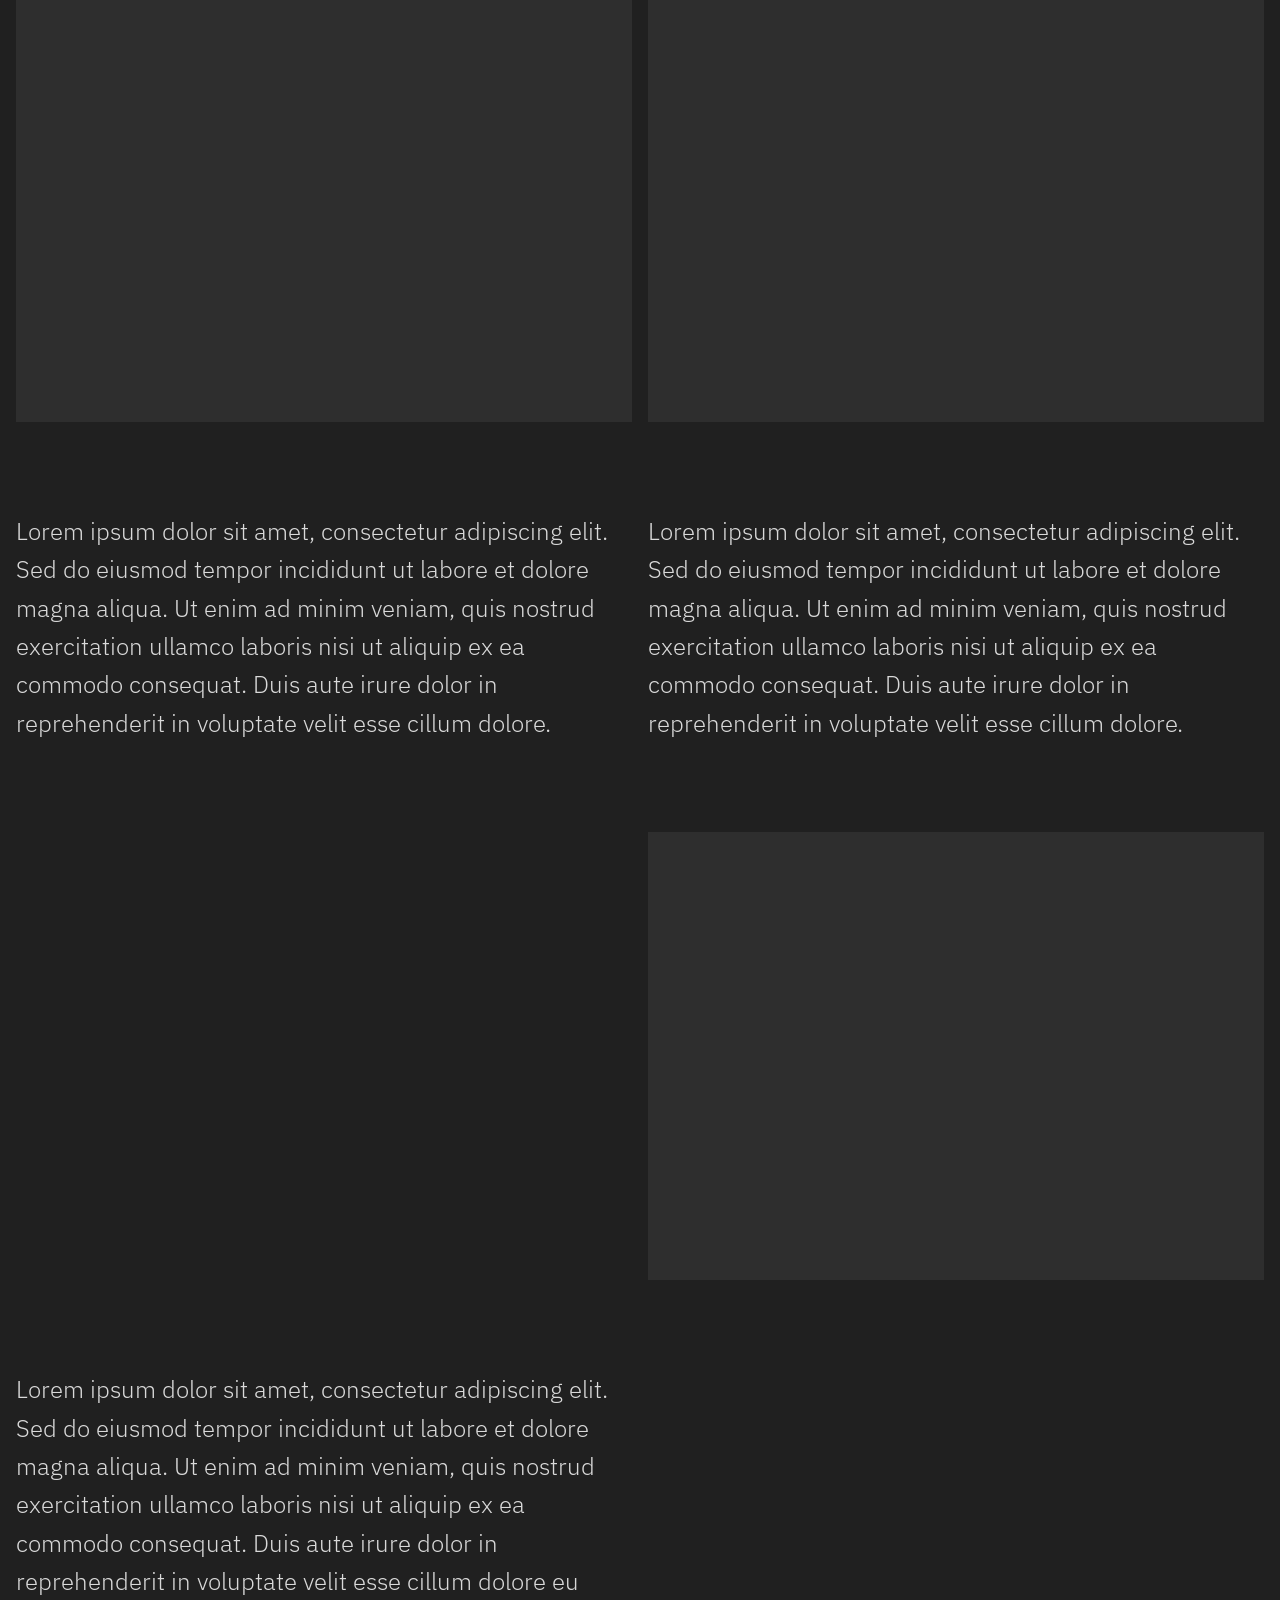
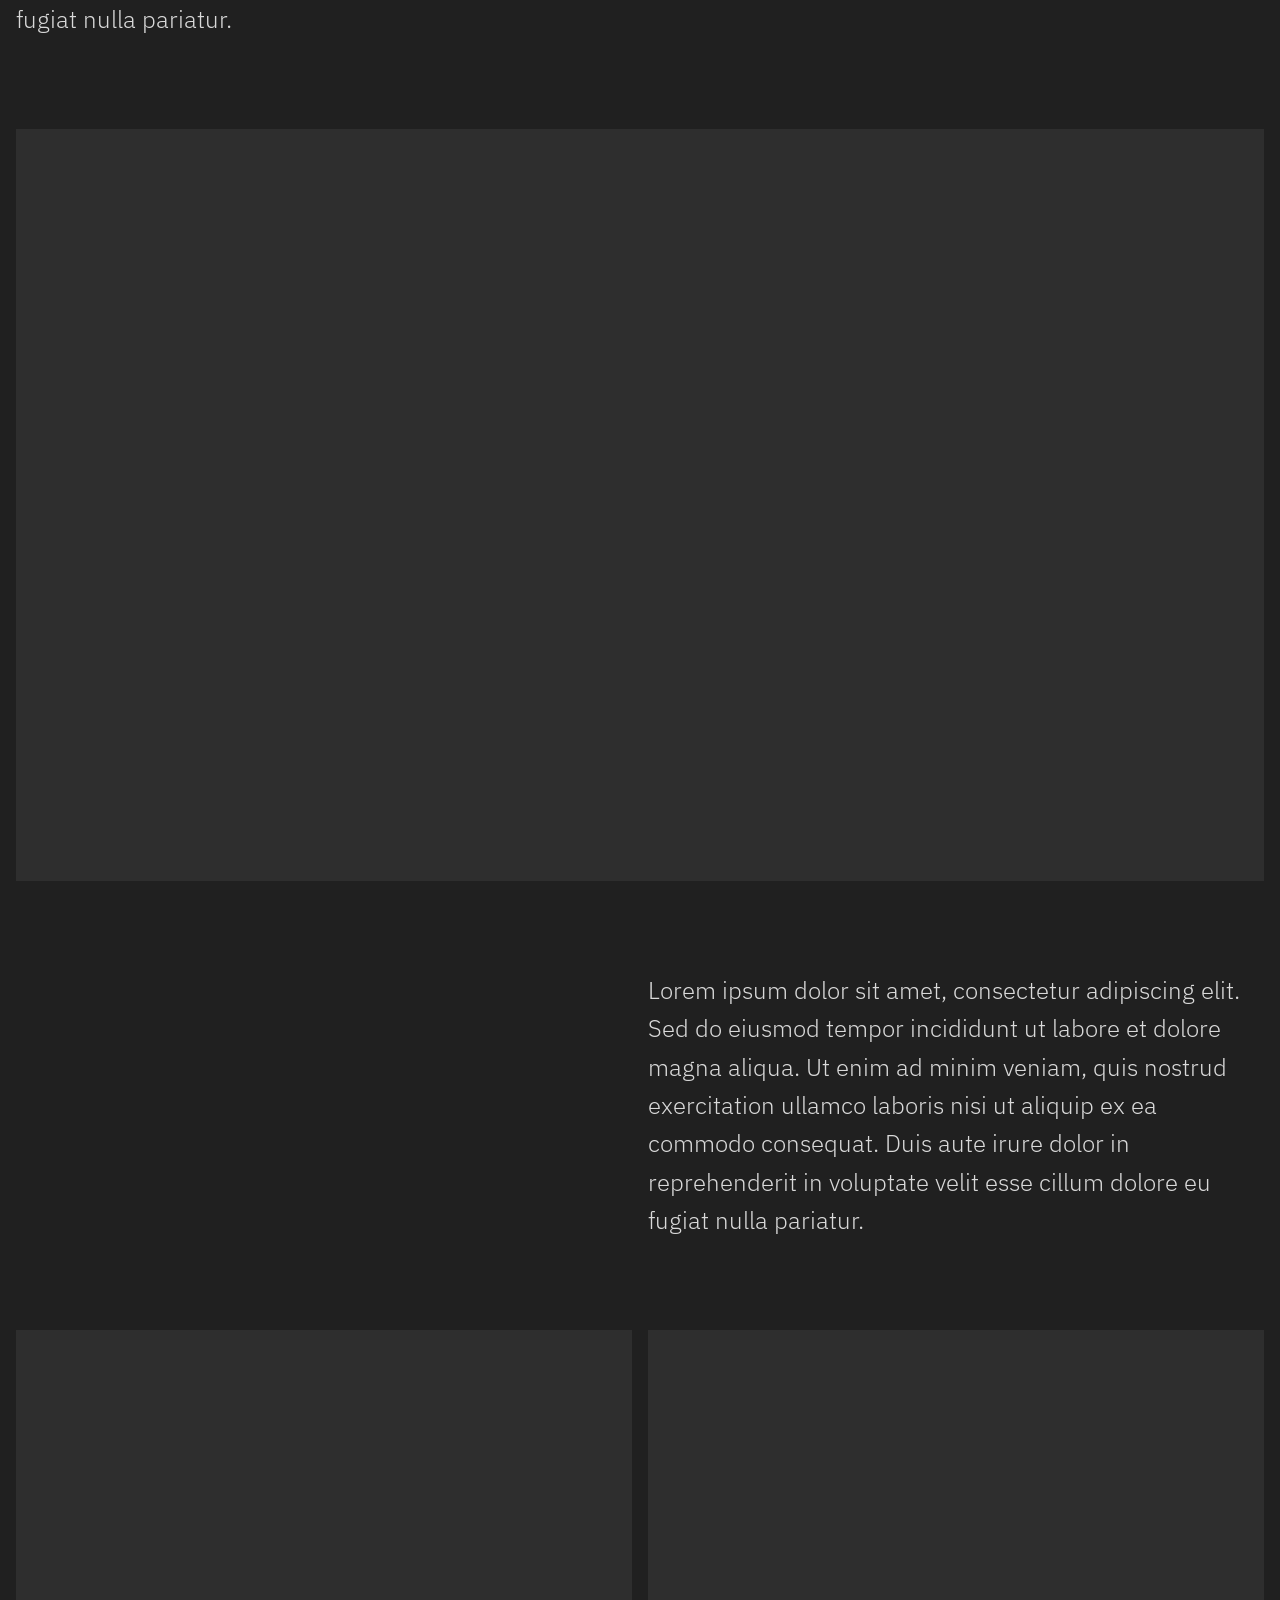
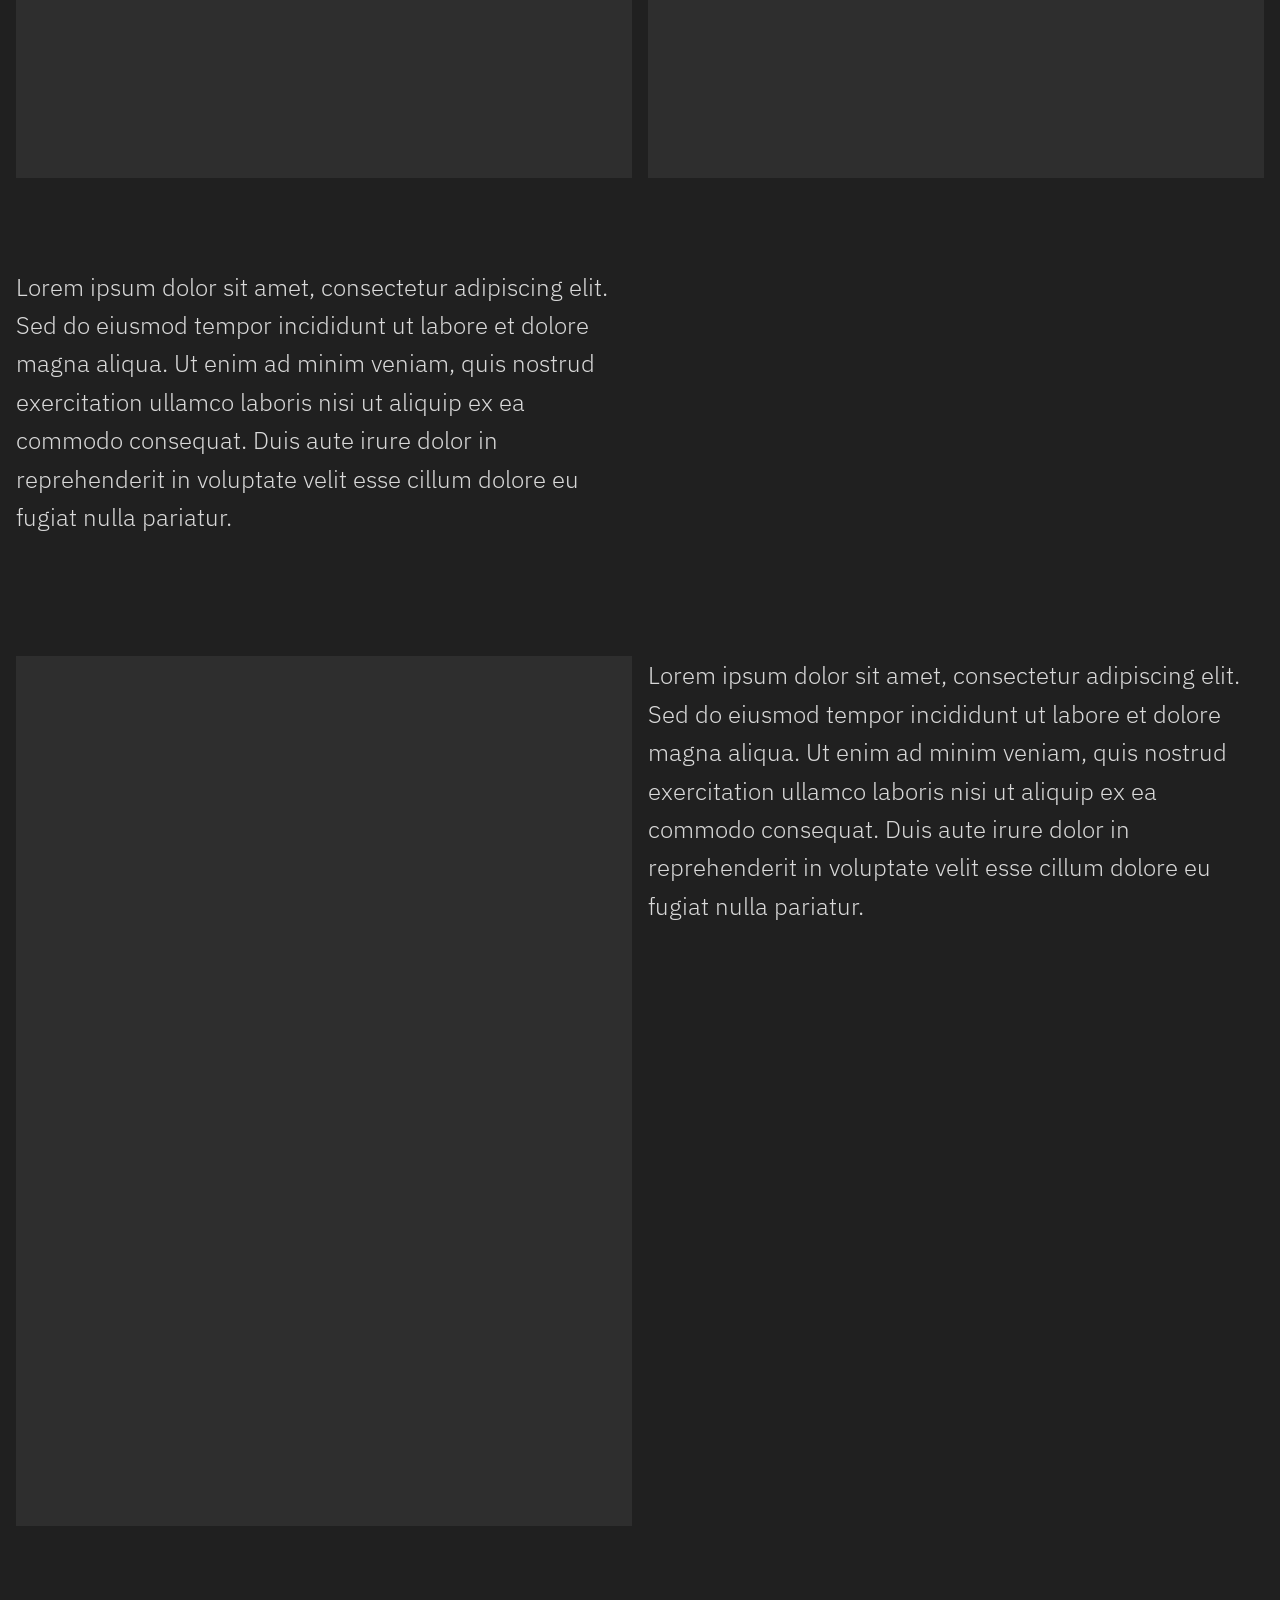
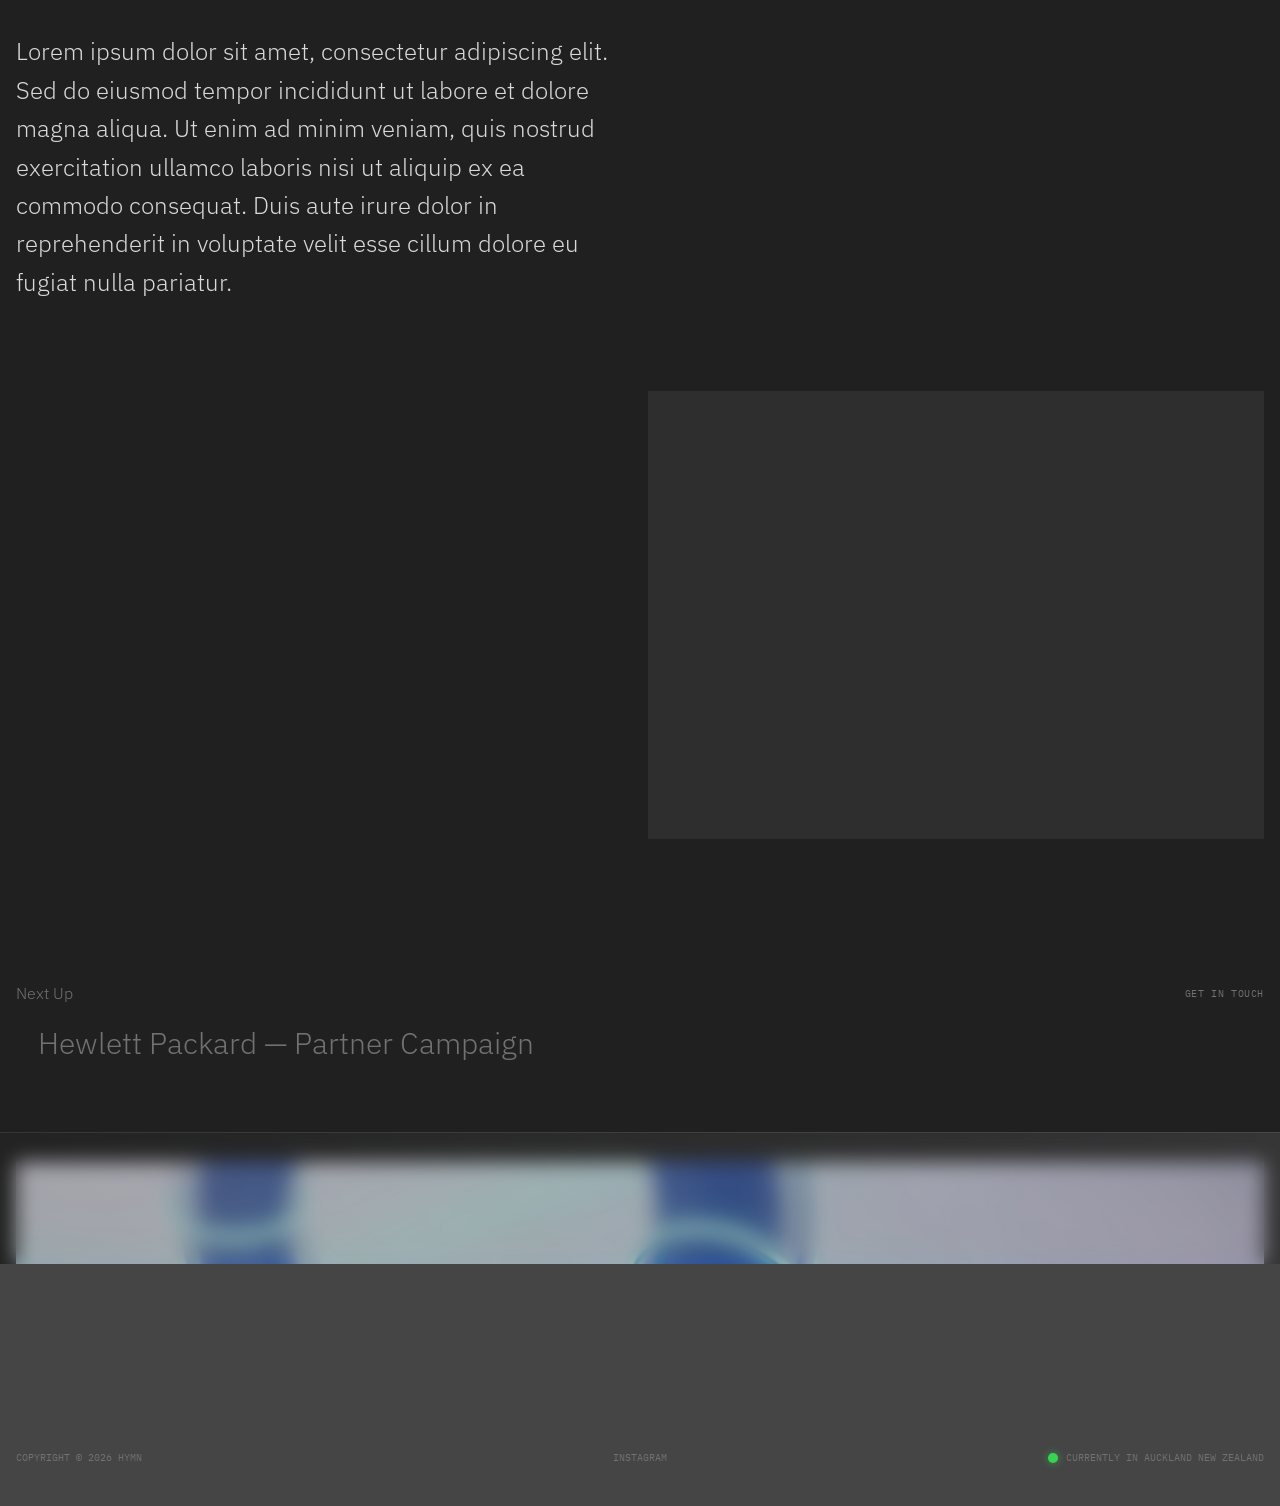
<file: work/work/templates/_template-03.html>
<!DOCTYPE html>
<html lang="en">
<head>
  <meta charset="UTF-8" />
  <meta name="viewport" content="width=device-width, initial-scale=1.0"/>
  <title>Hymn - Datacom Always Solving</title>

  <script>
    const saved = localStorage.getItem('colorMode');
    const hour = new Date().getHours();
    if (saved === 'light' || (!saved && hour >= 6 && hour < 16)) {
      document.documentElement.classList.add('light-mode');
    }
  </script>

  <link href="https://fonts.googleapis.com/css2?family=IBM+Plex+Mono:wght@400;500&family=IBM+Plex+Sans:wght@300;400;500&display=swap" rel="stylesheet">
  <link rel="stylesheet" href="/css/case-study.css">
</head>

<body>

  <!-- ─── HEADER ─────────────────────────────── -->
  <header>

    <!-- Full logo — desktop -->
    <a href="/index.html" class="logo logo-full">
      <svg width="81" height="29" viewBox="0 0 81 29" fill="none" xmlns="http://www.w3.org/2000/svg">
        <g>
          <path d="M34.8125 9.52207C34.2271 8.7255 33.6429 7.92894 33.0576 7.13237C32.9177 6.94176 32.752 6.75703 32.8919 6.497C33.0259 6.24756 33.2598 6.19696 33.5172 6.19931C33.7417 6.20049 33.9662 6.19931 34.1883 6.19931C34.4022 6.42287 34.6021 6.63701 34.8077 6.84645C35.1921 7.23709 35.5071 7.23826 35.8903 6.84881C36.096 6.63937 36.2958 6.42522 36.4944 6.21814H37.3419V9.3997C37.3619 9.40912 37.3819 9.41853 37.4018 9.42794C37.4724 9.31969 37.5405 9.21027 37.6134 9.1032C38.1623 8.29839 38.7735 7.55007 39.581 6.98647C40.8117 6.12636 42.1645 5.88751 43.6056 6.26991C44.9208 6.61937 45.7671 7.51947 46.282 8.75021C46.4054 9.04672 46.4912 9.3597 46.597 9.67503C46.8614 9.30087 47.113 8.91965 47.3904 8.55725C48.1602 7.55124 49.0747 6.70643 50.3089 6.33109C51.8498 5.8628 53.3226 6.03224 54.6014 7.07942C55.3619 7.70185 55.7933 8.55254 55.959 9.51736C56.0389 9.98801 56.0753 10.4704 56.0765 10.9481C56.0871 13.612 56.0812 16.2758 56.0812 18.9397V19.3127C56.5913 20.0022 57.1097 20.7023 57.6269 21.4012C57.7256 21.5353 57.8208 21.6718 57.9242 21.8024C58.0594 21.9718 58.0994 22.1601 58.003 22.3507C57.9078 22.5389 57.728 22.6284 57.5187 22.6296C57.0098 22.6343 56.5008 22.6307 55.9637 22.6307C55.7862 22.4425 55.6028 22.2401 55.4124 22.0448C55.3243 21.9542 55.2291 21.8659 55.1245 21.7977C54.8588 21.6259 54.6155 21.673 54.3334 21.9342C54.0972 22.153 53.8597 22.373 53.5823 22.6307C53.1439 22.6307 52.635 22.6343 52.126 22.6296C51.9074 22.6272 51.724 22.5437 51.6206 22.3377C51.5207 22.1365 51.5877 21.9601 51.7123 21.7918C52.3258 20.967 52.937 20.141 53.5553 19.3056C53.5553 19.1938 53.5553 19.0762 53.5553 18.9597C53.5553 16.6877 53.5635 14.4156 53.5494 12.1436C53.5459 11.5576 53.5118 10.967 53.4225 10.3892C53.359 9.97977 53.2215 9.56914 53.0428 9.1938C52.6314 8.33369 51.8792 7.96777 50.9647 7.87717C49.66 7.74656 48.6151 8.28427 47.7347 9.17968C47.3951 9.52443 47.1306 9.94448 46.845 10.341C46.7815 10.4292 46.7462 10.5575 46.7462 10.6669C46.7415 13.5261 46.7439 16.3864 46.7451 19.2456C46.7451 19.2644 46.7498 19.2844 46.7568 19.3327C47.3116 20.0822 47.8828 20.8529 48.4529 21.6235C48.4999 21.6859 48.5481 21.7483 48.5916 21.813C48.8443 22.2013 48.6527 22.6107 48.1908 22.6272C47.6736 22.646 47.1541 22.6319 46.6804 22.6319C46.4453 22.4083 46.2361 22.2177 46.0363 22.0165C45.6202 21.5977 45.3275 21.5965 44.9138 22.0059C44.7116 22.206 44.4954 22.3907 44.2321 22.6307C43.7901 22.6307 43.2612 22.6484 42.7346 22.626C42.268 22.606 42.087 22.1718 42.3749 21.7789C42.9344 21.0117 43.5033 20.2516 44.0687 19.4892C44.1098 19.4339 44.1498 19.3786 44.2074 19.2974C44.2074 19.2244 44.2074 19.1268 44.2074 19.0303C44.2074 16.6994 44.2133 14.3685 44.2039 12.0377C44.2015 11.3235 44.1768 10.6093 43.9841 9.91153C43.7866 9.19615 43.4551 8.5796 42.7758 8.21956C42.5454 8.09719 42.2915 8.00306 42.0364 7.94894C41.1102 7.75127 40.2322 7.88187 39.4059 8.36899C38.5749 8.85846 37.9425 9.53737 37.4512 10.3563C37.3936 10.4516 37.356 10.574 37.356 10.6846C37.3513 13.5343 37.3537 16.3841 37.3537 19.2338C37.3537 19.2527 37.3584 19.2727 37.3642 19.3244C37.9296 20.0881 38.5114 20.874 39.0932 21.66C39.1344 21.7153 39.1779 21.7683 39.2143 21.8259C39.46 22.2166 39.259 22.6143 38.7923 22.6296C38.2846 22.646 37.7744 22.6331 37.2385 22.6331C37.0469 22.4319 36.8471 22.2177 36.6425 22.0083C36.237 21.5918 35.9291 21.5941 35.5212 22.013C35.3237 22.2166 35.1298 22.4236 34.9312 22.6319C34.4058 22.6319 33.8862 22.646 33.3691 22.6284C32.9024 22.6119 32.7014 22.2048 32.973 21.8259C33.4972 21.0941 34.0367 20.3728 34.5691 19.6468C34.6502 19.5362 34.7302 19.4256 34.8113 19.3139V9.52325L34.8125 9.52207Z" fill="currentColor"/>
          <path d="M4.40442 22.6311C4.19403 22.4111 3.99421 22.1958 3.78852 21.9863C3.40534 21.598 3.09268 21.5992 2.70833 21.9899C2.50263 22.1993 2.30282 22.4134 2.09477 22.6323C1.5917 22.6323 1.09333 22.6299 0.594967 22.6335C0.358713 22.6358 0.174176 22.544 0.056636 22.3405C-0.0667805 22.1275 0.0319527 21.9416 0.15772 21.771C0.679595 21.0615 1.20617 20.3555 1.7304 19.6472C1.8115 19.5378 1.8926 19.426 1.97606 19.3119V3.32053C1.40129 2.54279 0.819467 1.75681 0.237647 0.970833C0.196508 0.915533 0.153018 0.862585 0.117757 0.803754C-0.116147 0.423708 0.0766177 0.0366021 0.523268 0.0083634C0.79596 -0.00810919 1.06983 0.00483356 1.29903 0.00483356C1.54821 0.240156 1.77154 0.44371 1.98781 0.655501C2.36864 1.02849 2.67542 1.03202 3.04567 0.653148C3.25136 0.44371 3.45 0.22839 3.6557 0.0118932H4.50198V9.6413C4.52314 9.65307 4.54429 9.66483 4.56545 9.67778C4.65713 9.57423 4.74881 9.47187 4.83932 9.36833C5.51164 8.59764 6.25332 7.89991 7.10783 7.33867C8.14453 6.65741 9.25763 6.16323 10.5224 6.13499C11.7083 6.10911 12.8226 6.33031 13.7253 7.18453C14.3295 7.75636 14.6539 8.47881 14.8537 9.27184C15.0206 9.9331 15.0429 10.6073 15.0429 11.2827C15.0429 13.8383 15.0429 16.3939 15.0429 18.9495V19.2989C15.6365 20.1014 16.2242 20.8956 16.8119 21.6898C16.8413 21.7287 16.8707 21.7675 16.9012 21.8063C17.0317 21.9746 17.0775 22.1581 16.9753 22.3534C16.8742 22.5452 16.6967 22.6264 16.4898 22.6288C15.9809 22.6346 15.4731 22.6311 15.003 22.6311C14.7585 22.4005 14.5352 22.1981 14.3201 21.9852C13.9298 21.6004 13.623 21.6004 13.241 21.9957C13.0436 22.1993 12.8508 22.4076 12.6428 22.6288C12.1127 22.6288 11.5743 22.6499 11.0395 22.6217C10.5941 22.5993 10.413 22.1769 10.6787 21.8122C11.237 21.045 11.8047 20.2838 12.3748 19.5237C12.4794 19.3837 12.5311 19.2448 12.5311 19.0672C12.5264 16.7469 12.5311 14.4266 12.5252 12.1051C12.5229 11.4109 12.5064 10.7132 12.3231 10.0366C12.1703 9.47422 11.9587 8.93651 11.5085 8.53528C10.8362 7.93639 10.0169 7.81755 9.16947 7.91285C7.75783 8.0717 6.53659 8.70119 5.4423 9.57659C5.10261 9.84838 4.81699 10.1896 4.53254 10.4732V19.3166C5.08498 20.0685 5.65269 20.8403 6.21923 21.6133C6.27095 21.6839 6.32619 21.7545 6.37438 21.8275C6.62945 22.2146 6.43433 22.6111 5.96417 22.6264C5.4564 22.6429 4.94628 22.6299 4.40912 22.6299L4.40442 22.6311Z" fill="currentColor"/>
          <path d="M63.335 22.6318C63.1023 22.4 62.8825 22.1788 62.6603 21.9576C62.2995 21.5987 62.0139 21.6011 61.6566 21.967C61.465 22.1635 61.2746 22.36 61.083 22.5553C61.063 22.5765 61.0371 22.5918 60.9913 22.6259C60.4859 22.6259 59.9569 22.6471 59.4315 22.6189C58.9896 22.5953 58.7921 22.1812 59.0448 21.8152C59.3892 21.3163 59.763 20.8375 60.125 20.3503C60.3178 20.0915 60.5035 19.8267 60.7068 19.5761C60.8585 19.3902 60.9125 19.1926 60.9114 18.9549C60.9055 16.3604 60.9078 13.7648 60.9078 11.1704C60.9078 10.7586 60.8961 10.3479 60.9114 9.93731C60.9219 9.65845 60.8455 9.43019 60.6751 9.20663C60.1403 8.50772 59.6408 7.78058 59.0895 7.09343C58.7263 6.64161 59.0307 6.23215 59.4503 6.2098C59.6748 6.19803 59.9017 6.17803 60.1238 6.20156C60.2355 6.21333 60.3577 6.29569 60.44 6.38041C60.6845 6.6322 60.9125 6.90047 61.0524 7.05696C61.5261 7.18168 61.7741 7.07461 61.9892 6.83222C62.1831 6.61337 62.3982 6.41335 62.5934 6.21686H63.4196V9.58197L63.4761 9.61139C63.5407 9.54785 63.6065 9.48667 63.6677 9.42077C64.4951 8.5289 65.3649 7.68409 66.4251 7.06637C67.6393 6.35923 68.9346 5.98389 70.3545 6.16391C71.2196 6.27333 72.0106 6.55925 72.6477 7.1758C73.2577 7.76646 73.6256 8.50772 73.762 9.33135C73.8877 10.0903 73.9641 10.8657 73.9723 11.6352C73.9982 14.0931 73.9841 16.5511 73.9782 19.009C73.9782 19.2373 74.0405 19.4173 74.1792 19.5985C74.714 20.2986 75.2335 21.0092 75.759 21.7164C75.8918 21.8941 76.0128 22.0788 75.8929 22.307C75.7731 22.5377 75.5685 22.633 75.3111 22.6318C74.8316 22.6294 74.3532 22.6318 73.876 22.6318C73.6456 22.4012 73.4258 22.18 73.2048 21.9599C72.8393 21.5975 72.5666 21.5987 72.2022 21.9635C72.0012 22.1647 71.8037 22.3671 71.6039 22.5694C71.5898 22.5836 71.5722 22.593 71.524 22.6283C71.0303 22.6283 70.5014 22.6494 69.976 22.6212C69.5082 22.5965 69.3284 22.1553 69.6128 21.767C70.1676 21.0092 70.7365 20.2609 71.2877 19.5008C71.3665 19.3914 71.4217 19.2361 71.4217 19.1008C71.4253 16.5746 71.4264 14.0484 71.4112 11.5222C71.4065 10.7962 71.3066 10.0773 71.0104 9.40195C70.6413 8.56302 69.9972 8.09002 69.0921 7.95001C67.9896 7.7794 66.9776 8.0712 66.0032 8.53949C65.1346 8.95719 64.3353 9.47843 63.6794 10.1985C63.4984 10.3962 63.4197 10.6115 63.4208 10.8868C63.4291 13.5801 63.4279 16.2722 63.422 18.9655C63.422 19.1926 63.4749 19.3773 63.6136 19.5597C64.1519 20.2692 64.6785 20.9881 65.2086 21.7023C65.3461 21.887 65.4801 22.0741 65.3497 22.3176C65.218 22.5624 64.9959 22.6341 64.7326 22.6318C64.2636 22.6283 63.7934 22.6318 63.3327 22.6318H63.335Z" fill="currentColor"/>
          <path d="M29.3541 8.94053C28.9063 8.43341 28.4714 7.94277 28.0377 7.45094C27.9084 7.30387 27.7732 7.16149 27.6545 7.00618C27.4265 6.70967 27.5405 6.34963 27.8966 6.2355C27.9883 6.20608 28.0894 6.19785 28.1858 6.19667C29.2824 6.19432 30.3779 6.19549 31.4745 6.19667C31.5521 6.19667 31.6332 6.20138 31.7073 6.22138C32.0305 6.30492 32.1645 6.67438 31.9682 6.945C31.9224 7.00736 31.8636 7.06148 31.8083 7.11561C31.2383 7.66744 30.6635 8.21339 30.1017 8.77228C29.9736 8.89935 29.8584 9.05702 29.789 9.22175C27.8097 13.9411 25.8362 18.6629 23.8639 23.3846C23.3408 24.6366 22.7272 25.832 21.8222 26.8615C20.9148 27.8923 19.824 28.6112 18.4653 28.8771C18.0833 28.9512 17.6895 28.9759 17.3004 28.9971C16.9854 29.0147 16.8127 28.8383 16.7892 28.5182C16.7809 28.4017 16.788 28.2841 16.788 28.1723C16.9255 28.0429 17.0618 27.9299 17.1806 27.8017C17.418 27.544 17.4062 27.2957 17.15 27.0592C17.043 26.9592 16.9243 26.871 16.7903 26.7604C16.8091 26.4968 16.7127 26.212 16.909 25.9144C17.063 25.9038 17.2346 25.8826 17.4062 25.8802C18.5805 25.8697 19.7288 25.6943 20.8231 25.2613C21.6788 24.9237 22.471 24.4707 22.9988 23.6823C23.1915 23.3941 23.3326 23.0646 23.4595 22.7387C23.5007 22.634 23.4407 22.4728 23.3902 22.3528C22.5791 20.4125 21.7634 18.4758 20.9489 16.5379C19.9862 14.2471 19.0248 11.955 18.0574 9.66651C17.9822 9.48884 17.8823 9.31705 17.7683 9.16056C17.2593 8.46636 16.7445 7.77569 16.2238 7.08972C16.0827 6.90382 16.0005 6.71438 16.1074 6.49435C16.212 6.27903 16.4071 6.19667 16.6399 6.19667C17.1382 6.19667 17.6366 6.19667 18.1538 6.19667C18.3336 6.41317 18.5158 6.62967 18.6945 6.84852C19.0518 7.28622 19.4937 7.2921 19.8499 6.86146C20.0309 6.64261 20.2119 6.42611 20.4023 6.19785C20.9101 6.19785 21.4179 6.19785 21.9256 6.19785C22.1595 6.19785 22.3511 6.28845 22.4534 6.50377C22.5521 6.71085 22.4863 6.90146 22.3558 7.07913C21.8622 7.74862 21.3697 8.4193 20.8783 9.08996C20.8208 9.1688 20.7643 9.24763 20.6891 9.35235C22.0949 12.6975 23.503 16.0461 24.9252 19.4289C26.4074 15.9179 27.8755 12.441 29.3541 8.94053Z" fill="currentColor"/>
          <path d="M78.9702 22.8094C78.8056 22.7165 78.614 22.653 78.4824 22.5259C78.0686 22.1247 77.6714 21.7058 77.2776 21.2846C77.0026 20.9904 77.0073 20.5739 77.287 20.2774C77.6831 19.8573 78.0851 19.4443 78.493 19.0372C78.8009 18.7289 79.257 18.7266 79.5708 19.0337C79.9693 19.4232 80.3618 19.8197 80.7427 20.2268C81.1023 20.6115 81.0812 21.008 80.7109 21.3881C80.356 21.7517 80.008 22.1223 79.6507 22.4835C79.4732 22.6624 79.2605 22.7765 78.969 22.8106L78.9702 22.8094Z" fill="currentColor"/>
        </g>
      </svg>
    </a>

    <!-- Monogram — tablet/mobile -->
    <a href="/index.html" class="logo logo-mark">
      <svg class="mark-light-default" width="29" height="29" viewBox="0 0 42 42" fill="none" xmlns="http://www.w3.org/2000/svg">
        <circle cx="21" cy="21" r="21" fill="#C1C1C1"/>
        <path d="M23.1004 28.8694C21.7055 30.0985 19.5795 30.1659 18.089 29.0546C17.9878 28.9761 17.8865 28.8919 17.7909 28.8021C15.8111 26.8883 13.9101 24.8904 12.0259 22.8812C10.7098 21.4782 10.7323 19.4914 12.0709 18.0772C13.9663 16.0736 15.8899 14.1037 17.8416 12.1619C19.3151 10.6915 21.4974 10.6802 22.9991 12.145C24.9058 14.0027 26.7843 15.894 28.6066 17.8358C30.3277 19.671 30.2265 21.5623 28.4548 23.3751C26.7562 25.1093 25.0914 26.8771 23.3816 28.6001C23.286 28.6955 23.1903 28.7853 23.0947 28.8751L23.1004 28.8694Z" fill="#999999"/>
      </svg>
      <svg class="mark-light-hover" width="29" height="29" viewBox="0 0 42 42" fill="none" xmlns="http://www.w3.org/2000/svg">
        <circle cx="21" cy="21" r="21" fill="#717171"/>
        <path d="M23.1004 28.8694C21.7055 30.0985 19.5795 30.1659 18.089 29.0546C17.9878 28.9761 17.8865 28.8919 17.7909 28.8021C15.8111 26.8883 13.9101 24.8904 12.0259 22.8812C10.7098 21.4782 10.7323 19.4914 12.0709 18.0772C13.9663 16.0736 15.8899 14.1037 17.8416 12.1619C19.3151 10.6915 21.4974 10.6802 22.9991 12.145C24.9058 14.0027 26.7843 15.894 28.6066 17.8358C30.3277 19.671 30.2265 21.5623 28.4548 23.3751C26.7562 25.1093 25.0914 26.8771 23.3816 28.6001C23.286 28.6955 23.1903 28.7853 23.0947 28.8751L23.1004 28.8694Z" fill="#313131"/>
      </svg>
      <svg class="mark-dark-default" width="29" height="29" viewBox="0 0 42 42" fill="none" xmlns="http://www.w3.org/2000/svg">
        <circle cx="21" cy="21" r="21" fill="#484848"/>
        <path d="M23.1004 28.8694C21.7055 30.0985 19.5795 30.1659 18.089 29.0546C17.9878 28.9761 17.8865 28.8919 17.7909 28.8021C15.8111 26.8883 13.9101 24.8904 12.0259 22.8812C10.7098 21.4782 10.7323 19.4914 12.0709 18.0772C13.9663 16.0736 15.8899 14.1037 17.8416 12.1619C19.3151 10.6915 21.4974 10.6802 22.9991 12.145C24.9058 14.0027 26.7843 15.894 28.6066 17.8358C30.3277 19.671 30.2265 21.5623 28.4548 23.3751C26.7562 25.1093 25.0914 26.8771 23.3816 28.6001C23.286 28.6955 23.1903 28.7853 23.0947 28.8751L23.1004 28.8694Z" fill="#313131"/>
      </svg>
      <svg class="mark-dark-hover" width="29" height="29" viewBox="0 0 42 42" fill="none" xmlns="http://www.w3.org/2000/svg">
        <circle cx="21" cy="21" r="21" fill="#717171"/>
        <path d="M23.1004 28.8694C21.7055 30.0985 19.5795 30.1659 18.089 29.0546C17.9878 28.9761 17.8865 28.8919 17.7909 28.8021C15.8111 26.8883 13.9101 24.8904 12.0259 22.8812C10.7098 21.4782 10.7323 19.4914 12.0709 18.0772C13.9663 16.0736 15.8899 14.1037 17.8416 12.1619C19.3151 10.6915 21.4974 10.6802 22.9991 12.145C24.9058 14.0027 26.7843 15.894 28.6066 17.8358C30.3277 19.671 30.2265 21.5623 28.4548 23.3751C26.7562 25.1093 25.0914 26.8771 23.3816 28.6001C23.286 28.6955 23.1903 28.7853 23.0947 28.8751L23.1004 28.8694Z" fill="#313131"/>
      </svg>
    </a>

    <nav>
      <a href="/index.html">Work</a>
      <a href="/about.html">About</a>
      <a href="/jobs.html">Jobs</a>
      <a href="/contact.html">Contact</a>
    </nav>
  </header>

  <!-- ─── MODE TOGGLE ───────────────────────── -->
  <div class="mode-toggle" id="modeToggle">
    <div class="toggle-outline"></div>
    <div class="toggle-solid"></div>
  </div>

  <!-- ─── MAIN ───────────────────────────────── -->
  <main>

    <!-- Hero -->
    <div class="hero">
      <div class="hero-inner"></div>
    </div>

    <!-- Project Info -->
    <div class="project-info">
      <h1 class="project-title">Datacom<br>Always Solving</h1>
      <div class="project-tags">
        <span class="tag">Creative Direction</span>
        <span class="tag">Visual FX</span>
        <span class="tag">Storyboarding</span>
        <span class="tag">Campaign</span>
        <span class="tag">Storytelling</span>
        <span class="tag">Ideation</span>
      </div>
      <p class="project-subtitle">
        Datacom's brand platform, Always Solving. Linking it to its visual identity, specifically the use of the Datacom Lens device.
      </p>
    </div>

    <!-- Two Col Images -->
    <div class="two-col-images">
      <div class="placeholder"></div>
      <div class="placeholder"></div>
    </div>

    <!-- Two Col Text -->
    <div class="two-col-text">
      <div class="text-block">
        <p>Lorem ipsum dolor sit amet, consectetur adipiscing elit. Sed do eiusmod tempor incididunt ut labore et dolore magna aliqua. Ut enim ad minim veniam, quis nostrud exercitation ullamco laboris nisi ut aliquip ex ea commodo consequat. Duis aute irure dolor in reprehenderit in voluptate velit esse cillum dolore.</p>
      </div>
      <div class="text-block">
        <p>Lorem ipsum dolor sit amet, consectetur adipiscing elit. Sed do eiusmod tempor incididunt ut labore et dolore magna aliqua. Ut enim ad minim veniam, quis nostrud exercitation ullamco laboris nisi ut aliquip ex ea commodo consequat. Duis aute irure dolor in reprehenderit in voluptate velit esse cillum dolore.</p>
      </div>
    </div>

    <!-- Half Right -->
    <div class="half-image half-right">
      <div class="placeholder"></div>
    </div>

    <!-- Text Left -->
    <div class="text-full">
      <div class="text-block">
        <p>Lorem ipsum dolor sit amet, consectetur adipiscing elit. Sed do eiusmod tempor incididunt ut labore et dolore magna aliqua. Ut enim ad minim veniam, quis nostrud exercitation ullamco laboris nisi ut aliquip ex ea commodo consequat. Duis aute irure dolor in reprehenderit in voluptate velit esse cillum dolore eu fugiat nulla pariatur.</p>
      </div>
    </div>

    <!-- Full Image -->
    <div class="full-image">
      <div class="placeholder"></div>
    </div>

    <!-- Text Right -->
    <div class="text-full align-right">
      <div class="text-block">
        <p>Lorem ipsum dolor sit amet, consectetur adipiscing elit. Sed do eiusmod tempor incididunt ut labore et dolore magna aliqua. Ut enim ad minim veniam, quis nostrud exercitation ullamco laboris nisi ut aliquip ex ea commodo consequat. Duis aute irure dolor in reprehenderit in voluptate velit esse cillum dolore eu fugiat nulla pariatur.</p>
      </div>
    </div>

    <!-- Half Images -->
    <div class="half-image">
      <div class="placeholder"></div>
      <div class="placeholder"></div>
    </div>
  
  <!-- Text Left -->
    <div class="text-full">
      <div class="text-block">
        <p>Lorem ipsum dolor sit amet, consectetur adipiscing elit. Sed do eiusmod tempor incididunt ut labore et dolore magna aliqua. Ut enim ad minim veniam, quis nostrud exercitation ullamco laboris nisi ut aliquip ex ea commodo consequat. Duis aute irure dolor in reprehenderit in voluptate velit esse cillum dolore eu fugiat nulla pariatur.</p>
      </div>
    </div>

<!-- Image Left + Text Top Right -->
    <div class="image-text-row image-left">
      <div class="placeholder"></div>
      <div class="text-block">
        <p>Lorem ipsum dolor sit amet, consectetur adipiscing elit. Sed do eiusmod tempor incididunt ut labore et dolore magna aliqua. Ut enim ad minim veniam, quis nostrud exercitation ullamco laboris nisi ut aliquip ex ea commodo consequat. Duis aute irure dolor in reprehenderit in voluptate velit esse cillum dolore eu fugiat nulla pariatur.</p>
      </div>
    </div>

    <!-- Text Left -->
    <div class="text-full">
      <div class="text-block">
        <p>Lorem ipsum dolor sit amet, consectetur adipiscing elit. Sed do eiusmod tempor incididunt ut labore et dolore magna aliqua. Ut enim ad minim veniam, quis nostrud exercitation ullamco laboris nisi ut aliquip ex ea commodo consequat. Duis aute irure dolor in reprehenderit in voluptate velit esse cillum dolore eu fugiat nulla pariatur.</p>
      </div>
    </div>

    <!-- Half Right -->
    <div class="half-image half-right">
      <div class="placeholder"></div>
    </div>  

  </main>

  <!-- ─── NEXT UP WRAPPER ──────────────────── -->
  <div class="next-up-wrapper">
    <div class="next-up-label">
      <span>Next Up</span>
      <a href="/contact.html">Get In Touch</a>
    </div>
    <a href="/work/hp-datacom-partner-video.html" class="next-up-title">
      Hewlett Packard — Partner Campaign
    </a>
    <div class="next-up-image-wrapper">
      <a href="/work/hp-datacom-partner-video.html" class="next-up-image">
        <img src="/images/index/hp-datacom-partner-video.jpg" alt="Hewlett Packard Campaign" />
      </a>
      <div class="glass-overlay"></div>
    </div>
  </div>

  <!-- ─── FOOTER ────────────────────────────── -->
  <footer>
    <span class="footer-copyright">Copyright © 2026 HYMN</span>
    <a href="https://www.instagram.com/hymncreative/" target="_blank" class="footer-instagram">Instagram</a>
    <div class="footer-location">
      <span class="status-dot"></span>
      <span>Currently in Auckland New Zealand</span>
    </div>
  </footer>

  <!-- ─── BOTTOM NAV — MOBILE ONLY ────────── -->
  <nav class="bottom-nav">
    <a href="/index.html">Work</a>
    <a href="/about.html">About</a>
    <a href="/jobs.html">Jobs</a>
    <a href="/contact.html">Contact</a>
  </nav>

  <script src="/js/main.js"></script>

</body>
</html>
</file>
<file: css/index.css>
/* ─── COLOUR TOKENS ──────────────────────── */
:root {
  --bg: #202020;
  --card-bg: #2e2e2e;
  --logo-fill: #717171;
  --logo-hover: #C1C1C1;
  --nav-glass-bg: rgba(255, 255, 255, 0.10);
  --nav-glass-border: rgba(255, 255, 255, 0.08);
  --nav-text: #717171;
  --nav-hover: #C1C1C1;
  --card-label: #717171;
  --footer-bg: #454545;
  --footer-text: #717171;
  --toggle-color: #717171;
}

html.light-mode {
  --bg: #F0EFEF;
  --card-bg: #C1C1C1;
  --logo-fill: #C1C1C1;
  --logo-hover: #717171;
  --nav-glass-bg: rgba(255, 255, 255, 0.10);
  --nav-glass-border: rgba(255, 255, 255, 0.08);
  --nav-text: #C1C1C1;
  --nav-hover: #717171;
  --card-label: #717171;
  --footer-bg: #D9D9D9;
  --footer-text: #717171;
  --toggle-color: #C1C1C1;
}

* {
  margin: 0;
  padding: 0;
  box-sizing: border-box;
}

body {
  background: var(--bg);
  font-family: 'IBM Plex Mono', monospace;
  min-height: 100vh;
  overflow-x: hidden;
  transition: background 600ms ease-out;
}

/* ─── GRID SYSTEM ────────────────────────── */
/*
  24 columns | 16px margin | 16px gutter
  At 1440px:
  Working area = 1440 - 32 = 1408px
  Col width = (1408 - (23 × 16)) / 24 = 43.33px
  1 col  = 43.33px
  6 cols = (43.33 × 6) + (16 × 5)  = 340px
  12 cols = (43.33 × 12) + (16 × 11) = 696px
  24 cols = 1408px
*/

.container {
  width: 100%;
  padding: 0 16px;
}

/* ─── HEADER ─────────────────────────────── */
header {
  width: 100%;
  height: 79px;
  position: fixed;
  top: 0;
  left: 0;
  right: 0;
  z-index: 100;
}

/* ─── LOGO ───────────────────────────────── */
.logo {
  width: 81px;
  height: 29px;
  position: absolute;
  left: 16px;
  top: 25px;
  text-decoration: none;
  display: block;
}

.logo-full svg path {
  fill: var(--logo-fill);
  transition: fill 600ms ease-out;
}

.logo-full:hover svg path {
  fill: var(--logo-hover);
}

/* ─── LOGO SWAP ──────────────────────────── */
.logo-mark {
  display: none;
  position: relative;
  width: 29px !important;
  height: 29px !important;
}

.logo-mark svg {
  position: absolute;
  top: 0;
  left: 0;
  width: 29px;
  height: 29px;
  transition: opacity 600ms ease-out;
}

.mark-light-default,
.mark-light-hover,
.mark-dark-default,
.mark-dark-hover {
  opacity: 0;
}

/* ─── DARK MODE ──────────────────────────── */
.mark-dark-default {
  opacity: 1;
}

.logo-mark:hover .mark-dark-default {
  opacity: 0;
}

.logo-mark:hover .mark-dark-hover {
  opacity: 1;
}

/* ─── LIGHT MODE ──────────────────────────── */
html.light-mode .mark-dark-default,
html.light-mode .mark-dark-hover {
  opacity: 0;
}

html.light-mode .mark-light-default {
  opacity: 1;
}

html.light-mode .logo-mark:hover .mark-light-default {
  opacity: 0;
}

html.light-mode .logo-mark:hover .mark-light-hover {
  opacity: 1;
}

@media (max-width: 430px) {
  .logo-full {
    display: none;
  }
  .logo-mark {
    display: block;
  }
}

/* ─── MODE TOGGLE ───────────────────────── */
.mode-toggle {
  position: fixed;
  right: 16px;
  top: 34px;
  width: 32px;
  height: 12px;
  display: flex;
  align-items: center;
  justify-content: flex-end;
  cursor: pointer;
  z-index: 999;
  isolation: isolate;
}

.toggle-solid {
  width: 12px;
  height: 12px;
  border-radius: 9999px;
  background: var(--toggle-color);
  flex-shrink: 0;
  position: relative;
  z-index: 2;
  transition: transform 600ms ease-out, background 600ms ease-out;
}

.toggle-outline {
  width: 12px;
  height: 12px;
  border-radius: 9999px;
  border: 1.5px solid var(--toggle-color);
  flex-shrink: 0;
  position: relative;
  z-index: 1;
  transform: translateX(12px);
  opacity: 0;
  transition: transform 600ms ease-out, opacity 600ms ease-out, border-color 600ms ease-out;
}

@media (hover: hover) {
  .mode-toggle:hover .toggle-outline {
    transform: translateX(0px);
    opacity: 1;
  }
}

/* ─── GLASS NAV ──────────────────────────── */
header nav {
  position: absolute;
  left: 923px;
  top: 27px;
  padding: 15px 25px;
  background: var(--nav-glass-bg);
  border-radius: 10px;
  display: inline-flex;
  justify-content: center;
  align-items: center;
  gap: 50px;
  backdrop-filter: blur(12px);
  -webkit-backdrop-filter: blur(12px);
  border: 1px solid var(--nav-glass-border);
  box-shadow: 0 8px 32px rgba(0, 0, 0, 0.08);
  transition: background 600ms ease-out;
}

header nav a {
  color: var(--nav-text);
  font-size: 10px;
  font-family: 'IBM Plex Mono', monospace;
  font-weight: 400;
  text-transform: uppercase;
  text-decoration: none;
  letter-spacing: 0.05em;
  transition: color 600ms ease-out;
}

header nav a:hover {
  color: var(--nav-hover);
}

/* ─── BOTTOM NAV ─────────────────────────── */
.bottom-nav {
  display: none;
  position: fixed;
  bottom: 20px;
  left: 16px;
  right: 16px;
  padding: 15px 25px;
  background: var(--nav-glass-bg);
  border-radius: 10px;
  justify-content: space-between;
  align-items: center;
  backdrop-filter: blur(12px);
  -webkit-backdrop-filter: blur(12px);
  border: 1px solid var(--nav-glass-border);
  box-shadow: 0 8px 32px rgba(0, 0, 0, 0.08);
  z-index: 100;
  transition: background 600ms ease-out;
}

.bottom-nav a {
  color: var(--nav-text);
  font-size: 10px;
  font-family: 'IBM Plex Mono', monospace;
  font-weight: 400;
  text-transform: uppercase;
  text-decoration: none;
  letter-spacing: 0.05em;
  transition: color 600ms ease-out;
}

.bottom-nav a:hover {
  color: var(--nav-hover);
}

/* ─── MAIN ───────────────────────────────── */
main {
  padding-top: 79px;
  width: 100%;
}

/* ─── GRID ───────────────────────────────── */
.grid {
  display: grid;
  grid-template-columns: repeat(24, 1fr);
  gap: 16px;
  padding: 0 16px;
  margin-top: 80px;
  margin-bottom: 144px;
}

/* ─── CARD ───────────────────────────────── */
.card {
  grid-column: span 6;
  height: 240px;
  position: relative;
  overflow: hidden;
  background: var(--card-bg);
  transition: background 600ms ease-out;
}

.card img {
  width: 100%;
  height: 100%;
  object-fit: cover;
  display: block;
  position: absolute;
  top: 0;
  left: 0;
  filter: grayscale(100%);
  transition: filter 1500ms ease-out;
}

.card:hover img {
  transform: scale(1);
  filter: grayscale(0%);
}

/* ─── CARD OVERLAY ───────────────────────── */
.card-overlay {
  position: absolute;
  inset: 0;
  background: rgba(0,0,0,0.20);
  transition: background 0.3s ease;
  z-index: 1;
}

.card:hover .card-overlay {
  background: rgba(0,0,0,0.15);
}

/* ─── CARD LABELS ────────────────────────── */
.card-client {
  left: 15px;
  bottom: 15px;
  position: absolute;
  color: var(--card-label);
  font-size: 10px;
  font-family: 'IBM Plex Mono', monospace;
  font-weight: 400;
  text-transform: uppercase;
  z-index: 2;
  opacity: 1;
  transition: opacity 1500ms ease-out, color 600ms ease-out;
}

.card:hover .card-client {
  opacity: 0;
}

.card-title {
  right: 15px;
  bottom: 15px;
  position: absolute;
  text-align: right;
  color: #C1C1C1;
  font-size: 10px;
  font-family: 'IBM Plex Mono', monospace;
  font-weight: 400;
  text-transform: uppercase;
  z-index: 2;
  opacity: 0;
  transition: opacity 1500ms ease-out, color 600ms ease-out;
}

.card:hover .card-title {
  opacity: 1;
}

/* ─── FOOTER ──────────────────────────────── */
footer {
  width: 100%;
  height: 242px;
  background: var(--footer-bg);
  position: relative;
  transition: background 600ms ease-out;
}

.footer-copyright {
  position: absolute;
  left: 16px;
  bottom: 42px;
  color: var(--footer-text);
  font-size: 10px;
  font-family: 'IBM Plex Mono', monospace;
  font-weight: 400;
  text-transform: uppercase;
  transition: color 600ms ease-out;
}

.footer-instagram {
  position: absolute;
  left: 50%;
  transform: translateX(-50%);
  bottom: 42px;
  color: var(--footer-text);
  font-size: 10px;
  font-family: 'IBM Plex Mono', monospace;
  font-weight: 400;
  text-decoration: none;
  text-transform: uppercase;
  transition: color 600ms ease-out;
}

.footer-instagram:hover {
  color: #C1C1C1;
}

.footer-location {
  position: absolute;
  right: 16px;
  bottom: 42px;
  color: var(--footer-text);
  font-size: 10px;
  font-family: 'IBM Plex Mono', monospace;
  font-weight: 400;
  display: flex;
  align-items: center;
  gap: 8px;
  text-transform: uppercase;
  transition: color 600ms ease-out;
}

/* ─── GREEN STATUS DOT ───────────────────── */
.status-dot {
  width: 10px;
  height: 10px;
  background: #39D353;
  border-radius: 9999px;
  box-shadow: 0 0 8px rgba(57, 211, 83, 0.6);
  animation: pulse 2.5s ease-in-out infinite;
  flex-shrink: 0;
}

@keyframes pulse {
  0%, 100% { opacity: 1; box-shadow: 0 0 8px rgba(57, 211, 83, 0.6); }
  50%       { opacity: 0.7; box-shadow: 0 0 4px rgba(57, 211, 83, 0.3); }
}

/* ─── RESPONSIVE ──────────────────────────── */
@media (max-width: 1280px) {
  header nav {
    left: 480px;
    right: auto;
  }

  .card {
    grid-column: span 12;
    height: 280px;
  }
}

@media (max-width: 900px) {
  .grid {
    grid-template-columns: repeat(12, 1fr);
    margin-bottom: 80px;
  }

  .card {
    grid-column: span 6;
    height: 250px;
  }

    header nav {
    left: auto;        /* ← pushes nav left of centre */
    right: 20px;        /* ← overrides the 1280px right: 48px */
    gap: 20px;
    padding: 12px 16px;
  }

  footer {
    height: auto;
    padding: 40px 16px;
    display: flex;
    flex-direction: column;
    align-items: center;
    gap: 16px;
  }

  .footer-copyright,
  .footer-instagram,
  .footer-location {
    position: relative;
    left: auto;
    right: auto;
    bottom: auto;
    transform: none;
  }
}

@media (max-width: 480px) {
  .grid {
    grid-template-columns: repeat(6, 1fr);
  }

  .card {
    grid-column: span 6;
  }

  header nav {
    gap: 12px;
  }
}

@media (max-width: 430px) {

  header nav {
    display: none;
  }

  .bottom-nav {
    display: flex;
  }

  .grid {
    grid-template-columns: repeat(6, 1fr);
    margin-bottom: 40px;
    gap: 32px;
    margin-top: 40px;
  }

  .card {
    grid-column: span 6;
    height: 240px;
  }

  footer {
    height: auto;
    padding: 40px 16px 100px 16px;
    display: flex;
    flex-direction: column;
    align-items: center;
    gap: 16px;
    margin-bottom: -80px;
  }

  .footer-copyright,
  .footer-instagram,
  .footer-location {
    position: relative;
    left: auto;
    right: auto;
    bottom: auto;
    transform: none;
  }
}
</file>
<file: css/about.css>
/* ─── COLOUR TOKENS ──────────────────────── */
:root {
  --logo-fill: #717171;
  --logo-hover: #C1C1C1;
  --bg: #202020;
  --text-primary: #D9D9D9;
  --text-muted: #717171;
  --nav-glass-bg: rgba(255, 255, 255, 0.10);
  --nav-glass-border: rgba(255, 255, 255, 0.08);
  --nav-text: #717171;
  --nav-hover: #C1C1C1;
  --footer-bg: #454545;
  --footer-text: #717171;
  --toggle-color: #717171;
}

html.light-mode {
  --logo-fill: #C1C1C1;
  --logo-hover: #717171;
  --bg: #F0EFEF;
  --text-primary: #717171;
  --text-muted: #717171;
  --nav-glass-bg: rgba(255, 255, 255, 0.10);
  --nav-glass-border: rgba(255, 255, 255, 0.08);
  --nav-text: #C1C1C1;
  --nav-hover: #717171;
  --footer-bg: #D9D9D9;
  --footer-text: #717171;
  --toggle-color: #C1C1C1;
}

* {
  margin: 0;
  padding: 0;
  box-sizing: border-box;
}

body {
  background: var(--bg);
  font-family: 'IBM Plex Mono', monospace;
  min-height: 100vh;
  overflow-x: hidden;
  transition: background 600ms ease-out;
}

/* ─── HEADER ─────────────────────────────── */
header {
  width: 100%;
  height: 79px;
  position: fixed;
  top: 0;
  left: 0;
  right: 0;
  z-index: 100;
}

/* ─── LOGO ───────────────────────────────── */
.logo {
  position: absolute;
  left: 16px;
  top: 25px;
  text-decoration: none;
  display: block;
  color: var(--logo-fill);
  transition: color 600ms ease-out;
}

.logo-full {
  width: 81px;
  height: 29px;
}

.logo-full svg path {
  fill: var(--logo-fill);
  transition: fill 600ms ease-out;
}

.logo-full:hover svg path {
  fill: var(--logo-hover);
}

/* ─── LOGO SWAP ──────────────────────────── */
.logo-mark {
  display: none;
  position: absolute;
  left: 16px;
  top: 25px;
  width: 29px;
  height: 29px;
}

.logo-mark svg {
  position: absolute;
  top: 0;
  left: 0;
  width: 29px;
  height: 29px;
  transition: opacity 600ms ease-out;
}

.mark-light-default,
.mark-light-hover,
.mark-dark-default,
.mark-dark-hover {
  opacity: 0;
}

.mark-dark-default {
  opacity: 1;
}

.logo-mark:hover .mark-dark-default {
  opacity: 0;
}

.logo-mark:hover .mark-dark-hover {
  opacity: 1;
}

html.light-mode .mark-dark-default,
html.light-mode .mark-dark-hover {
  opacity: 0;
}

html.light-mode .mark-light-default {
  opacity: 1;
}

html.light-mode .logo-mark:hover .mark-light-default {
  opacity: 0;
}

html.light-mode .logo-mark:hover .mark-light-hover {
  opacity: 1;
}

/* ─── MODE TOGGLE ───────────────────────── */
.mode-toggle {
  position: fixed;
  right: 16px;
  top: 34px;
  width: 32px;
  height: 12px;
  display: flex;
  align-items: center;
  justify-content: flex-end;
  cursor: pointer;
  z-index: 999;
  isolation: isolate;
}

.toggle-solid {
  width: 12px;
  height: 12px;
  border-radius: 9999px;
  background: var(--toggle-color);
  flex-shrink: 0;
  position: relative;
  z-index: 2;
  transition: transform 600ms ease-out, background 600ms ease-out;
}

.toggle-outline {
  width: 12px;
  height: 12px;
  border-radius: 9999px;
  border: 1.5px solid var(--toggle-color);
  flex-shrink: 0;
  position: relative;
  z-index: 1;
  transform: translateX(12px);
  opacity: 0;
  transition: transform 600ms ease-out, opacity 600ms ease-out, border-color 600ms ease-out;
}

@media (hover: hover) {
  .mode-toggle:hover .toggle-outline {
    transform: translateX(0px);
    opacity: 1;
  }
}

/* ─── GLASS NAV ──────────────────────────── */
header nav {
  position: absolute;
  left: 923px;
  top: 27px;
  padding: 15px 25px;
  background: var(--nav-glass-bg);
  border-radius: 10px;
  display: inline-flex;
  justify-content: center;
  align-items: center;
  gap: 50px;
  backdrop-filter: blur(12px);
  -webkit-backdrop-filter: blur(12px);
  border: 1px solid var(--nav-glass-border);
  box-shadow: 0 8px 32px rgba(0, 0, 0, 0.08);
  transition: background 600ms ease-out;
}

header nav a {
  color: var(--nav-text);
  font-size: 10px;
  font-family: 'IBM Plex Mono', monospace;
  font-weight: 400;
  text-transform: uppercase;
  text-decoration: none;
  letter-spacing: 0.05em;
  transition: color 600ms ease-out;
}

header nav a:hover {
  color: var(--nav-hover);
}

/* ─── BOTTOM NAV ─────────────────────────── */
.bottom-nav {
  display: none;
  position: fixed;
  bottom: 20px;
  left: 16px;
  right: 16px;
  padding: 15px 25px;
  background: var(--nav-glass-bg);
  border-radius: 10px;
  justify-content: space-between;
  align-items: center;
  backdrop-filter: blur(12px);
  -webkit-backdrop-filter: blur(12px);
  border: 1px solid var(--nav-glass-border);
  box-shadow: 0 8px 32px rgba(0, 0, 0, 0.08);
  z-index: 100;
  transition: background 600ms ease-out;
}

.bottom-nav a {
  color: var(--nav-text);
  font-size: 10px;
  font-family: 'IBM Plex Mono', monospace;
  font-weight: 400;
  text-transform: uppercase;
  text-decoration: none;
  letter-spacing: 0.05em;
  transition: color 600ms ease-out;
}

.bottom-nav a:hover {
  color: var(--nav-hover);
}

/* ─── MAIN ───────────────────────────────── */
main {
  padding-top: 79px;
  width: 100%;
  min-height: calc(100vh - 242px);
  display: flex;
  align-items: flex-start;  /* ← pins content to top consistently */
}

/* ─── ABOUT CONTENT ──────────────────────── */
.about-content {
  display: grid;
  grid-template-columns: repeat(24, 1fr);
  gap: 16px;
  padding: 80px 16px 368px 16px;
  width: 100%;
  align-items: start;
}

.about-left {
  grid-column: 1 / 11;
}

.about-label {
  display: none;
}

.about-heading {
  color: var(--text-primary);
  font-size: 30px;
  font-family: 'IBM Plex Sans', sans-serif;
  font-weight: 300;
  line-height: 1.3;
  transition: color 600ms ease-out;
}

.about-right {
  grid-column: 11 / 25;
  display: flex;
  flex-direction: column;
  gap: 32px;
}

.about-right p {
  color: var(--text-primary);
  font-size: 18px;
  font-family: 'IBM Plex Sans', sans-serif;
  font-weight: 300;
  line-height: 1.7;
  max-width: 696px;
  transition: color 600ms ease-out;
}

.about-right a {
  color: var(--text-primary);
  text-decoration: underline;
  text-underline-offset: 3px;
  transition: color 600ms ease-out;
}

.about-right a:hover {
  color: var(--text-muted);
}

/* ─── FOOTER ──────────────────────────────── */
footer {
  width: 100%;
  height: 242px;
  background: var(--footer-bg);
  position: relative;
  transition: background 600ms ease-out;
}

.footer-copyright {
  position: absolute;
  left: 16px;
  bottom: 42px;
  color: var(--footer-text);
  font-size: 10px;
  font-family: 'IBM Plex Mono', monospace;
  font-weight: 400;
  text-transform: uppercase;
  transition: color 600ms ease-out;
}

.footer-instagram {
  position: absolute;
  left: 50%;
  transform: translateX(-50%);
  bottom: 42px;
  color: var(--footer-text);
  font-size: 10px;
  font-family: 'IBM Plex Mono', monospace;
  font-weight: 400;
  text-decoration: none;
  text-transform: uppercase;
  transition: color 600ms ease-out;
}

.footer-instagram:hover {
  color: #C1C1C1;
}

.footer-location {
  position: absolute;
  right: 16px;
  bottom: 42px;
  color: var(--footer-text);
  font-size: 10px;
  font-family: 'IBM Plex Mono', monospace;
  font-weight: 400;
  display: flex;
  align-items: center;
  gap: 8px;
  text-transform: uppercase;
  transition: color 600ms ease-out;
}

/* ─── GREEN STATUS DOT ───────────────────── */
.status-dot {
  width: 10px;
  height: 10px;
  background: #39D353;
  border-radius: 9999px;
  box-shadow: 0 0 8px rgba(57, 211, 83, 0.6);
  animation: pulse 2.5s ease-in-out infinite;
  flex-shrink: 0;
}

@keyframes pulse {
  0%, 100% { opacity: 1; box-shadow: 0 0 8px rgba(57, 211, 83, 0.6); }
  50%       { opacity: 0.7; box-shadow: 0 0 4px rgba(57, 211, 83, 0.3); }
}

/* ─── RESPONSIVE ──────────────────────────── */
@media (max-width: 1280px) {
  header nav {
    left: 480px;
    right: auto;
  }
}

@media (max-width: 1024px) {
  header nav {
    left: 480px;
    right: auto;
    gap: 50px;
    padding: 15px 25px;
  }

  .logo-full {
    display: none;
  }

  .logo-mark {
    display: block;
  }

  .about-content {
    grid-template-columns: repeat(2, 1fr);
    padding: 60px 16px;
  }

  .about-left {
    grid-column: 1 / 2;
  }

  .about-right {
    grid-column: 2 / 3;
    padding-right: 40px;
  }
}

@media (max-width: 430px) {

  header nav {
    display: none;
  }

  .bottom-nav {
    display: flex;
  }

  .about-content {
    grid-template-columns: 1fr;
    padding: 60px 16px 200px 16px; 
    gap: 24px;
  }

  .about-left {
    grid-column: 1 / -1;
  }

  .about-right {
    grid-column: 1 / -1;
    padding-right: 0;
  }

  .about-heading {
    font-size: 24px;
  }

  .about-right p {
    font-size: 16px;
  }

  footer {
    height: auto;
    padding: 40px 16px 100px 16px;
    display: flex;
    flex-direction: column;
    align-items: center;
    gap: 16px;
    margin-bottom: -80px;
  }

  .footer-copyright,
  .footer-instagram,
  .footer-location {
    position: relative;
    left: auto;
    right: auto;
    bottom: auto;
    transform: none;
  }
}
</file>
<file: css/contact.css>
/* ─── COLOUR TOKENS ──────────────────────── */
:root {
  --logo-fill: #717171;
  --logo-hover: #C1C1C1;
  --bg: #202020;
  --text-primary: #D9D9D9;
  --text-muted: #717171;
  --nav-glass-bg: rgba(255, 255, 255, 0.10);
  --nav-glass-border: rgba(255, 255, 255, 0.08);
  --nav-text: #717171;
  --nav-hover: #C1C1C1;
  --footer-bg: #454545;
  --footer-text: #717171;
  --toggle-color: #717171;
}

html.light-mode {
  --logo-fill: #C1C1C1;
  --logo-hover: #717171;
  --bg: #F0EFEF;
  --text-primary: #717171;
  --text-muted: #717171;
  --nav-glass-bg: rgba(255, 255, 255, 0.10);
  --nav-glass-border: rgba(255, 255, 255, 0.08);
  --nav-text: #C1C1C1;
  --nav-hover: #717171;
  --footer-bg: #D9D9D9;
  --footer-text: #717171;
  --toggle-color: #C1C1C1;
}

* {
  margin: 0;
  padding: 0;
  box-sizing: border-box;
}

body {
  background: var(--bg);
  font-family: 'IBM Plex Mono', monospace;
  min-height: 100vh;
  overflow-x: hidden;
  transition: background 600ms ease-out;
}

/* ─── HEADER ─────────────────────────────── */
header {
  width: 100%;
  height: 79px;
  position: fixed;
  top: 0;
  left: 0;
  right: 0;
  z-index: 100;
}

/* ─── LOGO ───────────────────────────────── */
.logo {
  position: absolute;
  left: 16px;
  top: 25px;
  text-decoration: none;
  display: block;
  color: var(--logo-fill);
  transition: color 600ms ease-out;
}

.logo-full {
  width: 81px;
  height: 29px;
}

.logo-full svg path {
  fill: var(--logo-fill);
  transition: fill 600ms ease-out;
}

.logo-full:hover svg path {
  fill: var(--logo-hover);
}

/* ─── LOGO SWAP ──────────────────────────── */
.logo-mark {
  display: none;
  position: absolute;
  left: 16px;
  top: 25px;
  width: 29px;
  height: 29px;
}

.logo-mark svg {
  position: absolute;
  top: 0;
  left: 0;
  width: 29px;
  height: 29px;
  transition: opacity 600ms ease-out;
}

.mark-light-default,
.mark-light-hover,
.mark-dark-default,
.mark-dark-hover {
  opacity: 0;
}

.mark-dark-default {
  opacity: 1;
}

.logo-mark:hover .mark-dark-default {
  opacity: 0;
}

.logo-mark:hover .mark-dark-hover {
  opacity: 1;
}

html.light-mode .mark-dark-default,
html.light-mode .mark-dark-hover {
  opacity: 0;
}

html.light-mode .mark-light-default {
  opacity: 1;
}

html.light-mode .logo-mark:hover .mark-light-default {
  opacity: 0;
}

html.light-mode .logo-mark:hover .mark-light-hover {
  opacity: 1;
}

/* ─── MODE TOGGLE ───────────────────────── */
.mode-toggle {
  position: fixed;
  right: 16px;
  top: 34px;
  width: 32px;
  height: 12px;
  display: flex;
  align-items: center;
  justify-content: flex-end;
  cursor: pointer;
  z-index: 999;
  isolation: isolate;
}

.toggle-solid {
  width: 12px;
  height: 12px;
  border-radius: 9999px;
  background: var(--toggle-color);
  flex-shrink: 0;
  position: relative;
  z-index: 2;
  transition: transform 600ms ease-out, background 600ms ease-out;
}

.toggle-outline {
  width: 12px;
  height: 12px;
  border-radius: 9999px;
  border: 1.5px solid var(--toggle-color);
  flex-shrink: 0;
  position: relative;
  z-index: 1;
  transform: translateX(12px);
  opacity: 0;
  transition: transform 600ms ease-out, opacity 600ms ease-out, border-color 600ms ease-out;
}

@media (hover: hover) {
  .mode-toggle:hover .toggle-outline {
    transform: translateX(0px);
    opacity: 1;
  }
}

/* ─── GLASS NAV ──────────────────────────── */
header nav {
  position: absolute;
  left: 923px;
  top: 27px;
  padding: 15px 25px;
  background: var(--nav-glass-bg);
  border-radius: 10px;
  display: inline-flex;
  justify-content: center;
  align-items: center;
  gap: 50px;
  backdrop-filter: blur(12px);
  -webkit-backdrop-filter: blur(12px);
  border: 1px solid var(--nav-glass-border);
  box-shadow: 0 8px 32px rgba(0, 0, 0, 0.08);
  transition: background 600ms ease-out;
}

header nav a {
  color: var(--nav-text);
  font-size: 10px;
  font-family: 'IBM Plex Mono', monospace;
  font-weight: 400;
  text-transform: uppercase;
  text-decoration: none;
  letter-spacing: 0.05em;
  transition: color 600ms ease-out;
}

header nav a:hover {
  color: var(--nav-hover);
}

/* ─── BOTTOM NAV ─────────────────────────── */
.bottom-nav {
  display: none;
  position: fixed;
  bottom: 20px;
  left: 16px;
  right: 16px;
  padding: 15px 25px;
  background: var(--nav-glass-bg);
  border-radius: 10px;
  justify-content: space-between;
  align-items: center;
  backdrop-filter: blur(12px);
  -webkit-backdrop-filter: blur(12px);
  border: 1px solid var(--nav-glass-border);
  box-shadow: 0 8px 32px rgba(0, 0, 0, 0.08);
  z-index: 100;
  transition: background 600ms ease-out;
}

.bottom-nav a {
  color: var(--nav-text);
  font-size: 10px;
  font-family: 'IBM Plex Mono', monospace;
  font-weight: 400;
  text-transform: uppercase;
  text-decoration: none;
  letter-spacing: 0.05em;
  transition: color 600ms ease-out;
}

.bottom-nav a:hover {
  color: var(--nav-hover);
}

/* ─── MAIN ───────────────────────────────── */
main {
  padding-top: 79px;
  width: 100%;
  min-height: calc(100vh - 242px);
  display: flex;
  align-items: flex-start;
}

/* ─── ABOUT CONTENT ──────────────────────── */
.about-content {
  display: grid;
  grid-template-columns: repeat(24, 1fr);
  gap: 16px;
  padding: 80px 16px 368px 16px;
  width: 100%;
  align-items: start;
}

.about-left {
  grid-column: 1 / 11;
}

.about-label {
  display: none;
}

.about-heading {
  color: var(--text-primary);
  font-size: 30px;
  font-family: 'IBM Plex Sans', sans-serif;
  font-weight: 300;
  line-height: 1.3;
  transition: color 600ms ease-out;
}

.about-right {
  grid-column: 11 / 25;
  display: flex;
  flex-direction: column;
  gap: 32px;
}

.about-right p {
  color: var(--text-primary);
  font-size: 18px;
  font-family: 'IBM Plex Sans', sans-serif;
  font-weight: 300;
  line-height: 1.7;
  max-width: 696px;
  transition: color 600ms ease-out;
}

.about-right a {
  color: var(--text-primary);
  text-decoration: underline;
  text-underline-offset: 3px;
  transition: color 600ms ease-out;
}

.about-right a:hover {
  color: var(--text-muted);
}

/* ─── FOOTER ──────────────────────────────── */
footer {
  width: 100%;
  height: 242px;
  background: var(--footer-bg);
  position: relative;
  transition: background 600ms ease-out;
}

.footer-copyright {
  position: absolute;
  left: 16px;
  bottom: 42px;
  color: var(--footer-text);
  font-size: 10px;
  font-family: 'IBM Plex Mono', monospace;
  font-weight: 400;
  text-transform: uppercase;
  transition: color 600ms ease-out;
}

.footer-instagram {
  position: absolute;
  left: 50%;
  transform: translateX(-50%);
  bottom: 42px;
  color: var(--footer-text);
  font-size: 10px;
  font-family: 'IBM Plex Mono', monospace;
  font-weight: 400;
  text-decoration: none;
  text-transform: uppercase;
  transition: color 600ms ease-out;
}

.footer-instagram:hover {
  color: #C1C1C1;
}

.footer-location {
  position: absolute;
  right: 16px;
  bottom: 42px;
  color: var(--footer-text);
  font-size: 10px;
  font-family: 'IBM Plex Mono', monospace;
  font-weight: 400;
  display: flex;
  align-items: center;
  gap: 8px;
  text-transform: uppercase;
  transition: color 600ms ease-out;
}

/* ─── GREEN STATUS DOT ───────────────────── */
.status-dot {
  width: 10px;
  height: 10px;
  background: #39D353;
  border-radius: 9999px;
  box-shadow: 0 0 8px rgba(57, 211, 83, 0.6);
  animation: pulse 2.5s ease-in-out infinite;
  flex-shrink: 0;
}

@keyframes pulse {
  0%, 100% { opacity: 1; box-shadow: 0 0 8px rgba(57, 211, 83, 0.6); }
  50%       { opacity: 0.7; box-shadow: 0 0 4px rgba(57, 211, 83, 0.3); }
}

/* ─── RESPONSIVE ──────────────────────────── */
@media (max-width: 1280px) {
  header nav {
    left: 480px;
    right: auto;
  }
}

@media (max-width: 1024px) {
  header nav {
    left: 480px;
    right: auto;
    gap: 50px;
    padding: 15px 25px;
  }

  .logo-full {
    display: none;
  }

  .logo-mark {
    display: block;
  }

  .about-content {
    grid-template-columns: repeat(2, 1fr);
    padding: 60px 16px;
  }

  .about-left {
    grid-column: 1 / 2;
  }

  .about-right {
    grid-column: 2 / 3;
    padding-right: 40px;
  }
}

@media (max-width: 430px) {

  header nav {
    display: none;
  }

  .bottom-nav {
    display: flex;
  }

  .about-content {
    grid-template-columns: 1fr;
    padding: 40px 16px 200px 16px;
    gap: 24px;
  }

  .about-left {
    grid-column: 1 / -1;
  }

  .about-right {
    grid-column: 1 / -1;
    padding-right: 0;
  }

  .about-heading {
    font-size: 24px;
  }

  .about-right p {
    font-size: 16px;
  }

  footer {
    height: auto;
    padding: 40px 16px 100px 16px;
    display: flex;
    flex-direction: column;
    align-items: center;
    gap: 16px;
    margin-bottom: -80px;
  }

  .footer-copyright,
  .footer-instagram,
  .footer-location {
    position: relative;
    left: auto;
    right: auto;
    bottom: auto;
    transform: none;
  }
}
</file>
<file: css/case-study.css>
/* ─── COLOUR TOKENS ──────────────────────── */
:root {
  --logo-fill: #717171;
  --logo-hover: #C1C1C1;
  --bg: #202020;
  --placeholder: #2e2e2e;
  --text-primary: #D9D9D9;
  --text-muted: #717171;
  --tag-bg: #373737;
  --tag-text: #B0B0B0;
  --nav-glass-bg: rgba(255, 255, 255, 0.10);
  --nav-glass-border: rgba(255, 255, 255, 0.08);
  --nav-text: #717171;
  --nav-hover: #C1C1C1;
  --footer-bg: #454545;
  --footer-text: #717171;
  --glass-bg: rgba(255, 255, 255, 0.10);
  --glass-border: rgba(255, 255, 255, 0.10);
  --toggle-color: #717171;
}

html.light-mode {
  --logo-fill: #C1C1C1;
  --logo-hover: #717171;
  --bg: #F0EFEF;
  --placeholder: #C1C1C1;
  --text-primary: #717171;
  --text-muted: #717171;
  --tag-bg: #E4E4E4;
  --tag-text: #444444;
  --nav-glass-bg: rgba(255, 255, 255, 0.10);
  --nav-glass-border: rgba(255, 255, 255, 0.08);
  --nav-text: #C1C1C1;
  --nav-hover: #717171;
  --footer-bg: #D9D9D9;
  --footer-text: #717171;
  --glass-bg: rgba(255, 255, 255, 0.10);
  --glass-border: rgba(255, 255, 255, 0.10);
  --toggle-color: #C1C1C1;
}

* {
  margin: 0;
  padding: 0;
  box-sizing: border-box;
}

body {
  background: var(--bg);
  font-family: 'IBM Plex Mono', monospace;
  min-height: 100vh;
  overflow-x: hidden;
  transition: background 600ms ease-out;
}

/* ─── GRID SYSTEM ────────────────────────── */
/*
  24 columns | 16px margin | 16px gutter
  At 1440px:
  Working area = 1440 - 32 = 1408px
  Col width = (1408 - (23 × 16)) / 24 = 43.33px
  12 cols = 696px
  24 cols = 1408px
*/

/* ─── HEADER ─────────────────────────────── */
header {
  width: 100%;
  height: 79px;
  position: fixed;
  top: 0;
  left: 0;
  right: 0;
  z-index: 100;
}

/* ─── LOGO ───────────────────────────────── */
.logo {
  position: absolute;
  left: 16px;
  top: 25px;
  text-decoration: none;
  display: block;
  color: var(--logo-fill);
  transition: color 600ms ease-out;
}

.logo-full {
  width: 81px;
  height: 29px;
}

.logo-full svg path {
  fill: var(--logo-fill);
  transition: fill 600ms ease-out;
}

.logo-full:hover svg path {
  fill: var(--logo-hover);
}

/* ─── LOGO SWAP ──────────────────────────── */
.logo-mark {
  display: none;
  position: absolute;
  left: 16px;
  top: 25px;
  width: 29px;
  height: 29px;
}

.logo-mark svg {
  position: absolute;
  top: 0;
  left: 0;
  width: 29px;
  height: 29px;
  transition: opacity 600ms ease-out;
}

.mark-light-default,
.mark-light-hover,
.mark-dark-default,
.mark-dark-hover {
  opacity: 0;
}

/* ─── DARK MODE ──────────────────────────── */
.mark-dark-default {
  opacity: 1;
}

.logo-mark:hover .mark-dark-default {
  opacity: 0;
}

.logo-mark:hover .mark-dark-hover {
  opacity: 1;
}

/* ─── LIGHT MODE ──────────────────────────── */
html.light-mode .mark-dark-default,
html.light-mode .mark-dark-hover {
  opacity: 0;
}

html.light-mode .mark-light-default {
  opacity: 1;
}

html.light-mode .logo-mark:hover .mark-light-default {
  opacity: 0;
}

html.light-mode .logo-mark:hover .mark-light-hover {
  opacity: 1;
}

/* ─── MODE TOGGLE ───────────────────────── */
.mode-toggle {
  position: fixed;
  right: 16px;
  top: 34px;
  width: 32px;
  height: 12px;
  display: flex;
  align-items: center;
  justify-content: flex-end;
  cursor: pointer;
  z-index: 999;
  isolation: isolate;
}

.toggle-solid {
  width: 12px;
  height: 12px;
  border-radius: 9999px;
  background: var(--toggle-color);
  flex-shrink: 0;
  position: relative;
  z-index: 2;
  transition: transform 600ms ease-out, background 600ms ease-out;
}

.toggle-outline {
  width: 12px;
  height: 12px;
  border-radius: 9999px;
  border: 1.5px solid var(--toggle-color);
  flex-shrink: 0;
  position: relative;
  z-index: 1;
  transform: translateX(12px);
  opacity: 0;
  transition: transform 600ms ease-out, opacity 600ms ease-out, border-color 600ms ease-out;
}

@media (hover: hover) {
  .mode-toggle:hover .toggle-outline {
    transform: translateX(0px);
    opacity: 1;
  }
}

/* ─── GLASS NAV ──────────────────────────── */
header nav {
  position: absolute;
  left: 923px;
  top: 27px;
  padding: 15px 25px;
  background: var(--nav-glass-bg);
  border-radius: 10px;
  display: inline-flex;
  justify-content: center;
  align-items: center;
  gap: 50px;
  backdrop-filter: blur(12px);
  -webkit-backdrop-filter: blur(12px);
  border: 1px solid var(--nav-glass-border);
  box-shadow: 0 8px 30px rgba(0, 0, 0, 0.03);
  transition: background 600ms ease-out;
}

header nav a {
  color: var(--nav-text);
  font-size: 10px;
  font-family: 'IBM Plex Mono', monospace;
  font-weight: 400;
  text-transform: uppercase;
  text-decoration: none;
  letter-spacing: 0.05em;
  transition: color 600ms ease-out;
}

header nav a:hover {
  color: var(--nav-hover);
}

/* ─── BOTTOM NAV ─────────────────────────── */
.bottom-nav {
  display: none;
  position: fixed;
  bottom: 20px;
  left: 16px;
  right: 16px;
  padding: 15px 25px;
  background: var(--nav-glass-bg);
  border-radius: 10px;
  justify-content: space-between;
  align-items: center;
  backdrop-filter: blur(12px);
  -webkit-backdrop-filter: blur(12px);
  border: 1px solid var(--nav-glass-border);
  box-shadow: 0 8px 32px rgba(0, 0, 0, 0.08);
  z-index: 100;
  transition: background 600ms ease-out;
}

.bottom-nav a {
  color: var(--nav-text);
  font-size: 10px;
  font-family: 'IBM Plex Mono', monospace;
  font-weight: 400;
  text-transform: uppercase;
  text-decoration: none;
  letter-spacing: 0.05em;
  transition: color 600ms ease-out;
}

.bottom-nav a:hover {
  color: var(--nav-hover);
}

/* ─── MAIN ───────────────────────────────── */
main {
  padding-top: 0;
  width: 100%;
}

/* ─── HERO IMAGE ─────────────────────────── */
.hero {
  display: grid;
  grid-template-columns: repeat(24, 1fr);
  gap: 16px;
  padding: 0 16px;
  margin-top: 94px;
}

.hero-inner {
  grid-column: 1 / -1;
  height: 752px;
  background: var(--placeholder);
  transition: background 600ms ease-out;
}

/* ─── HERO VIDEO ─────────────────────────── */
.hero-inner.hero-video {
  position: relative;
  overflow: hidden;
  padding: 0;
}

.hero-inner.hero-video iframe {
  position: absolute;
  top: 50%;
  left: 50%;
  width: 100vw;
  height: 56.25vw;    /* ← 16:9 ratio */
  min-height: 100%;
  min-width: 177.77vh; /* ← 16:9 ratio */
  transform: translate(-50%, -50%);
  pointer-events: none;
}

/* ─── VIDEO MUTE TOGGLE ──────────────────── */
.video-mute-toggle {
  position: absolute;
  bottom: 20px;
  right: 20px;
  z-index: 10;
  background: rgba(255, 255, 255, 0.10);
  backdrop-filter: blur(12px);
  -webkit-backdrop-filter: blur(12px);
  border: 1px solid rgba(255, 255, 255, 0.12);
  border-radius: 10px;
  width: 44px;
  height: 44px;
  cursor: pointer;
  display: flex;
  align-items: center;
  justify-content: center;
  transition: background 300ms ease-out, border 300ms ease-out;
}

.video-mute-toggle:hover {
  background: rgba(255, 255, 255, 0.18);
  border: 1px solid rgba(255, 255, 255, 0.20);
}

.video-mute-toggle .unmuted {
  display: none;
}

.video-mute-toggle .muted {
  display: block;
}

.video-mute-toggle.is-unmuted .unmuted {
  display: block;
}

.video-mute-toggle.is-unmuted .muted {
  display: none;
}

/* ─── PROJECT INFO ───────────────────────── */
.project-info {
  display: grid;
  grid-template-columns: repeat(24, 1fr);
  gap: 16px;
  padding: 80px 16px 80px 16px;
  align-items: start;
}

.project-title {
  grid-column: 1 / 13;
  color: var(--text-primary);
  font-size: 30px;
  font-family: 'IBM Plex Sans', sans-serif;
  font-weight: 300;
  line-height: 1.3;
  transition: color 600ms ease-out;
}

.project-tags {
  grid-column: 13 / 25;
  display: flex;
  flex-wrap: wrap;
  gap: 6px;
  justify-content: flex-end;
  align-items: flex-start;
  padding-top: 4px;
}

.tag {
  background: var(--tag-bg);
  border: none;
  border-radius: 4px;
  color: var(--tag-text);
  font-size: 12px;
  font-family: 'IBM Plex Sans', sans-serif;
  font-weight: 400;
  text-transform: capitalize;
  letter-spacing: 0;
  padding: 5px 10px;
  transition: background 600ms ease-out, color 600ms ease-out;
}

.project-subtitle {
  grid-column: 1 / 13;
  color: var(--text-primary);
  font-size: 18px;
  font-family: 'IBM Plex Sans', sans-serif;
  font-weight: 500;
  line-height: 1.3;
  margin-top: 5px;
  transition: color 600ms ease-out;
}

/* ─── TEXT COLUMN RULE ───────────────────── */
p, h1, h2, h3, h4, h5, h6 {
  max-width: 696px;
  word-wrap: break-word;
  overflow-wrap: break-word;
}

/* ─── PLACEHOLDER BOX ────────────────────── */
.placeholder {
  background: var(--placeholder);
  display: block;
  width: 100%;
  transition: background 600ms ease-out;
}

/* ─── TWO COLUMN IMAGES ──────────────────── */
.two-col-images {
  display: grid;
  grid-template-columns: repeat(24, 1fr);
  gap: 16px;
  padding: 0 16px;
}

.two-col-images .placeholder {
  grid-column: span 12;
  height: 870px;
}

/* ─── HALF HEIGHT IMAGE ──────────────────── */
.half-image {
  display: grid;
  grid-template-columns: repeat(24, 1fr);
  gap: 16px;
  padding: 0 16px;
}

.half-image .placeholder {
  grid-column: span 12;
  height: 448px;
}

/* ─── FULL WIDTH IMAGE ───────────────────── */
.full-image {
  display: grid;
  grid-template-columns: repeat(24, 1fr);
  gap: 16px;
  padding: 0 16px;
}

.full-image .placeholder {
  grid-column: 1 / -1;
  height: 752px;
}

/* ─── FULL BLEED IMAGE (no padding) ─────── */
.full-bleed-image {
  display: grid;
  grid-template-columns: repeat(24, 1fr);
  gap: 16px;
}

.full-bleed-image .placeholder {
  grid-column: 1 / -1;
  height: 752px;
}

/* ─── IMAGE BLOCK SPACING RULES ─────────── */
.two-col-images + .two-col-images,
.two-col-images + .full-image,
.two-col-images + .full-bleed-image,
.two-col-images + .half-image,
.half-image + .two-col-images,
.half-image + .full-image,
.half-image + .full-bleed-image,
.half-image + .half-image,
.full-image + .two-col-images,
.full-image + .full-image,
.full-image + .full-bleed-image,
.full-image + .half-image,
.full-bleed-image + .two-col-images,
.full-bleed-image + .full-image,
.full-bleed-image + .full-bleed-image,
.full-bleed-image + .half-image,
.image-text-row + .two-col-images,
.image-text-row + .full-image,
.image-text-row + .full-bleed-image,
.image-text-row + .half-image,
.image-text-row + .image-text-row,
.two-col-images + .image-text-row,
.full-image + .image-text-row,
.full-bleed-image + .image-text-row,
.half-image + .image-text-row,
.text-image-row + .image-text-row,
.image-text-row + .text-image-row {
  margin-top: 16px;
}

/* ─── TEXT + IMAGE ROW SPACING ───────────── */
.text-full + .image-text-row,
.image-text-row + .text-full {
  margin-top: 16px;
}

.text-full + .image-text-row {
  margin-top: -60px;
}

/* ─── TEXT FULL WIDTH ────────────────────── */
.text-full {
  display: grid;
  grid-template-columns: repeat(24, 1fr);
  gap: 16px;
  padding: 0 16px;
}

.text-full .text-block {
  grid-column: 1 / 13;
}

/* ─── TEXT + IMAGE ROW ───────────────────── */
.text-image-row {
  display: grid;
  grid-template-columns: repeat(24, 1fr);
  gap: 16px;
  padding: 90px 16px;
  align-items: start;
}

.text-image-row .text-block {
  grid-column: 1 / 13;
  align-self: start;
  padding: 0;
}

.text-image-row .placeholder {
  grid-column: 13 / 25;
  height: 870px;
  align-self: start;
}

.text-image-row.reverse .text-block {
  grid-column: 13 / 25;
  align-self: start;
  padding: 0;
}

.text-image-row.reverse .placeholder {
  grid-column: 1 / 13;
  height: 870px;
  align-self: start;
}

/* ─── IMAGE WITH SIDE TEXT ───────────────── */
.image-text-row {
  display: grid;
  grid-template-columns: repeat(24, 1fr);
  gap: 16px;
  padding: 0 16px;
  align-items: start;
}

.image-text-row .placeholder {
  grid-column: 13 / 25;
  height: 870px;
  align-self: start;
  margin-top: 90px;
}

.image-text-row .text-block {
  grid-column: 1 / 13;
  align-self: start;
}

.image-text-row.image-left .placeholder {
  grid-column: 1 / 13;
  align-self: start;
  margin-top: 90px;
  height: 870px;
}

.image-text-row.image-left .text-block {
  grid-column: 13 / 25;
  align-self: start;
  padding: 0;
  margin-top: 90px;
}

/* ─── IMAGE TEXT BOTTOM ALIGNMENT ───────── */
.image-text-row.text-bottom {
  padding-top: 0;
  padding-bottom: 90px;
}

.image-text-row.text-bottom .text-block {
  align-self: end;
  padding: 0;
}

.image-text-row.image-left.text-bottom .text-block {
  align-self: end;
  padding: 0;
}

/* ─── TEXT BLOCK ─────────────────────────── */
.text-block {
  padding: 90px 0;
  width: 100%;
}

.text-block p {
  color: var(--text-primary);
  font-size: 24px;
  font-family: 'IBM Plex Sans', sans-serif;
  font-weight: 300;
  line-height: 1.6;
  transition: color 600ms ease-out;
}

/* ─── HALF RIGHT ─────────────────────────── */
.half-image.half-right .placeholder {
  grid-column: 13 / 25;
}

/* ─── TWO COLUMN TEXT ────────────────────── */
.two-col-text {
  display: grid;
  grid-template-columns: repeat(24, 1fr);
  gap: 16px;
  padding: 0 16px;
}

.two-col-text .text-block:first-child {
  grid-column: 1 / 13;
}

.two-col-text .text-block:last-child {
  grid-column: 13 / 25;
}

/* ─── NEXT UP WRAPPER ────────────────────── */
.next-up-wrapper {
  display: block;
}

/* ─── NEXT UP ────────────────────────────── */
.next-up-label {
  padding: 144px 16px 0 16px;
  display: flex;
  justify-content: space-between;
  align-items: center;
}

.next-up-label span {
  color: var(--text-muted);
  font-size: 16px;
  font-family: 'IBM Plex Sans', sans-serif;
  font-weight: 300;
  letter-spacing: 0;
  transition: color 600ms ease-out;
}

.next-up-label a {
  color: var(--text-muted);
  font-size: 10px;
  font-family: 'IBM Plex Mono', monospace;
  font-weight: 400;
  text-transform: uppercase;
  letter-spacing: 0.06em;
  text-decoration: none;
  transition: color 600ms ease-out;
}

.next-up-label a:hover {
  color: #C1C1C1;
}

.next-up-title {
  padding: 20px 16px 20px 3%;
  color: var(--text-primary);
  font-size: 30px;
  font-family: 'IBM Plex Sans', sans-serif;
  font-weight: 300;
  line-height: 1.3;
  max-width: 100%;
  display: block;
  cursor: pointer;
  text-decoration: none;
  transition: color 600ms ease-out;
}

.next-up-title:hover {
  color: #C1C1C1;
}

/* ─── NEXT UP IMAGE ─────────────────────── */
.next-up-image-wrapper {
  position: relative;
  width: 100%;
  margin-top: 50px;
  margin-bottom: -88px;
}

.next-up-image-wrapper .glass-overlay {
  position: absolute;
  top: 0;
  bottom: 0;
  left: 0;
  right: 0;
  backdrop-filter: blur(10px) saturate(60%);
  -webkit-backdrop-filter: blur(10px) saturate(60%);
  background: rgba(32, 32, 32, 0.30);
  background-image: linear-gradient(
    -135deg,
    rgba(255, 255, 255, 0.10) 0%,
    rgba(255, 255, 255, 0) 100%
  );
  border-top: 1px solid rgba(255, 255, 255, 0.10);
  z-index: 2;
}

.next-up-image {
  width: calc(100% - 32px);
  margin-left: 16px;
  margin-right: 16px;
  height: 220px;
  position: relative;
   z-index: 1;
  cursor: pointer;
  display: block;
  clip-path: inset(0 0 0 0);
  transition: clip-path 800ms ease-out;
}

.next-up-image.is-active {
  clip-path: inset(-120px 0 0 0);
}

.next-up-image img {
  width: 100%;
  height: 175px;
  object-fit: cover;
  display: block;
  transform: translateY(30px);
  transition: transform 800ms ease-out;
}

.next-up-image.is-active img {
  transform: translateY(-30px);
}

/* ─── FOOTER ──────────────────────────────── */
footer {
  width: 100%;
  height: 242px;
  background: var(--footer-bg);
  position: relative;
  z-index: 3;
  transition: background 600ms ease-out;
}

.footer-copyright {
  position: absolute;
  left: 16px;
  bottom: 42px;
  color: var(--footer-text);
  font-size: 10px;
  font-family: 'IBM Plex Mono', monospace;
  font-weight: 400;
  text-transform: uppercase;
  transition: color 600ms ease-out;
}

.footer-instagram {
  position: absolute;
  left: 50%;
  transform: translateX(-50%);
  bottom: 42px;
  color: var(--footer-text);
  font-size: 10px;
  font-family: 'IBM Plex Mono', monospace;
  font-weight: 400;
  text-decoration: none;
  text-transform: uppercase;
  transition: color 600ms ease-out;
}

.footer-instagram:hover {
  color: #C1C1C1;
}

.footer-location {
  position: absolute;
  right: 16px;
  bottom: 42px;
  color: var(--footer-text);
  font-size: 10px;
  font-family: 'IBM Plex Mono', monospace;
  font-weight: 400;
  display: flex;
  align-items: center;
  gap: 8px;
  text-transform: uppercase;
  transition: color 600ms ease-out;
}

/* ─── GREEN STATUS DOT ───────────────────── */
.status-dot {
  width: 10px;
  height: 10px;
  background: #39D353;
  border-radius: 9999px;
  box-shadow: 0 0 8px rgba(57, 211, 83, 0.6);
  animation: pulse 2.5s ease-in-out infinite;
  flex-shrink: 0;
}

@keyframes pulse {
  0%, 100% { opacity: 1; box-shadow: 0 0 8px rgba(57, 211, 83, 0.6); }
  50%       { opacity: 0.7; box-shadow: 0 0 4px rgba(57, 211, 83, 0.3); }
}

/* ─── RESPONSIVE ──────────────────────────── */
@media (max-width: 1280px) {
  header nav {
    left: 480px;    /* ← matches index */
    right: auto;
  }
}

@media (max-width: 1024px) {
  header nav {
    left: 480px;        /* ← matches index */
    right: auto;
    gap: 50px;          /* ← matches index base styles */
    padding: 15px 25px; /* ← matches index base styles */
  }

  .logo-full {
    display: none;
  }

  .logo-mark {
    display: block;
  }

  /* ... rest of your 1024px rules remain exactly the same ... */

  .project-title,
  .project-subtitle {
    grid-column: 1 / -1;
  }

  .project-tags {
    grid-column: 1 / -1;
    justify-content: flex-start;
  }

  .text-full .text-block {
    grid-column: 1 / -1;
  }

  /* ─── LANDSCAPE 992x530 ──────────────────── */
  .hero-inner {
    height: 530px;
  }

  .full-image .placeholder,
  .full-bleed-image .placeholder {
    grid-column: 1 / -1;
    height: 530px;
  }

  /* ─── PORTRAIT 488x613 ───────────────────── */
  .two-col-images {
    grid-template-columns: repeat(2, 1fr);
    gap: 16px;
  }

  .two-col-images .placeholder {
    grid-column: 1 / 2;
    height: 613px;
  }

  .two-col-images .placeholder:nth-child(2) {
    grid-column: 2 / 3;
  }

.text-image-row {
  display: grid;
  grid-template-columns: repeat(24, 1fr);
  gap: 16px;
  padding: 90px 16px;
  align-items: start;
}

  .text-image-row .text-block {
    grid-column: 1 / 2;
    align-self: center;
  }

.text-image-row .placeholder {
  grid-column: 13 / 25;
  height: 870px;
  align-self: start;
}

  .text-image-row.reverse .text-block {
    grid-column: 2 / 3;
    align-self: center;
  }

  .text-image-row.reverse .placeholder {
    grid-column: 1 / 2;
    height: 613px;
    align-self: center;
  }

  .image-text-row {
    grid-template-columns: repeat(2, 1fr);
    align-items: start;
  }

  .image-text-row .text-block {
    grid-column: 1 / 2;
    align-self: start;
    padding-top: 30px;
    padding-bottom: 0;
  }

  .image-text-row .placeholder {
    grid-column: 2 / 3;
    height: 613px;
    margin-top: 30px;
    align-self: start;
  }

  .image-text-row.image-left .placeholder {
    grid-column: 1 / 2;
    height: 613px;
    margin-top: 30px;
    align-self: start;
  }

  .image-text-row.image-left .text-block {
    grid-column: 2 / 3;
    align-self: start;
    padding-top: 30px;
    padding-bottom: 0;
  }

  .image-text-row.text-bottom .text-block,
  .image-text-row.image-left.text-bottom .text-block {
    align-self: end;
    padding-top: 0;
  }

  .half-image {
    grid-template-columns: repeat(2, 1fr);
  }

  .half-image .placeholder {
    grid-column: span 1;
  }

  .text-block {
    padding: 60px 0;
  }

  .image-text-row.text-bottom {
    padding-bottom: 60px;
  }

  footer {
    height: auto;
    padding: 40px 16px;
    display: flex;
    flex-direction: column;
    align-items: center;
    gap: 16px;
  }

  .footer-copyright,
  .footer-instagram,
  .footer-location {
    position: relative;
    left: auto;
    right: auto;
    bottom: auto;
    transform: none;
  }
}

/* ─── MOBILE 430px ───────────────────────── */
@media (max-width: 430px) {

  header nav {
    display: none;
  }

  .bottom-nav {
    display: flex;
  }

    /* ─── HERO MOBILE ────────────────────────── */
 

  .project-info {
    padding: 40px 10px 40px 10px;
  }

   .hero,
  .full-image,
  .full-bleed-image,
  .two-col-images,
  .half-image,
  .text-image-row,
  .image-text-row,
  .text-full {
    padding: 0 10px;
    grid-template-columns: 1fr;
    gap: 15px;
  }


  /* ─── CONSISTENT COMPONENT SPACING ─────── */
   .full-image,
  .full-bleed-image,
  .half-image,
  .two-col-images,
  .text-full,
  .two-col-text,
  .text-image-row,
  .image-text-row {
    margin-top: 40px;
  }

  .hero {
    margin-top: 100px;
  }

  /* ─── HALF IMAGES ────────────────────────── */
  .half-image {
    grid-template-columns: 1fr;
    gap: 15px;
  }

  .half-image .placeholder {
    grid-column: 1 / -1;
    height: 456px;
  }

  /* ─── TWO COL TEXT ───────────────────────── */
  .two-col-text {
    grid-template-columns: 1fr;
    gap: 0;
  }

  .two-col-text .text-block:first-child {
    grid-column: 1 / -1;
    padding-bottom: 40px;
  }

  .two-col-text .text-block:last-child {
    grid-column: 1 / -1;
    padding-top: 0;
  }
  
  /* ─── LANDSCAPE 370x209 ──────────────────── */
  .hero-inner {
    height: 209px;
  }

  .full-image .placeholder,
  .full-bleed-image .placeholder {
    grid-column: 1 / -1;
    height: 209px;
  }

  /* ─── PORTRAIT 370x456 ───────────────────── */
  .two-col-images .placeholder,
  .two-col-images .placeholder:nth-child(2),
  .half-image .placeholder,
  .text-image-row .placeholder,
  .text-image-row.reverse .placeholder,
  .image-text-row .placeholder,
  .image-text-row.image-left .placeholder {
    grid-column: 1 / -1;
    height: 456px;
    margin-top: 0;
  }

  /* ─── TEXT STACKING ──────────────────────── */
  .text-image-row .text-block,
  .text-image-row.reverse .text-block,
  .image-text-row .text-block,
  .image-text-row.image-left .text-block {
    grid-column: 1 / -1;
    padding-top: 30px;
    padding-bottom: 30px;
    margin-top: 0;
    align-self: auto;
  }

  .text-full .text-block {
    grid-column: 1 / -1;
  }

  .project-title,
  .project-subtitle {
    grid-column: 1 / -1;
  }

  .project-tags {
    grid-column: 1 / -1;
    justify-content: flex-start;
  }

  .text-block {
    padding: 30px 0;
  }

  .image-text-row.text-bottom,
  .image-text-row.image-left.text-bottom {
    padding-bottom: 0;
  }

  .image-text-row.text-bottom .text-block,
  .image-text-row.image-left.text-bottom .text-block {
    align-self: auto;
    margin-top: 0;
    padding-top: 30px;
    padding-bottom: 30px;
  }

  footer {
    height: auto;
    padding: 40px 16px 100px 16px;
    display: flex;
    flex-direction: column;
    align-items: center;
    gap: 16px;
    margin-bottom: -80px;
  }

  .footer-copyright,
  .footer-instagram,
  .footer-location {
    position: relative;
    left: auto;
    right: auto;
    bottom: auto;
    transform: none;
  }
}
/* ─── TEXT RIGHT ─────────────────────────── */
.text-full.align-right .text-block {
  grid-column: 13 / 25;
}

@media (max-width: 1024px) {
  .text-full.align-right .text-block {
    grid-column: 1 / -1;
  }
}

/* ─── TEXT RIGHT + TEXT LEFT + HALF IMAGE RIGHT ─────────── */
@media (max-width: 430px) {
  .text-full.align-right + .image-text-row {
    margin-top: 0 !important;
  }

  .text-full.align-right + .image-text-row .text-block {
    padding-top: 20px !important;
    padding-bottom: 20px !important;
  }
}
/* ─── TEXT RIGHT + TEXT LEFT + HALF IMAGE RIGHT ─────────── */
@media (max-width: 430px) {
  .text-full.align-right + .image-text-row {
    margin-top: 0 !important;
  }

  .text-full.align-right + .image-text-row .text-block {
    padding-top: 20px !important;
    padding-bottom: 20px !important;
    margin-bottom: 40px !important;   /* ← this creates space before the image */
  }
}

/* ─── HALF RIGHT FULL WIDTH ON MOBILE ─────────── */
@media (max-width: 430px) {
  .half-image.half-right .placeholder {
    grid-column: 1 / -1 !important;
    width: 100% !important;
  }
}

/* ─── SPACE BETWEEN TEXT LEFT AND IMAGE LEFT + TEXT TOP RIGHT ─────────── */
@media (max-width: 430px) {
  .text-full + .image-text-row.image-left {
    margin-top: 60px !important;
  }
}

/* ─── CONSISTENT SPACE BETWEEN TEXT & IMAGE COMPONENTS (Mobile) ─────────── */
@media (max-width: 430px) {
  /* Text → Image */
  .text-full + .image-text-row,
  .text-full + .half-image,
  .text-full + .full-image,
  .text-full + .two-col-images {
    margin-top: 60px !important;
  }

  /* Image → Text */
  .image-text-row + .text-full,
  .half-image + .text-full,
  .full-image + .text-full,
  .two-col-images + .text-full {
    margin-top: 60px !important;
  }

  /* Image → Image */
  .image-text-row + .image-text-row,
  .half-image + .half-image,
  .full-image + .full-image {
    margin-top: 40px !important;
  }
}

/* ─── IMAGE LEFT + TEXT TOP RIGHT SPACING FIXES ─────────── */
@media (max-width: 430px) {
  /* Increase space above Image Left + Text Top Right */
  .full-image + .image-text-row.image-left,
  .half-image + .image-text-row.image-left,
  .two-col-images + .image-text-row.image-left {
    margin-top: 60px !important;
  }

  /* Reduce space below Image Left + Text Top Right (before Text Left) */
  .image-text-row.image-left + .text-full {
    margin-top: 30px !important;
  }
}
/* Force all case study images to fill their containers cleanly */
.hero-inner,
.full-image .placeholder,
.half-image .placeholder,
.two-col-images .placeholder {
  overflow: hidden;
}

.hero-inner img,
.full-image .placeholder img,
.half-image .placeholder img,
.two-col-images .placeholder img {
  width: 100%;
  height: 100%;
  object-fit: cover;
  object-position: center;
  display: block;
}

/* Next Up title – keep colour consistent in light mode */
html.light-mode .next-up-title,
html.light-mode .next-up-title:hover {
  color: var(--text-primary) !important;
}

/* Next Up – light mode colours */
html.light-mode .next-up-label,
html.light-mode .next-up-label a,
html.light-mode .next-up-title {
  color: #C1C1C1 !important;
}

html.light-mode .next-up-label a:hover,
html.light-mode .next-up-title:hover {
  color: #717171 !important;
}

/* Next Up – dark mode colours */
.next-up-label,
.next-up-label a,
.next-up-title {
  color: #717171 !important;
}

.next-up-label a:hover,
.next-up-title:hover {
  color: #C1C1C1 !important;
}

/* Half image Vimeo – fill container */
.half-image .placeholder.video-placeholder {
  position: relative;
  overflow: hidden;
  height: 448px;
  background: #ffffff;
}

.half-image .placeholder.video-placeholder iframe {
  position: absolute;
  top: 50%;
  left: 50%;
  width: 100%;
  height: 100%;
  min-width: 100%;
  min-height: 100%;
  transform: translate(-50%, -50%);
  border: none;
  pointer-events: none;
}

/* Full image Vimeo – black bars so the frame looks seamless */
.full-image .placeholder.video-placeholder {
  position: relative;
  overflow: hidden;
  height: 752px;
  background: #000;
}

.full-image .placeholder.video-placeholder iframe {
  position: absolute;
  top: 50%;
  left: 50%;
  width: 100%;
  height: 100%;
  min-width: 100%;
  min-height: 100%;
  transform: translate(-50%, -50%);
  border: none;
  pointer-events: none;
}
</file>
<file: css/jobs.css>
/* ─── COLOUR TOKENS ──────────────────────── */
:root {
  --logo-fill: #717171;
  --logo-hover: #C1C1C1;
  --bg: #202020;
  --text-primary: #D9D9D9;
  --text-muted: #717171;
  --nav-glass-bg: rgba(255, 255, 255, 0.10);
  --nav-glass-border: rgba(255, 255, 255, 0.08);
  --nav-text: #717171;
  --nav-hover: #C1C1C1;
  --footer-bg: #454545;
  --footer-text: #717171;
  --toggle-color: #717171;
}

html.light-mode {
  --logo-fill: #C1C1C1;
  --logo-hover: #717171;
  --bg: #F0EFEF;
  --text-primary: #717171;
  --text-muted: #717171;
  --nav-glass-bg: rgba(255, 255, 255, 0.10);
  --nav-glass-border: rgba(255, 255, 255, 0.08);
  --nav-text: #C1C1C1;
  --nav-hover: #717171;
  --footer-bg: #D9D9D9;
  --footer-text: #717171;
  --toggle-color: #C1C1C1;
}

* {
  margin: 0;
  padding: 0;
  box-sizing: border-box;
}

body {
  background: var(--bg);
  font-family: 'IBM Plex Mono', monospace;
  min-height: 100vh;
  overflow-x: hidden;
  transition: background 600ms ease-out;
}

/* ─── HEADER ─────────────────────────────── */
header {
  width: 100%;
  height: 79px;
  position: fixed;
  top: 0;
  left: 0;
  right: 0;
  z-index: 100;
}

/* ─── LOGO ───────────────────────────────── */
.logo {
  position: absolute;
  left: 16px;
  top: 25px;
  text-decoration: none;
  display: block;
  color: var(--logo-fill);
  transition: color 600ms ease-out;
}

.logo-full {
  width: 81px;
  height: 29px;
}

.logo-full svg path {
  fill: var(--logo-fill);
  transition: fill 600ms ease-out;
}

.logo-full:hover svg path {
  fill: var(--logo-hover);
}

/* ─── LOGO SWAP ──────────────────────────── */
.logo-mark {
  display: none;
  position: absolute;
  left: 16px;
  top: 25px;
  width: 29px;
  height: 29px;
}

.logo-mark svg {
  position: absolute;
  top: 0;
  left: 0;
  width: 29px;
  height: 29px;
  transition: opacity 600ms ease-out;
}

.mark-light-default,
.mark-light-hover,
.mark-dark-default,
.mark-dark-hover {
  opacity: 0;
}

.mark-dark-default {
  opacity: 1;
}

.logo-mark:hover .mark-dark-default {
  opacity: 0;
}

.logo-mark:hover .mark-dark-hover {
  opacity: 1;
}

html.light-mode .mark-dark-default,
html.light-mode .mark-dark-hover {
  opacity: 0;
}

html.light-mode .mark-light-default {
  opacity: 1;
}

html.light-mode .logo-mark:hover .mark-light-default {
  opacity: 0;
}

html.light-mode .logo-mark:hover .mark-light-hover {
  opacity: 1;
}

/* ─── MODE TOGGLE ───────────────────────── */
.mode-toggle {
  position: fixed;
  right: 16px;
  top: 34px;
  width: 32px;
  height: 12px;
  display: flex;
  align-items: center;
  justify-content: flex-end;
  cursor: pointer;
  z-index: 999;
  isolation: isolate;
}

.toggle-solid {
  width: 12px;
  height: 12px;
  border-radius: 9999px;
  background: var(--toggle-color);
  flex-shrink: 0;
  position: relative;
  z-index: 2;
  transition: transform 600ms ease-out, background 600ms ease-out;
}

.toggle-outline {
  width: 12px;
  height: 12px;
  border-radius: 9999px;
  border: 1.5px solid var(--toggle-color);
  flex-shrink: 0;
  position: relative;
  z-index: 1;
  transform: translateX(12px);
  opacity: 0;
  transition: transform 600ms ease-out, opacity 600ms ease-out, border-color 600ms ease-out;
}

@media (hover: hover) {
  .mode-toggle:hover .toggle-outline {
    transform: translateX(0px);
    opacity: 1;
  }
}

/* ─── GLASS NAV ──────────────────────────── */
header nav {
  position: absolute;
  left: 923px;
  top: 27px;
  padding: 15px 25px;
  background: var(--nav-glass-bg);
  border-radius: 10px;
  display: inline-flex;
  justify-content: center;
  align-items: center;
  gap: 50px;
  backdrop-filter: blur(12px);
  -webkit-backdrop-filter: blur(12px);
  border: 1px solid var(--nav-glass-border);
  box-shadow: 0 8px 32px rgba(0, 0, 0, 0.08);
  transition: background 600ms ease-out;
}

header nav a {
  color: var(--nav-text);
  font-size: 10px;
  font-family: 'IBM Plex Mono', monospace;
  font-weight: 400;
  text-transform: uppercase;
  text-decoration: none;
  letter-spacing: 0.05em;
  transition: color 600ms ease-out;
}

header nav a:hover {
  color: var(--nav-hover);
}

/* ─── BOTTOM NAV ─────────────────────────── */
.bottom-nav {
  display: none;
  position: fixed;
  bottom: 20px;
  left: 16px;
  right: 16px;
  padding: 15px 25px;
  background: var(--nav-glass-bg);
  border-radius: 10px;
  justify-content: space-between;
  align-items: center;
  backdrop-filter: blur(12px);
  -webkit-backdrop-filter: blur(12px);
  border: 1px solid var(--nav-glass-border);
  box-shadow: 0 8px 32px rgba(0, 0, 0, 0.08);
  z-index: 100;
  transition: background 600ms ease-out;
}

.bottom-nav a {
  color: var(--nav-text);
  font-size: 10px;
  font-family: 'IBM Plex Mono', monospace;
  font-weight: 400;
  text-transform: uppercase;
  text-decoration: none;
  letter-spacing: 0.05em;
  transition: color 600ms ease-out;
}

.bottom-nav a:hover {
  color: var(--nav-hover);
}

/* ─── MAIN ───────────────────────────────── */
main {
  padding-top: 79px;
  width: 100%;
  min-height: calc(100vh - 242px);
  display: flex;
  align-items: flex-start;  /* ← pins content to top consistently */
}

/* ─── ABOUT CONTENT ──────────────────────── */
.about-content {
  display: grid;
  grid-template-columns: repeat(24, 1fr);
  gap: 16px;
  padding: 80px 16px 368px 16px;
  width: 100%;
  align-items: start;
}

.about-left {
  grid-column: 1 / 11;
}

.about-label {
  display: none;
}

.about-heading {
  color: var(--text-primary);
  font-size: 30px;
  font-family: 'IBM Plex Sans', sans-serif;
  font-weight: 300;
  line-height: 1.3;
  transition: color 600ms ease-out;
}

.about-right {
  grid-column: 11 / 25;
  display: flex;
  flex-direction: column;
  gap: 32px;
}

.about-right p {
  color: var(--text-primary);
  font-size: 18px;
  font-family: 'IBM Plex Sans', sans-serif;
  font-weight: 300;
  line-height: 1.7;
  max-width: 696px;
  transition: color 600ms ease-out;
}

.about-right a {
  color: var(--text-primary);
  text-decoration: underline;
  text-underline-offset: 3px;
  transition: color 600ms ease-out;
}

.about-right a:hover {
  color: var(--text-muted);
}

/* ─── FOOTER ──────────────────────────────── */
footer {
  width: 100%;
  height: 242px;
  background: var(--footer-bg);
  position: relative;
  transition: background 600ms ease-out;
}

.footer-copyright {
  position: absolute;
  left: 16px;
  bottom: 42px;
  color: var(--footer-text);
  font-size: 10px;
  font-family: 'IBM Plex Mono', monospace;
  font-weight: 400;
  text-transform: uppercase;
  transition: color 600ms ease-out;
}

.footer-instagram {
  position: absolute;
  left: 50%;
  transform: translateX(-50%);
  bottom: 42px;
  color: var(--footer-text);
  font-size: 10px;
  font-family: 'IBM Plex Mono', monospace;
  font-weight: 400;
  text-decoration: none;
  text-transform: uppercase;
  transition: color 600ms ease-out;
}

.footer-instagram:hover {
  color: #C1C1C1;
}

.footer-location {
  position: absolute;
  right: 16px;
  bottom: 42px;
  color: var(--footer-text);
  font-size: 10px;
  font-family: 'IBM Plex Mono', monospace;
  font-weight: 400;
  display: flex;
  align-items: center;
  gap: 8px;
  text-transform: uppercase;
  transition: color 600ms ease-out;
}

/* ─── GREEN STATUS DOT ───────────────────── */
.status-dot {
  width: 10px;
  height: 10px;
  background: #39D353;
  border-radius: 9999px;
  box-shadow: 0 0 8px rgba(57, 211, 83, 0.6);
  animation: pulse 2.5s ease-in-out infinite;
  flex-shrink: 0;
}

@keyframes pulse {
  0%, 100% { opacity: 1; box-shadow: 0 0 8px rgba(57, 211, 83, 0.6); }
  50%       { opacity: 0.7; box-shadow: 0 0 4px rgba(57, 211, 83, 0.3); }
}

/* ─── RESPONSIVE ──────────────────────────── */
@media (max-width: 1280px) {
  header nav {
    left: 480px;
    right: auto;
  }
}

@media (max-width: 1024px) {
  header nav {
    left: 480px;
    right: auto;
    gap: 50px;
    padding: 15px 25px;
  }

  .logo-full {
    display: none;
  }

  .logo-mark {
    display: block;
  }

  .about-content {
    grid-template-columns: repeat(2, 1fr);
    padding: 60px 16px;
  }

  .about-left {
    grid-column: 1 / 2;
  }

  .about-right {
    grid-column: 2 / 3;
    padding-right: 40px;
  }
}

@media (max-width: 430px) {

  header nav {
    display: none;
  }

  .bottom-nav {
    display: flex;
  }

  .about-content {
    grid-template-columns: 1fr;
    padding: 40px 16px 200px 16px;
    gap: 24px;
  }

  .about-left {
    grid-column: 1 / -1;
  }

  .about-right {
    grid-column: 1 / -1;
    padding-right: 0;
  }

  .about-heading {
    font-size: 24px;
  }

  .about-right p {
    font-size: 16px;
  }

  footer {
    height: auto;
    padding: 40px 16px 100px 16px;
    display: flex;
    flex-direction: column;
    align-items: center;
    gap: 16px;
    margin-bottom: -80px;
  }

  .footer-copyright,
  .footer-instagram,
  .footer-location {
    position: relative;
    left: auto;
    right: auto;
    bottom: auto;
    transform: none;
  }
}
</file>
